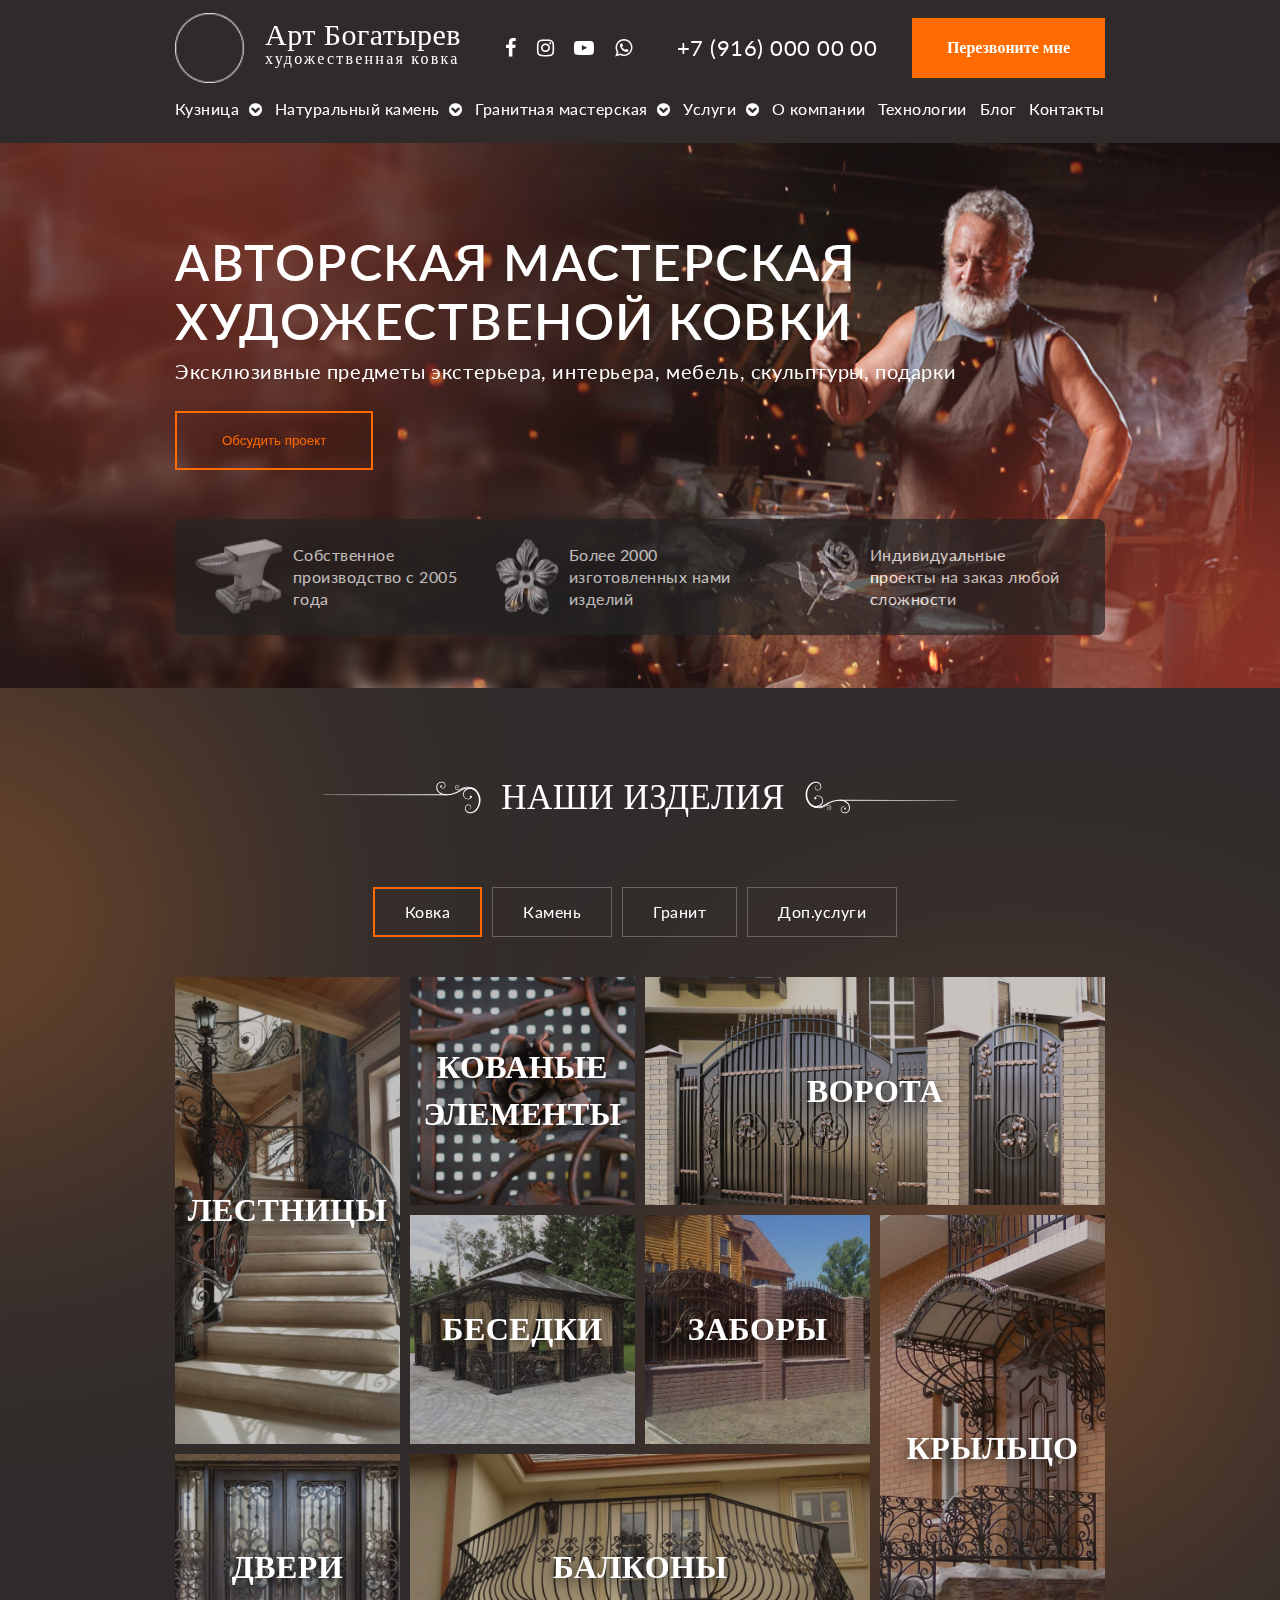
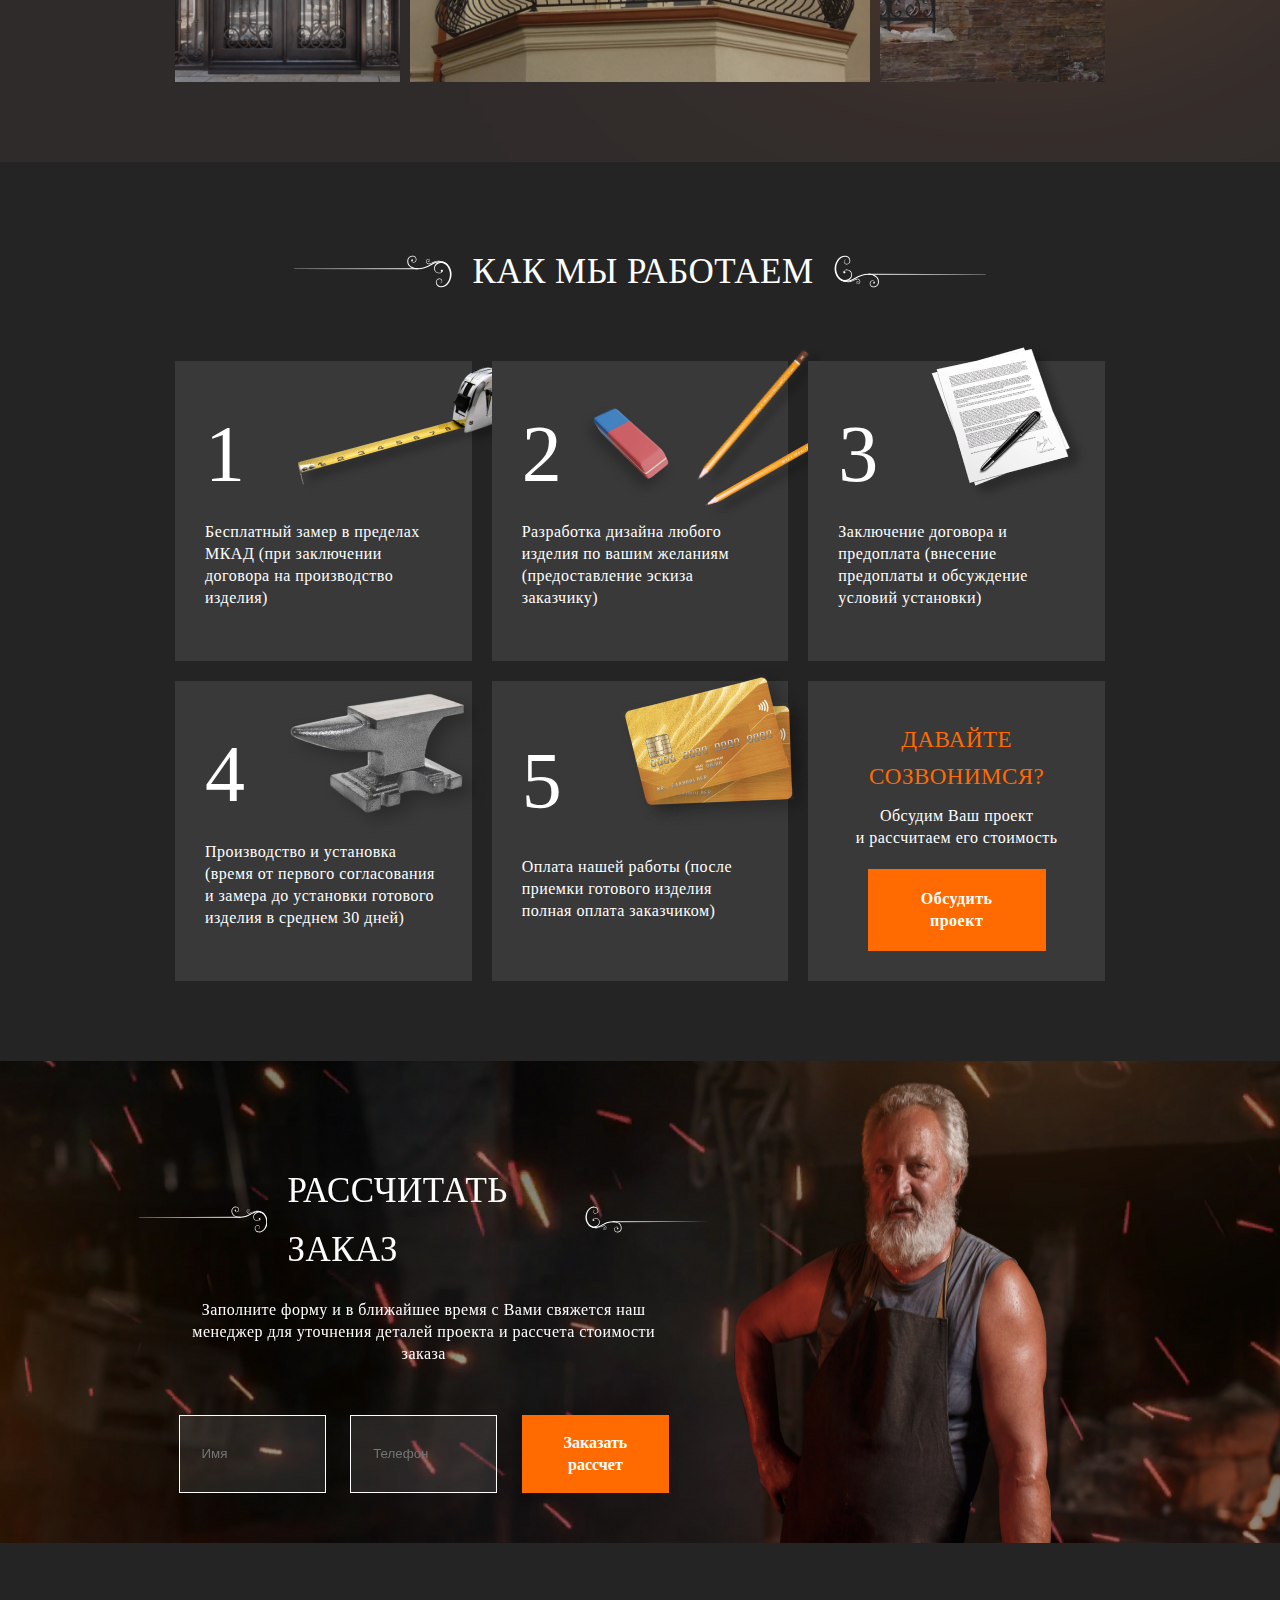
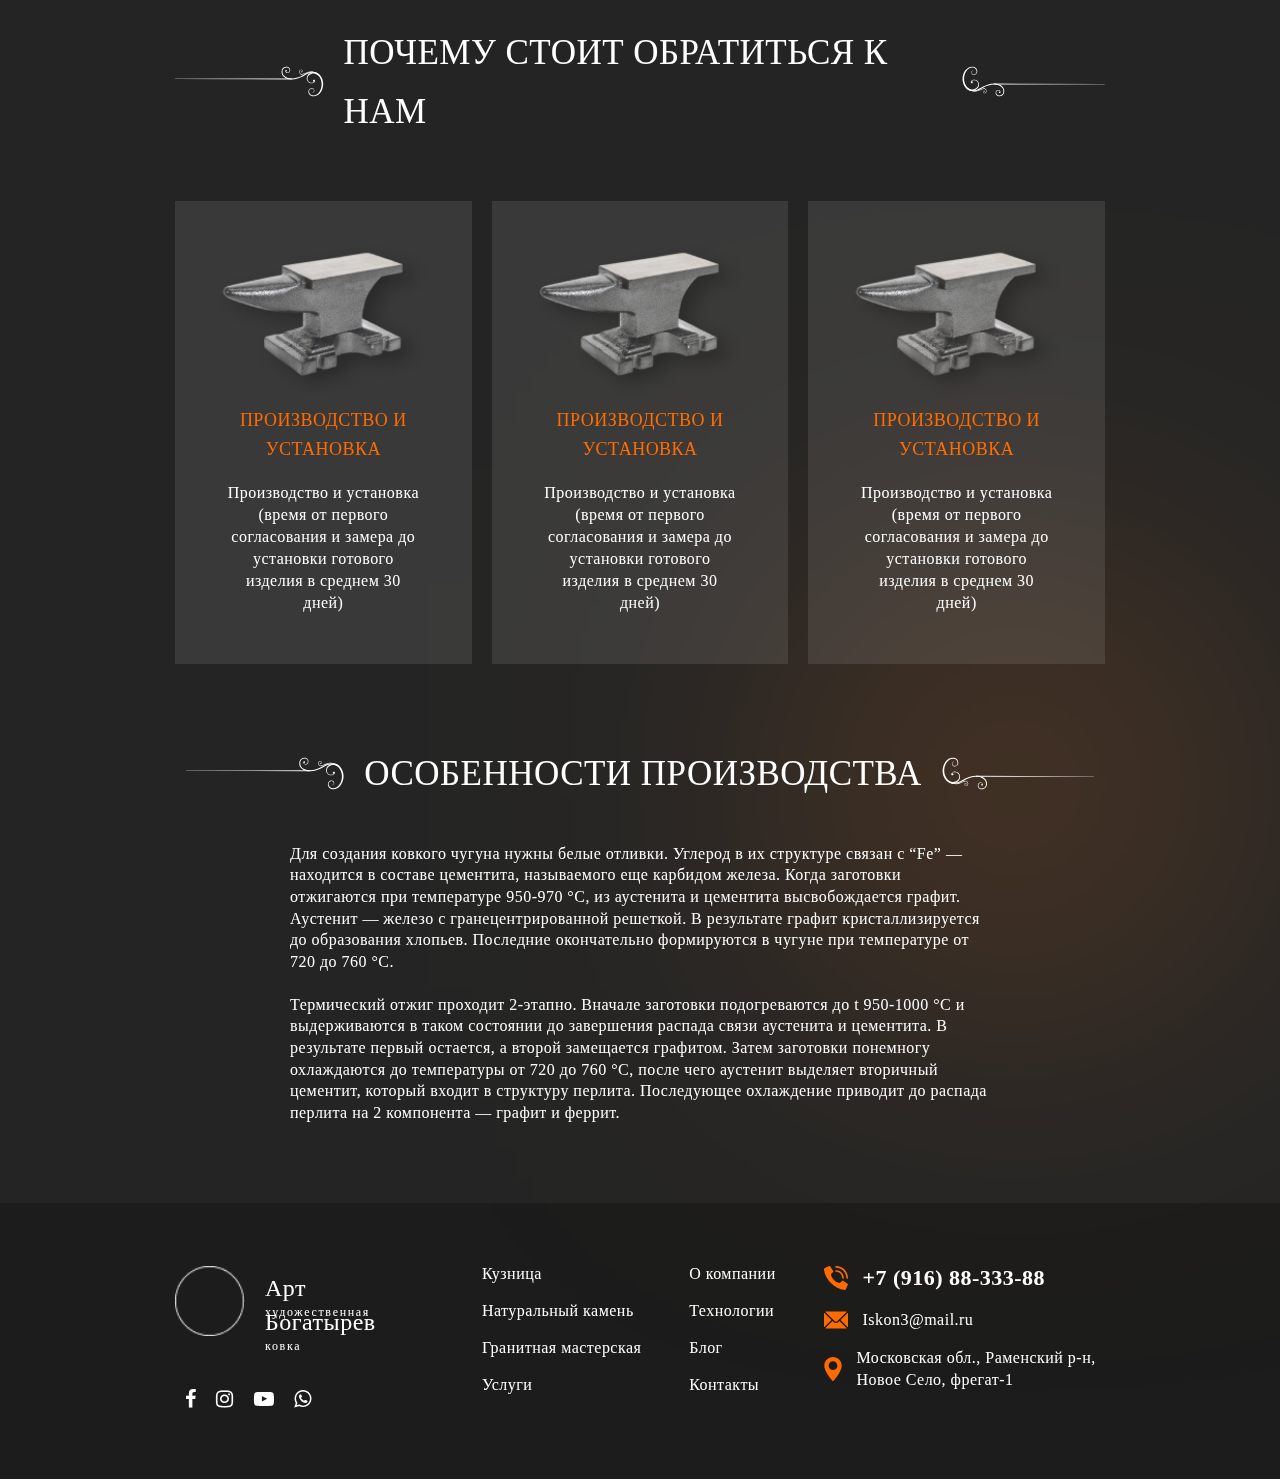
<file: index.html>
<!DOCTYPE html>
<html lang="RU_ru">
  <head>
    <meta charset="UTF-8" />
    <meta http-equiv="X-UA-Compatible" content="IE=edge" />
    <meta name="viewport" content="width=device-width, initial-scale=1.0" />
    <title>Ковка</title>
    <meta name="description" content="Художественная ковка на заказ">
    <!-- font-assistant -->

    <link rel="preconnect" href="https://fonts.googleapis.com">
    <link rel="preconnect" href="https://fonts.gstatic.com" crossorigin>
    <link href="https://fonts.googleapis.com/css2?family=Comfortaa&family=Lato&display=swap" rel="stylesheet">
    <!-- STYLES -->
    <link rel="stylesheet" href="fonts/font-awesome-4.7.0/css/font-awesome.css">
    <link rel="stylesheet" href="css/style.css" />
  </head>

  <body>
    <header class="header">
      <div class="container">
        <div class="header__wrapper d-flex">
          <!-- content -->
          <div class="header-item d-flex">
            <a href="#" class="header-item__logo d-flex">
               <img src="img/Ellipse 1.png" alt="логотип">
               <h1>Арт Богатырев <br>
                  <span>художественная ковка</span>
               </h1>
            </a>
            <div class="social-flex-wrap">
              <a href="#"><i class="fa fa-facebook" aria-hidden="true"></i></a>
              <a href="#"><i class="fa fa-instagram" aria-hidden="true"></i></a>
              <a href="#"><i class="fa fa-youtube-play" aria-hidden="true"></i></a>
              <a href="#"><i class="fa fa-whatsapp" aria-hidden="true"></i></a>
            </div>
            <a class="headr-tel" href="#">+7 (916) 000 00 00</a>
            <button class="btn-call-back">Перезвоните мне</button>
          </div>
          <div class="header-item d-flex">
            <nav class="header-item__nav">
               <input type="checkbox" class="menu-checkbox" id="menu-checkbox">
               <label for="menu-checkbox" class="menu-checkbox-label" >
                  <i class="fa fa-bars" aria-hidden="true"></i>
                  <span>MENU</span>
               </label>
              <ul class="header-item-nav__list d-flex">
               <input type="checkbox" class="menu-checkbox" id="menu-checkbox">
               <label for="menu-checkbox" class="menu-checkbox-label-clos" >
                  <i class="fa fa-times" aria-hidden="true"></i>
               </label>
                  <li>
                     <a href="#">Кузница
                        <i class="fa fa-chevron-circle-down" aria-hidden="true"></i>
                     </a>
                     <ol>
                        <li><a href="#">item1</a></li>
                        <li><a href="#">item2</a></li>
                        <li><a href="#">item3</a></li>
                        <li><a href="#">item4</a></li>
                        <li><a href="#">item5</a></li>
                        <li><a href="#">item6</a></li>
                     </ol>
                  </li>
                  <li>
                     <a href="#">Натуральный камень
                        <i class="fa fa-chevron-circle-down" aria-hidden="true"></i>
                     </a>
                     <ol>
                        <li><a href="#">item1</a></li>
                        <li><a href="#">item2</a></li>
                        <li><a href="#">item3</a></li>
                        <li><a href="#">item4</a></li>
                        <li><a href="#">item5</a></li>
                        <li><a href="#">item6</a></li>
                     </ol>
                  </li>
                  <li>
                     <a href="#">Гранитная мастерская
                        <i class="fa fa-chevron-circle-down" aria-hidden="true"></i>
                     </a>
                     <ol>
                        <li><a href="#">item1</a></li>
                        <li><a href="#">item2</a></li>
                        <li><a href="#">item3</a></li>
                        <li><a href="#">item4</a></li>
                        <li><a href="#">item5</a></li>
                        <li><a href="#">item6</a></li>
                     </ol>
                  </li>
                  <li>
                     <a href="#services">Услуги
                        <i class="fa fa-chevron-circle-down" aria-hidden="true"></i>
                     </a>
                     <ol>
                        <li><a href="#">item1</a></li>
                        <li><a href="#">item2</a></li>
                        <li><a href="#">item3</a></li>
                        <li><a href="#">item4</a></li>
                        <li><a href="#">item5</a></li>
                        <li><a href="#">item6</a></li>
                     </ol>
                  </li>
                  <li><a href="#about">О компании</a>
                  </li>               
                  <li><a href="#">Технологии</a></li>
                  <li><a href="#">Блог</a></li>
                  <li><a href="#contacts">Контакты</a></li>
              </ul>
            </nav>
          </div>
          <!-- /content -->
        </div>
      </div>
    </header>

    <section class="top-banner" id="about">
      <div class="container">
        <div class="top-banner__wrapper">
          <h1 class="top-banner-title">Авторская мастерская<br>художественой ковки</h1>
          <p class="tagline-title">Эксклюзивные предметы экстерьера, интерьера, мебель, скульптуры, подарки </p>
          <button class="top-banner-btn">Обсудить проект</button>
          <div class="banner-adv-flex-box">
            <div class="adv-item">
              <img src="img/ANV11-removebg-preview 1.png">
              <p class="adv-item-title">Собственное производство с 2005 года</p>
            </div>
            <div class="adv-item">
              <img src="img/125620_0-removebg-preview 1.png">
              <p class="adv-item-title">Более 2000 изготовленных нами изделий</p>
            </div>
            <div class="adv-item">
              <img src="img/c14e8a38c89c6a857ed8f850cfwu--tsvety-i-floristika-kovanaya-roza-s-podstavkoj-removebg-preview 1.png">
              <p class="adv-item-title">Индивидуальные проекты на заказ любой сложности</p>
            </div>
          </div>
        </div>          
      </div>
    </section>

    <section class="services" id="services">
      <div class="container">
         <div class="services-title-head">
            <svg width="158" height="33" viewBox="0 0 158 33" fill="none" xmlns="http://www.w3.org/2000/svg">
               <path d="M148.727 16.3674C148.346 17.0781 147.712 17.6873 146.95 18.0173C146.188 18.3473 145.325 18.4488 144.513 18.3219C143.701 18.2204 142.889 17.9158 142.203 17.4335C141.518 16.9512 140.934 16.2912 140.579 15.5297C140.401 15.1489 140.274 14.7428 140.172 14.3112C140.096 13.9051 140.045 13.4735 140.071 13.042C140.096 12.2043 140.299 11.3413 140.68 10.5797C141.467 9.03128 142.863 7.88897 144.437 7.27975C146.011 6.64514 147.788 6.49282 149.463 6.87359C151.164 7.22897 152.712 8.16821 153.88 9.38666C155.073 10.6305 155.911 12.1028 156.495 13.6512C156.774 14.4381 157.002 15.2251 157.18 16.012C157.281 16.4181 157.332 16.7989 157.408 17.205C157.485 17.6112 157.51 18.0427 157.535 18.4489C157.637 20.1242 157.434 21.7742 157.002 23.3481C156.571 24.9219 155.911 26.4449 154.971 27.8157C154.058 29.1864 152.839 30.4049 151.367 31.2172C149.895 32.0549 148.168 32.4103 146.518 32.258C145.655 32.1818 144.818 31.8772 144.082 31.4203C143.371 30.938 142.762 30.278 142.381 29.4911C142 28.7295 141.822 27.8665 141.873 27.0034C141.899 26.5719 142 26.1403 142.152 25.7342C142.33 25.328 142.559 24.9726 142.863 24.6426C143.472 24.008 144.285 23.6273 145.148 23.5511C145.351 23.5258 145.579 23.5258 145.782 23.5511C145.884 23.5511 145.985 23.5765 146.112 23.6019C146.214 23.6273 146.315 23.6526 146.417 23.678C146.823 23.8303 147.204 24.0588 147.508 24.3634C148.118 24.998 148.346 25.9119 148.118 26.7496C147.991 27.1557 147.762 27.5365 147.432 27.8157C147.102 28.0949 146.671 28.2219 146.239 28.2219C146.163 28.2219 146.112 28.1711 146.112 28.0949C146.112 28.0188 146.163 27.968 146.239 27.968C146.595 27.968 146.95 27.8157 147.229 27.5872C147.508 27.3588 147.686 27.0288 147.762 26.6734C147.915 25.9626 147.686 25.2011 147.153 24.7188C146.899 24.465 146.595 24.2873 146.239 24.1857C145.909 24.0842 145.529 24.0842 145.173 24.135C144.462 24.2365 143.802 24.5919 143.32 25.0996C142.838 25.6327 142.584 26.318 142.584 27.0288C142.559 27.7395 142.736 28.4757 143.092 29.0849C143.422 29.7195 143.955 30.2272 144.539 30.608C145.148 30.9888 145.833 31.1918 146.518 31.2426C147.991 31.3441 149.463 30.9634 150.707 30.2018C151.951 29.4403 152.992 28.3488 153.778 27.0796C154.591 25.8357 155.149 24.4142 155.505 22.9673C155.86 21.5204 156.012 19.9973 155.885 18.525C155.86 18.1696 155.809 17.7889 155.758 17.4335C155.682 17.0527 155.606 16.6973 155.53 16.3166C155.352 15.5804 155.149 14.8697 154.87 14.1843C154.337 12.7882 153.601 11.4935 152.585 10.4782C152.332 10.2243 152.078 9.97048 151.798 9.76741C151.519 9.53895 151.24 9.3359 150.935 9.15821C150.631 8.98051 150.326 8.8282 149.996 8.6759C149.666 8.52359 149.336 8.42205 149.006 8.32052C147.635 7.93975 146.138 7.96512 144.767 8.42204C143.396 8.87896 142.178 9.79279 141.467 11.0366C141.112 11.6458 140.909 12.3566 140.858 13.0674C140.807 13.7781 140.909 14.5397 141.188 15.1997C141.721 16.545 143.041 17.535 144.513 17.7889C145.249 17.9158 146.011 17.8904 146.722 17.6112C147.407 17.3573 148.016 16.8496 148.397 16.1896C148.448 16.1135 148.524 16.0881 148.6 16.1389C148.727 16.2151 148.752 16.2912 148.727 16.3674Z" fill="white"/>
               <path d="M152.712 10.0466C152.636 9.94504 152.535 9.81812 152.408 9.69119C152.306 9.56427 152.179 9.46272 152.052 9.36118C151.824 9.13272 151.57 8.92968 151.291 8.75198C150.758 8.37122 150.174 8.0666 149.565 7.83815C148.955 7.60969 148.321 7.45737 147.661 7.35584C147.001 7.27968 146.341 7.2543 145.681 7.27969C145.021 7.30507 144.361 7.43199 143.701 7.55892C143.041 7.71122 142.406 7.88892 141.772 8.11737C140.502 8.57429 139.284 9.15813 138.091 9.81812L136.289 10.8589C135.984 11.0366 135.654 11.1889 135.349 11.3666C135.045 11.5443 134.715 11.6965 134.385 11.8235C133.09 12.4327 131.77 12.9404 130.399 13.3212C127.683 14.1081 124.79 14.4635 121.921 14.1335C120.5 13.9558 119.078 13.575 117.758 12.9658C117.098 12.6358 116.463 12.2804 115.905 11.7981C115.347 11.3158 114.813 10.7827 114.407 10.1735C113.57 8.92967 113.189 7.38123 113.29 5.93432L113.316 5.65509L113.367 5.37586L113.443 4.84277C113.493 4.66508 113.519 4.462 113.57 4.28431C113.646 4.10662 113.697 3.92895 113.773 3.75126C114.077 3.06588 114.534 2.43126 115.118 1.94895C116.26 0.933579 117.86 0.52745 119.332 0.781294C120.093 0.908216 120.804 1.28895 121.337 1.82202C121.616 2.10125 121.845 2.40587 122.023 2.73586C122.2 3.06586 122.327 3.44666 122.403 3.80204C122.48 4.18281 122.48 4.56356 122.454 4.94433C122.403 5.32509 122.302 5.70584 122.124 6.03584C121.769 6.72122 121.109 7.25428 120.373 7.45736C119.992 7.55889 119.611 7.58428 119.23 7.53351C118.85 7.48274 118.469 7.33044 118.164 7.10198C117.53 6.61967 117.225 5.78201 117.403 5.02048C117.428 4.89356 117.53 4.84277 117.657 4.84277C117.758 4.86815 117.834 4.96971 117.834 5.09663C117.733 5.70585 117.987 6.36585 118.469 6.72123C118.723 6.89892 119.002 7.00047 119.306 7.05124C119.611 7.07662 119.941 7.05124 120.22 6.97509C120.804 6.7974 121.337 6.36584 121.591 5.80739C121.87 5.27432 121.896 4.58894 121.769 3.97971C121.693 3.6751 121.591 3.37047 121.439 3.09124C121.287 2.81201 121.083 2.58357 120.855 2.35511C120.398 1.92358 119.814 1.64437 119.205 1.54283C117.936 1.33976 116.59 1.72049 115.677 2.58356C115.194 3.0151 114.839 3.5228 114.585 4.10664C114.509 4.25895 114.483 4.41123 114.433 4.56354C114.382 4.71585 114.357 4.86817 114.331 5.02048L114.28 5.50279L114.255 5.75661V6.01047C114.179 7.30507 114.534 8.59968 115.27 9.66582C116.007 10.732 117.073 11.5189 118.266 12.1027C119.459 12.6612 120.779 12.9912 122.099 13.1435C124.764 13.4227 127.506 13.0673 130.12 12.2804C131.415 11.8996 132.684 11.392 133.928 10.8081C134.233 10.6558 134.537 10.5289 134.842 10.3512C135.146 10.1989 135.451 10.0466 135.756 9.8689L137.558 8.82813C138.802 8.14276 140.071 7.50813 141.442 7.02583C142.127 6.79737 142.812 6.5943 143.523 6.442C144.234 6.31508 144.945 6.18815 145.681 6.16277C148.575 5.98508 151.697 7.07661 153.499 9.53889C153.652 9.74197 153.601 10.0466 153.398 10.1989C153.195 10.3512 152.89 10.3004 152.738 10.0974L152.712 10.0466Z" fill="white"/>
               <path d="M133.979 6.3912C134.131 6.61966 134.41 6.77199 134.689 6.77199C134.969 6.77199 135.223 6.59429 135.375 6.36583C135.527 6.13737 135.603 5.85815 135.578 5.57892C135.553 5.29969 135.426 5.04583 135.248 4.84275C134.893 4.41122 134.283 4.23355 133.776 4.38585C133.522 4.46201 133.293 4.61432 133.09 4.79201C132.887 4.99509 132.735 5.22352 132.633 5.47736C132.43 5.98505 132.405 6.59427 132.608 7.10196C132.633 7.17811 132.659 7.2289 132.684 7.27967C132.709 7.33044 132.76 7.40657 132.786 7.45734C132.862 7.58426 132.963 7.6858 133.039 7.81272C133.116 7.93964 133.243 8.01582 133.319 8.11736C133.42 8.21889 133.547 8.29502 133.649 8.37118C134.106 8.65041 134.664 8.7012 135.248 8.59967C135.806 8.49813 136.39 8.26967 136.949 8.04121C138.066 7.5589 139.183 7.00044 140.35 6.56891C141.518 6.16276 142.762 5.83276 144.031 5.80737C144.666 5.7566 145.3 5.83274 145.909 5.90889C146.214 5.95966 146.544 6.01045 146.849 6.0866C147.153 6.18814 147.458 6.23891 147.762 6.36583C148.955 6.77198 150.072 7.35582 151.088 8.06658C151.189 8.14273 151.215 8.26964 151.139 8.37118C151.062 8.47272 150.935 8.49811 150.834 8.42196C149.819 7.76196 148.727 7.20352 147.585 6.84814C147.305 6.7466 147.001 6.69584 146.722 6.61969C146.417 6.54354 146.138 6.51813 145.833 6.44198C145.249 6.36583 144.64 6.31506 144.031 6.36583C142.838 6.4166 141.67 6.72122 140.528 7.12737C139.386 7.53352 138.294 8.06657 137.152 8.57426C136.568 8.80272 135.984 9.05659 135.349 9.15813C135.197 9.18351 135.019 9.20887 134.867 9.20887H134.613L134.359 9.1835C134.182 9.1835 134.029 9.10734 133.852 9.05657C133.699 9.0058 133.547 8.90427 133.395 8.82812C133.268 8.72658 133.116 8.62503 132.989 8.49811C132.887 8.37119 132.76 8.26966 132.659 8.11736C132.557 7.99044 132.456 7.8635 132.379 7.7112C132.329 7.63505 132.303 7.5589 132.253 7.48275C132.227 7.4066 132.176 7.33045 132.151 7.2543C131.923 6.61969 131.923 5.88351 132.202 5.27428C132.329 4.96967 132.532 4.69046 132.786 4.462C133.039 4.23354 133.344 4.03048 133.674 3.95432C134.004 3.87817 134.359 3.90353 134.689 4.00506C135.019 4.13199 135.299 4.3097 135.527 4.58893C135.756 4.84278 135.883 5.17276 135.908 5.52814C135.933 5.85814 135.806 6.21351 135.603 6.46735C135.502 6.59427 135.375 6.69582 135.223 6.79736C135.07 6.87351 134.893 6.92429 134.715 6.92429C134.359 6.92429 134.055 6.72122 133.877 6.41661C133.852 6.39123 133.877 6.34043 133.903 6.31505C133.928 6.34043 133.953 6.34043 133.979 6.3912Z" fill="white"/>
               <path d="M123.927 14.2857L0.12693 13.905C0.0507765 13.905 0 13.8542 0 13.7781C0 13.7019 0.0507765 13.6511 0.12693 13.6511L123.927 13.2704C124.206 13.2704 124.434 13.4988 124.46 13.7781C124.46 14.0319 124.231 14.2857 123.927 14.2857C123.952 14.2857 123.952 14.2857 123.927 14.2857Z" fill="white"/>
               <path d="M119.053 5.14734C119.053 5.60426 118.697 5.95962 118.24 5.95962C117.783 5.95962 117.428 5.60426 117.428 5.14734C117.428 4.69042 117.783 4.33502 118.24 4.33502C118.697 4.33502 119.053 4.71581 119.053 5.14734Z" fill="white"/>
               <path d="M134.842 6.16273C134.842 6.46734 134.613 6.69582 134.309 6.69582C134.004 6.69582 133.776 6.46734 133.776 6.16273C133.776 5.85812 134.004 5.62964 134.309 5.62964C134.588 5.62964 134.842 5.8835 134.842 6.16273Z" fill="white"/>
               <path d="M147.839 16.875C148.441 16.875 148.93 16.3862 148.93 15.7834C148.93 15.1806 148.441 14.6919 147.839 14.6919C147.236 14.6919 146.747 15.1806 146.747 15.7834C146.747 16.3862 147.236 16.875 147.839 16.875Z" fill="white"/>
               </svg>
            <h2 class="services-title-head-title">Наши изделия</h2>
            <svg width="152" height="33" viewBox="0 0 152 33" fill="none" xmlns="http://www.w3.org/2000/svg">
               <path d="M9.72523 16.7928C10.106 16.1328 10.7152 15.6505 11.4006 15.3713C12.086 15.1174 12.8729 15.0667 13.609 15.1936C15.0813 15.4475 16.3759 16.4628 16.9344 17.7828C17.2136 18.4428 17.2898 19.179 17.2644 19.9151C17.2136 20.6259 17.0105 21.3366 16.6552 21.9458C15.9444 23.1897 14.7005 24.1035 13.3552 24.5604C11.9844 25.0174 10.4867 25.0427 9.11599 24.662C8.78599 24.5604 8.43062 24.4589 8.126 24.3066C7.79601 24.1543 7.49141 24.002 7.18679 23.8243C6.88218 23.6466 6.60296 23.4435 6.32373 23.215C6.04451 22.9866 5.79063 22.7581 5.53679 22.5043C4.5468 21.4635 3.78528 20.1689 3.25221 18.7982C2.97298 18.1128 2.76992 17.3767 2.59223 16.6659C2.51608 16.3105 2.43989 15.9298 2.36374 15.549C2.31297 15.1936 2.26223 14.8128 2.23685 14.4574C2.10993 12.9851 2.26222 11.4875 2.6176 10.0152C2.97298 8.56827 3.5568 7.14675 4.34372 5.90292C5.13063 4.65908 6.17141 3.54218 7.41524 2.78065C8.65908 2.01912 10.1314 1.63835 11.6036 1.73988C12.3144 1.76527 12.9998 1.99373 13.5837 2.37449C14.1675 2.75526 14.7006 3.26296 15.0306 3.89757C15.3859 4.5068 15.5636 5.24294 15.5382 5.9537C15.5382 6.66446 15.2844 7.34982 14.8021 7.8829C14.3452 8.41597 13.6598 8.77136 12.9491 8.84752C12.5937 8.89828 12.2129 8.89827 11.8829 8.79674C11.5529 8.6952 11.2229 8.51749 10.969 8.26365C10.4614 7.78134 10.2075 6.99446 10.3598 6.30908C10.436 5.9537 10.639 5.6237 10.8929 5.39524C11.1721 5.16678 11.5021 5.01445 11.8829 5.01445C11.959 5.01445 12.0098 4.96371 12.0098 4.88756C12.0098 4.81141 11.959 4.76063 11.8829 4.76063C11.4513 4.76063 11.0198 4.88756 10.6898 5.16679C10.3598 5.44602 10.1314 5.82678 10.0045 6.23293C9.776 7.07061 10.0298 7.98442 10.6137 8.61903C10.9183 8.94902 11.2991 9.17749 11.7052 9.30441C11.8067 9.3298 11.9083 9.35518 12.0098 9.38057C12.1113 9.40595 12.2383 9.43134 12.3398 9.43134C12.5429 9.45673 12.7714 9.45673 12.9744 9.43134C13.8375 9.35519 14.6498 8.97445 15.259 8.33984C15.5636 8.03522 15.8175 7.65444 15.9698 7.24829C16.1475 6.84214 16.249 6.4106 16.249 5.97907C16.2998 5.116 16.1221 4.25294 15.7413 3.49141C15.3605 2.72988 14.7767 2.04448 14.0406 1.56218C13.3298 1.07987 12.4667 0.775293 11.6036 0.724525C9.95366 0.57222 8.20217 0.92757 6.75526 1.76525C5.28297 2.60294 4.08991 3.79603 3.15069 5.16679C2.23685 6.53755 1.55147 8.06059 1.11993 9.63442C0.688398 11.2083 0.485306 12.8836 0.586843 14.5336C0.612228 14.9397 0.663004 15.3713 0.713773 15.7774C0.789926 16.1836 0.86607 16.5897 0.942223 16.9705C1.11991 17.7574 1.34838 18.5697 1.62761 19.3312C2.21145 20.8797 3.04913 22.3774 4.2422 23.5958C5.40988 24.8143 6.98372 25.7535 8.65909 26.1089C10.3345 26.4897 12.1114 26.3373 13.6852 25.7027C15.259 25.0681 16.6805 23.9258 17.4421 22.4028C17.8228 21.6412 18.0259 20.7782 18.0513 19.9405C18.0513 19.5089 18.0259 19.1028 17.9497 18.6713C17.8736 18.2651 17.7467 17.8336 17.5436 17.4528C17.1629 16.6913 16.6044 16.0313 15.919 15.549C15.2336 15.0667 14.4213 14.7621 13.609 14.6605C12.7967 14.559 11.9337 14.6351 11.1721 14.9651C10.4106 15.2951 9.77599 15.879 9.39522 16.6151C9.36984 16.6913 9.39523 16.7674 9.446 16.8182C9.59831 16.869 9.69985 16.8436 9.72523 16.7928Z" fill="white"/>
               <path d="M4.72442 23.469C6.5521 25.9566 9.649 27.0228 12.5428 26.8451C13.279 26.8197 13.9897 26.6928 14.7005 26.5658C15.4112 26.4135 16.0966 26.2359 16.782 25.982C18.1274 25.4997 19.422 24.8905 20.6658 24.1797L22.4681 23.1389C22.7727 22.9613 23.0773 22.809 23.3819 22.6567C23.6865 22.5044 23.9911 22.352 24.2957 22.1997C25.5396 21.6159 26.7834 21.1082 28.1034 20.7274C30.6926 19.9405 33.4341 19.5851 36.1249 19.8644C37.4702 20.0167 38.7649 20.3467 39.9579 20.9051C41.151 21.4636 42.2171 22.2759 42.9533 23.342C43.6894 24.3828 44.0448 25.6774 43.9686 26.9974V27.2512L43.9433 27.5051L43.8925 27.9874C43.8671 28.1397 43.8163 28.292 43.791 28.4443C43.7402 28.5966 43.6894 28.7489 43.6387 28.9012C43.3848 29.485 43.0294 30.0181 42.5471 30.4243C41.6079 31.2874 40.2625 31.6681 39.0187 31.465C38.4095 31.3635 37.8256 31.0843 37.3687 30.6527C37.1403 30.4497 36.9372 30.1958 36.7849 29.9166C36.6326 29.6374 36.531 29.3581 36.4549 29.0281C36.328 28.4189 36.3533 27.7335 36.6326 27.2005C36.9118 26.642 37.4195 26.2104 38.0033 26.0328C38.3079 25.9312 38.6126 25.9058 38.9172 25.9566C39.2218 25.982 39.501 26.0835 39.7549 26.2866C40.2372 26.642 40.5164 27.302 40.3895 27.9112C40.3641 28.0381 40.4402 28.1397 40.5671 28.1651C40.6687 28.1905 40.7956 28.1143 40.821 27.9874C40.9733 27.2258 40.6687 26.3882 40.0595 25.9059C39.7548 25.652 39.3741 25.4997 38.9933 25.4743C38.6126 25.4236 38.2318 25.449 37.851 25.5505C37.1149 25.7536 36.4549 26.2612 36.0995 26.972C35.9218 27.302 35.8203 27.7081 35.7695 28.0635C35.7441 28.4443 35.7441 28.825 35.8203 29.2058C35.8964 29.5866 36.0233 29.942 36.201 30.272C36.3787 30.602 36.6072 30.9066 36.8864 31.1858C37.4195 31.7189 38.1556 32.0996 38.8918 32.2266C40.3641 32.5058 41.9633 32.0743 43.1056 31.0589C43.664 30.5766 44.1463 29.942 44.4509 29.2566C44.5271 29.0789 44.5779 28.9012 44.654 28.7235C44.7048 28.5458 44.7556 28.3428 44.781 28.1651L44.8571 27.632L44.9079 27.3528L44.9333 27.0735C45.0348 25.6012 44.654 24.0528 43.8163 22.8343C43.4102 22.1997 42.8771 21.6667 42.3187 21.2097C41.7602 20.7274 41.1002 20.372 40.4656 20.042C39.1456 19.4074 37.7241 19.0521 36.3026 18.8744C33.4342 18.5444 30.5657 18.8998 27.8242 19.6867C26.4534 20.0674 25.1335 20.6005 23.8389 21.1844C23.5089 21.3367 23.2042 21.489 22.8742 21.6413C22.5696 21.819 22.2396 21.9713 21.935 22.149L20.1327 23.1897C18.9397 23.8497 17.7212 24.4336 16.452 24.8905C15.8174 25.1189 15.1828 25.2966 14.5228 25.4489C13.8628 25.5759 13.2028 25.7028 12.5428 25.7282C11.8828 25.7535 11.2228 25.7535 10.5628 25.652C9.90284 25.5505 9.26823 25.3982 8.65901 25.1697C8.04978 24.9412 7.46592 24.6366 6.93285 24.2559C6.67901 24.0782 6.39977 23.8751 6.17131 23.6467C6.04439 23.5451 5.94285 23.4182 5.81593 23.3167C5.7144 23.2151 5.58749 23.0628 5.51133 22.9613L5.48596 22.9105C5.33366 22.7074 5.02902 22.6567 4.82594 22.809C4.59748 22.9867 4.57212 23.2659 4.72442 23.469Z" fill="white"/>
               <path d="M24.3211 26.5657C24.1688 26.2865 23.8388 26.0834 23.4835 26.058C23.3058 26.058 23.1281 26.0834 22.9758 26.185C22.8235 26.2611 22.6965 26.388 22.595 26.5149C22.3919 26.7688 22.265 27.1242 22.2904 27.4542C22.2904 27.7842 22.4427 28.1395 22.6711 28.3934C22.8742 28.6472 23.1788 28.8503 23.5088 28.9772C23.8388 29.0787 24.1942 29.1041 24.5242 29.028C24.8542 28.9518 25.1588 28.7488 25.4127 28.5203C25.6665 28.2919 25.8696 28.0126 25.9965 27.708C26.2757 27.0988 26.3011 26.3626 26.0473 25.728C26.0219 25.6519 25.9711 25.5757 25.9457 25.4996C25.9204 25.4234 25.8696 25.3473 25.8188 25.2711C25.7173 25.1442 25.6411 24.9919 25.5396 24.865C25.438 24.738 25.3111 24.6111 25.2096 24.4842C25.0826 24.3572 24.9558 24.2811 24.8035 24.1542C24.6511 24.078 24.4988 23.9765 24.3465 23.9257C24.1688 23.875 24.0165 23.8242 23.8388 23.7988L23.585 23.7734H23.3312C23.1535 23.7734 23.0012 23.7988 22.8488 23.8242C22.2142 23.9257 21.605 24.1796 21.0465 24.408C19.9042 24.8903 18.8127 25.4234 17.6704 25.8549C16.5281 26.2611 15.3605 26.5657 14.1674 26.6165C13.5582 26.6673 12.9743 26.6165 12.3651 26.5403C12.0605 26.4896 11.7813 26.4388 11.4767 26.3626C11.1974 26.2865 10.8928 26.2357 10.6136 26.1342C9.47126 25.7534 8.37974 25.195 7.36436 24.5604C7.26283 24.4842 7.11053 24.535 7.05976 24.6365C6.98361 24.738 7.03439 24.865 7.11054 24.9411C8.12592 25.6519 9.24282 26.2357 10.4359 26.6419C10.7405 26.7434 11.0451 26.8195 11.3497 26.9211C11.6543 26.9972 11.9589 27.048 12.2889 27.0988C12.9235 27.1749 13.5582 27.2257 14.1674 27.2003C15.4366 27.1495 16.6804 26.8449 17.8481 26.4388C19.0158 26.0072 20.1327 25.4488 21.2496 24.9665C21.8081 24.738 22.3665 24.5096 22.9504 24.408C23.5088 24.3065 24.0927 24.3573 24.5496 24.6365C24.6511 24.7127 24.7781 24.7888 24.8796 24.8903C24.9811 24.9919 25.0827 25.0934 25.1588 25.195C25.235 25.3219 25.3365 25.4234 25.4127 25.5503C25.438 25.6011 25.4888 25.6772 25.5142 25.728C25.5396 25.7788 25.565 25.855 25.5904 25.9057C25.7934 26.4134 25.7934 27.0226 25.565 27.5303C25.4634 27.7842 25.3111 28.0126 25.1081 28.2157C24.905 28.4187 24.6765 28.5711 24.4227 28.6218C23.915 28.7741 23.3057 28.5965 22.9504 28.1649C22.7473 27.9619 22.6458 27.708 22.6204 27.4288C22.595 27.1495 22.6712 26.8703 22.8235 26.6419C22.9758 26.4134 23.2296 26.2357 23.5088 26.2357C23.7881 26.2357 24.0673 26.3626 24.2196 26.6165C24.245 26.6419 24.2704 26.6672 24.3211 26.6419C24.3465 26.6165 24.3465 26.5911 24.3211 26.5657Z" fill="white"/>
               <path d="M34.2719 19.7628L151.751 19.382C151.827 19.382 151.878 19.3312 151.878 19.255C151.878 19.1789 151.827 19.1281 151.751 19.1281L34.2719 18.7474C33.9926 18.7474 33.7642 18.9758 33.7388 19.255C33.7388 19.5343 33.9672 19.7628 34.2719 19.7628C34.2465 19.7628 34.2719 19.7628 34.2719 19.7628Z" fill="white"/>
               <path d="M39.1457 27.8604C39.1457 27.4035 39.5011 27.0481 39.958 27.0481C40.4149 27.0481 40.7703 27.4035 40.7703 27.8604C40.7703 28.3173 40.4149 28.6727 39.958 28.6727C39.5011 28.6727 39.1457 28.2919 39.1457 27.8604Z" fill="white"/>
               <path d="M23.3567 26.845C23.3567 26.5404 23.5852 26.3119 23.8898 26.3119C24.1944 26.3119 24.4228 26.5404 24.4228 26.845C24.4228 27.1496 24.1944 27.3781 23.8898 27.3781C23.6106 27.3781 23.3567 27.1243 23.3567 26.845Z" fill="white"/>
               <path d="M10.3599 16.1328C10.9628 16.1328 11.4514 16.6215 11.4514 17.2243C11.4514 17.8272 10.9628 18.3159 10.3599 18.3159C9.75709 18.3159 9.26837 17.8272 9.26837 17.2243C9.26837 16.6215 9.75709 16.1328 10.3599 16.1328Z" fill="white"/>
               </svg>
         </div>
         <div class="services__wrapper">
            <div class="services-background-1"></div>
            <div class="services-background-2"></div>
            <div class="wrap">
               <ul class="tabsmenu">
                  <li class="active">Ковка</li>
                  <li>Камень</li>
                  <li>Гранит</li>
                  <li>Доп.услуги</li>
               </ul>
            <div class="tab-cont">
               <div class="tab-cont-box-1">
                  <!--ковка-->
                  <a class="tab-cont-item-1" href="#">
                     <img src="img/tab-cont-lesn.png" alt="лестницы">
                     <div>
                        <h3>Лестницы</h3>
                     </div>
                     
                  </a>
                  <a class="tab-cont-item-2" href="#">
                     <img src="img/tab-cont-covEl.png" alt="кованые элементы">
                     <div>
                        <h3>Кованые
                        элементы</h3>
                     </div>
                  </a>
                  <a class="tab-cont-item-3" href="#">
                     <img src="img/tab-cont-vorot.png" alt="ворота">
                     <div>
                        <h3>Ворота</h3>
                     </div>
                  </a>
                  <a class="tab-cont-item-4" href="#">
                     <img src="img/tab-cont-besed.png" alt="беседки">
                     <div>
                        <h3>Беседки</h3>
                     </div>
                  </a>
                  <a class="tab-cont-item-5" href="#">
                     <img src="img/tab-cont-zabor.png" alt="заборы">
                     <div>
                        <h3>Заборы</h3>
                     </div>
                  </a>
                  <a class="tab-cont-item-6" href="#">
                     <img src="img/tab-cont-krilco.png" alt="крыльцо">
                     <div>
                        <h3>Крыльцо</h3>
                     </div>
                  </a>
                  <a class="tab-cont-item-7" href="#">
                     <img src="img/tab-cont-dveri.png" alt="двери">
                     <div>
                        <h3>Двери</h3>
                     </div>
                  </a>
                  <a class="tab-cont-item-8" href="#">
                     <img src="img/tab-cont-balkon.png" alt="балконы">
                     <div>
                        <h3>Балконы</h3>
                     </div>
                  </a>
               </div>
               <div class="tab-cont-box-2" hidden>
                  <!--камень-->
                  <a class="tab-cont-item-1" href="#">
                     <img src="img/tab-cont-lesn.png" alt="лестницы">
                     <div>
                        <h3>камень</h3>
                     </div>
                     
                  </a>
                  <a class="tab-cont-item-2" href="#">
                     <img src="img/tab-cont-covEl.png" alt="кованые элементы">
                     <div>
                        <h3>камень</h3>
                     </div>
                  </a>
                  <a class="tab-cont-item-3" href="#">
                     <img src="img/tab-cont-vorot.png" alt="ворота">
                     <div>
                        <h3>камень</h3>
                     </div>
                  </a>
                  <a class="tab-cont-item-4" href="#">
                     <img src="img/tab-cont-besed.png" alt="беседки">
                     <div>
                        <h3>камень</h3>
                     </div>
                  </a>
                  <a class="tab-cont-item-5" href="#">
                     <img src="img/tab-cont-zabor.png" alt="заборы">
                     <div>
                        <h3>камень</h3>
                     </div>
                  </a>
                  <a class="tab-cont-item-6" href="#">
                     <img src="img/tab-cont-krilco.png" alt="крыльцо">
                     <div>
                        <h3>камень</h3>
                     </div>
                  </a>
                  <a class="tab-cont-item-7" href="#">
                     <img src="img/tab-cont-dveri.png" alt="двери">
                     <div>
                        <h3>камень</h3>
                     </div>
                  </a>
                  <a class="tab-cont-item-8" href="#">
                     <img src="img/tab-cont-balkon.png" alt="балконы">
                     <div>
                        <h3>камень</h3>
                     </div>
                  </a>
               </div>
               <div class="tab-cont-box-3" hidden>
                  <!--гранит-->
                  <a class="tab-cont-item-1" href="#">
                     <img src="img/tab-cont-lesn.png" alt="лестницы">
                     <div>
                        <h3>гранит</h3>
                     </div>
                     
                  </a>
                  <a class="tab-cont-item-2" href="#">
                     <img src="img/tab-cont-covEl.png" alt="кованые элементы">
                     <div>
                        <h3>гранит</h3>
                     </div>
                  </a>
                  <a class="tab-cont-item-3" href="#">
                     <img src="img/tab-cont-vorot.png" alt="ворота">
                     <div>
                        <h3>гранит</h3>
                     </div>
                  </a>
                  <a class="tab-cont-item-4" href="#">
                     <img src="img/tab-cont-besed.png" alt="беседки">
                     <div>
                        <h3>гранит</h3>
                     </div>
                  </a>
                  <a class="tab-cont-item-5" href="#">
                     <img src="img/tab-cont-zabor.png" alt="заборы">
                     <div>
                        <h3>гранит</h3>
                     </div>
                  </a>
                  <a class="tab-cont-item-6" href="#">
                     <img src="img/tab-cont-krilco.png" alt="крыльцо">
                     <div>
                        <h3>гранит</h3>
                     </div>
                  </a>
                  <a class="tab-cont-item-7" href="#">
                     <img src="img/tab-cont-dveri.png" alt="двери">
                     <div>
                        <h3>гранит</h3>
                     </div>
                  </a>
                  <a class="tab-cont-item-8" href="#">
                     <img src="img/tab-cont-balkon.png" alt="балконы">
                     <div>
                        <h3>гранит</h3>
                     </div>
                  </a>
               </div>
               <div class="tab-cont-box-4" hidden>
                  <!--доп.услуги-->
                  <a class="tab-cont-item-1" href="#">
                     <img src="img/tab-cont-lesn.png" alt="лестницы">
                     <div>
                        <h3>доп.услуги</h3>
                     </div>
                     
                  </a>
                  <a class="tab-cont-item-2" href="#">
                     <img src="img/tab-cont-covEl.png" alt="кованые элементы">
                     <div>
                        <h3>доп.услуги</h3>
                     </div>
                  </a>
                  <a class="tab-cont-item-3" href="#">
                     <img src="img/tab-cont-vorot.png" alt="ворота">
                     <div>
                        <h3>доп.услуги</h3>
                     </div>
                  </a>
                  <a class="tab-cont-item-4" href="#">
                     <img src="img/tab-cont-besed.png" alt="беседки">
                     <div>
                        <h3>доп.услуги</h3>
                     </div>
                  </a>
                  <a class="tab-cont-item-5" href="#">
                     <img src="img/tab-cont-zabor.png" alt="заборы">
                     <div>
                        <h3>доп.услуги</h3>
                     </div>
                  </a>
                  <a class="tab-cont-item-6" href="#">
                     <img src="img/tab-cont-krilco.png" alt="крыльцо">
                     <div>
                        <h3>доп.услуги</h3>
                     </div>
                  </a>
                  <a class="tab-cont-item-7" href="#">
                     <img src="img/tab-cont-dveri.png" alt="двери">
                     <div>
                        <h3>доп.услуги</h3>
                     </div>
                  </a>
                  <a class="tab-cont-item-8" href="#">
                     <img src="img/tab-cont-balkon.png" alt="балконы">
                     <div>
                        <h3>доп.услуги</h3>
                     </div>
                  </a>
               </div>
            </div>            
            </div>
         </div>
      </div>
    </section>
    <section class="time-work" id="time-work">
      <div class="container">
         <div class="time-work-title-head">
            <svg width="158" height="33" viewBox="0 0 158 33" fill="none" xmlns="http://www.w3.org/2000/svg">
               <path d="M148.727 16.3674C148.346 17.0781 147.712 17.6873 146.95 18.0173C146.188 18.3473 145.325 18.4488 144.513 18.3219C143.701 18.2204 142.889 17.9158 142.203 17.4335C141.518 16.9512 140.934 16.2912 140.579 15.5297C140.401 15.1489 140.274 14.7428 140.172 14.3112C140.096 13.9051 140.045 13.4735 140.071 13.042C140.096 12.2043 140.299 11.3413 140.68 10.5797C141.467 9.03128 142.863 7.88897 144.437 7.27975C146.011 6.64514 147.788 6.49282 149.463 6.87359C151.164 7.22897 152.712 8.16821 153.88 9.38666C155.073 10.6305 155.911 12.1028 156.495 13.6512C156.774 14.4381 157.002 15.2251 157.18 16.012C157.281 16.4181 157.332 16.7989 157.408 17.205C157.485 17.6112 157.51 18.0427 157.535 18.4489C157.637 20.1242 157.434 21.7742 157.002 23.3481C156.571 24.9219 155.911 26.4449 154.971 27.8157C154.058 29.1864 152.839 30.4049 151.367 31.2172C149.895 32.0549 148.168 32.4103 146.518 32.258C145.655 32.1818 144.818 31.8772 144.082 31.4203C143.371 30.938 142.762 30.278 142.381 29.4911C142 28.7295 141.822 27.8665 141.873 27.0034C141.899 26.5719 142 26.1403 142.152 25.7342C142.33 25.328 142.559 24.9726 142.863 24.6426C143.472 24.008 144.285 23.6273 145.148 23.5511C145.351 23.5258 145.579 23.5258 145.782 23.5511C145.884 23.5511 145.985 23.5765 146.112 23.6019C146.214 23.6273 146.315 23.6526 146.417 23.678C146.823 23.8303 147.204 24.0588 147.508 24.3634C148.118 24.998 148.346 25.9119 148.118 26.7496C147.991 27.1557 147.762 27.5365 147.432 27.8157C147.102 28.0949 146.671 28.2219 146.239 28.2219C146.163 28.2219 146.112 28.1711 146.112 28.0949C146.112 28.0188 146.163 27.968 146.239 27.968C146.595 27.968 146.95 27.8157 147.229 27.5872C147.508 27.3588 147.686 27.0288 147.762 26.6734C147.915 25.9626 147.686 25.2011 147.153 24.7188C146.899 24.465 146.595 24.2873 146.239 24.1857C145.909 24.0842 145.529 24.0842 145.173 24.135C144.462 24.2365 143.802 24.5919 143.32 25.0996C142.838 25.6327 142.584 26.318 142.584 27.0288C142.559 27.7395 142.736 28.4757 143.092 29.0849C143.422 29.7195 143.955 30.2272 144.539 30.608C145.148 30.9888 145.833 31.1918 146.518 31.2426C147.991 31.3441 149.463 30.9634 150.707 30.2018C151.951 29.4403 152.992 28.3488 153.778 27.0796C154.591 25.8357 155.149 24.4142 155.505 22.9673C155.86 21.5204 156.012 19.9973 155.885 18.525C155.86 18.1696 155.809 17.7889 155.758 17.4335C155.682 17.0527 155.606 16.6973 155.53 16.3166C155.352 15.5804 155.149 14.8697 154.87 14.1843C154.337 12.7882 153.601 11.4935 152.585 10.4782C152.332 10.2243 152.078 9.97048 151.798 9.76741C151.519 9.53895 151.24 9.3359 150.935 9.15821C150.631 8.98051 150.326 8.8282 149.996 8.6759C149.666 8.52359 149.336 8.42205 149.006 8.32052C147.635 7.93975 146.138 7.96512 144.767 8.42204C143.396 8.87896 142.178 9.79279 141.467 11.0366C141.112 11.6458 140.909 12.3566 140.858 13.0674C140.807 13.7781 140.909 14.5397 141.188 15.1997C141.721 16.545 143.041 17.535 144.513 17.7889C145.249 17.9158 146.011 17.8904 146.722 17.6112C147.407 17.3573 148.016 16.8496 148.397 16.1896C148.448 16.1135 148.524 16.0881 148.6 16.1389C148.727 16.2151 148.752 16.2912 148.727 16.3674Z" fill="white"/>
               <path d="M152.712 10.0466C152.636 9.94504 152.535 9.81812 152.408 9.69119C152.306 9.56427 152.179 9.46272 152.052 9.36118C151.824 9.13272 151.57 8.92968 151.291 8.75198C150.758 8.37122 150.174 8.0666 149.565 7.83815C148.955 7.60969 148.321 7.45737 147.661 7.35584C147.001 7.27968 146.341 7.2543 145.681 7.27969C145.021 7.30507 144.361 7.43199 143.701 7.55892C143.041 7.71122 142.406 7.88892 141.772 8.11737C140.502 8.57429 139.284 9.15813 138.091 9.81812L136.289 10.8589C135.984 11.0366 135.654 11.1889 135.349 11.3666C135.045 11.5443 134.715 11.6965 134.385 11.8235C133.09 12.4327 131.77 12.9404 130.399 13.3212C127.683 14.1081 124.79 14.4635 121.921 14.1335C120.5 13.9558 119.078 13.575 117.758 12.9658C117.098 12.6358 116.463 12.2804 115.905 11.7981C115.347 11.3158 114.813 10.7827 114.407 10.1735C113.57 8.92967 113.189 7.38123 113.29 5.93432L113.316 5.65509L113.367 5.37586L113.443 4.84277C113.493 4.66508 113.519 4.462 113.57 4.28431C113.646 4.10662 113.697 3.92895 113.773 3.75126C114.077 3.06588 114.534 2.43126 115.118 1.94895C116.26 0.933579 117.86 0.52745 119.332 0.781294C120.093 0.908216 120.804 1.28895 121.337 1.82202C121.616 2.10125 121.845 2.40587 122.023 2.73586C122.2 3.06586 122.327 3.44666 122.403 3.80204C122.48 4.18281 122.48 4.56356 122.454 4.94433C122.403 5.32509 122.302 5.70584 122.124 6.03584C121.769 6.72122 121.109 7.25428 120.373 7.45736C119.992 7.55889 119.611 7.58428 119.23 7.53351C118.85 7.48274 118.469 7.33044 118.164 7.10198C117.53 6.61967 117.225 5.78201 117.403 5.02048C117.428 4.89356 117.53 4.84277 117.657 4.84277C117.758 4.86815 117.834 4.96971 117.834 5.09663C117.733 5.70585 117.987 6.36585 118.469 6.72123C118.723 6.89892 119.002 7.00047 119.306 7.05124C119.611 7.07662 119.941 7.05124 120.22 6.97509C120.804 6.7974 121.337 6.36584 121.591 5.80739C121.87 5.27432 121.896 4.58894 121.769 3.97971C121.693 3.6751 121.591 3.37047 121.439 3.09124C121.287 2.81201 121.083 2.58357 120.855 2.35511C120.398 1.92358 119.814 1.64437 119.205 1.54283C117.936 1.33976 116.59 1.72049 115.677 2.58356C115.194 3.0151 114.839 3.5228 114.585 4.10664C114.509 4.25895 114.483 4.41123 114.433 4.56354C114.382 4.71585 114.357 4.86817 114.331 5.02048L114.28 5.50279L114.255 5.75661V6.01047C114.179 7.30507 114.534 8.59968 115.27 9.66582C116.007 10.732 117.073 11.5189 118.266 12.1027C119.459 12.6612 120.779 12.9912 122.099 13.1435C124.764 13.4227 127.506 13.0673 130.12 12.2804C131.415 11.8996 132.684 11.392 133.928 10.8081C134.233 10.6558 134.537 10.5289 134.842 10.3512C135.146 10.1989 135.451 10.0466 135.756 9.8689L137.558 8.82813C138.802 8.14276 140.071 7.50813 141.442 7.02583C142.127 6.79737 142.812 6.5943 143.523 6.442C144.234 6.31508 144.945 6.18815 145.681 6.16277C148.575 5.98508 151.697 7.07661 153.499 9.53889C153.652 9.74197 153.601 10.0466 153.398 10.1989C153.195 10.3512 152.89 10.3004 152.738 10.0974L152.712 10.0466Z" fill="white"/>
               <path d="M133.979 6.3912C134.131 6.61966 134.41 6.77199 134.689 6.77199C134.969 6.77199 135.223 6.59429 135.375 6.36583C135.527 6.13737 135.603 5.85815 135.578 5.57892C135.553 5.29969 135.426 5.04583 135.248 4.84275C134.893 4.41122 134.283 4.23355 133.776 4.38585C133.522 4.46201 133.293 4.61432 133.09 4.79201C132.887 4.99509 132.735 5.22352 132.633 5.47736C132.43 5.98505 132.405 6.59427 132.608 7.10196C132.633 7.17811 132.659 7.2289 132.684 7.27967C132.709 7.33044 132.76 7.40657 132.786 7.45734C132.862 7.58426 132.963 7.6858 133.039 7.81272C133.116 7.93964 133.243 8.01582 133.319 8.11736C133.42 8.21889 133.547 8.29502 133.649 8.37118C134.106 8.65041 134.664 8.7012 135.248 8.59967C135.806 8.49813 136.39 8.26967 136.949 8.04121C138.066 7.5589 139.183 7.00044 140.35 6.56891C141.518 6.16276 142.762 5.83276 144.031 5.80737C144.666 5.7566 145.3 5.83274 145.909 5.90889C146.214 5.95966 146.544 6.01045 146.849 6.0866C147.153 6.18814 147.458 6.23891 147.762 6.36583C148.955 6.77198 150.072 7.35582 151.088 8.06658C151.189 8.14273 151.215 8.26964 151.139 8.37118C151.062 8.47272 150.935 8.49811 150.834 8.42196C149.819 7.76196 148.727 7.20352 147.585 6.84814C147.305 6.7466 147.001 6.69584 146.722 6.61969C146.417 6.54354 146.138 6.51813 145.833 6.44198C145.249 6.36583 144.64 6.31506 144.031 6.36583C142.838 6.4166 141.67 6.72122 140.528 7.12737C139.386 7.53352 138.294 8.06657 137.152 8.57426C136.568 8.80272 135.984 9.05659 135.349 9.15813C135.197 9.18351 135.019 9.20887 134.867 9.20887H134.613L134.359 9.1835C134.182 9.1835 134.029 9.10734 133.852 9.05657C133.699 9.0058 133.547 8.90427 133.395 8.82812C133.268 8.72658 133.116 8.62503 132.989 8.49811C132.887 8.37119 132.76 8.26966 132.659 8.11736C132.557 7.99044 132.456 7.8635 132.379 7.7112C132.329 7.63505 132.303 7.5589 132.253 7.48275C132.227 7.4066 132.176 7.33045 132.151 7.2543C131.923 6.61969 131.923 5.88351 132.202 5.27428C132.329 4.96967 132.532 4.69046 132.786 4.462C133.039 4.23354 133.344 4.03048 133.674 3.95432C134.004 3.87817 134.359 3.90353 134.689 4.00506C135.019 4.13199 135.299 4.3097 135.527 4.58893C135.756 4.84278 135.883 5.17276 135.908 5.52814C135.933 5.85814 135.806 6.21351 135.603 6.46735C135.502 6.59427 135.375 6.69582 135.223 6.79736C135.07 6.87351 134.893 6.92429 134.715 6.92429C134.359 6.92429 134.055 6.72122 133.877 6.41661C133.852 6.39123 133.877 6.34043 133.903 6.31505C133.928 6.34043 133.953 6.34043 133.979 6.3912Z" fill="white"/>
               <path d="M123.927 14.2857L0.12693 13.905C0.0507765 13.905 0 13.8542 0 13.7781C0 13.7019 0.0507765 13.6511 0.12693 13.6511L123.927 13.2704C124.206 13.2704 124.434 13.4988 124.46 13.7781C124.46 14.0319 124.231 14.2857 123.927 14.2857C123.952 14.2857 123.952 14.2857 123.927 14.2857Z" fill="white"/>
               <path d="M119.053 5.14734C119.053 5.60426 118.697 5.95962 118.24 5.95962C117.783 5.95962 117.428 5.60426 117.428 5.14734C117.428 4.69042 117.783 4.33502 118.24 4.33502C118.697 4.33502 119.053 4.71581 119.053 5.14734Z" fill="white"/>
               <path d="M134.842 6.16273C134.842 6.46734 134.613 6.69582 134.309 6.69582C134.004 6.69582 133.776 6.46734 133.776 6.16273C133.776 5.85812 134.004 5.62964 134.309 5.62964C134.588 5.62964 134.842 5.8835 134.842 6.16273Z" fill="white"/>
               <path d="M147.839 16.875C148.441 16.875 148.93 16.3862 148.93 15.7834C148.93 15.1806 148.441 14.6919 147.839 14.6919C147.236 14.6919 146.747 15.1806 146.747 15.7834C146.747 16.3862 147.236 16.875 147.839 16.875Z" fill="white"/>
               </svg>
            <h2 class="services-title-head-title">как мы работаем</h2>
            <svg width="152" height="33" viewBox="0 0 152 33" fill="none" xmlns="http://www.w3.org/2000/svg">
               <path d="M9.72523 16.7928C10.106 16.1328 10.7152 15.6505 11.4006 15.3713C12.086 15.1174 12.8729 15.0667 13.609 15.1936C15.0813 15.4475 16.3759 16.4628 16.9344 17.7828C17.2136 18.4428 17.2898 19.179 17.2644 19.9151C17.2136 20.6259 17.0105 21.3366 16.6552 21.9458C15.9444 23.1897 14.7005 24.1035 13.3552 24.5604C11.9844 25.0174 10.4867 25.0427 9.11599 24.662C8.78599 24.5604 8.43062 24.4589 8.126 24.3066C7.79601 24.1543 7.49141 24.002 7.18679 23.8243C6.88218 23.6466 6.60296 23.4435 6.32373 23.215C6.04451 22.9866 5.79063 22.7581 5.53679 22.5043C4.5468 21.4635 3.78528 20.1689 3.25221 18.7982C2.97298 18.1128 2.76992 17.3767 2.59223 16.6659C2.51608 16.3105 2.43989 15.9298 2.36374 15.549C2.31297 15.1936 2.26223 14.8128 2.23685 14.4574C2.10993 12.9851 2.26222 11.4875 2.6176 10.0152C2.97298 8.56827 3.5568 7.14675 4.34372 5.90292C5.13063 4.65908 6.17141 3.54218 7.41524 2.78065C8.65908 2.01912 10.1314 1.63835 11.6036 1.73988C12.3144 1.76527 12.9998 1.99373 13.5837 2.37449C14.1675 2.75526 14.7006 3.26296 15.0306 3.89757C15.3859 4.5068 15.5636 5.24294 15.5382 5.9537C15.5382 6.66446 15.2844 7.34982 14.8021 7.8829C14.3452 8.41597 13.6598 8.77136 12.9491 8.84752C12.5937 8.89828 12.2129 8.89827 11.8829 8.79674C11.5529 8.6952 11.2229 8.51749 10.969 8.26365C10.4614 7.78134 10.2075 6.99446 10.3598 6.30908C10.436 5.9537 10.639 5.6237 10.8929 5.39524C11.1721 5.16678 11.5021 5.01445 11.8829 5.01445C11.959 5.01445 12.0098 4.96371 12.0098 4.88756C12.0098 4.81141 11.959 4.76063 11.8829 4.76063C11.4513 4.76063 11.0198 4.88756 10.6898 5.16679C10.3598 5.44602 10.1314 5.82678 10.0045 6.23293C9.776 7.07061 10.0298 7.98442 10.6137 8.61903C10.9183 8.94902 11.2991 9.17749 11.7052 9.30441C11.8067 9.3298 11.9083 9.35518 12.0098 9.38057C12.1113 9.40595 12.2383 9.43134 12.3398 9.43134C12.5429 9.45673 12.7714 9.45673 12.9744 9.43134C13.8375 9.35519 14.6498 8.97445 15.259 8.33984C15.5636 8.03522 15.8175 7.65444 15.9698 7.24829C16.1475 6.84214 16.249 6.4106 16.249 5.97907C16.2998 5.116 16.1221 4.25294 15.7413 3.49141C15.3605 2.72988 14.7767 2.04448 14.0406 1.56218C13.3298 1.07987 12.4667 0.775293 11.6036 0.724525C9.95366 0.57222 8.20217 0.92757 6.75526 1.76525C5.28297 2.60294 4.08991 3.79603 3.15069 5.16679C2.23685 6.53755 1.55147 8.06059 1.11993 9.63442C0.688398 11.2083 0.485306 12.8836 0.586843 14.5336C0.612228 14.9397 0.663004 15.3713 0.713773 15.7774C0.789926 16.1836 0.86607 16.5897 0.942223 16.9705C1.11991 17.7574 1.34838 18.5697 1.62761 19.3312C2.21145 20.8797 3.04913 22.3774 4.2422 23.5958C5.40988 24.8143 6.98372 25.7535 8.65909 26.1089C10.3345 26.4897 12.1114 26.3373 13.6852 25.7027C15.259 25.0681 16.6805 23.9258 17.4421 22.4028C17.8228 21.6412 18.0259 20.7782 18.0513 19.9405C18.0513 19.5089 18.0259 19.1028 17.9497 18.6713C17.8736 18.2651 17.7467 17.8336 17.5436 17.4528C17.1629 16.6913 16.6044 16.0313 15.919 15.549C15.2336 15.0667 14.4213 14.7621 13.609 14.6605C12.7967 14.559 11.9337 14.6351 11.1721 14.9651C10.4106 15.2951 9.77599 15.879 9.39522 16.6151C9.36984 16.6913 9.39523 16.7674 9.446 16.8182C9.59831 16.869 9.69985 16.8436 9.72523 16.7928Z" fill="white"/>
               <path d="M4.72442 23.469C6.5521 25.9566 9.649 27.0228 12.5428 26.8451C13.279 26.8197 13.9897 26.6928 14.7005 26.5658C15.4112 26.4135 16.0966 26.2359 16.782 25.982C18.1274 25.4997 19.422 24.8905 20.6658 24.1797L22.4681 23.1389C22.7727 22.9613 23.0773 22.809 23.3819 22.6567C23.6865 22.5044 23.9911 22.352 24.2957 22.1997C25.5396 21.6159 26.7834 21.1082 28.1034 20.7274C30.6926 19.9405 33.4341 19.5851 36.1249 19.8644C37.4702 20.0167 38.7649 20.3467 39.9579 20.9051C41.151 21.4636 42.2171 22.2759 42.9533 23.342C43.6894 24.3828 44.0448 25.6774 43.9686 26.9974V27.2512L43.9433 27.5051L43.8925 27.9874C43.8671 28.1397 43.8163 28.292 43.791 28.4443C43.7402 28.5966 43.6894 28.7489 43.6387 28.9012C43.3848 29.485 43.0294 30.0181 42.5471 30.4243C41.6079 31.2874 40.2625 31.6681 39.0187 31.465C38.4095 31.3635 37.8256 31.0843 37.3687 30.6527C37.1403 30.4497 36.9372 30.1958 36.7849 29.9166C36.6326 29.6374 36.531 29.3581 36.4549 29.0281C36.328 28.4189 36.3533 27.7335 36.6326 27.2005C36.9118 26.642 37.4195 26.2104 38.0033 26.0328C38.3079 25.9312 38.6126 25.9058 38.9172 25.9566C39.2218 25.982 39.501 26.0835 39.7549 26.2866C40.2372 26.642 40.5164 27.302 40.3895 27.9112C40.3641 28.0381 40.4402 28.1397 40.5671 28.1651C40.6687 28.1905 40.7956 28.1143 40.821 27.9874C40.9733 27.2258 40.6687 26.3882 40.0595 25.9059C39.7548 25.652 39.3741 25.4997 38.9933 25.4743C38.6126 25.4236 38.2318 25.449 37.851 25.5505C37.1149 25.7536 36.4549 26.2612 36.0995 26.972C35.9218 27.302 35.8203 27.7081 35.7695 28.0635C35.7441 28.4443 35.7441 28.825 35.8203 29.2058C35.8964 29.5866 36.0233 29.942 36.201 30.272C36.3787 30.602 36.6072 30.9066 36.8864 31.1858C37.4195 31.7189 38.1556 32.0996 38.8918 32.2266C40.3641 32.5058 41.9633 32.0743 43.1056 31.0589C43.664 30.5766 44.1463 29.942 44.4509 29.2566C44.5271 29.0789 44.5779 28.9012 44.654 28.7235C44.7048 28.5458 44.7556 28.3428 44.781 28.1651L44.8571 27.632L44.9079 27.3528L44.9333 27.0735C45.0348 25.6012 44.654 24.0528 43.8163 22.8343C43.4102 22.1997 42.8771 21.6667 42.3187 21.2097C41.7602 20.7274 41.1002 20.372 40.4656 20.042C39.1456 19.4074 37.7241 19.0521 36.3026 18.8744C33.4342 18.5444 30.5657 18.8998 27.8242 19.6867C26.4534 20.0674 25.1335 20.6005 23.8389 21.1844C23.5089 21.3367 23.2042 21.489 22.8742 21.6413C22.5696 21.819 22.2396 21.9713 21.935 22.149L20.1327 23.1897C18.9397 23.8497 17.7212 24.4336 16.452 24.8905C15.8174 25.1189 15.1828 25.2966 14.5228 25.4489C13.8628 25.5759 13.2028 25.7028 12.5428 25.7282C11.8828 25.7535 11.2228 25.7535 10.5628 25.652C9.90284 25.5505 9.26823 25.3982 8.65901 25.1697C8.04978 24.9412 7.46592 24.6366 6.93285 24.2559C6.67901 24.0782 6.39977 23.8751 6.17131 23.6467C6.04439 23.5451 5.94285 23.4182 5.81593 23.3167C5.7144 23.2151 5.58749 23.0628 5.51133 22.9613L5.48596 22.9105C5.33366 22.7074 5.02902 22.6567 4.82594 22.809C4.59748 22.9867 4.57212 23.2659 4.72442 23.469Z" fill="white"/>
               <path d="M24.3211 26.5657C24.1688 26.2865 23.8388 26.0834 23.4835 26.058C23.3058 26.058 23.1281 26.0834 22.9758 26.185C22.8235 26.2611 22.6965 26.388 22.595 26.5149C22.3919 26.7688 22.265 27.1242 22.2904 27.4542C22.2904 27.7842 22.4427 28.1395 22.6711 28.3934C22.8742 28.6472 23.1788 28.8503 23.5088 28.9772C23.8388 29.0787 24.1942 29.1041 24.5242 29.028C24.8542 28.9518 25.1588 28.7488 25.4127 28.5203C25.6665 28.2919 25.8696 28.0126 25.9965 27.708C26.2757 27.0988 26.3011 26.3626 26.0473 25.728C26.0219 25.6519 25.9711 25.5757 25.9457 25.4996C25.9204 25.4234 25.8696 25.3473 25.8188 25.2711C25.7173 25.1442 25.6411 24.9919 25.5396 24.865C25.438 24.738 25.3111 24.6111 25.2096 24.4842C25.0826 24.3572 24.9558 24.2811 24.8035 24.1542C24.6511 24.078 24.4988 23.9765 24.3465 23.9257C24.1688 23.875 24.0165 23.8242 23.8388 23.7988L23.585 23.7734H23.3312C23.1535 23.7734 23.0012 23.7988 22.8488 23.8242C22.2142 23.9257 21.605 24.1796 21.0465 24.408C19.9042 24.8903 18.8127 25.4234 17.6704 25.8549C16.5281 26.2611 15.3605 26.5657 14.1674 26.6165C13.5582 26.6673 12.9743 26.6165 12.3651 26.5403C12.0605 26.4896 11.7813 26.4388 11.4767 26.3626C11.1974 26.2865 10.8928 26.2357 10.6136 26.1342C9.47126 25.7534 8.37974 25.195 7.36436 24.5604C7.26283 24.4842 7.11053 24.535 7.05976 24.6365C6.98361 24.738 7.03439 24.865 7.11054 24.9411C8.12592 25.6519 9.24282 26.2357 10.4359 26.6419C10.7405 26.7434 11.0451 26.8195 11.3497 26.9211C11.6543 26.9972 11.9589 27.048 12.2889 27.0988C12.9235 27.1749 13.5582 27.2257 14.1674 27.2003C15.4366 27.1495 16.6804 26.8449 17.8481 26.4388C19.0158 26.0072 20.1327 25.4488 21.2496 24.9665C21.8081 24.738 22.3665 24.5096 22.9504 24.408C23.5088 24.3065 24.0927 24.3573 24.5496 24.6365C24.6511 24.7127 24.7781 24.7888 24.8796 24.8903C24.9811 24.9919 25.0827 25.0934 25.1588 25.195C25.235 25.3219 25.3365 25.4234 25.4127 25.5503C25.438 25.6011 25.4888 25.6772 25.5142 25.728C25.5396 25.7788 25.565 25.855 25.5904 25.9057C25.7934 26.4134 25.7934 27.0226 25.565 27.5303C25.4634 27.7842 25.3111 28.0126 25.1081 28.2157C24.905 28.4187 24.6765 28.5711 24.4227 28.6218C23.915 28.7741 23.3057 28.5965 22.9504 28.1649C22.7473 27.9619 22.6458 27.708 22.6204 27.4288C22.595 27.1495 22.6712 26.8703 22.8235 26.6419C22.9758 26.4134 23.2296 26.2357 23.5088 26.2357C23.7881 26.2357 24.0673 26.3626 24.2196 26.6165C24.245 26.6419 24.2704 26.6672 24.3211 26.6419C24.3465 26.6165 24.3465 26.5911 24.3211 26.5657Z" fill="white"/>
               <path d="M34.2719 19.7628L151.751 19.382C151.827 19.382 151.878 19.3312 151.878 19.255C151.878 19.1789 151.827 19.1281 151.751 19.1281L34.2719 18.7474C33.9926 18.7474 33.7642 18.9758 33.7388 19.255C33.7388 19.5343 33.9672 19.7628 34.2719 19.7628C34.2465 19.7628 34.2719 19.7628 34.2719 19.7628Z" fill="white"/>
               <path d="M39.1457 27.8604C39.1457 27.4035 39.5011 27.0481 39.958 27.0481C40.4149 27.0481 40.7703 27.4035 40.7703 27.8604C40.7703 28.3173 40.4149 28.6727 39.958 28.6727C39.5011 28.6727 39.1457 28.2919 39.1457 27.8604Z" fill="white"/>
               <path d="M23.3567 26.845C23.3567 26.5404 23.5852 26.3119 23.8898 26.3119C24.1944 26.3119 24.4228 26.5404 24.4228 26.845C24.4228 27.1496 24.1944 27.3781 23.8898 27.3781C23.6106 27.3781 23.3567 27.1243 23.3567 26.845Z" fill="white"/>
               <path d="M10.3599 16.1328C10.9628 16.1328 11.4514 16.6215 11.4514 17.2243C11.4514 17.8272 10.9628 18.3159 10.3599 18.3159C9.75709 18.3159 9.26837 17.8272 9.26837 17.2243C9.26837 16.6215 9.75709 16.1328 10.3599 16.1328Z" fill="white"/>
               </svg>
         </div>
         <div class="time-work-content">
            <figure>
               <p>1</p>
               <img src="img/ruletka-removebg-preview 1.png" alt="рулетка">
               <figcaption>Бесплатный замер в пределах МКАД (при заключении договора на производство изделия)</figcaption>
            </figure>
            <figure>
               <p>2</p>
               <img class="figura-las" src="img/lastik-removebg-preview 1.png" alt="">
               <img class="figura-pen1" src="img/pen.png" alt="карандаш">
               <img class="figura-pen2" src="img/pen.png" alt="карандаш">
               <figcaption>Разработка дизайна любого изделия по вашим желаниям (предоставление эскиза заказчику)</figcaption>
            </figure>
            <figure>
               <p>3</p>
               <img src="img/kisspng-contract-translation-natural-person-juridical-pers-5af6d0d37e2b68 1.png" alt="блокнот">
               <figcaption>Заключение договора и предоплата (внесение предоплаты и обсуждение условий установки)</figcaption>
            </figure>
            <figure>
               <p>4</p>
               <img class="figura-nakov" src="img/nakovalny.png" alt="Наковальня">
               <figcaption>Производство и установка (время от первого согласования и замера до установки готового изделия в среднем 30 дней)</figcaption>
            </figure>
            <figure>
               <p>5</p>
               <img src="img/gold-debet-card-sber-2.png" alt="золотая карточка">
               <img src="img/gold-debet-card-sber-3.png" alt="золотая карточка">
               <figcaption>Оплата нашей работы (после приемки готового изделия полная оплата заказчиком)</figcaption>
            </figure>
            <div class="time-work-content-box">
               <h4>давайте созвонимся?</h4>
               <h5>Обсудим Ваш проект <br> и рассчитаем его стоимость</h5>
               <a href="#" class="time-work-content-btn">Обсудить проект</a>
            </div>
         </div>
      </div>
    </section>
    <section class="calc-order">
      <div class="container">
         <div class="calc-order-background-1"></div>
         <div class="calc-order-background-2"></div>
         <div class="calc-order__box">
            <img src="img/blacksmith-craftsman-in-apron-works-in-blacksmith-s-shop__3_-removebg-preview 1.png" alt="кузнец">
            <div class="calc-order__box-content">
               <div class="calc-order__box-titl services-title-head">
                  <svg width="158" height="33" viewBox="0 0 158 33" fill="none" xmlns="http://www.w3.org/2000/svg">
               <path d="M148.727 16.3674C148.346 17.0781 147.712 17.6873 146.95 18.0173C146.188 18.3473 145.325 18.4488 144.513 18.3219C143.701 18.2204 142.889 17.9158 142.203 17.4335C141.518 16.9512 140.934 16.2912 140.579 15.5297C140.401 15.1489 140.274 14.7428 140.172 14.3112C140.096 13.9051 140.045 13.4735 140.071 13.042C140.096 12.2043 140.299 11.3413 140.68 10.5797C141.467 9.03128 142.863 7.88897 144.437 7.27975C146.011 6.64514 147.788 6.49282 149.463 6.87359C151.164 7.22897 152.712 8.16821 153.88 9.38666C155.073 10.6305 155.911 12.1028 156.495 13.6512C156.774 14.4381 157.002 15.2251 157.18 16.012C157.281 16.4181 157.332 16.7989 157.408 17.205C157.485 17.6112 157.51 18.0427 157.535 18.4489C157.637 20.1242 157.434 21.7742 157.002 23.3481C156.571 24.9219 155.911 26.4449 154.971 27.8157C154.058 29.1864 152.839 30.4049 151.367 31.2172C149.895 32.0549 148.168 32.4103 146.518 32.258C145.655 32.1818 144.818 31.8772 144.082 31.4203C143.371 30.938 142.762 30.278 142.381 29.4911C142 28.7295 141.822 27.8665 141.873 27.0034C141.899 26.5719 142 26.1403 142.152 25.7342C142.33 25.328 142.559 24.9726 142.863 24.6426C143.472 24.008 144.285 23.6273 145.148 23.5511C145.351 23.5258 145.579 23.5258 145.782 23.5511C145.884 23.5511 145.985 23.5765 146.112 23.6019C146.214 23.6273 146.315 23.6526 146.417 23.678C146.823 23.8303 147.204 24.0588 147.508 24.3634C148.118 24.998 148.346 25.9119 148.118 26.7496C147.991 27.1557 147.762 27.5365 147.432 27.8157C147.102 28.0949 146.671 28.2219 146.239 28.2219C146.163 28.2219 146.112 28.1711 146.112 28.0949C146.112 28.0188 146.163 27.968 146.239 27.968C146.595 27.968 146.95 27.8157 147.229 27.5872C147.508 27.3588 147.686 27.0288 147.762 26.6734C147.915 25.9626 147.686 25.2011 147.153 24.7188C146.899 24.465 146.595 24.2873 146.239 24.1857C145.909 24.0842 145.529 24.0842 145.173 24.135C144.462 24.2365 143.802 24.5919 143.32 25.0996C142.838 25.6327 142.584 26.318 142.584 27.0288C142.559 27.7395 142.736 28.4757 143.092 29.0849C143.422 29.7195 143.955 30.2272 144.539 30.608C145.148 30.9888 145.833 31.1918 146.518 31.2426C147.991 31.3441 149.463 30.9634 150.707 30.2018C151.951 29.4403 152.992 28.3488 153.778 27.0796C154.591 25.8357 155.149 24.4142 155.505 22.9673C155.86 21.5204 156.012 19.9973 155.885 18.525C155.86 18.1696 155.809 17.7889 155.758 17.4335C155.682 17.0527 155.606 16.6973 155.53 16.3166C155.352 15.5804 155.149 14.8697 154.87 14.1843C154.337 12.7882 153.601 11.4935 152.585 10.4782C152.332 10.2243 152.078 9.97048 151.798 9.76741C151.519 9.53895 151.24 9.3359 150.935 9.15821C150.631 8.98051 150.326 8.8282 149.996 8.6759C149.666 8.52359 149.336 8.42205 149.006 8.32052C147.635 7.93975 146.138 7.96512 144.767 8.42204C143.396 8.87896 142.178 9.79279 141.467 11.0366C141.112 11.6458 140.909 12.3566 140.858 13.0674C140.807 13.7781 140.909 14.5397 141.188 15.1997C141.721 16.545 143.041 17.535 144.513 17.7889C145.249 17.9158 146.011 17.8904 146.722 17.6112C147.407 17.3573 148.016 16.8496 148.397 16.1896C148.448 16.1135 148.524 16.0881 148.6 16.1389C148.727 16.2151 148.752 16.2912 148.727 16.3674Z" fill="white"/>
               <path d="M152.712 10.0466C152.636 9.94504 152.535 9.81812 152.408 9.69119C152.306 9.56427 152.179 9.46272 152.052 9.36118C151.824 9.13272 151.57 8.92968 151.291 8.75198C150.758 8.37122 150.174 8.0666 149.565 7.83815C148.955 7.60969 148.321 7.45737 147.661 7.35584C147.001 7.27968 146.341 7.2543 145.681 7.27969C145.021 7.30507 144.361 7.43199 143.701 7.55892C143.041 7.71122 142.406 7.88892 141.772 8.11737C140.502 8.57429 139.284 9.15813 138.091 9.81812L136.289 10.8589C135.984 11.0366 135.654 11.1889 135.349 11.3666C135.045 11.5443 134.715 11.6965 134.385 11.8235C133.09 12.4327 131.77 12.9404 130.399 13.3212C127.683 14.1081 124.79 14.4635 121.921 14.1335C120.5 13.9558 119.078 13.575 117.758 12.9658C117.098 12.6358 116.463 12.2804 115.905 11.7981C115.347 11.3158 114.813 10.7827 114.407 10.1735C113.57 8.92967 113.189 7.38123 113.29 5.93432L113.316 5.65509L113.367 5.37586L113.443 4.84277C113.493 4.66508 113.519 4.462 113.57 4.28431C113.646 4.10662 113.697 3.92895 113.773 3.75126C114.077 3.06588 114.534 2.43126 115.118 1.94895C116.26 0.933579 117.86 0.52745 119.332 0.781294C120.093 0.908216 120.804 1.28895 121.337 1.82202C121.616 2.10125 121.845 2.40587 122.023 2.73586C122.2 3.06586 122.327 3.44666 122.403 3.80204C122.48 4.18281 122.48 4.56356 122.454 4.94433C122.403 5.32509 122.302 5.70584 122.124 6.03584C121.769 6.72122 121.109 7.25428 120.373 7.45736C119.992 7.55889 119.611 7.58428 119.23 7.53351C118.85 7.48274 118.469 7.33044 118.164 7.10198C117.53 6.61967 117.225 5.78201 117.403 5.02048C117.428 4.89356 117.53 4.84277 117.657 4.84277C117.758 4.86815 117.834 4.96971 117.834 5.09663C117.733 5.70585 117.987 6.36585 118.469 6.72123C118.723 6.89892 119.002 7.00047 119.306 7.05124C119.611 7.07662 119.941 7.05124 120.22 6.97509C120.804 6.7974 121.337 6.36584 121.591 5.80739C121.87 5.27432 121.896 4.58894 121.769 3.97971C121.693 3.6751 121.591 3.37047 121.439 3.09124C121.287 2.81201 121.083 2.58357 120.855 2.35511C120.398 1.92358 119.814 1.64437 119.205 1.54283C117.936 1.33976 116.59 1.72049 115.677 2.58356C115.194 3.0151 114.839 3.5228 114.585 4.10664C114.509 4.25895 114.483 4.41123 114.433 4.56354C114.382 4.71585 114.357 4.86817 114.331 5.02048L114.28 5.50279L114.255 5.75661V6.01047C114.179 7.30507 114.534 8.59968 115.27 9.66582C116.007 10.732 117.073 11.5189 118.266 12.1027C119.459 12.6612 120.779 12.9912 122.099 13.1435C124.764 13.4227 127.506 13.0673 130.12 12.2804C131.415 11.8996 132.684 11.392 133.928 10.8081C134.233 10.6558 134.537 10.5289 134.842 10.3512C135.146 10.1989 135.451 10.0466 135.756 9.8689L137.558 8.82813C138.802 8.14276 140.071 7.50813 141.442 7.02583C142.127 6.79737 142.812 6.5943 143.523 6.442C144.234 6.31508 144.945 6.18815 145.681 6.16277C148.575 5.98508 151.697 7.07661 153.499 9.53889C153.652 9.74197 153.601 10.0466 153.398 10.1989C153.195 10.3512 152.89 10.3004 152.738 10.0974L152.712 10.0466Z" fill="white"/>
               <path d="M133.979 6.3912C134.131 6.61966 134.41 6.77199 134.689 6.77199C134.969 6.77199 135.223 6.59429 135.375 6.36583C135.527 6.13737 135.603 5.85815 135.578 5.57892C135.553 5.29969 135.426 5.04583 135.248 4.84275C134.893 4.41122 134.283 4.23355 133.776 4.38585C133.522 4.46201 133.293 4.61432 133.09 4.79201C132.887 4.99509 132.735 5.22352 132.633 5.47736C132.43 5.98505 132.405 6.59427 132.608 7.10196C132.633 7.17811 132.659 7.2289 132.684 7.27967C132.709 7.33044 132.76 7.40657 132.786 7.45734C132.862 7.58426 132.963 7.6858 133.039 7.81272C133.116 7.93964 133.243 8.01582 133.319 8.11736C133.42 8.21889 133.547 8.29502 133.649 8.37118C134.106 8.65041 134.664 8.7012 135.248 8.59967C135.806 8.49813 136.39 8.26967 136.949 8.04121C138.066 7.5589 139.183 7.00044 140.35 6.56891C141.518 6.16276 142.762 5.83276 144.031 5.80737C144.666 5.7566 145.3 5.83274 145.909 5.90889C146.214 5.95966 146.544 6.01045 146.849 6.0866C147.153 6.18814 147.458 6.23891 147.762 6.36583C148.955 6.77198 150.072 7.35582 151.088 8.06658C151.189 8.14273 151.215 8.26964 151.139 8.37118C151.062 8.47272 150.935 8.49811 150.834 8.42196C149.819 7.76196 148.727 7.20352 147.585 6.84814C147.305 6.7466 147.001 6.69584 146.722 6.61969C146.417 6.54354 146.138 6.51813 145.833 6.44198C145.249 6.36583 144.64 6.31506 144.031 6.36583C142.838 6.4166 141.67 6.72122 140.528 7.12737C139.386 7.53352 138.294 8.06657 137.152 8.57426C136.568 8.80272 135.984 9.05659 135.349 9.15813C135.197 9.18351 135.019 9.20887 134.867 9.20887H134.613L134.359 9.1835C134.182 9.1835 134.029 9.10734 133.852 9.05657C133.699 9.0058 133.547 8.90427 133.395 8.82812C133.268 8.72658 133.116 8.62503 132.989 8.49811C132.887 8.37119 132.76 8.26966 132.659 8.11736C132.557 7.99044 132.456 7.8635 132.379 7.7112C132.329 7.63505 132.303 7.5589 132.253 7.48275C132.227 7.4066 132.176 7.33045 132.151 7.2543C131.923 6.61969 131.923 5.88351 132.202 5.27428C132.329 4.96967 132.532 4.69046 132.786 4.462C133.039 4.23354 133.344 4.03048 133.674 3.95432C134.004 3.87817 134.359 3.90353 134.689 4.00506C135.019 4.13199 135.299 4.3097 135.527 4.58893C135.756 4.84278 135.883 5.17276 135.908 5.52814C135.933 5.85814 135.806 6.21351 135.603 6.46735C135.502 6.59427 135.375 6.69582 135.223 6.79736C135.07 6.87351 134.893 6.92429 134.715 6.92429C134.359 6.92429 134.055 6.72122 133.877 6.41661C133.852 6.39123 133.877 6.34043 133.903 6.31505C133.928 6.34043 133.953 6.34043 133.979 6.3912Z" fill="white"/>
               <path d="M123.927 14.2857L0.12693 13.905C0.0507765 13.905 0 13.8542 0 13.7781C0 13.7019 0.0507765 13.6511 0.12693 13.6511L123.927 13.2704C124.206 13.2704 124.434 13.4988 124.46 13.7781C124.46 14.0319 124.231 14.2857 123.927 14.2857C123.952 14.2857 123.952 14.2857 123.927 14.2857Z" fill="white"/>
               <path d="M119.053 5.14734C119.053 5.60426 118.697 5.95962 118.24 5.95962C117.783 5.95962 117.428 5.60426 117.428 5.14734C117.428 4.69042 117.783 4.33502 118.24 4.33502C118.697 4.33502 119.053 4.71581 119.053 5.14734Z" fill="white"/>
               <path d="M134.842 6.16273C134.842 6.46734 134.613 6.69582 134.309 6.69582C134.004 6.69582 133.776 6.46734 133.776 6.16273C133.776 5.85812 134.004 5.62964 134.309 5.62964C134.588 5.62964 134.842 5.8835 134.842 6.16273Z" fill="white"/>
               <path d="M147.839 16.875C148.441 16.875 148.93 16.3862 148.93 15.7834C148.93 15.1806 148.441 14.6919 147.839 14.6919C147.236 14.6919 146.747 15.1806 146.747 15.7834C146.747 16.3862 147.236 16.875 147.839 16.875Z" fill="white"/>
                  </svg>
                  <h2 class="calc-order__head-title services-title-head-title">рассчитать заказ</h2>
                  <svg width="152" height="33" viewBox="0 0 152 33" fill="none" xmlns="http://www.w3.org/2000/svg">
               <path d="M9.72523 16.7928C10.106 16.1328 10.7152 15.6505 11.4006 15.3713C12.086 15.1174 12.8729 15.0667 13.609 15.1936C15.0813 15.4475 16.3759 16.4628 16.9344 17.7828C17.2136 18.4428 17.2898 19.179 17.2644 19.9151C17.2136 20.6259 17.0105 21.3366 16.6552 21.9458C15.9444 23.1897 14.7005 24.1035 13.3552 24.5604C11.9844 25.0174 10.4867 25.0427 9.11599 24.662C8.78599 24.5604 8.43062 24.4589 8.126 24.3066C7.79601 24.1543 7.49141 24.002 7.18679 23.8243C6.88218 23.6466 6.60296 23.4435 6.32373 23.215C6.04451 22.9866 5.79063 22.7581 5.53679 22.5043C4.5468 21.4635 3.78528 20.1689 3.25221 18.7982C2.97298 18.1128 2.76992 17.3767 2.59223 16.6659C2.51608 16.3105 2.43989 15.9298 2.36374 15.549C2.31297 15.1936 2.26223 14.8128 2.23685 14.4574C2.10993 12.9851 2.26222 11.4875 2.6176 10.0152C2.97298 8.56827 3.5568 7.14675 4.34372 5.90292C5.13063 4.65908 6.17141 3.54218 7.41524 2.78065C8.65908 2.01912 10.1314 1.63835 11.6036 1.73988C12.3144 1.76527 12.9998 1.99373 13.5837 2.37449C14.1675 2.75526 14.7006 3.26296 15.0306 3.89757C15.3859 4.5068 15.5636 5.24294 15.5382 5.9537C15.5382 6.66446 15.2844 7.34982 14.8021 7.8829C14.3452 8.41597 13.6598 8.77136 12.9491 8.84752C12.5937 8.89828 12.2129 8.89827 11.8829 8.79674C11.5529 8.6952 11.2229 8.51749 10.969 8.26365C10.4614 7.78134 10.2075 6.99446 10.3598 6.30908C10.436 5.9537 10.639 5.6237 10.8929 5.39524C11.1721 5.16678 11.5021 5.01445 11.8829 5.01445C11.959 5.01445 12.0098 4.96371 12.0098 4.88756C12.0098 4.81141 11.959 4.76063 11.8829 4.76063C11.4513 4.76063 11.0198 4.88756 10.6898 5.16679C10.3598 5.44602 10.1314 5.82678 10.0045 6.23293C9.776 7.07061 10.0298 7.98442 10.6137 8.61903C10.9183 8.94902 11.2991 9.17749 11.7052 9.30441C11.8067 9.3298 11.9083 9.35518 12.0098 9.38057C12.1113 9.40595 12.2383 9.43134 12.3398 9.43134C12.5429 9.45673 12.7714 9.45673 12.9744 9.43134C13.8375 9.35519 14.6498 8.97445 15.259 8.33984C15.5636 8.03522 15.8175 7.65444 15.9698 7.24829C16.1475 6.84214 16.249 6.4106 16.249 5.97907C16.2998 5.116 16.1221 4.25294 15.7413 3.49141C15.3605 2.72988 14.7767 2.04448 14.0406 1.56218C13.3298 1.07987 12.4667 0.775293 11.6036 0.724525C9.95366 0.57222 8.20217 0.92757 6.75526 1.76525C5.28297 2.60294 4.08991 3.79603 3.15069 5.16679C2.23685 6.53755 1.55147 8.06059 1.11993 9.63442C0.688398 11.2083 0.485306 12.8836 0.586843 14.5336C0.612228 14.9397 0.663004 15.3713 0.713773 15.7774C0.789926 16.1836 0.86607 16.5897 0.942223 16.9705C1.11991 17.7574 1.34838 18.5697 1.62761 19.3312C2.21145 20.8797 3.04913 22.3774 4.2422 23.5958C5.40988 24.8143 6.98372 25.7535 8.65909 26.1089C10.3345 26.4897 12.1114 26.3373 13.6852 25.7027C15.259 25.0681 16.6805 23.9258 17.4421 22.4028C17.8228 21.6412 18.0259 20.7782 18.0513 19.9405C18.0513 19.5089 18.0259 19.1028 17.9497 18.6713C17.8736 18.2651 17.7467 17.8336 17.5436 17.4528C17.1629 16.6913 16.6044 16.0313 15.919 15.549C15.2336 15.0667 14.4213 14.7621 13.609 14.6605C12.7967 14.559 11.9337 14.6351 11.1721 14.9651C10.4106 15.2951 9.77599 15.879 9.39522 16.6151C9.36984 16.6913 9.39523 16.7674 9.446 16.8182C9.59831 16.869 9.69985 16.8436 9.72523 16.7928Z" fill="white"/>
               <path d="M4.72442 23.469C6.5521 25.9566 9.649 27.0228 12.5428 26.8451C13.279 26.8197 13.9897 26.6928 14.7005 26.5658C15.4112 26.4135 16.0966 26.2359 16.782 25.982C18.1274 25.4997 19.422 24.8905 20.6658 24.1797L22.4681 23.1389C22.7727 22.9613 23.0773 22.809 23.3819 22.6567C23.6865 22.5044 23.9911 22.352 24.2957 22.1997C25.5396 21.6159 26.7834 21.1082 28.1034 20.7274C30.6926 19.9405 33.4341 19.5851 36.1249 19.8644C37.4702 20.0167 38.7649 20.3467 39.9579 20.9051C41.151 21.4636 42.2171 22.2759 42.9533 23.342C43.6894 24.3828 44.0448 25.6774 43.9686 26.9974V27.2512L43.9433 27.5051L43.8925 27.9874C43.8671 28.1397 43.8163 28.292 43.791 28.4443C43.7402 28.5966 43.6894 28.7489 43.6387 28.9012C43.3848 29.485 43.0294 30.0181 42.5471 30.4243C41.6079 31.2874 40.2625 31.6681 39.0187 31.465C38.4095 31.3635 37.8256 31.0843 37.3687 30.6527C37.1403 30.4497 36.9372 30.1958 36.7849 29.9166C36.6326 29.6374 36.531 29.3581 36.4549 29.0281C36.328 28.4189 36.3533 27.7335 36.6326 27.2005C36.9118 26.642 37.4195 26.2104 38.0033 26.0328C38.3079 25.9312 38.6126 25.9058 38.9172 25.9566C39.2218 25.982 39.501 26.0835 39.7549 26.2866C40.2372 26.642 40.5164 27.302 40.3895 27.9112C40.3641 28.0381 40.4402 28.1397 40.5671 28.1651C40.6687 28.1905 40.7956 28.1143 40.821 27.9874C40.9733 27.2258 40.6687 26.3882 40.0595 25.9059C39.7548 25.652 39.3741 25.4997 38.9933 25.4743C38.6126 25.4236 38.2318 25.449 37.851 25.5505C37.1149 25.7536 36.4549 26.2612 36.0995 26.972C35.9218 27.302 35.8203 27.7081 35.7695 28.0635C35.7441 28.4443 35.7441 28.825 35.8203 29.2058C35.8964 29.5866 36.0233 29.942 36.201 30.272C36.3787 30.602 36.6072 30.9066 36.8864 31.1858C37.4195 31.7189 38.1556 32.0996 38.8918 32.2266C40.3641 32.5058 41.9633 32.0743 43.1056 31.0589C43.664 30.5766 44.1463 29.942 44.4509 29.2566C44.5271 29.0789 44.5779 28.9012 44.654 28.7235C44.7048 28.5458 44.7556 28.3428 44.781 28.1651L44.8571 27.632L44.9079 27.3528L44.9333 27.0735C45.0348 25.6012 44.654 24.0528 43.8163 22.8343C43.4102 22.1997 42.8771 21.6667 42.3187 21.2097C41.7602 20.7274 41.1002 20.372 40.4656 20.042C39.1456 19.4074 37.7241 19.0521 36.3026 18.8744C33.4342 18.5444 30.5657 18.8998 27.8242 19.6867C26.4534 20.0674 25.1335 20.6005 23.8389 21.1844C23.5089 21.3367 23.2042 21.489 22.8742 21.6413C22.5696 21.819 22.2396 21.9713 21.935 22.149L20.1327 23.1897C18.9397 23.8497 17.7212 24.4336 16.452 24.8905C15.8174 25.1189 15.1828 25.2966 14.5228 25.4489C13.8628 25.5759 13.2028 25.7028 12.5428 25.7282C11.8828 25.7535 11.2228 25.7535 10.5628 25.652C9.90284 25.5505 9.26823 25.3982 8.65901 25.1697C8.04978 24.9412 7.46592 24.6366 6.93285 24.2559C6.67901 24.0782 6.39977 23.8751 6.17131 23.6467C6.04439 23.5451 5.94285 23.4182 5.81593 23.3167C5.7144 23.2151 5.58749 23.0628 5.51133 22.9613L5.48596 22.9105C5.33366 22.7074 5.02902 22.6567 4.82594 22.809C4.59748 22.9867 4.57212 23.2659 4.72442 23.469Z" fill="white"/>
               <path d="M24.3211 26.5657C24.1688 26.2865 23.8388 26.0834 23.4835 26.058C23.3058 26.058 23.1281 26.0834 22.9758 26.185C22.8235 26.2611 22.6965 26.388 22.595 26.5149C22.3919 26.7688 22.265 27.1242 22.2904 27.4542C22.2904 27.7842 22.4427 28.1395 22.6711 28.3934C22.8742 28.6472 23.1788 28.8503 23.5088 28.9772C23.8388 29.0787 24.1942 29.1041 24.5242 29.028C24.8542 28.9518 25.1588 28.7488 25.4127 28.5203C25.6665 28.2919 25.8696 28.0126 25.9965 27.708C26.2757 27.0988 26.3011 26.3626 26.0473 25.728C26.0219 25.6519 25.9711 25.5757 25.9457 25.4996C25.9204 25.4234 25.8696 25.3473 25.8188 25.2711C25.7173 25.1442 25.6411 24.9919 25.5396 24.865C25.438 24.738 25.3111 24.6111 25.2096 24.4842C25.0826 24.3572 24.9558 24.2811 24.8035 24.1542C24.6511 24.078 24.4988 23.9765 24.3465 23.9257C24.1688 23.875 24.0165 23.8242 23.8388 23.7988L23.585 23.7734H23.3312C23.1535 23.7734 23.0012 23.7988 22.8488 23.8242C22.2142 23.9257 21.605 24.1796 21.0465 24.408C19.9042 24.8903 18.8127 25.4234 17.6704 25.8549C16.5281 26.2611 15.3605 26.5657 14.1674 26.6165C13.5582 26.6673 12.9743 26.6165 12.3651 26.5403C12.0605 26.4896 11.7813 26.4388 11.4767 26.3626C11.1974 26.2865 10.8928 26.2357 10.6136 26.1342C9.47126 25.7534 8.37974 25.195 7.36436 24.5604C7.26283 24.4842 7.11053 24.535 7.05976 24.6365C6.98361 24.738 7.03439 24.865 7.11054 24.9411C8.12592 25.6519 9.24282 26.2357 10.4359 26.6419C10.7405 26.7434 11.0451 26.8195 11.3497 26.9211C11.6543 26.9972 11.9589 27.048 12.2889 27.0988C12.9235 27.1749 13.5582 27.2257 14.1674 27.2003C15.4366 27.1495 16.6804 26.8449 17.8481 26.4388C19.0158 26.0072 20.1327 25.4488 21.2496 24.9665C21.8081 24.738 22.3665 24.5096 22.9504 24.408C23.5088 24.3065 24.0927 24.3573 24.5496 24.6365C24.6511 24.7127 24.7781 24.7888 24.8796 24.8903C24.9811 24.9919 25.0827 25.0934 25.1588 25.195C25.235 25.3219 25.3365 25.4234 25.4127 25.5503C25.438 25.6011 25.4888 25.6772 25.5142 25.728C25.5396 25.7788 25.565 25.855 25.5904 25.9057C25.7934 26.4134 25.7934 27.0226 25.565 27.5303C25.4634 27.7842 25.3111 28.0126 25.1081 28.2157C24.905 28.4187 24.6765 28.5711 24.4227 28.6218C23.915 28.7741 23.3057 28.5965 22.9504 28.1649C22.7473 27.9619 22.6458 27.708 22.6204 27.4288C22.595 27.1495 22.6712 26.8703 22.8235 26.6419C22.9758 26.4134 23.2296 26.2357 23.5088 26.2357C23.7881 26.2357 24.0673 26.3626 24.2196 26.6165C24.245 26.6419 24.2704 26.6672 24.3211 26.6419C24.3465 26.6165 24.3465 26.5911 24.3211 26.5657Z" fill="white"/>
               <path d="M34.2719 19.7628L151.751 19.382C151.827 19.382 151.878 19.3312 151.878 19.255C151.878 19.1789 151.827 19.1281 151.751 19.1281L34.2719 18.7474C33.9926 18.7474 33.7642 18.9758 33.7388 19.255C33.7388 19.5343 33.9672 19.7628 34.2719 19.7628C34.2465 19.7628 34.2719 19.7628 34.2719 19.7628Z" fill="white"/>
               <path d="M39.1457 27.8604C39.1457 27.4035 39.5011 27.0481 39.958 27.0481C40.4149 27.0481 40.7703 27.4035 40.7703 27.8604C40.7703 28.3173 40.4149 28.6727 39.958 28.6727C39.5011 28.6727 39.1457 28.2919 39.1457 27.8604Z" fill="white"/>
               <path d="M23.3567 26.845C23.3567 26.5404 23.5852 26.3119 23.8898 26.3119C24.1944 26.3119 24.4228 26.5404 24.4228 26.845C24.4228 27.1496 24.1944 27.3781 23.8898 27.3781C23.6106 27.3781 23.3567 27.1243 23.3567 26.845Z" fill="white"/>
               <path d="M10.3599 16.1328C10.9628 16.1328 11.4514 16.6215 11.4514 17.2243C11.4514 17.8272 10.9628 18.3159 10.3599 18.3159C9.75709 18.3159 9.26837 17.8272 9.26837 17.2243C9.26837 16.6215 9.75709 16.1328 10.3599 16.1328Z" fill="white"/>
                  </svg>
               </div>
               <p>Заполните форму и в ближайшее время с Вами свяжется наш менеджер для уточнения деталей проекта и рассчета стоимости заказа</p>
               <form action="#">
                  <input type="text" placeholder="Имя">
                  <input type="tel" placeholder="Телефон">
                  <button>Заказать рассчет</button>
               </form>
            </div>
         </div>
      </div>
    </section>
    <section class="down-content">
      <div class="container">
         <div class="down-content-background-1"></div>
         <div class="down-content-figure-box">
               <div>
                  <div class="services-title-head">
                     <svg width="158" height="33" viewBox="0 0 158 33" fill="none" xmlns="http://www.w3.org/2000/svg">
                        <path d="M148.727 16.3674C148.346 17.0781 147.712 17.6873 146.95 18.0173C146.188 18.3473 145.325 18.4488 144.513 18.3219C143.701 18.2204 142.889 17.9158 142.203 17.4335C141.518 16.9512 140.934 16.2912 140.579 15.5297C140.401 15.1489 140.274 14.7428 140.172 14.3112C140.096 13.9051 140.045 13.4735 140.071 13.042C140.096 12.2043 140.299 11.3413 140.68 10.5797C141.467 9.03128 142.863 7.88897 144.437 7.27975C146.011 6.64514 147.788 6.49282 149.463 6.87359C151.164 7.22897 152.712 8.16821 153.88 9.38666C155.073 10.6305 155.911 12.1028 156.495 13.6512C156.774 14.4381 157.002 15.2251 157.18 16.012C157.281 16.4181 157.332 16.7989 157.408 17.205C157.485 17.6112 157.51 18.0427 157.535 18.4489C157.637 20.1242 157.434 21.7742 157.002 23.3481C156.571 24.9219 155.911 26.4449 154.971 27.8157C154.058 29.1864 152.839 30.4049 151.367 31.2172C149.895 32.0549 148.168 32.4103 146.518 32.258C145.655 32.1818 144.818 31.8772 144.082 31.4203C143.371 30.938 142.762 30.278 142.381 29.4911C142 28.7295 141.822 27.8665 141.873 27.0034C141.899 26.5719 142 26.1403 142.152 25.7342C142.33 25.328 142.559 24.9726 142.863 24.6426C143.472 24.008 144.285 23.6273 145.148 23.5511C145.351 23.5258 145.579 23.5258 145.782 23.5511C145.884 23.5511 145.985 23.5765 146.112 23.6019C146.214 23.6273 146.315 23.6526 146.417 23.678C146.823 23.8303 147.204 24.0588 147.508 24.3634C148.118 24.998 148.346 25.9119 148.118 26.7496C147.991 27.1557 147.762 27.5365 147.432 27.8157C147.102 28.0949 146.671 28.2219 146.239 28.2219C146.163 28.2219 146.112 28.1711 146.112 28.0949C146.112 28.0188 146.163 27.968 146.239 27.968C146.595 27.968 146.95 27.8157 147.229 27.5872C147.508 27.3588 147.686 27.0288 147.762 26.6734C147.915 25.9626 147.686 25.2011 147.153 24.7188C146.899 24.465 146.595 24.2873 146.239 24.1857C145.909 24.0842 145.529 24.0842 145.173 24.135C144.462 24.2365 143.802 24.5919 143.32 25.0996C142.838 25.6327 142.584 26.318 142.584 27.0288C142.559 27.7395 142.736 28.4757 143.092 29.0849C143.422 29.7195 143.955 30.2272 144.539 30.608C145.148 30.9888 145.833 31.1918 146.518 31.2426C147.991 31.3441 149.463 30.9634 150.707 30.2018C151.951 29.4403 152.992 28.3488 153.778 27.0796C154.591 25.8357 155.149 24.4142 155.505 22.9673C155.86 21.5204 156.012 19.9973 155.885 18.525C155.86 18.1696 155.809 17.7889 155.758 17.4335C155.682 17.0527 155.606 16.6973 155.53 16.3166C155.352 15.5804 155.149 14.8697 154.87 14.1843C154.337 12.7882 153.601 11.4935 152.585 10.4782C152.332 10.2243 152.078 9.97048 151.798 9.76741C151.519 9.53895 151.24 9.3359 150.935 9.15821C150.631 8.98051 150.326 8.8282 149.996 8.6759C149.666 8.52359 149.336 8.42205 149.006 8.32052C147.635 7.93975 146.138 7.96512 144.767 8.42204C143.396 8.87896 142.178 9.79279 141.467 11.0366C141.112 11.6458 140.909 12.3566 140.858 13.0674C140.807 13.7781 140.909 14.5397 141.188 15.1997C141.721 16.545 143.041 17.535 144.513 17.7889C145.249 17.9158 146.011 17.8904 146.722 17.6112C147.407 17.3573 148.016 16.8496 148.397 16.1896C148.448 16.1135 148.524 16.0881 148.6 16.1389C148.727 16.2151 148.752 16.2912 148.727 16.3674Z" fill="white"/>
                        <path d="M152.712 10.0466C152.636 9.94504 152.535 9.81812 152.408 9.69119C152.306 9.56427 152.179 9.46272 152.052 9.36118C151.824 9.13272 151.57 8.92968 151.291 8.75198C150.758 8.37122 150.174 8.0666 149.565 7.83815C148.955 7.60969 148.321 7.45737 147.661 7.35584C147.001 7.27968 146.341 7.2543 145.681 7.27969C145.021 7.30507 144.361 7.43199 143.701 7.55892C143.041 7.71122 142.406 7.88892 141.772 8.11737C140.502 8.57429 139.284 9.15813 138.091 9.81812L136.289 10.8589C135.984 11.0366 135.654 11.1889 135.349 11.3666C135.045 11.5443 134.715 11.6965 134.385 11.8235C133.09 12.4327 131.77 12.9404 130.399 13.3212C127.683 14.1081 124.79 14.4635 121.921 14.1335C120.5 13.9558 119.078 13.575 117.758 12.9658C117.098 12.6358 116.463 12.2804 115.905 11.7981C115.347 11.3158 114.813 10.7827 114.407 10.1735C113.57 8.92967 113.189 7.38123 113.29 5.93432L113.316 5.65509L113.367 5.37586L113.443 4.84277C113.493 4.66508 113.519 4.462 113.57 4.28431C113.646 4.10662 113.697 3.92895 113.773 3.75126C114.077 3.06588 114.534 2.43126 115.118 1.94895C116.26 0.933579 117.86 0.52745 119.332 0.781294C120.093 0.908216 120.804 1.28895 121.337 1.82202C121.616 2.10125 121.845 2.40587 122.023 2.73586C122.2 3.06586 122.327 3.44666 122.403 3.80204C122.48 4.18281 122.48 4.56356 122.454 4.94433C122.403 5.32509 122.302 5.70584 122.124 6.03584C121.769 6.72122 121.109 7.25428 120.373 7.45736C119.992 7.55889 119.611 7.58428 119.23 7.53351C118.85 7.48274 118.469 7.33044 118.164 7.10198C117.53 6.61967 117.225 5.78201 117.403 5.02048C117.428 4.89356 117.53 4.84277 117.657 4.84277C117.758 4.86815 117.834 4.96971 117.834 5.09663C117.733 5.70585 117.987 6.36585 118.469 6.72123C118.723 6.89892 119.002 7.00047 119.306 7.05124C119.611 7.07662 119.941 7.05124 120.22 6.97509C120.804 6.7974 121.337 6.36584 121.591 5.80739C121.87 5.27432 121.896 4.58894 121.769 3.97971C121.693 3.6751 121.591 3.37047 121.439 3.09124C121.287 2.81201 121.083 2.58357 120.855 2.35511C120.398 1.92358 119.814 1.64437 119.205 1.54283C117.936 1.33976 116.59 1.72049 115.677 2.58356C115.194 3.0151 114.839 3.5228 114.585 4.10664C114.509 4.25895 114.483 4.41123 114.433 4.56354C114.382 4.71585 114.357 4.86817 114.331 5.02048L114.28 5.50279L114.255 5.75661V6.01047C114.179 7.30507 114.534 8.59968 115.27 9.66582C116.007 10.732 117.073 11.5189 118.266 12.1027C119.459 12.6612 120.779 12.9912 122.099 13.1435C124.764 13.4227 127.506 13.0673 130.12 12.2804C131.415 11.8996 132.684 11.392 133.928 10.8081C134.233 10.6558 134.537 10.5289 134.842 10.3512C135.146 10.1989 135.451 10.0466 135.756 9.8689L137.558 8.82813C138.802 8.14276 140.071 7.50813 141.442 7.02583C142.127 6.79737 142.812 6.5943 143.523 6.442C144.234 6.31508 144.945 6.18815 145.681 6.16277C148.575 5.98508 151.697 7.07661 153.499 9.53889C153.652 9.74197 153.601 10.0466 153.398 10.1989C153.195 10.3512 152.89 10.3004 152.738 10.0974L152.712 10.0466Z" fill="white"/>
                        <path d="M133.979 6.3912C134.131 6.61966 134.41 6.77199 134.689 6.77199C134.969 6.77199 135.223 6.59429 135.375 6.36583C135.527 6.13737 135.603 5.85815 135.578 5.57892C135.553 5.29969 135.426 5.04583 135.248 4.84275C134.893 4.41122 134.283 4.23355 133.776 4.38585C133.522 4.46201 133.293 4.61432 133.09 4.79201C132.887 4.99509 132.735 5.22352 132.633 5.47736C132.43 5.98505 132.405 6.59427 132.608 7.10196C132.633 7.17811 132.659 7.2289 132.684 7.27967C132.709 7.33044 132.76 7.40657 132.786 7.45734C132.862 7.58426 132.963 7.6858 133.039 7.81272C133.116 7.93964 133.243 8.01582 133.319 8.11736C133.42 8.21889 133.547 8.29502 133.649 8.37118C134.106 8.65041 134.664 8.7012 135.248 8.59967C135.806 8.49813 136.39 8.26967 136.949 8.04121C138.066 7.5589 139.183 7.00044 140.35 6.56891C141.518 6.16276 142.762 5.83276 144.031 5.80737C144.666 5.7566 145.3 5.83274 145.909 5.90889C146.214 5.95966 146.544 6.01045 146.849 6.0866C147.153 6.18814 147.458 6.23891 147.762 6.36583C148.955 6.77198 150.072 7.35582 151.088 8.06658C151.189 8.14273 151.215 8.26964 151.139 8.37118C151.062 8.47272 150.935 8.49811 150.834 8.42196C149.819 7.76196 148.727 7.20352 147.585 6.84814C147.305 6.7466 147.001 6.69584 146.722 6.61969C146.417 6.54354 146.138 6.51813 145.833 6.44198C145.249 6.36583 144.64 6.31506 144.031 6.36583C142.838 6.4166 141.67 6.72122 140.528 7.12737C139.386 7.53352 138.294 8.06657 137.152 8.57426C136.568 8.80272 135.984 9.05659 135.349 9.15813C135.197 9.18351 135.019 9.20887 134.867 9.20887H134.613L134.359 9.1835C134.182 9.1835 134.029 9.10734 133.852 9.05657C133.699 9.0058 133.547 8.90427 133.395 8.82812C133.268 8.72658 133.116 8.62503 132.989 8.49811C132.887 8.37119 132.76 8.26966 132.659 8.11736C132.557 7.99044 132.456 7.8635 132.379 7.7112C132.329 7.63505 132.303 7.5589 132.253 7.48275C132.227 7.4066 132.176 7.33045 132.151 7.2543C131.923 6.61969 131.923 5.88351 132.202 5.27428C132.329 4.96967 132.532 4.69046 132.786 4.462C133.039 4.23354 133.344 4.03048 133.674 3.95432C134.004 3.87817 134.359 3.90353 134.689 4.00506C135.019 4.13199 135.299 4.3097 135.527 4.58893C135.756 4.84278 135.883 5.17276 135.908 5.52814C135.933 5.85814 135.806 6.21351 135.603 6.46735C135.502 6.59427 135.375 6.69582 135.223 6.79736C135.07 6.87351 134.893 6.92429 134.715 6.92429C134.359 6.92429 134.055 6.72122 133.877 6.41661C133.852 6.39123 133.877 6.34043 133.903 6.31505C133.928 6.34043 133.953 6.34043 133.979 6.3912Z" fill="white"/>
                        <path d="M123.927 14.2857L0.12693 13.905C0.0507765 13.905 0 13.8542 0 13.7781C0 13.7019 0.0507765 13.6511 0.12693 13.6511L123.927 13.2704C124.206 13.2704 124.434 13.4988 124.46 13.7781C124.46 14.0319 124.231 14.2857 123.927 14.2857C123.952 14.2857 123.952 14.2857 123.927 14.2857Z" fill="white"/>
                        <path d="M119.053 5.14734C119.053 5.60426 118.697 5.95962 118.24 5.95962C117.783 5.95962 117.428 5.60426 117.428 5.14734C117.428 4.69042 117.783 4.33502 118.24 4.33502C118.697 4.33502 119.053 4.71581 119.053 5.14734Z" fill="white"/>
                        <path d="M134.842 6.16273C134.842 6.46734 134.613 6.69582 134.309 6.69582C134.004 6.69582 133.776 6.46734 133.776 6.16273C133.776 5.85812 134.004 5.62964 134.309 5.62964C134.588 5.62964 134.842 5.8835 134.842 6.16273Z" fill="white"/>
                        <path d="M147.839 16.875C148.441 16.875 148.93 16.3862 148.93 15.7834C148.93 15.1806 148.441 14.6919 147.839 14.6919C147.236 14.6919 146.747 15.1806 146.747 15.7834C146.747 16.3862 147.236 16.875 147.839 16.875Z" fill="white"/>
                        </svg>
                     <h2 class="services-title-head-title">Почему стоит обратиться к нам</h2>
                     <svg width="152" height="33" viewBox="0 0 152 33" fill="none" xmlns="http://www.w3.org/2000/svg">
                        <path d="M9.72523 16.7928C10.106 16.1328 10.7152 15.6505 11.4006 15.3713C12.086 15.1174 12.8729 15.0667 13.609 15.1936C15.0813 15.4475 16.3759 16.4628 16.9344 17.7828C17.2136 18.4428 17.2898 19.179 17.2644 19.9151C17.2136 20.6259 17.0105 21.3366 16.6552 21.9458C15.9444 23.1897 14.7005 24.1035 13.3552 24.5604C11.9844 25.0174 10.4867 25.0427 9.11599 24.662C8.78599 24.5604 8.43062 24.4589 8.126 24.3066C7.79601 24.1543 7.49141 24.002 7.18679 23.8243C6.88218 23.6466 6.60296 23.4435 6.32373 23.215C6.04451 22.9866 5.79063 22.7581 5.53679 22.5043C4.5468 21.4635 3.78528 20.1689 3.25221 18.7982C2.97298 18.1128 2.76992 17.3767 2.59223 16.6659C2.51608 16.3105 2.43989 15.9298 2.36374 15.549C2.31297 15.1936 2.26223 14.8128 2.23685 14.4574C2.10993 12.9851 2.26222 11.4875 2.6176 10.0152C2.97298 8.56827 3.5568 7.14675 4.34372 5.90292C5.13063 4.65908 6.17141 3.54218 7.41524 2.78065C8.65908 2.01912 10.1314 1.63835 11.6036 1.73988C12.3144 1.76527 12.9998 1.99373 13.5837 2.37449C14.1675 2.75526 14.7006 3.26296 15.0306 3.89757C15.3859 4.5068 15.5636 5.24294 15.5382 5.9537C15.5382 6.66446 15.2844 7.34982 14.8021 7.8829C14.3452 8.41597 13.6598 8.77136 12.9491 8.84752C12.5937 8.89828 12.2129 8.89827 11.8829 8.79674C11.5529 8.6952 11.2229 8.51749 10.969 8.26365C10.4614 7.78134 10.2075 6.99446 10.3598 6.30908C10.436 5.9537 10.639 5.6237 10.8929 5.39524C11.1721 5.16678 11.5021 5.01445 11.8829 5.01445C11.959 5.01445 12.0098 4.96371 12.0098 4.88756C12.0098 4.81141 11.959 4.76063 11.8829 4.76063C11.4513 4.76063 11.0198 4.88756 10.6898 5.16679C10.3598 5.44602 10.1314 5.82678 10.0045 6.23293C9.776 7.07061 10.0298 7.98442 10.6137 8.61903C10.9183 8.94902 11.2991 9.17749 11.7052 9.30441C11.8067 9.3298 11.9083 9.35518 12.0098 9.38057C12.1113 9.40595 12.2383 9.43134 12.3398 9.43134C12.5429 9.45673 12.7714 9.45673 12.9744 9.43134C13.8375 9.35519 14.6498 8.97445 15.259 8.33984C15.5636 8.03522 15.8175 7.65444 15.9698 7.24829C16.1475 6.84214 16.249 6.4106 16.249 5.97907C16.2998 5.116 16.1221 4.25294 15.7413 3.49141C15.3605 2.72988 14.7767 2.04448 14.0406 1.56218C13.3298 1.07987 12.4667 0.775293 11.6036 0.724525C9.95366 0.57222 8.20217 0.92757 6.75526 1.76525C5.28297 2.60294 4.08991 3.79603 3.15069 5.16679C2.23685 6.53755 1.55147 8.06059 1.11993 9.63442C0.688398 11.2083 0.485306 12.8836 0.586843 14.5336C0.612228 14.9397 0.663004 15.3713 0.713773 15.7774C0.789926 16.1836 0.86607 16.5897 0.942223 16.9705C1.11991 17.7574 1.34838 18.5697 1.62761 19.3312C2.21145 20.8797 3.04913 22.3774 4.2422 23.5958C5.40988 24.8143 6.98372 25.7535 8.65909 26.1089C10.3345 26.4897 12.1114 26.3373 13.6852 25.7027C15.259 25.0681 16.6805 23.9258 17.4421 22.4028C17.8228 21.6412 18.0259 20.7782 18.0513 19.9405C18.0513 19.5089 18.0259 19.1028 17.9497 18.6713C17.8736 18.2651 17.7467 17.8336 17.5436 17.4528C17.1629 16.6913 16.6044 16.0313 15.919 15.549C15.2336 15.0667 14.4213 14.7621 13.609 14.6605C12.7967 14.559 11.9337 14.6351 11.1721 14.9651C10.4106 15.2951 9.77599 15.879 9.39522 16.6151C9.36984 16.6913 9.39523 16.7674 9.446 16.8182C9.59831 16.869 9.69985 16.8436 9.72523 16.7928Z" fill="white"/>
                        <path d="M4.72442 23.469C6.5521 25.9566 9.649 27.0228 12.5428 26.8451C13.279 26.8197 13.9897 26.6928 14.7005 26.5658C15.4112 26.4135 16.0966 26.2359 16.782 25.982C18.1274 25.4997 19.422 24.8905 20.6658 24.1797L22.4681 23.1389C22.7727 22.9613 23.0773 22.809 23.3819 22.6567C23.6865 22.5044 23.9911 22.352 24.2957 22.1997C25.5396 21.6159 26.7834 21.1082 28.1034 20.7274C30.6926 19.9405 33.4341 19.5851 36.1249 19.8644C37.4702 20.0167 38.7649 20.3467 39.9579 20.9051C41.151 21.4636 42.2171 22.2759 42.9533 23.342C43.6894 24.3828 44.0448 25.6774 43.9686 26.9974V27.2512L43.9433 27.5051L43.8925 27.9874C43.8671 28.1397 43.8163 28.292 43.791 28.4443C43.7402 28.5966 43.6894 28.7489 43.6387 28.9012C43.3848 29.485 43.0294 30.0181 42.5471 30.4243C41.6079 31.2874 40.2625 31.6681 39.0187 31.465C38.4095 31.3635 37.8256 31.0843 37.3687 30.6527C37.1403 30.4497 36.9372 30.1958 36.7849 29.9166C36.6326 29.6374 36.531 29.3581 36.4549 29.0281C36.328 28.4189 36.3533 27.7335 36.6326 27.2005C36.9118 26.642 37.4195 26.2104 38.0033 26.0328C38.3079 25.9312 38.6126 25.9058 38.9172 25.9566C39.2218 25.982 39.501 26.0835 39.7549 26.2866C40.2372 26.642 40.5164 27.302 40.3895 27.9112C40.3641 28.0381 40.4402 28.1397 40.5671 28.1651C40.6687 28.1905 40.7956 28.1143 40.821 27.9874C40.9733 27.2258 40.6687 26.3882 40.0595 25.9059C39.7548 25.652 39.3741 25.4997 38.9933 25.4743C38.6126 25.4236 38.2318 25.449 37.851 25.5505C37.1149 25.7536 36.4549 26.2612 36.0995 26.972C35.9218 27.302 35.8203 27.7081 35.7695 28.0635C35.7441 28.4443 35.7441 28.825 35.8203 29.2058C35.8964 29.5866 36.0233 29.942 36.201 30.272C36.3787 30.602 36.6072 30.9066 36.8864 31.1858C37.4195 31.7189 38.1556 32.0996 38.8918 32.2266C40.3641 32.5058 41.9633 32.0743 43.1056 31.0589C43.664 30.5766 44.1463 29.942 44.4509 29.2566C44.5271 29.0789 44.5779 28.9012 44.654 28.7235C44.7048 28.5458 44.7556 28.3428 44.781 28.1651L44.8571 27.632L44.9079 27.3528L44.9333 27.0735C45.0348 25.6012 44.654 24.0528 43.8163 22.8343C43.4102 22.1997 42.8771 21.6667 42.3187 21.2097C41.7602 20.7274 41.1002 20.372 40.4656 20.042C39.1456 19.4074 37.7241 19.0521 36.3026 18.8744C33.4342 18.5444 30.5657 18.8998 27.8242 19.6867C26.4534 20.0674 25.1335 20.6005 23.8389 21.1844C23.5089 21.3367 23.2042 21.489 22.8742 21.6413C22.5696 21.819 22.2396 21.9713 21.935 22.149L20.1327 23.1897C18.9397 23.8497 17.7212 24.4336 16.452 24.8905C15.8174 25.1189 15.1828 25.2966 14.5228 25.4489C13.8628 25.5759 13.2028 25.7028 12.5428 25.7282C11.8828 25.7535 11.2228 25.7535 10.5628 25.652C9.90284 25.5505 9.26823 25.3982 8.65901 25.1697C8.04978 24.9412 7.46592 24.6366 6.93285 24.2559C6.67901 24.0782 6.39977 23.8751 6.17131 23.6467C6.04439 23.5451 5.94285 23.4182 5.81593 23.3167C5.7144 23.2151 5.58749 23.0628 5.51133 22.9613L5.48596 22.9105C5.33366 22.7074 5.02902 22.6567 4.82594 22.809C4.59748 22.9867 4.57212 23.2659 4.72442 23.469Z" fill="white"/>
                        <path d="M24.3211 26.5657C24.1688 26.2865 23.8388 26.0834 23.4835 26.058C23.3058 26.058 23.1281 26.0834 22.9758 26.185C22.8235 26.2611 22.6965 26.388 22.595 26.5149C22.3919 26.7688 22.265 27.1242 22.2904 27.4542C22.2904 27.7842 22.4427 28.1395 22.6711 28.3934C22.8742 28.6472 23.1788 28.8503 23.5088 28.9772C23.8388 29.0787 24.1942 29.1041 24.5242 29.028C24.8542 28.9518 25.1588 28.7488 25.4127 28.5203C25.6665 28.2919 25.8696 28.0126 25.9965 27.708C26.2757 27.0988 26.3011 26.3626 26.0473 25.728C26.0219 25.6519 25.9711 25.5757 25.9457 25.4996C25.9204 25.4234 25.8696 25.3473 25.8188 25.2711C25.7173 25.1442 25.6411 24.9919 25.5396 24.865C25.438 24.738 25.3111 24.6111 25.2096 24.4842C25.0826 24.3572 24.9558 24.2811 24.8035 24.1542C24.6511 24.078 24.4988 23.9765 24.3465 23.9257C24.1688 23.875 24.0165 23.8242 23.8388 23.7988L23.585 23.7734H23.3312C23.1535 23.7734 23.0012 23.7988 22.8488 23.8242C22.2142 23.9257 21.605 24.1796 21.0465 24.408C19.9042 24.8903 18.8127 25.4234 17.6704 25.8549C16.5281 26.2611 15.3605 26.5657 14.1674 26.6165C13.5582 26.6673 12.9743 26.6165 12.3651 26.5403C12.0605 26.4896 11.7813 26.4388 11.4767 26.3626C11.1974 26.2865 10.8928 26.2357 10.6136 26.1342C9.47126 25.7534 8.37974 25.195 7.36436 24.5604C7.26283 24.4842 7.11053 24.535 7.05976 24.6365C6.98361 24.738 7.03439 24.865 7.11054 24.9411C8.12592 25.6519 9.24282 26.2357 10.4359 26.6419C10.7405 26.7434 11.0451 26.8195 11.3497 26.9211C11.6543 26.9972 11.9589 27.048 12.2889 27.0988C12.9235 27.1749 13.5582 27.2257 14.1674 27.2003C15.4366 27.1495 16.6804 26.8449 17.8481 26.4388C19.0158 26.0072 20.1327 25.4488 21.2496 24.9665C21.8081 24.738 22.3665 24.5096 22.9504 24.408C23.5088 24.3065 24.0927 24.3573 24.5496 24.6365C24.6511 24.7127 24.7781 24.7888 24.8796 24.8903C24.9811 24.9919 25.0827 25.0934 25.1588 25.195C25.235 25.3219 25.3365 25.4234 25.4127 25.5503C25.438 25.6011 25.4888 25.6772 25.5142 25.728C25.5396 25.7788 25.565 25.855 25.5904 25.9057C25.7934 26.4134 25.7934 27.0226 25.565 27.5303C25.4634 27.7842 25.3111 28.0126 25.1081 28.2157C24.905 28.4187 24.6765 28.5711 24.4227 28.6218C23.915 28.7741 23.3057 28.5965 22.9504 28.1649C22.7473 27.9619 22.6458 27.708 22.6204 27.4288C22.595 27.1495 22.6712 26.8703 22.8235 26.6419C22.9758 26.4134 23.2296 26.2357 23.5088 26.2357C23.7881 26.2357 24.0673 26.3626 24.2196 26.6165C24.245 26.6419 24.2704 26.6672 24.3211 26.6419C24.3465 26.6165 24.3465 26.5911 24.3211 26.5657Z" fill="white"/>
                        <path d="M34.2719 19.7628L151.751 19.382C151.827 19.382 151.878 19.3312 151.878 19.255C151.878 19.1789 151.827 19.1281 151.751 19.1281L34.2719 18.7474C33.9926 18.7474 33.7642 18.9758 33.7388 19.255C33.7388 19.5343 33.9672 19.7628 34.2719 19.7628C34.2465 19.7628 34.2719 19.7628 34.2719 19.7628Z" fill="white"/>
                        <path d="M39.1457 27.8604C39.1457 27.4035 39.5011 27.0481 39.958 27.0481C40.4149 27.0481 40.7703 27.4035 40.7703 27.8604C40.7703 28.3173 40.4149 28.6727 39.958 28.6727C39.5011 28.6727 39.1457 28.2919 39.1457 27.8604Z" fill="white"/>
                        <path d="M23.3567 26.845C23.3567 26.5404 23.5852 26.3119 23.8898 26.3119C24.1944 26.3119 24.4228 26.5404 24.4228 26.845C24.4228 27.1496 24.1944 27.3781 23.8898 27.3781C23.6106 27.3781 23.3567 27.1243 23.3567 26.845Z" fill="white"/>
                        <path d="M10.3599 16.1328C10.9628 16.1328 11.4514 16.6215 11.4514 17.2243C11.4514 17.8272 10.9628 18.3159 10.3599 18.3159C9.75709 18.3159 9.26837 17.8272 9.26837 17.2243C9.26837 16.6215 9.75709 16.1328 10.3599 16.1328Z" fill="white"/>
                        </svg>
                  </div>
               </div>
               <div class="figure-box-items">
                  <figure>
                     <img src="img/nakovalny.png" alt="">
                     <h4>Производство и установка </h4>
                     <p>Производство и установка (время от первого согласования и замера до установки готового изделия в среднем 30 дней)</p>
                 </figure>
                 <figure>
                     <img src="img/nakovalny.png" alt="">
                     <h4>Производство и установка </h4>
                     <p>Производство и установка (время от первого согласования и замера до установки готового изделия в среднем 30 дней)</p>
                 </figure>
                 <figure>
                     <img src="img/nakovalny.png" alt="">
                     <h4>Производство и установка </h4>
                     <p>Производство и установка (время от первого согласования и замера до установки готового изделия в среднем 30 дней)</p>
                 </figure>
               </div>
         </div>
         <div class="down-content-features">
            <div class="down-title-head services-title-head">
               <svg width="158" height="33" viewBox="0 0 158 33" fill="none" xmlns="http://www.w3.org/2000/svg">
                        <path d="M148.727 16.3674C148.346 17.0781 147.712 17.6873 146.95 18.0173C146.188 18.3473 145.325 18.4488 144.513 18.3219C143.701 18.2204 142.889 17.9158 142.203 17.4335C141.518 16.9512 140.934 16.2912 140.579 15.5297C140.401 15.1489 140.274 14.7428 140.172 14.3112C140.096 13.9051 140.045 13.4735 140.071 13.042C140.096 12.2043 140.299 11.3413 140.68 10.5797C141.467 9.03128 142.863 7.88897 144.437 7.27975C146.011 6.64514 147.788 6.49282 149.463 6.87359C151.164 7.22897 152.712 8.16821 153.88 9.38666C155.073 10.6305 155.911 12.1028 156.495 13.6512C156.774 14.4381 157.002 15.2251 157.18 16.012C157.281 16.4181 157.332 16.7989 157.408 17.205C157.485 17.6112 157.51 18.0427 157.535 18.4489C157.637 20.1242 157.434 21.7742 157.002 23.3481C156.571 24.9219 155.911 26.4449 154.971 27.8157C154.058 29.1864 152.839 30.4049 151.367 31.2172C149.895 32.0549 148.168 32.4103 146.518 32.258C145.655 32.1818 144.818 31.8772 144.082 31.4203C143.371 30.938 142.762 30.278 142.381 29.4911C142 28.7295 141.822 27.8665 141.873 27.0034C141.899 26.5719 142 26.1403 142.152 25.7342C142.33 25.328 142.559 24.9726 142.863 24.6426C143.472 24.008 144.285 23.6273 145.148 23.5511C145.351 23.5258 145.579 23.5258 145.782 23.5511C145.884 23.5511 145.985 23.5765 146.112 23.6019C146.214 23.6273 146.315 23.6526 146.417 23.678C146.823 23.8303 147.204 24.0588 147.508 24.3634C148.118 24.998 148.346 25.9119 148.118 26.7496C147.991 27.1557 147.762 27.5365 147.432 27.8157C147.102 28.0949 146.671 28.2219 146.239 28.2219C146.163 28.2219 146.112 28.1711 146.112 28.0949C146.112 28.0188 146.163 27.968 146.239 27.968C146.595 27.968 146.95 27.8157 147.229 27.5872C147.508 27.3588 147.686 27.0288 147.762 26.6734C147.915 25.9626 147.686 25.2011 147.153 24.7188C146.899 24.465 146.595 24.2873 146.239 24.1857C145.909 24.0842 145.529 24.0842 145.173 24.135C144.462 24.2365 143.802 24.5919 143.32 25.0996C142.838 25.6327 142.584 26.318 142.584 27.0288C142.559 27.7395 142.736 28.4757 143.092 29.0849C143.422 29.7195 143.955 30.2272 144.539 30.608C145.148 30.9888 145.833 31.1918 146.518 31.2426C147.991 31.3441 149.463 30.9634 150.707 30.2018C151.951 29.4403 152.992 28.3488 153.778 27.0796C154.591 25.8357 155.149 24.4142 155.505 22.9673C155.86 21.5204 156.012 19.9973 155.885 18.525C155.86 18.1696 155.809 17.7889 155.758 17.4335C155.682 17.0527 155.606 16.6973 155.53 16.3166C155.352 15.5804 155.149 14.8697 154.87 14.1843C154.337 12.7882 153.601 11.4935 152.585 10.4782C152.332 10.2243 152.078 9.97048 151.798 9.76741C151.519 9.53895 151.24 9.3359 150.935 9.15821C150.631 8.98051 150.326 8.8282 149.996 8.6759C149.666 8.52359 149.336 8.42205 149.006 8.32052C147.635 7.93975 146.138 7.96512 144.767 8.42204C143.396 8.87896 142.178 9.79279 141.467 11.0366C141.112 11.6458 140.909 12.3566 140.858 13.0674C140.807 13.7781 140.909 14.5397 141.188 15.1997C141.721 16.545 143.041 17.535 144.513 17.7889C145.249 17.9158 146.011 17.8904 146.722 17.6112C147.407 17.3573 148.016 16.8496 148.397 16.1896C148.448 16.1135 148.524 16.0881 148.6 16.1389C148.727 16.2151 148.752 16.2912 148.727 16.3674Z" fill="white"/>
                        <path d="M152.712 10.0466C152.636 9.94504 152.535 9.81812 152.408 9.69119C152.306 9.56427 152.179 9.46272 152.052 9.36118C151.824 9.13272 151.57 8.92968 151.291 8.75198C150.758 8.37122 150.174 8.0666 149.565 7.83815C148.955 7.60969 148.321 7.45737 147.661 7.35584C147.001 7.27968 146.341 7.2543 145.681 7.27969C145.021 7.30507 144.361 7.43199 143.701 7.55892C143.041 7.71122 142.406 7.88892 141.772 8.11737C140.502 8.57429 139.284 9.15813 138.091 9.81812L136.289 10.8589C135.984 11.0366 135.654 11.1889 135.349 11.3666C135.045 11.5443 134.715 11.6965 134.385 11.8235C133.09 12.4327 131.77 12.9404 130.399 13.3212C127.683 14.1081 124.79 14.4635 121.921 14.1335C120.5 13.9558 119.078 13.575 117.758 12.9658C117.098 12.6358 116.463 12.2804 115.905 11.7981C115.347 11.3158 114.813 10.7827 114.407 10.1735C113.57 8.92967 113.189 7.38123 113.29 5.93432L113.316 5.65509L113.367 5.37586L113.443 4.84277C113.493 4.66508 113.519 4.462 113.57 4.28431C113.646 4.10662 113.697 3.92895 113.773 3.75126C114.077 3.06588 114.534 2.43126 115.118 1.94895C116.26 0.933579 117.86 0.52745 119.332 0.781294C120.093 0.908216 120.804 1.28895 121.337 1.82202C121.616 2.10125 121.845 2.40587 122.023 2.73586C122.2 3.06586 122.327 3.44666 122.403 3.80204C122.48 4.18281 122.48 4.56356 122.454 4.94433C122.403 5.32509 122.302 5.70584 122.124 6.03584C121.769 6.72122 121.109 7.25428 120.373 7.45736C119.992 7.55889 119.611 7.58428 119.23 7.53351C118.85 7.48274 118.469 7.33044 118.164 7.10198C117.53 6.61967 117.225 5.78201 117.403 5.02048C117.428 4.89356 117.53 4.84277 117.657 4.84277C117.758 4.86815 117.834 4.96971 117.834 5.09663C117.733 5.70585 117.987 6.36585 118.469 6.72123C118.723 6.89892 119.002 7.00047 119.306 7.05124C119.611 7.07662 119.941 7.05124 120.22 6.97509C120.804 6.7974 121.337 6.36584 121.591 5.80739C121.87 5.27432 121.896 4.58894 121.769 3.97971C121.693 3.6751 121.591 3.37047 121.439 3.09124C121.287 2.81201 121.083 2.58357 120.855 2.35511C120.398 1.92358 119.814 1.64437 119.205 1.54283C117.936 1.33976 116.59 1.72049 115.677 2.58356C115.194 3.0151 114.839 3.5228 114.585 4.10664C114.509 4.25895 114.483 4.41123 114.433 4.56354C114.382 4.71585 114.357 4.86817 114.331 5.02048L114.28 5.50279L114.255 5.75661V6.01047C114.179 7.30507 114.534 8.59968 115.27 9.66582C116.007 10.732 117.073 11.5189 118.266 12.1027C119.459 12.6612 120.779 12.9912 122.099 13.1435C124.764 13.4227 127.506 13.0673 130.12 12.2804C131.415 11.8996 132.684 11.392 133.928 10.8081C134.233 10.6558 134.537 10.5289 134.842 10.3512C135.146 10.1989 135.451 10.0466 135.756 9.8689L137.558 8.82813C138.802 8.14276 140.071 7.50813 141.442 7.02583C142.127 6.79737 142.812 6.5943 143.523 6.442C144.234 6.31508 144.945 6.18815 145.681 6.16277C148.575 5.98508 151.697 7.07661 153.499 9.53889C153.652 9.74197 153.601 10.0466 153.398 10.1989C153.195 10.3512 152.89 10.3004 152.738 10.0974L152.712 10.0466Z" fill="white"/>
                        <path d="M133.979 6.3912C134.131 6.61966 134.41 6.77199 134.689 6.77199C134.969 6.77199 135.223 6.59429 135.375 6.36583C135.527 6.13737 135.603 5.85815 135.578 5.57892C135.553 5.29969 135.426 5.04583 135.248 4.84275C134.893 4.41122 134.283 4.23355 133.776 4.38585C133.522 4.46201 133.293 4.61432 133.09 4.79201C132.887 4.99509 132.735 5.22352 132.633 5.47736C132.43 5.98505 132.405 6.59427 132.608 7.10196C132.633 7.17811 132.659 7.2289 132.684 7.27967C132.709 7.33044 132.76 7.40657 132.786 7.45734C132.862 7.58426 132.963 7.6858 133.039 7.81272C133.116 7.93964 133.243 8.01582 133.319 8.11736C133.42 8.21889 133.547 8.29502 133.649 8.37118C134.106 8.65041 134.664 8.7012 135.248 8.59967C135.806 8.49813 136.39 8.26967 136.949 8.04121C138.066 7.5589 139.183 7.00044 140.35 6.56891C141.518 6.16276 142.762 5.83276 144.031 5.80737C144.666 5.7566 145.3 5.83274 145.909 5.90889C146.214 5.95966 146.544 6.01045 146.849 6.0866C147.153 6.18814 147.458 6.23891 147.762 6.36583C148.955 6.77198 150.072 7.35582 151.088 8.06658C151.189 8.14273 151.215 8.26964 151.139 8.37118C151.062 8.47272 150.935 8.49811 150.834 8.42196C149.819 7.76196 148.727 7.20352 147.585 6.84814C147.305 6.7466 147.001 6.69584 146.722 6.61969C146.417 6.54354 146.138 6.51813 145.833 6.44198C145.249 6.36583 144.64 6.31506 144.031 6.36583C142.838 6.4166 141.67 6.72122 140.528 7.12737C139.386 7.53352 138.294 8.06657 137.152 8.57426C136.568 8.80272 135.984 9.05659 135.349 9.15813C135.197 9.18351 135.019 9.20887 134.867 9.20887H134.613L134.359 9.1835C134.182 9.1835 134.029 9.10734 133.852 9.05657C133.699 9.0058 133.547 8.90427 133.395 8.82812C133.268 8.72658 133.116 8.62503 132.989 8.49811C132.887 8.37119 132.76 8.26966 132.659 8.11736C132.557 7.99044 132.456 7.8635 132.379 7.7112C132.329 7.63505 132.303 7.5589 132.253 7.48275C132.227 7.4066 132.176 7.33045 132.151 7.2543C131.923 6.61969 131.923 5.88351 132.202 5.27428C132.329 4.96967 132.532 4.69046 132.786 4.462C133.039 4.23354 133.344 4.03048 133.674 3.95432C134.004 3.87817 134.359 3.90353 134.689 4.00506C135.019 4.13199 135.299 4.3097 135.527 4.58893C135.756 4.84278 135.883 5.17276 135.908 5.52814C135.933 5.85814 135.806 6.21351 135.603 6.46735C135.502 6.59427 135.375 6.69582 135.223 6.79736C135.07 6.87351 134.893 6.92429 134.715 6.92429C134.359 6.92429 134.055 6.72122 133.877 6.41661C133.852 6.39123 133.877 6.34043 133.903 6.31505C133.928 6.34043 133.953 6.34043 133.979 6.3912Z" fill="white"/>
                        <path d="M123.927 14.2857L0.12693 13.905C0.0507765 13.905 0 13.8542 0 13.7781C0 13.7019 0.0507765 13.6511 0.12693 13.6511L123.927 13.2704C124.206 13.2704 124.434 13.4988 124.46 13.7781C124.46 14.0319 124.231 14.2857 123.927 14.2857C123.952 14.2857 123.952 14.2857 123.927 14.2857Z" fill="white"/>
                        <path d="M119.053 5.14734C119.053 5.60426 118.697 5.95962 118.24 5.95962C117.783 5.95962 117.428 5.60426 117.428 5.14734C117.428 4.69042 117.783 4.33502 118.24 4.33502C118.697 4.33502 119.053 4.71581 119.053 5.14734Z" fill="white"/>
                        <path d="M134.842 6.16273C134.842 6.46734 134.613 6.69582 134.309 6.69582C134.004 6.69582 133.776 6.46734 133.776 6.16273C133.776 5.85812 134.004 5.62964 134.309 5.62964C134.588 5.62964 134.842 5.8835 134.842 6.16273Z" fill="white"/>
                        <path d="M147.839 16.875C148.441 16.875 148.93 16.3862 148.93 15.7834C148.93 15.1806 148.441 14.6919 147.839 14.6919C147.236 14.6919 146.747 15.1806 146.747 15.7834C146.747 16.3862 147.236 16.875 147.839 16.875Z" fill="white"/>
               </svg>
               <h2 class="services-title-head-title">особенности производства</h2>
               <svg width="152" height="33" viewBox="0 0 152 33" fill="none" xmlns="http://www.w3.org/2000/svg">
                        <path d="M9.72523 16.7928C10.106 16.1328 10.7152 15.6505 11.4006 15.3713C12.086 15.1174 12.8729 15.0667 13.609 15.1936C15.0813 15.4475 16.3759 16.4628 16.9344 17.7828C17.2136 18.4428 17.2898 19.179 17.2644 19.9151C17.2136 20.6259 17.0105 21.3366 16.6552 21.9458C15.9444 23.1897 14.7005 24.1035 13.3552 24.5604C11.9844 25.0174 10.4867 25.0427 9.11599 24.662C8.78599 24.5604 8.43062 24.4589 8.126 24.3066C7.79601 24.1543 7.49141 24.002 7.18679 23.8243C6.88218 23.6466 6.60296 23.4435 6.32373 23.215C6.04451 22.9866 5.79063 22.7581 5.53679 22.5043C4.5468 21.4635 3.78528 20.1689 3.25221 18.7982C2.97298 18.1128 2.76992 17.3767 2.59223 16.6659C2.51608 16.3105 2.43989 15.9298 2.36374 15.549C2.31297 15.1936 2.26223 14.8128 2.23685 14.4574C2.10993 12.9851 2.26222 11.4875 2.6176 10.0152C2.97298 8.56827 3.5568 7.14675 4.34372 5.90292C5.13063 4.65908 6.17141 3.54218 7.41524 2.78065C8.65908 2.01912 10.1314 1.63835 11.6036 1.73988C12.3144 1.76527 12.9998 1.99373 13.5837 2.37449C14.1675 2.75526 14.7006 3.26296 15.0306 3.89757C15.3859 4.5068 15.5636 5.24294 15.5382 5.9537C15.5382 6.66446 15.2844 7.34982 14.8021 7.8829C14.3452 8.41597 13.6598 8.77136 12.9491 8.84752C12.5937 8.89828 12.2129 8.89827 11.8829 8.79674C11.5529 8.6952 11.2229 8.51749 10.969 8.26365C10.4614 7.78134 10.2075 6.99446 10.3598 6.30908C10.436 5.9537 10.639 5.6237 10.8929 5.39524C11.1721 5.16678 11.5021 5.01445 11.8829 5.01445C11.959 5.01445 12.0098 4.96371 12.0098 4.88756C12.0098 4.81141 11.959 4.76063 11.8829 4.76063C11.4513 4.76063 11.0198 4.88756 10.6898 5.16679C10.3598 5.44602 10.1314 5.82678 10.0045 6.23293C9.776 7.07061 10.0298 7.98442 10.6137 8.61903C10.9183 8.94902 11.2991 9.17749 11.7052 9.30441C11.8067 9.3298 11.9083 9.35518 12.0098 9.38057C12.1113 9.40595 12.2383 9.43134 12.3398 9.43134C12.5429 9.45673 12.7714 9.45673 12.9744 9.43134C13.8375 9.35519 14.6498 8.97445 15.259 8.33984C15.5636 8.03522 15.8175 7.65444 15.9698 7.24829C16.1475 6.84214 16.249 6.4106 16.249 5.97907C16.2998 5.116 16.1221 4.25294 15.7413 3.49141C15.3605 2.72988 14.7767 2.04448 14.0406 1.56218C13.3298 1.07987 12.4667 0.775293 11.6036 0.724525C9.95366 0.57222 8.20217 0.92757 6.75526 1.76525C5.28297 2.60294 4.08991 3.79603 3.15069 5.16679C2.23685 6.53755 1.55147 8.06059 1.11993 9.63442C0.688398 11.2083 0.485306 12.8836 0.586843 14.5336C0.612228 14.9397 0.663004 15.3713 0.713773 15.7774C0.789926 16.1836 0.86607 16.5897 0.942223 16.9705C1.11991 17.7574 1.34838 18.5697 1.62761 19.3312C2.21145 20.8797 3.04913 22.3774 4.2422 23.5958C5.40988 24.8143 6.98372 25.7535 8.65909 26.1089C10.3345 26.4897 12.1114 26.3373 13.6852 25.7027C15.259 25.0681 16.6805 23.9258 17.4421 22.4028C17.8228 21.6412 18.0259 20.7782 18.0513 19.9405C18.0513 19.5089 18.0259 19.1028 17.9497 18.6713C17.8736 18.2651 17.7467 17.8336 17.5436 17.4528C17.1629 16.6913 16.6044 16.0313 15.919 15.549C15.2336 15.0667 14.4213 14.7621 13.609 14.6605C12.7967 14.559 11.9337 14.6351 11.1721 14.9651C10.4106 15.2951 9.77599 15.879 9.39522 16.6151C9.36984 16.6913 9.39523 16.7674 9.446 16.8182C9.59831 16.869 9.69985 16.8436 9.72523 16.7928Z" fill="white"/>
                        <path d="M4.72442 23.469C6.5521 25.9566 9.649 27.0228 12.5428 26.8451C13.279 26.8197 13.9897 26.6928 14.7005 26.5658C15.4112 26.4135 16.0966 26.2359 16.782 25.982C18.1274 25.4997 19.422 24.8905 20.6658 24.1797L22.4681 23.1389C22.7727 22.9613 23.0773 22.809 23.3819 22.6567C23.6865 22.5044 23.9911 22.352 24.2957 22.1997C25.5396 21.6159 26.7834 21.1082 28.1034 20.7274C30.6926 19.9405 33.4341 19.5851 36.1249 19.8644C37.4702 20.0167 38.7649 20.3467 39.9579 20.9051C41.151 21.4636 42.2171 22.2759 42.9533 23.342C43.6894 24.3828 44.0448 25.6774 43.9686 26.9974V27.2512L43.9433 27.5051L43.8925 27.9874C43.8671 28.1397 43.8163 28.292 43.791 28.4443C43.7402 28.5966 43.6894 28.7489 43.6387 28.9012C43.3848 29.485 43.0294 30.0181 42.5471 30.4243C41.6079 31.2874 40.2625 31.6681 39.0187 31.465C38.4095 31.3635 37.8256 31.0843 37.3687 30.6527C37.1403 30.4497 36.9372 30.1958 36.7849 29.9166C36.6326 29.6374 36.531 29.3581 36.4549 29.0281C36.328 28.4189 36.3533 27.7335 36.6326 27.2005C36.9118 26.642 37.4195 26.2104 38.0033 26.0328C38.3079 25.9312 38.6126 25.9058 38.9172 25.9566C39.2218 25.982 39.501 26.0835 39.7549 26.2866C40.2372 26.642 40.5164 27.302 40.3895 27.9112C40.3641 28.0381 40.4402 28.1397 40.5671 28.1651C40.6687 28.1905 40.7956 28.1143 40.821 27.9874C40.9733 27.2258 40.6687 26.3882 40.0595 25.9059C39.7548 25.652 39.3741 25.4997 38.9933 25.4743C38.6126 25.4236 38.2318 25.449 37.851 25.5505C37.1149 25.7536 36.4549 26.2612 36.0995 26.972C35.9218 27.302 35.8203 27.7081 35.7695 28.0635C35.7441 28.4443 35.7441 28.825 35.8203 29.2058C35.8964 29.5866 36.0233 29.942 36.201 30.272C36.3787 30.602 36.6072 30.9066 36.8864 31.1858C37.4195 31.7189 38.1556 32.0996 38.8918 32.2266C40.3641 32.5058 41.9633 32.0743 43.1056 31.0589C43.664 30.5766 44.1463 29.942 44.4509 29.2566C44.5271 29.0789 44.5779 28.9012 44.654 28.7235C44.7048 28.5458 44.7556 28.3428 44.781 28.1651L44.8571 27.632L44.9079 27.3528L44.9333 27.0735C45.0348 25.6012 44.654 24.0528 43.8163 22.8343C43.4102 22.1997 42.8771 21.6667 42.3187 21.2097C41.7602 20.7274 41.1002 20.372 40.4656 20.042C39.1456 19.4074 37.7241 19.0521 36.3026 18.8744C33.4342 18.5444 30.5657 18.8998 27.8242 19.6867C26.4534 20.0674 25.1335 20.6005 23.8389 21.1844C23.5089 21.3367 23.2042 21.489 22.8742 21.6413C22.5696 21.819 22.2396 21.9713 21.935 22.149L20.1327 23.1897C18.9397 23.8497 17.7212 24.4336 16.452 24.8905C15.8174 25.1189 15.1828 25.2966 14.5228 25.4489C13.8628 25.5759 13.2028 25.7028 12.5428 25.7282C11.8828 25.7535 11.2228 25.7535 10.5628 25.652C9.90284 25.5505 9.26823 25.3982 8.65901 25.1697C8.04978 24.9412 7.46592 24.6366 6.93285 24.2559C6.67901 24.0782 6.39977 23.8751 6.17131 23.6467C6.04439 23.5451 5.94285 23.4182 5.81593 23.3167C5.7144 23.2151 5.58749 23.0628 5.51133 22.9613L5.48596 22.9105C5.33366 22.7074 5.02902 22.6567 4.82594 22.809C4.59748 22.9867 4.57212 23.2659 4.72442 23.469Z" fill="white"/>
                        <path d="M24.3211 26.5657C24.1688 26.2865 23.8388 26.0834 23.4835 26.058C23.3058 26.058 23.1281 26.0834 22.9758 26.185C22.8235 26.2611 22.6965 26.388 22.595 26.5149C22.3919 26.7688 22.265 27.1242 22.2904 27.4542C22.2904 27.7842 22.4427 28.1395 22.6711 28.3934C22.8742 28.6472 23.1788 28.8503 23.5088 28.9772C23.8388 29.0787 24.1942 29.1041 24.5242 29.028C24.8542 28.9518 25.1588 28.7488 25.4127 28.5203C25.6665 28.2919 25.8696 28.0126 25.9965 27.708C26.2757 27.0988 26.3011 26.3626 26.0473 25.728C26.0219 25.6519 25.9711 25.5757 25.9457 25.4996C25.9204 25.4234 25.8696 25.3473 25.8188 25.2711C25.7173 25.1442 25.6411 24.9919 25.5396 24.865C25.438 24.738 25.3111 24.6111 25.2096 24.4842C25.0826 24.3572 24.9558 24.2811 24.8035 24.1542C24.6511 24.078 24.4988 23.9765 24.3465 23.9257C24.1688 23.875 24.0165 23.8242 23.8388 23.7988L23.585 23.7734H23.3312C23.1535 23.7734 23.0012 23.7988 22.8488 23.8242C22.2142 23.9257 21.605 24.1796 21.0465 24.408C19.9042 24.8903 18.8127 25.4234 17.6704 25.8549C16.5281 26.2611 15.3605 26.5657 14.1674 26.6165C13.5582 26.6673 12.9743 26.6165 12.3651 26.5403C12.0605 26.4896 11.7813 26.4388 11.4767 26.3626C11.1974 26.2865 10.8928 26.2357 10.6136 26.1342C9.47126 25.7534 8.37974 25.195 7.36436 24.5604C7.26283 24.4842 7.11053 24.535 7.05976 24.6365C6.98361 24.738 7.03439 24.865 7.11054 24.9411C8.12592 25.6519 9.24282 26.2357 10.4359 26.6419C10.7405 26.7434 11.0451 26.8195 11.3497 26.9211C11.6543 26.9972 11.9589 27.048 12.2889 27.0988C12.9235 27.1749 13.5582 27.2257 14.1674 27.2003C15.4366 27.1495 16.6804 26.8449 17.8481 26.4388C19.0158 26.0072 20.1327 25.4488 21.2496 24.9665C21.8081 24.738 22.3665 24.5096 22.9504 24.408C23.5088 24.3065 24.0927 24.3573 24.5496 24.6365C24.6511 24.7127 24.7781 24.7888 24.8796 24.8903C24.9811 24.9919 25.0827 25.0934 25.1588 25.195C25.235 25.3219 25.3365 25.4234 25.4127 25.5503C25.438 25.6011 25.4888 25.6772 25.5142 25.728C25.5396 25.7788 25.565 25.855 25.5904 25.9057C25.7934 26.4134 25.7934 27.0226 25.565 27.5303C25.4634 27.7842 25.3111 28.0126 25.1081 28.2157C24.905 28.4187 24.6765 28.5711 24.4227 28.6218C23.915 28.7741 23.3057 28.5965 22.9504 28.1649C22.7473 27.9619 22.6458 27.708 22.6204 27.4288C22.595 27.1495 22.6712 26.8703 22.8235 26.6419C22.9758 26.4134 23.2296 26.2357 23.5088 26.2357C23.7881 26.2357 24.0673 26.3626 24.2196 26.6165C24.245 26.6419 24.2704 26.6672 24.3211 26.6419C24.3465 26.6165 24.3465 26.5911 24.3211 26.5657Z" fill="white"/>
                        <path d="M34.2719 19.7628L151.751 19.382C151.827 19.382 151.878 19.3312 151.878 19.255C151.878 19.1789 151.827 19.1281 151.751 19.1281L34.2719 18.7474C33.9926 18.7474 33.7642 18.9758 33.7388 19.255C33.7388 19.5343 33.9672 19.7628 34.2719 19.7628C34.2465 19.7628 34.2719 19.7628 34.2719 19.7628Z" fill="white"/>
                        <path d="M39.1457 27.8604C39.1457 27.4035 39.5011 27.0481 39.958 27.0481C40.4149 27.0481 40.7703 27.4035 40.7703 27.8604C40.7703 28.3173 40.4149 28.6727 39.958 28.6727C39.5011 28.6727 39.1457 28.2919 39.1457 27.8604Z" fill="white"/>
                        <path d="M23.3567 26.845C23.3567 26.5404 23.5852 26.3119 23.8898 26.3119C24.1944 26.3119 24.4228 26.5404 24.4228 26.845C24.4228 27.1496 24.1944 27.3781 23.8898 27.3781C23.6106 27.3781 23.3567 27.1243 23.3567 26.845Z" fill="white"/>
                        <path d="M10.3599 16.1328C10.9628 16.1328 11.4514 16.6215 11.4514 17.2243C11.4514 17.8272 10.9628 18.3159 10.3599 18.3159C9.75709 18.3159 9.26837 17.8272 9.26837 17.2243C9.26837 16.6215 9.75709 16.1328 10.3599 16.1328Z" fill="white"/>
               </svg> 
            </div>
            <p>Для создания ковкого чугуна нужны белые отливки. Углерод в их структуре связан с “Fe” — находится в составе цементита, называемого еще карбидом железа. Когда заготовки отжигаются при температуре 950-970 °C, из аустенита и цементита высвобождается графит. Аустенит — железо с гранецентрированной решеткой. В результате графит кристаллизируется до образования хлопьев. Последние окончательно формируются в чугуне при температуре от 720 до 760 °C.
               <br>
               <br>
               Термический отжиг проходит 2-этапно. Вначале заготовки подогреваются до t 950-1000 °C и выдерживаются в таком состоянии до завершения распада связи аустенита и цементита. В результате первый остается, а второй замещается графитом. Затем заготовки понемногу охлаждаются до температуры от 720 до 760 °C, после чего аустенит выделяет вторичный цементит, который входит в структуру перлита. Последующее охлаждение приводит до распада перлита на 2 компонента — графит и феррит.
            </p>
         </div>
      </div>
    </section>
   <footer class="footer">
      <div class="container footer-flex">
         <div class="footer-left-content">
            <a href="#" class="header-item__logo footer-logo">
               <img src="img/Ellipse 1.png" alt="логотип">
               <h1>Арт Богатырев <br>
                  <span>художественная ковка</span>
               </h1>
            </a>
            <div class="social-flex-wrap">
               <a href="#"><i class="fa fa-facebook" aria-hidden="true"></i></a>
               <a href="#"><i class="fa fa-instagram" aria-hidden="true"></i></a>
               <a href="#"><i class="fa fa-youtube-play" aria-hidden="true"></i></a>
               <a href="#"><i class="fa fa-whatsapp" aria-hidden="true"></i></a>
             </div>
         </div>
         <div class="footer-right-cont">
            <ul>
               <li><a href="#">Кузница</a></li>
               <li><a href="#">Натуральный камень</a></li>
               <li><a href="#">Гранитная мастерская</a></li>
               <li><a href="#">Услуги</a></li>
            </ul>
            <ul>
               <li><a href="#">О компании</a></li>
               <li><a href="#">Технологии</a></li>
               <li><a href="#">Блог</a></li>
               <li><a href="#">Контакты</a></li>
            </ul>
            <ol>
               <li>
                  <svg width="24" height="24" viewBox="0 0 24 24" fill="none" xmlns="http://www.w3.org/2000/svg">
                     <path d="M9.93807 14.062C7.64731 11.7712 7.13007 9.48049 7.01338 8.5627C6.98077 8.30892 7.0681 8.05443 7.24966 7.87414L9.10345 6.02118C9.37614 5.74865 9.42454 5.32393 9.22014 4.99704L6.26855 0.413871C6.04242 0.0519049 5.57811 -0.0787322 5.19641 0.112216L0.45807 2.3438C0.149405 2.49579 -0.032148 2.82374 0.00289757 3.16601C0.251173 5.52463 1.27945 11.3227 6.97738 17.021C12.6753 22.7194 18.4726 23.7472 20.8324 23.9955C21.1747 24.0306 21.5026 23.849 21.6546 23.5403L23.8862 18.802C24.0764 18.4211 23.9467 17.9581 23.5862 17.7315L19.003 14.7808C18.6763 14.5762 18.2516 14.6242 17.9789 14.8966L16.1259 16.7504C15.9456 16.932 15.6912 17.0193 15.4374 16.9867C14.5196 16.87 12.2288 16.3528 9.93807 14.062V14.062Z" fill="#FF6B00"/>
                     <path d="M19.0344 12.8276C18.5774 12.8276 18.2068 12.4571 18.2068 12C18.203 8.57364 15.4263 5.79699 11.9999 5.79311C11.5429 5.79311 11.1724 5.42259 11.1724 4.96553C11.1724 4.50846 11.5429 4.13794 11.9999 4.13794C16.3401 4.14273 19.8572 7.65989 19.862 12C19.862 12.4571 19.4915 12.8276 19.0344 12.8276Z" fill="#FF6B00"/>
                     <path d="M23.1724 12.8276C22.7153 12.8276 22.3448 12.4571 22.3448 12C22.3384 6.28936 17.7106 1.66156 12 1.65517C11.5429 1.65517 11.1724 1.28465 11.1724 0.827586C11.1724 0.370523 11.5429 0 12 0C18.6244 0.0072976 23.9927 5.37561 24 12C24 12.2195 23.9128 12.43 23.7576 12.5852C23.6024 12.7404 23.3919 12.8276 23.1724 12.8276Z" fill="#FF6B00"/>
                     </svg>
                  +7 (916) 88-333-88
               </li>
               <li>
                  <svg width="24" height="24" viewBox="0 0 24 24" fill="none" xmlns="http://www.w3.org/2000/svg">
                     <path d="M23.7885 4.76807L16.5098 11.9999L23.7885 19.2317C23.92 18.9567 23.9999 18.6527 23.9999 18.328V5.67177C23.9999 5.34707 23.92 5.04308 23.7885 4.76807Z" fill="#FF6B00"/>
                     <path d="M21.8904 3.5625H2.10915C1.78444 3.5625 1.48046 3.64233 1.20544 3.77391L10.5084 13.03C11.331 13.8526 12.6686 13.8526 13.4911 13.03L22.7941 3.77391C22.5191 3.64233 22.2151 3.5625 21.8904 3.5625Z" fill="#FF6B00"/>
                     <path d="M0.211406 4.76807C0.0798281 5.04308 0 5.34707 0 5.67177V18.328C0 18.6527 0.0798281 18.9568 0.211406 19.2317L7.49011 11.9999L0.211406 4.76807Z" fill="#FF6B00"/>
                     <path d="M15.5154 12.9941L14.4854 14.0241C13.1148 15.3947 10.8847 15.3947 9.51409 14.0241L8.48415 12.9941L1.20544 20.226C1.48046 20.3575 1.78444 20.4374 2.10915 20.4374H21.8904C22.2151 20.4374 22.5191 20.3575 22.7941 20.226L15.5154 12.9941Z" fill="#FF6B00"/>
                     </svg>
                  Iskon3@mail.ru</li>
               <li>
                  <svg width="18" height="24" viewBox="0 0 18 24" fill="none" xmlns="http://www.w3.org/2000/svg">
                     <path d="M9 0C4.20726 0 0.308105 3.89916 0.308105 8.69184C0.308105 14.6397 8.0865 23.3715 8.41767 23.7404C8.72873 24.0868 9.27182 24.0862 9.58232 23.7404C9.9135 23.3715 17.6919 14.6397 17.6919 8.69184C17.6918 3.89916 13.7927 0 9 0ZM9 13.065C6.58865 13.065 4.62693 11.1032 4.62693 8.69184C4.62693 6.2805 6.5887 4.31878 9 4.31878C11.4113 4.31878 13.373 6.28055 13.373 8.69189C13.373 11.1032 11.4113 13.065 9 13.065Z" fill="#FF6B00"/>
                     </svg>
                  Московская обл., Раменский р-н,<br> Новое Село, фрегат-1</li>
            </ol>
         </div>
      </div>
   </footer>
    <script src="js/tabsmenu.function.js"></script>
    </body>
  </html>
</file>
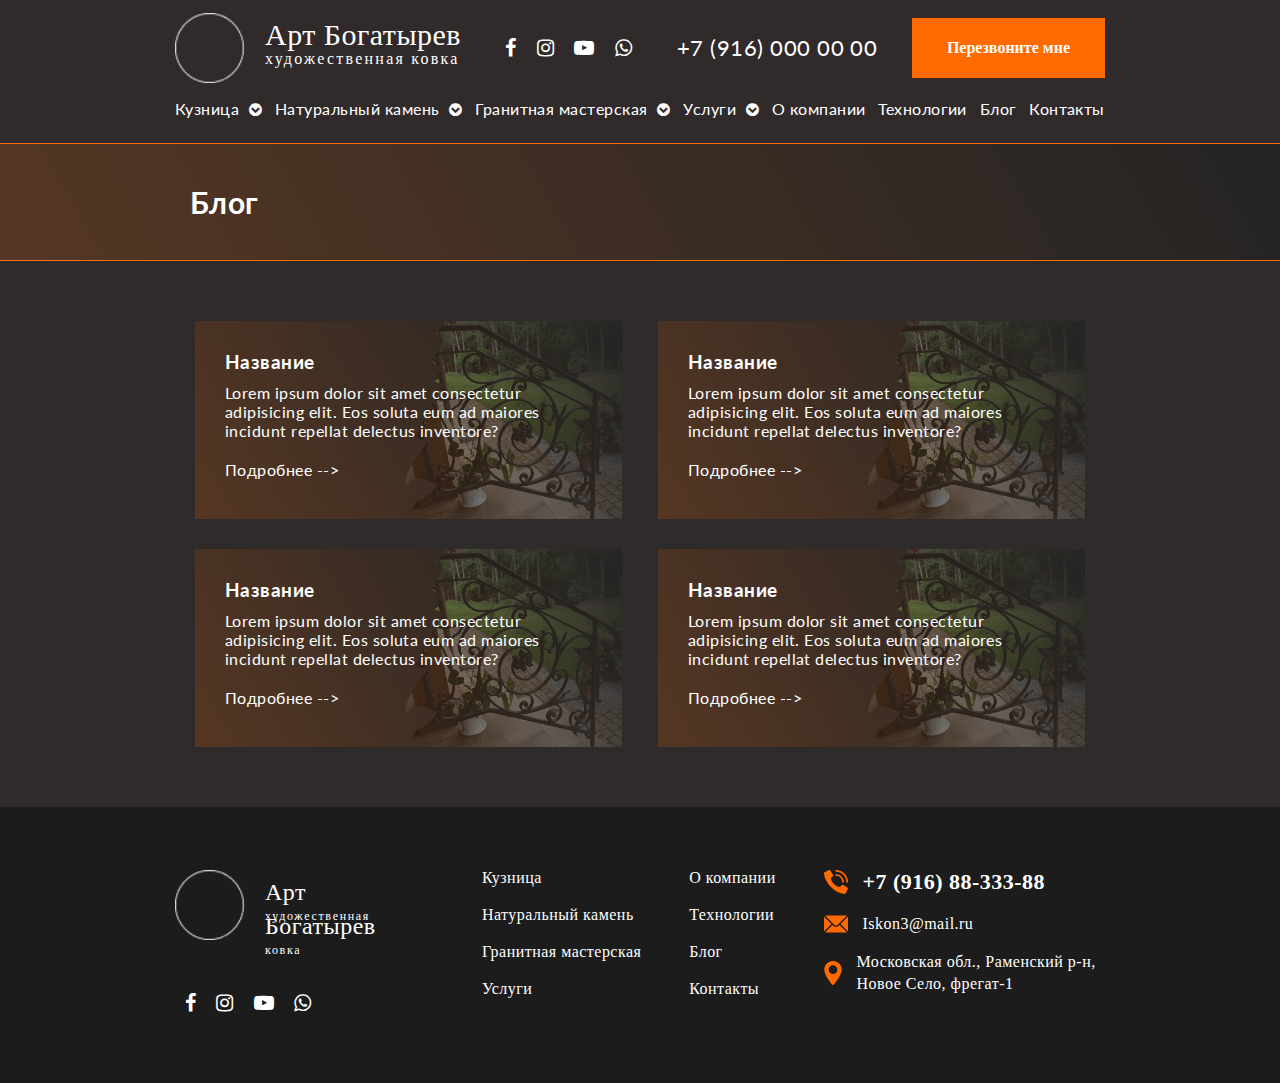
<file: blog-padge.html>
<!DOCTYPE html>
<html lang="en">
<head>
   <meta charset="UTF-8">
   <meta http-equiv="X-UA-Compatible" content="IE=edge">
   <meta name="viewport" content="width=device-width, initial-scale=1.0">
   <title>Ковка</title>
   <meta name="description" content="Художественная ковка на заказ">
    <!-- font-assistant -->

    <link rel="preconnect" href="https://fonts.googleapis.com">
    <link rel="preconnect" href="https://fonts.gstatic.com" crossorigin>
    <link href="https://fonts.googleapis.com/css2?family=Comfortaa&family=Lato&display=swap" rel="stylesheet">
    <!-- STYLES -->
    <link rel="stylesheet" href="fonts/font-awesome-4.7.0/css/font-awesome.css">
    <link rel="stylesheet" href="css/style.css" />
</head>
<body>
   <header class="header">
      <div class="container">
        <div class="header__wrapper d-flex">
          <!-- content -->
          <div class="header-item d-flex">
            <a href="#" class="header-item__logo d-flex">
               <img src="img/Ellipse 1.png" alt="логотип">
               <h1>Арт Богатырев <br>
                  <span>художественная ковка</span>
               </h1>
            </a>
            <div class="social-flex-wrap">
              <a href="#"><i class="fa fa-facebook" aria-hidden="true"></i></a>
              <a href="#"><i class="fa fa-instagram" aria-hidden="true"></i></a>
              <a href="#"><i class="fa fa-youtube-play" aria-hidden="true"></i></a>
              <a href="#"><i class="fa fa-whatsapp" aria-hidden="true"></i></a>
            </div>
            <a class="headr-tel" href="#">+7 (916) 000 00 00</a>
            <button class="btn-call-back">Перезвоните мне</button>
          </div>
          <div class="header-item d-flex">
            <nav class="header-item__nav">
               <input type="checkbox" class="menu-checkbox" id="menu-checkbox">
               <label for="menu-checkbox" class="menu-checkbox-label" >
                  <i class="fa fa-bars" aria-hidden="true"></i>
                  <span>MENU</span>
               </label>
              <ul class="header-item-nav__list d-flex">
               <input type="checkbox" class="menu-checkbox" id="menu-checkbox">
               <label for="menu-checkbox" class="menu-checkbox-label-clos" >
                  <i class="fa fa-times" aria-hidden="true"></i>
               </label>
                  <li>
                     <a href="#">Кузница
                        <i class="fa fa-chevron-circle-down" aria-hidden="true"></i>
                     </a>
                     <ol>
                        <li><a href="#">item1</a></li>
                        <li><a href="#">item2</a></li>
                        <li><a href="#">item3</a></li>
                        <li><a href="#">item4</a></li>
                        <li><a href="#">item5</a></li>
                        <li><a href="#">item6</a></li>
                     </ol>
                  </li>
                  <li>
                     <a href="#">Натуральный камень
                        <i class="fa fa-chevron-circle-down" aria-hidden="true"></i>
                     </a>
                     <ol>
                        <li><a href="#">item1</a></li>
                        <li><a href="#">item2</a></li>
                        <li><a href="#">item3</a></li>
                        <li><a href="#">item4</a></li>
                        <li><a href="#">item5</a></li>
                        <li><a href="#">item6</a></li>
                     </ol>
                  </li>
                  <li>
                     <a href="#">Гранитная мастерская
                        <i class="fa fa-chevron-circle-down" aria-hidden="true"></i>
                     </a>
                     <ol>
                        <li><a href="#">item1</a></li>
                        <li><a href="#">item2</a></li>
                        <li><a href="#">item3</a></li>
                        <li><a href="#">item4</a></li>
                        <li><a href="#">item5</a></li>
                        <li><a href="#">item6</a></li>
                     </ol>
                  </li>
                  <li>
                     <a href="#services">Услуги
                        <i class="fa fa-chevron-circle-down" aria-hidden="true"></i>
                     </a>
                     <ol>
                        <li><a href="#">item1</a></li>
                        <li><a href="#">item2</a></li>
                        <li><a href="#">item3</a></li>
                        <li><a href="#">item4</a></li>
                        <li><a href="#">item5</a></li>
                        <li><a href="#">item6</a></li>
                     </ol>
                  </li>
                  <li><a href="#about">О компании</a>
                  </li>               
                  <li><a href="#">Технологии</a></li>
                  <li><a href="#">Блог</a></li>
                  <li><a href="#contacts">Контакты</a></li>
              </ul>
            </nav>
          </div>
          <!-- /content -->
        </div>
      </div>
   </header>
   <section class="item-top-banner">
      <div class="container">
         <div class="item-baner-title">
            <h2>Блог</h2>
         </div>
      </div>
   </section>
   <section class="blog-cont">
      <div class="container">
         <div class="blog-box">
            <a class="blog-box-item" href="#">
               <img src="img/blog-item-1.png" alt="крыльцо">
               <h3>Название</h3>
               <p>Lorem ipsum dolor sit amet consectetur adipisicing elit. Eos soluta eum ad maiores incidunt repellat delectus inventore?
               </p>
               <p>
                  Подробнее -->
               </p>
            </a>
            <a class="blog-box-item" href="#">
               <img src="img/blog-item-1.png" alt="крыльцо">
               <h3>Название</h3>
               <p>Lorem ipsum dolor sit amet consectetur adipisicing elit. Eos soluta eum ad maiores incidunt repellat delectus inventore?
               </p>
               <p>
                  Подробнее -->
               </p>
            </a>
            <a class="blog-box-item" href="#">
               <img src="img/blog-item-1.png" alt="крыльцо">
               <h3>Название</h3>
               <p>Lorem ipsum dolor sit amet consectetur adipisicing elit. Eos soluta eum ad maiores incidunt repellat delectus inventore?
               </p>
               <p>
                  Подробнее -->
               </p>
            </a>
            <a class="blog-box-item" href="#">
               <img src="img/blog-item-1.png" alt="крыльцо">
               <h3>Название</h3>
               <p>Lorem ipsum dolor sit amet consectetur adipisicing elit. Eos soluta eum ad maiores incidunt repellat delectus inventore?
               </p>
               <p>
                  Подробнее -->
               </p>
            </a>
         </div>
      </div>
   </section>
   <footer class="footer">
      <div class="container footer-flex">
         <div class="footer-left-content">
            <a href="#" class="header-item__logo footer-logo">
               <img src="img/Ellipse 1.png" alt="логотип">
               <h1>Арт Богатырев <br>
                  <span>художественная ковка</span>
               </h1>
            </a>
            <div class="social-flex-wrap">
               <a href="#"><i class="fa fa-facebook" aria-hidden="true"></i></a>
               <a href="#"><i class="fa fa-instagram" aria-hidden="true"></i></a>
               <a href="#"><i class="fa fa-youtube-play" aria-hidden="true"></i></a>
               <a href="#"><i class="fa fa-whatsapp" aria-hidden="true"></i></a>
             </div>
         </div>
         <div class="footer-right-cont">
            <ul>
               <li><a href="#">Кузница</a></li>
               <li><a href="#">Натуральный камень</a></li>
               <li><a href="#">Гранитная мастерская</a></li>
               <li><a href="#">Услуги</a></li>
            </ul>
            <ul>
               <li><a href="#">О компании</a></li>
               <li><a href="#">Технологии</a></li>
               <li><a href="#">Блог</a></li>
               <li><a href="#">Контакты</a></li>
            </ul>
            <ol>
               <li>
                  <svg width="24" height="24" viewBox="0 0 24 24" fill="none" xmlns="http://www.w3.org/2000/svg">
                     <path d="M9.93807 14.062C7.64731 11.7712 7.13007 9.48049 7.01338 8.5627C6.98077 8.30892 7.0681 8.05443 7.24966 7.87414L9.10345 6.02118C9.37614 5.74865 9.42454 5.32393 9.22014 4.99704L6.26855 0.413871C6.04242 0.0519049 5.57811 -0.0787322 5.19641 0.112216L0.45807 2.3438C0.149405 2.49579 -0.032148 2.82374 0.00289757 3.16601C0.251173 5.52463 1.27945 11.3227 6.97738 17.021C12.6753 22.7194 18.4726 23.7472 20.8324 23.9955C21.1747 24.0306 21.5026 23.849 21.6546 23.5403L23.8862 18.802C24.0764 18.4211 23.9467 17.9581 23.5862 17.7315L19.003 14.7808C18.6763 14.5762 18.2516 14.6242 17.9789 14.8966L16.1259 16.7504C15.9456 16.932 15.6912 17.0193 15.4374 16.9867C14.5196 16.87 12.2288 16.3528 9.93807 14.062V14.062Z" fill="#FF6B00"/>
                     <path d="M19.0344 12.8276C18.5774 12.8276 18.2068 12.4571 18.2068 12C18.203 8.57364 15.4263 5.79699 11.9999 5.79311C11.5429 5.79311 11.1724 5.42259 11.1724 4.96553C11.1724 4.50846 11.5429 4.13794 11.9999 4.13794C16.3401 4.14273 19.8572 7.65989 19.862 12C19.862 12.4571 19.4915 12.8276 19.0344 12.8276Z" fill="#FF6B00"/>
                     <path d="M23.1724 12.8276C22.7153 12.8276 22.3448 12.4571 22.3448 12C22.3384 6.28936 17.7106 1.66156 12 1.65517C11.5429 1.65517 11.1724 1.28465 11.1724 0.827586C11.1724 0.370523 11.5429 0 12 0C18.6244 0.0072976 23.9927 5.37561 24 12C24 12.2195 23.9128 12.43 23.7576 12.5852C23.6024 12.7404 23.3919 12.8276 23.1724 12.8276Z" fill="#FF6B00"/>
                     </svg>
                  +7 (916) 88-333-88
               </li>
               <li>
                  <svg width="24" height="24" viewBox="0 0 24 24" fill="none" xmlns="http://www.w3.org/2000/svg">
                     <path d="M23.7885 4.76807L16.5098 11.9999L23.7885 19.2317C23.92 18.9567 23.9999 18.6527 23.9999 18.328V5.67177C23.9999 5.34707 23.92 5.04308 23.7885 4.76807Z" fill="#FF6B00"/>
                     <path d="M21.8904 3.5625H2.10915C1.78444 3.5625 1.48046 3.64233 1.20544 3.77391L10.5084 13.03C11.331 13.8526 12.6686 13.8526 13.4911 13.03L22.7941 3.77391C22.5191 3.64233 22.2151 3.5625 21.8904 3.5625Z" fill="#FF6B00"/>
                     <path d="M0.211406 4.76807C0.0798281 5.04308 0 5.34707 0 5.67177V18.328C0 18.6527 0.0798281 18.9568 0.211406 19.2317L7.49011 11.9999L0.211406 4.76807Z" fill="#FF6B00"/>
                     <path d="M15.5154 12.9941L14.4854 14.0241C13.1148 15.3947 10.8847 15.3947 9.51409 14.0241L8.48415 12.9941L1.20544 20.226C1.48046 20.3575 1.78444 20.4374 2.10915 20.4374H21.8904C22.2151 20.4374 22.5191 20.3575 22.7941 20.226L15.5154 12.9941Z" fill="#FF6B00"/>
                     </svg>
                  Iskon3@mail.ru</li>
               <li>
                  <svg width="18" height="24" viewBox="0 0 18 24" fill="none" xmlns="http://www.w3.org/2000/svg">
                     <path d="M9 0C4.20726 0 0.308105 3.89916 0.308105 8.69184C0.308105 14.6397 8.0865 23.3715 8.41767 23.7404C8.72873 24.0868 9.27182 24.0862 9.58232 23.7404C9.9135 23.3715 17.6919 14.6397 17.6919 8.69184C17.6918 3.89916 13.7927 0 9 0ZM9 13.065C6.58865 13.065 4.62693 11.1032 4.62693 8.69184C4.62693 6.2805 6.5887 4.31878 9 4.31878C11.4113 4.31878 13.373 6.28055 13.373 8.69189C13.373 11.1032 11.4113 13.065 9 13.065Z" fill="#FF6B00"/>
                     </svg>
                  Московская обл., Раменский р-н,<br> Новое Село, фрегат-1</li>
            </ol>
         </div>
      </div>
   </footer>
</body>
</html>
</file>
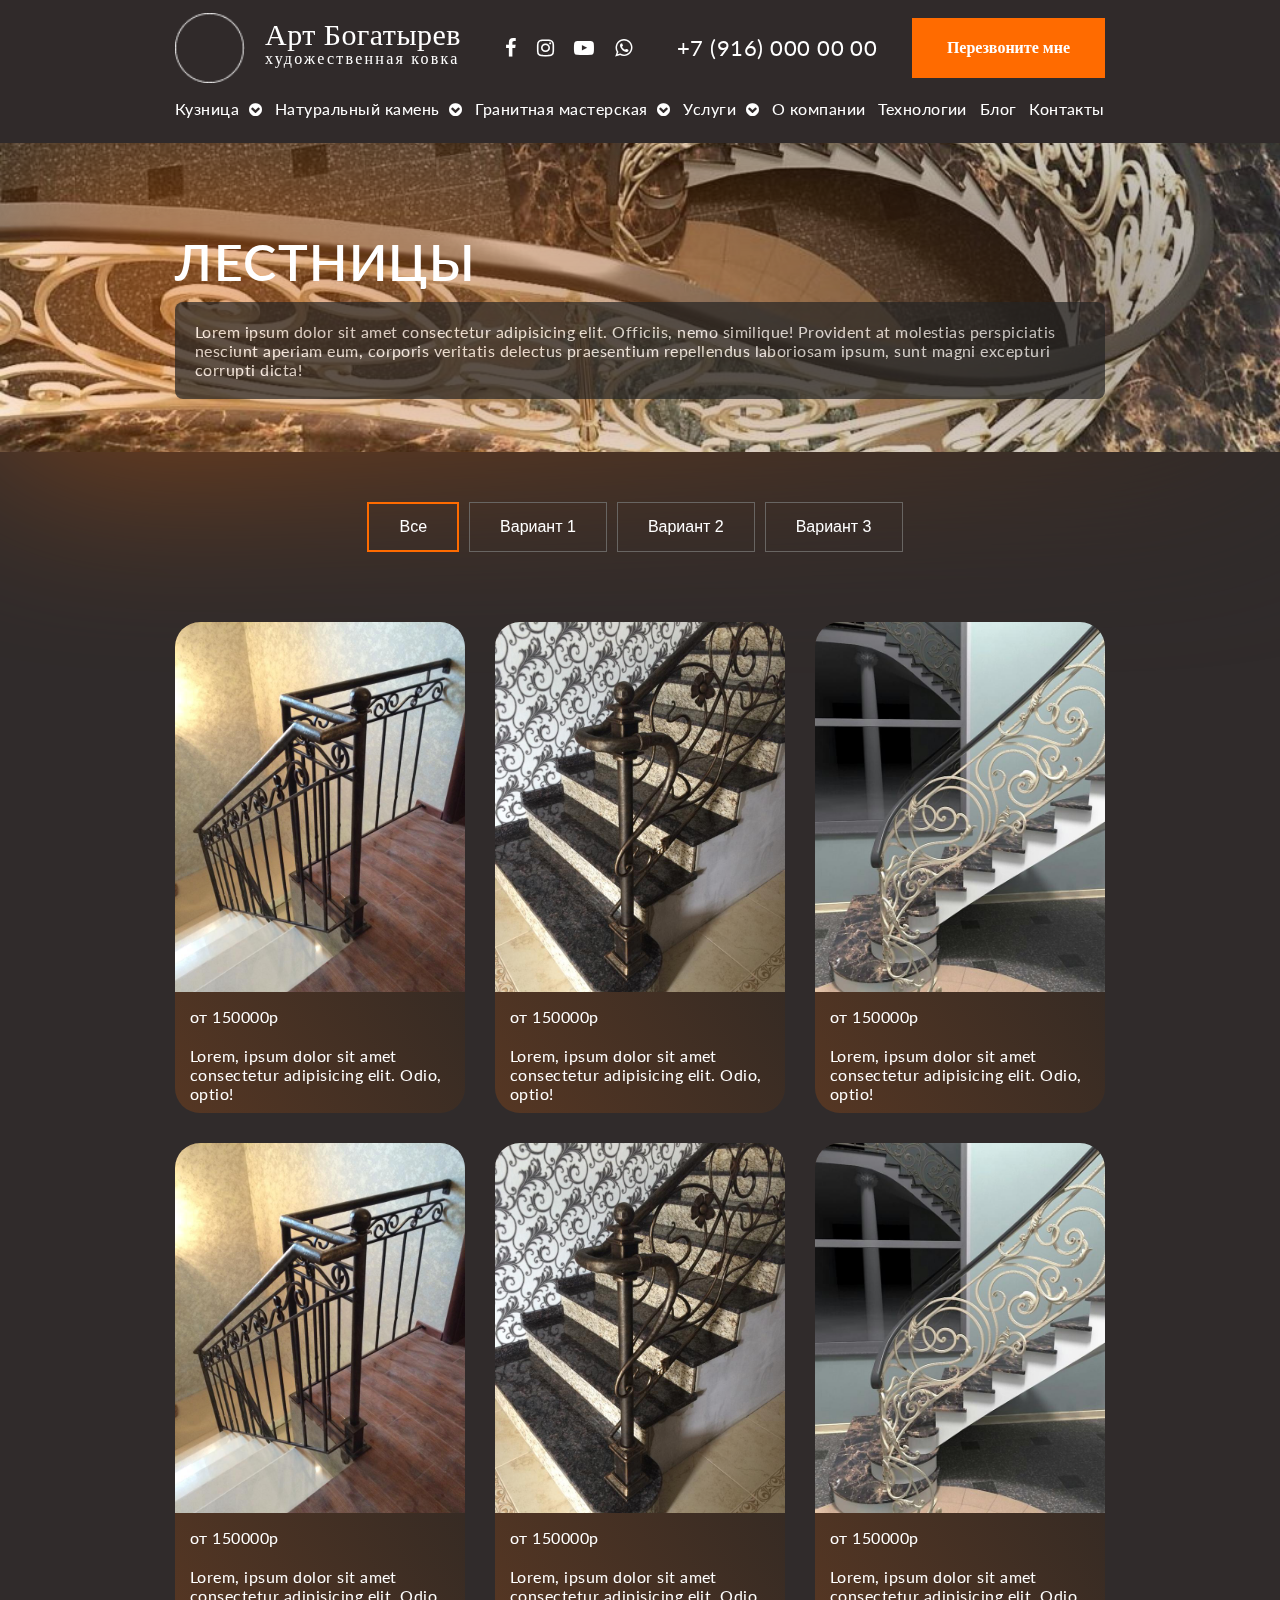
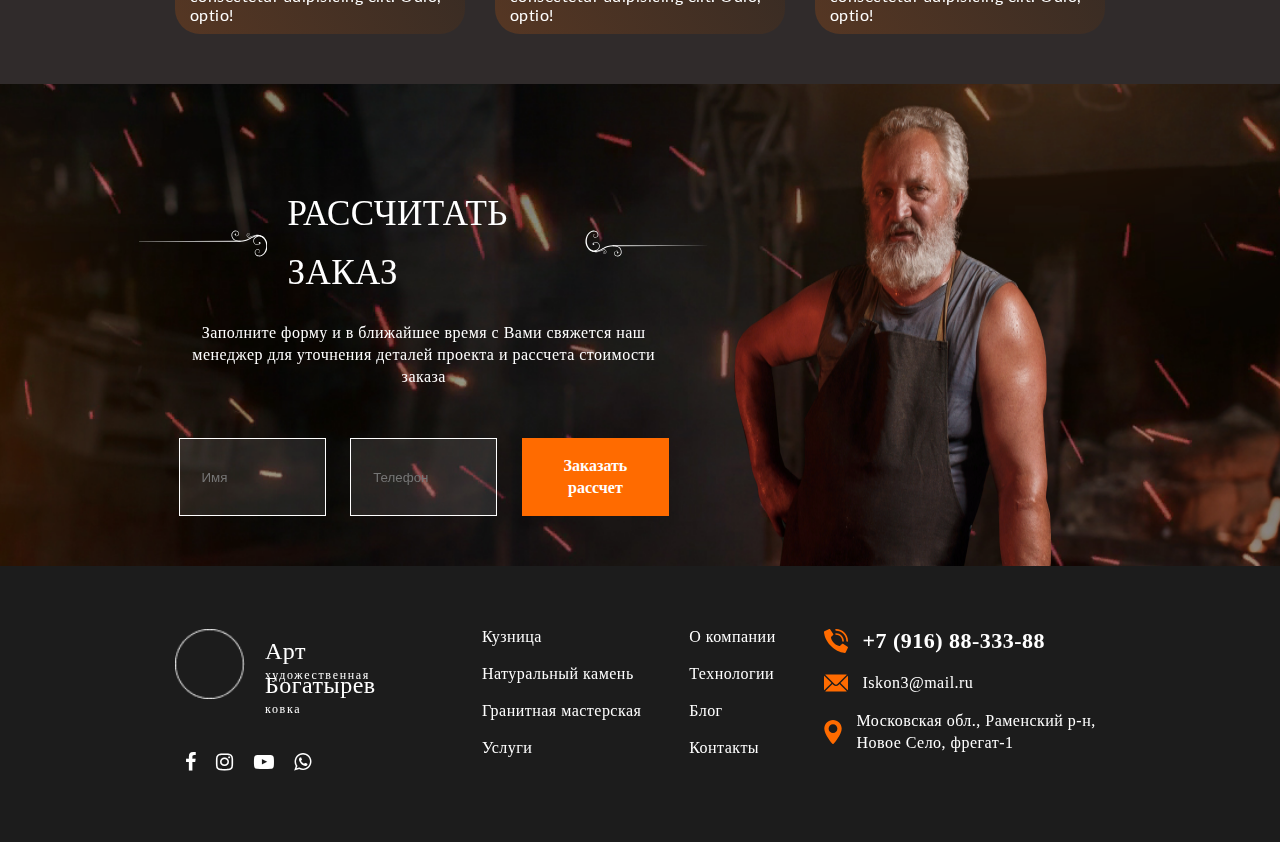
<file: catalog-padge.html>
<!DOCTYPE html>
<html lang="en">
<head>
   <meta charset="UTF-8">
   <meta http-equiv="X-UA-Compatible" content="IE=edge">
   <meta name="viewport" content="width=device-width, initial-scale=1.0">
   <title>Ковка</title>
   <meta name="description" content="Художественная ковка на заказ">
    <!-- font-assistant -->

    <link rel="preconnect" href="https://fonts.googleapis.com">
    <link rel="preconnect" href="https://fonts.gstatic.com" crossorigin>
    <link href="https://fonts.googleapis.com/css2?family=Comfortaa&family=Lato&display=swap" rel="stylesheet">
    <!-- STYLES -->
    <link rel="stylesheet" href="fonts/font-awesome-4.7.0/css/font-awesome.css">
    <link rel="stylesheet" href="css/style.css" />
</head>
<body>
   <header class="header">
      <div class="container">
        <div class="header__wrapper d-flex">
          <!-- content -->
          <div class="header-item d-flex">
            <a href="#" class="header-item__logo d-flex">
               <img src="img/Ellipse 1.png" alt="логотип">
               <h1>Арт Богатырев <br>
                  <span>художественная ковка</span>
               </h1>
            </a>
            <div class="social-flex-wrap">
              <a href="#"><i class="fa fa-facebook" aria-hidden="true"></i></a>
              <a href="#"><i class="fa fa-instagram" aria-hidden="true"></i></a>
              <a href="#"><i class="fa fa-youtube-play" aria-hidden="true"></i></a>
              <a href="#"><i class="fa fa-whatsapp" aria-hidden="true"></i></a>
            </div>
            <a class="headr-tel" href="#">+7 (916) 000 00 00</a>
            <button class="btn-call-back">Перезвоните мне</button>
          </div>
          <div class="header-item d-flex">
            <nav class="header-item__nav">
               <input type="checkbox" class="menu-checkbox" id="menu-checkbox">
               <label for="menu-checkbox" class="menu-checkbox-label" >
                  <i class="fa fa-bars" aria-hidden="true"></i>
                  <span>MENU</span>
               </label>
              <ul class="header-item-nav__list d-flex">
               <input type="checkbox" class="menu-checkbox" id="menu-checkbox">
               <label for="menu-checkbox" class="menu-checkbox-label-clos" >
                  <i class="fa fa-times" aria-hidden="true"></i>
               </label>
                  <li>
                     <a href="#">Кузница
                        <i class="fa fa-chevron-circle-down" aria-hidden="true"></i>
                     </a>
                     <ol>
                        <li><a href="#">item1</a></li>
                        <li><a href="#">item2</a></li>
                        <li><a href="#">item3</a></li>
                        <li><a href="#">item4</a></li>
                        <li><a href="#">item5</a></li>
                        <li><a href="#">item6</a></li>
                     </ol>
                  </li>
                  <li>
                     <a href="#">Натуральный камень
                        <i class="fa fa-chevron-circle-down" aria-hidden="true"></i>
                     </a>
                     <ol>
                        <li><a href="#">item1</a></li>
                        <li><a href="#">item2</a></li>
                        <li><a href="#">item3</a></li>
                        <li><a href="#">item4</a></li>
                        <li><a href="#">item5</a></li>
                        <li><a href="#">item6</a></li>
                     </ol>
                  </li>
                  <li>
                     <a href="#">Гранитная мастерская
                        <i class="fa fa-chevron-circle-down" aria-hidden="true"></i>
                     </a>
                     <ol>
                        <li><a href="#">item1</a></li>
                        <li><a href="#">item2</a></li>
                        <li><a href="#">item3</a></li>
                        <li><a href="#">item4</a></li>
                        <li><a href="#">item5</a></li>
                        <li><a href="#">item6</a></li>
                     </ol>
                  </li>
                  <li>
                     <a href="#services">Услуги
                        <i class="fa fa-chevron-circle-down" aria-hidden="true"></i>
                     </a>
                     <ol>
                        <li><a href="#">item1</a></li>
                        <li><a href="#">item2</a></li>
                        <li><a href="#">item3</a></li>
                        <li><a href="#">item4</a></li>
                        <li><a href="#">item5</a></li>
                        <li><a href="#">item6</a></li>
                     </ol>
                  </li>
                  <li><a href="#about">О компании</a>
                  </li>               
                  <li><a href="#">Технологии</a></li>
                  <li><a href="#">Блог</a></li>
                  <li><a href="#contacts">Контакты</a></li>
              </ul>
            </nav>
          </div>
          <!-- /content -->
        </div>
      </div>
   </header>
   <section class="catalog-top-banner">
      <div class="back-gradient">
      </div>
      <div class="container">
         <div class="top-banner__wrapper">
            <h1 class="top-banner-title">Лестницы</h1>
            <div class="banner-adv-servic">
               <p>Lorem ipsum dolor sit amet consectetur adipisicing elit. Officiis, nemo similique! Provident at molestias perspiciatis nesciunt aperiam eum, corporis veritatis delectus praesentium repellendus laboriosam ipsum, sunt magni excepturi corrupti dicta!</p>
            </div>
          </div> 
         </div>
   </section>
   <section class="catalog-padge-content">
      <div class="container">
         <div class="catalog-box-button">
            <button class="btn-item active">Все</button>
            <button class="btn-item">Вариант 1</button>
            <button class="btn-item">Вариант 2</button>
            <button class="btn-item">Вариант 3</button>
         </div>
         <div class="catalog-box">
            
            <a class="catalog-box-item" href="#">
               <div class="fadein">
                  <img src="img/lesnicy-1/lesnica-1.jpeg" alt="лесница">
                  <img src="img/lesnicy-1/lesnica-2.jpeg" alt="лесница">
                  <img src="img/lesnicy-1/lesnica-3.jpeg" alt="лесница">
                  <img src="img/lesnicy-1/lesnica-4.jpeg" alt="лесница">
               </div>
               <p>от 150000p</p>
               <p>Lorem, ipsum dolor sit amet consectetur adipisicing elit. Odio, optio!</p>
            </a>
            <a class="catalog-box-item" href="#">
               <div class="fadein">
                  <img src="img/lesnicy-2/lesnica-1.jpeg" alt="лесница">
                  <img src="img/lesnicy-2/lesnica-2.jpeg" alt="лесница">
                  <img src="img/lesnicy-2/lesnica-3.jpeg" alt="лесница">
                  <img src="img/lesnicy-2/lesnica-4.jpeg" alt="лесница">
               </div>
               <p>от 150000p</p>
               <p>Lorem, ipsum dolor sit amet consectetur adipisicing elit. Odio, optio!</p>
            </a>
            <a class="catalog-box-item" href="#">
               <div class="fadein">
                  <img src="img/lesnicy-3/lesnica-1.jpeg" alt="лесница">
                  <img src="img/lesnicy-3/lesnica-2.jpeg" alt="лесница">
                  <img src="img/lesnicy-3/lesnica-3.jpeg" alt="лесница">
                  <img src="img/lesnicy-3/lesnica-4.jpeg" alt="лесница">
               </div>
               <p>от 150000p</p>
               <p>Lorem, ipsum dolor sit amet consectetur adipisicing elit. Odio, optio!</p>
            </a>
            <a class="catalog-box-item" href="#">
               <div class="fadein">
                  <img src="img/lesnicy-1/lesnica-1.jpeg" alt="лесница">
                  <img src="img/lesnicy-1/lesnica-2.jpeg" alt="лесница">
                  <img src="img/lesnicy-1/lesnica-3.jpeg" alt="лесница">
                  <img src="img/lesnicy-1/lesnica-4.jpeg" alt="лесница">
               </div>
               <p>от 150000p</p>
               <p>Lorem, ipsum dolor sit amet consectetur adipisicing elit. Odio, optio!</p>
            </a>
            <a class="catalog-box-item" href="#">
               <div class="fadein">
                  <img src="img/lesnicy-2/lesnica-1.jpeg" alt="лесница">
                  <img src="img/lesnicy-2/lesnica-2.jpeg" alt="лесница">
                  <img src="img/lesnicy-2/lesnica-3.jpeg" alt="лесница">
                  <img src="img/lesnicy-2/lesnica-4.jpeg" alt="лесница">
               </div>
               <p>от 150000p</p>
               <p>Lorem, ipsum dolor sit amet consectetur adipisicing elit. Odio, optio!</p>
            </a>
            <a class="catalog-box-item" href="#">
               <div class="fadein">
                  <img src="img/lesnicy-3/lesnica-1.jpeg" alt="лесница">
                  <img src="img/lesnicy-3/lesnica-2.jpeg" alt="лесница">
                  <img src="img/lesnicy-3/lesnica-3.jpeg" alt="лесница">
                  <img src="img/lesnicy-3/lesnica-4.jpeg" alt="лесница">
               </div>
               <p>от 150000p</p>
               <p>Lorem, ipsum dolor sit amet consectetur adipisicing elit. Odio, optio!</p>
            </a>
         </div>
      </div>
   </section>
   <section class="calc-order">
      <div class="container">
         <div class="calc-order-background-1"></div>
         <div class="calc-order-background-2"></div>
         <div class="calc-order__box">
            <img src="img/blacksmith-craftsman-in-apron-works-in-blacksmith-s-shop__3_-removebg-preview 1.png" alt="кузнец">
            <div class="calc-order__box-content">
               <div class="calc-order__box-titl services-title-head">
                  <svg width="158" height="33" viewBox="0 0 158 33" fill="none" xmlns="http://www.w3.org/2000/svg">
               <path d="M148.727 16.3674C148.346 17.0781 147.712 17.6873 146.95 18.0173C146.188 18.3473 145.325 18.4488 144.513 18.3219C143.701 18.2204 142.889 17.9158 142.203 17.4335C141.518 16.9512 140.934 16.2912 140.579 15.5297C140.401 15.1489 140.274 14.7428 140.172 14.3112C140.096 13.9051 140.045 13.4735 140.071 13.042C140.096 12.2043 140.299 11.3413 140.68 10.5797C141.467 9.03128 142.863 7.88897 144.437 7.27975C146.011 6.64514 147.788 6.49282 149.463 6.87359C151.164 7.22897 152.712 8.16821 153.88 9.38666C155.073 10.6305 155.911 12.1028 156.495 13.6512C156.774 14.4381 157.002 15.2251 157.18 16.012C157.281 16.4181 157.332 16.7989 157.408 17.205C157.485 17.6112 157.51 18.0427 157.535 18.4489C157.637 20.1242 157.434 21.7742 157.002 23.3481C156.571 24.9219 155.911 26.4449 154.971 27.8157C154.058 29.1864 152.839 30.4049 151.367 31.2172C149.895 32.0549 148.168 32.4103 146.518 32.258C145.655 32.1818 144.818 31.8772 144.082 31.4203C143.371 30.938 142.762 30.278 142.381 29.4911C142 28.7295 141.822 27.8665 141.873 27.0034C141.899 26.5719 142 26.1403 142.152 25.7342C142.33 25.328 142.559 24.9726 142.863 24.6426C143.472 24.008 144.285 23.6273 145.148 23.5511C145.351 23.5258 145.579 23.5258 145.782 23.5511C145.884 23.5511 145.985 23.5765 146.112 23.6019C146.214 23.6273 146.315 23.6526 146.417 23.678C146.823 23.8303 147.204 24.0588 147.508 24.3634C148.118 24.998 148.346 25.9119 148.118 26.7496C147.991 27.1557 147.762 27.5365 147.432 27.8157C147.102 28.0949 146.671 28.2219 146.239 28.2219C146.163 28.2219 146.112 28.1711 146.112 28.0949C146.112 28.0188 146.163 27.968 146.239 27.968C146.595 27.968 146.95 27.8157 147.229 27.5872C147.508 27.3588 147.686 27.0288 147.762 26.6734C147.915 25.9626 147.686 25.2011 147.153 24.7188C146.899 24.465 146.595 24.2873 146.239 24.1857C145.909 24.0842 145.529 24.0842 145.173 24.135C144.462 24.2365 143.802 24.5919 143.32 25.0996C142.838 25.6327 142.584 26.318 142.584 27.0288C142.559 27.7395 142.736 28.4757 143.092 29.0849C143.422 29.7195 143.955 30.2272 144.539 30.608C145.148 30.9888 145.833 31.1918 146.518 31.2426C147.991 31.3441 149.463 30.9634 150.707 30.2018C151.951 29.4403 152.992 28.3488 153.778 27.0796C154.591 25.8357 155.149 24.4142 155.505 22.9673C155.86 21.5204 156.012 19.9973 155.885 18.525C155.86 18.1696 155.809 17.7889 155.758 17.4335C155.682 17.0527 155.606 16.6973 155.53 16.3166C155.352 15.5804 155.149 14.8697 154.87 14.1843C154.337 12.7882 153.601 11.4935 152.585 10.4782C152.332 10.2243 152.078 9.97048 151.798 9.76741C151.519 9.53895 151.24 9.3359 150.935 9.15821C150.631 8.98051 150.326 8.8282 149.996 8.6759C149.666 8.52359 149.336 8.42205 149.006 8.32052C147.635 7.93975 146.138 7.96512 144.767 8.42204C143.396 8.87896 142.178 9.79279 141.467 11.0366C141.112 11.6458 140.909 12.3566 140.858 13.0674C140.807 13.7781 140.909 14.5397 141.188 15.1997C141.721 16.545 143.041 17.535 144.513 17.7889C145.249 17.9158 146.011 17.8904 146.722 17.6112C147.407 17.3573 148.016 16.8496 148.397 16.1896C148.448 16.1135 148.524 16.0881 148.6 16.1389C148.727 16.2151 148.752 16.2912 148.727 16.3674Z" fill="white"/>
               <path d="M152.712 10.0466C152.636 9.94504 152.535 9.81812 152.408 9.69119C152.306 9.56427 152.179 9.46272 152.052 9.36118C151.824 9.13272 151.57 8.92968 151.291 8.75198C150.758 8.37122 150.174 8.0666 149.565 7.83815C148.955 7.60969 148.321 7.45737 147.661 7.35584C147.001 7.27968 146.341 7.2543 145.681 7.27969C145.021 7.30507 144.361 7.43199 143.701 7.55892C143.041 7.71122 142.406 7.88892 141.772 8.11737C140.502 8.57429 139.284 9.15813 138.091 9.81812L136.289 10.8589C135.984 11.0366 135.654 11.1889 135.349 11.3666C135.045 11.5443 134.715 11.6965 134.385 11.8235C133.09 12.4327 131.77 12.9404 130.399 13.3212C127.683 14.1081 124.79 14.4635 121.921 14.1335C120.5 13.9558 119.078 13.575 117.758 12.9658C117.098 12.6358 116.463 12.2804 115.905 11.7981C115.347 11.3158 114.813 10.7827 114.407 10.1735C113.57 8.92967 113.189 7.38123 113.29 5.93432L113.316 5.65509L113.367 5.37586L113.443 4.84277C113.493 4.66508 113.519 4.462 113.57 4.28431C113.646 4.10662 113.697 3.92895 113.773 3.75126C114.077 3.06588 114.534 2.43126 115.118 1.94895C116.26 0.933579 117.86 0.52745 119.332 0.781294C120.093 0.908216 120.804 1.28895 121.337 1.82202C121.616 2.10125 121.845 2.40587 122.023 2.73586C122.2 3.06586 122.327 3.44666 122.403 3.80204C122.48 4.18281 122.48 4.56356 122.454 4.94433C122.403 5.32509 122.302 5.70584 122.124 6.03584C121.769 6.72122 121.109 7.25428 120.373 7.45736C119.992 7.55889 119.611 7.58428 119.23 7.53351C118.85 7.48274 118.469 7.33044 118.164 7.10198C117.53 6.61967 117.225 5.78201 117.403 5.02048C117.428 4.89356 117.53 4.84277 117.657 4.84277C117.758 4.86815 117.834 4.96971 117.834 5.09663C117.733 5.70585 117.987 6.36585 118.469 6.72123C118.723 6.89892 119.002 7.00047 119.306 7.05124C119.611 7.07662 119.941 7.05124 120.22 6.97509C120.804 6.7974 121.337 6.36584 121.591 5.80739C121.87 5.27432 121.896 4.58894 121.769 3.97971C121.693 3.6751 121.591 3.37047 121.439 3.09124C121.287 2.81201 121.083 2.58357 120.855 2.35511C120.398 1.92358 119.814 1.64437 119.205 1.54283C117.936 1.33976 116.59 1.72049 115.677 2.58356C115.194 3.0151 114.839 3.5228 114.585 4.10664C114.509 4.25895 114.483 4.41123 114.433 4.56354C114.382 4.71585 114.357 4.86817 114.331 5.02048L114.28 5.50279L114.255 5.75661V6.01047C114.179 7.30507 114.534 8.59968 115.27 9.66582C116.007 10.732 117.073 11.5189 118.266 12.1027C119.459 12.6612 120.779 12.9912 122.099 13.1435C124.764 13.4227 127.506 13.0673 130.12 12.2804C131.415 11.8996 132.684 11.392 133.928 10.8081C134.233 10.6558 134.537 10.5289 134.842 10.3512C135.146 10.1989 135.451 10.0466 135.756 9.8689L137.558 8.82813C138.802 8.14276 140.071 7.50813 141.442 7.02583C142.127 6.79737 142.812 6.5943 143.523 6.442C144.234 6.31508 144.945 6.18815 145.681 6.16277C148.575 5.98508 151.697 7.07661 153.499 9.53889C153.652 9.74197 153.601 10.0466 153.398 10.1989C153.195 10.3512 152.89 10.3004 152.738 10.0974L152.712 10.0466Z" fill="white"/>
               <path d="M133.979 6.3912C134.131 6.61966 134.41 6.77199 134.689 6.77199C134.969 6.77199 135.223 6.59429 135.375 6.36583C135.527 6.13737 135.603 5.85815 135.578 5.57892C135.553 5.29969 135.426 5.04583 135.248 4.84275C134.893 4.41122 134.283 4.23355 133.776 4.38585C133.522 4.46201 133.293 4.61432 133.09 4.79201C132.887 4.99509 132.735 5.22352 132.633 5.47736C132.43 5.98505 132.405 6.59427 132.608 7.10196C132.633 7.17811 132.659 7.2289 132.684 7.27967C132.709 7.33044 132.76 7.40657 132.786 7.45734C132.862 7.58426 132.963 7.6858 133.039 7.81272C133.116 7.93964 133.243 8.01582 133.319 8.11736C133.42 8.21889 133.547 8.29502 133.649 8.37118C134.106 8.65041 134.664 8.7012 135.248 8.59967C135.806 8.49813 136.39 8.26967 136.949 8.04121C138.066 7.5589 139.183 7.00044 140.35 6.56891C141.518 6.16276 142.762 5.83276 144.031 5.80737C144.666 5.7566 145.3 5.83274 145.909 5.90889C146.214 5.95966 146.544 6.01045 146.849 6.0866C147.153 6.18814 147.458 6.23891 147.762 6.36583C148.955 6.77198 150.072 7.35582 151.088 8.06658C151.189 8.14273 151.215 8.26964 151.139 8.37118C151.062 8.47272 150.935 8.49811 150.834 8.42196C149.819 7.76196 148.727 7.20352 147.585 6.84814C147.305 6.7466 147.001 6.69584 146.722 6.61969C146.417 6.54354 146.138 6.51813 145.833 6.44198C145.249 6.36583 144.64 6.31506 144.031 6.36583C142.838 6.4166 141.67 6.72122 140.528 7.12737C139.386 7.53352 138.294 8.06657 137.152 8.57426C136.568 8.80272 135.984 9.05659 135.349 9.15813C135.197 9.18351 135.019 9.20887 134.867 9.20887H134.613L134.359 9.1835C134.182 9.1835 134.029 9.10734 133.852 9.05657C133.699 9.0058 133.547 8.90427 133.395 8.82812C133.268 8.72658 133.116 8.62503 132.989 8.49811C132.887 8.37119 132.76 8.26966 132.659 8.11736C132.557 7.99044 132.456 7.8635 132.379 7.7112C132.329 7.63505 132.303 7.5589 132.253 7.48275C132.227 7.4066 132.176 7.33045 132.151 7.2543C131.923 6.61969 131.923 5.88351 132.202 5.27428C132.329 4.96967 132.532 4.69046 132.786 4.462C133.039 4.23354 133.344 4.03048 133.674 3.95432C134.004 3.87817 134.359 3.90353 134.689 4.00506C135.019 4.13199 135.299 4.3097 135.527 4.58893C135.756 4.84278 135.883 5.17276 135.908 5.52814C135.933 5.85814 135.806 6.21351 135.603 6.46735C135.502 6.59427 135.375 6.69582 135.223 6.79736C135.07 6.87351 134.893 6.92429 134.715 6.92429C134.359 6.92429 134.055 6.72122 133.877 6.41661C133.852 6.39123 133.877 6.34043 133.903 6.31505C133.928 6.34043 133.953 6.34043 133.979 6.3912Z" fill="white"/>
               <path d="M123.927 14.2857L0.12693 13.905C0.0507765 13.905 0 13.8542 0 13.7781C0 13.7019 0.0507765 13.6511 0.12693 13.6511L123.927 13.2704C124.206 13.2704 124.434 13.4988 124.46 13.7781C124.46 14.0319 124.231 14.2857 123.927 14.2857C123.952 14.2857 123.952 14.2857 123.927 14.2857Z" fill="white"/>
               <path d="M119.053 5.14734C119.053 5.60426 118.697 5.95962 118.24 5.95962C117.783 5.95962 117.428 5.60426 117.428 5.14734C117.428 4.69042 117.783 4.33502 118.24 4.33502C118.697 4.33502 119.053 4.71581 119.053 5.14734Z" fill="white"/>
               <path d="M134.842 6.16273C134.842 6.46734 134.613 6.69582 134.309 6.69582C134.004 6.69582 133.776 6.46734 133.776 6.16273C133.776 5.85812 134.004 5.62964 134.309 5.62964C134.588 5.62964 134.842 5.8835 134.842 6.16273Z" fill="white"/>
               <path d="M147.839 16.875C148.441 16.875 148.93 16.3862 148.93 15.7834C148.93 15.1806 148.441 14.6919 147.839 14.6919C147.236 14.6919 146.747 15.1806 146.747 15.7834C146.747 16.3862 147.236 16.875 147.839 16.875Z" fill="white"/>
                  </svg>
                  <h2 class="calc-order__head-title services-title-head-title">рассчитать заказ</h2>
                  <svg width="152" height="33" viewBox="0 0 152 33" fill="none" xmlns="http://www.w3.org/2000/svg">
               <path d="M9.72523 16.7928C10.106 16.1328 10.7152 15.6505 11.4006 15.3713C12.086 15.1174 12.8729 15.0667 13.609 15.1936C15.0813 15.4475 16.3759 16.4628 16.9344 17.7828C17.2136 18.4428 17.2898 19.179 17.2644 19.9151C17.2136 20.6259 17.0105 21.3366 16.6552 21.9458C15.9444 23.1897 14.7005 24.1035 13.3552 24.5604C11.9844 25.0174 10.4867 25.0427 9.11599 24.662C8.78599 24.5604 8.43062 24.4589 8.126 24.3066C7.79601 24.1543 7.49141 24.002 7.18679 23.8243C6.88218 23.6466 6.60296 23.4435 6.32373 23.215C6.04451 22.9866 5.79063 22.7581 5.53679 22.5043C4.5468 21.4635 3.78528 20.1689 3.25221 18.7982C2.97298 18.1128 2.76992 17.3767 2.59223 16.6659C2.51608 16.3105 2.43989 15.9298 2.36374 15.549C2.31297 15.1936 2.26223 14.8128 2.23685 14.4574C2.10993 12.9851 2.26222 11.4875 2.6176 10.0152C2.97298 8.56827 3.5568 7.14675 4.34372 5.90292C5.13063 4.65908 6.17141 3.54218 7.41524 2.78065C8.65908 2.01912 10.1314 1.63835 11.6036 1.73988C12.3144 1.76527 12.9998 1.99373 13.5837 2.37449C14.1675 2.75526 14.7006 3.26296 15.0306 3.89757C15.3859 4.5068 15.5636 5.24294 15.5382 5.9537C15.5382 6.66446 15.2844 7.34982 14.8021 7.8829C14.3452 8.41597 13.6598 8.77136 12.9491 8.84752C12.5937 8.89828 12.2129 8.89827 11.8829 8.79674C11.5529 8.6952 11.2229 8.51749 10.969 8.26365C10.4614 7.78134 10.2075 6.99446 10.3598 6.30908C10.436 5.9537 10.639 5.6237 10.8929 5.39524C11.1721 5.16678 11.5021 5.01445 11.8829 5.01445C11.959 5.01445 12.0098 4.96371 12.0098 4.88756C12.0098 4.81141 11.959 4.76063 11.8829 4.76063C11.4513 4.76063 11.0198 4.88756 10.6898 5.16679C10.3598 5.44602 10.1314 5.82678 10.0045 6.23293C9.776 7.07061 10.0298 7.98442 10.6137 8.61903C10.9183 8.94902 11.2991 9.17749 11.7052 9.30441C11.8067 9.3298 11.9083 9.35518 12.0098 9.38057C12.1113 9.40595 12.2383 9.43134 12.3398 9.43134C12.5429 9.45673 12.7714 9.45673 12.9744 9.43134C13.8375 9.35519 14.6498 8.97445 15.259 8.33984C15.5636 8.03522 15.8175 7.65444 15.9698 7.24829C16.1475 6.84214 16.249 6.4106 16.249 5.97907C16.2998 5.116 16.1221 4.25294 15.7413 3.49141C15.3605 2.72988 14.7767 2.04448 14.0406 1.56218C13.3298 1.07987 12.4667 0.775293 11.6036 0.724525C9.95366 0.57222 8.20217 0.92757 6.75526 1.76525C5.28297 2.60294 4.08991 3.79603 3.15069 5.16679C2.23685 6.53755 1.55147 8.06059 1.11993 9.63442C0.688398 11.2083 0.485306 12.8836 0.586843 14.5336C0.612228 14.9397 0.663004 15.3713 0.713773 15.7774C0.789926 16.1836 0.86607 16.5897 0.942223 16.9705C1.11991 17.7574 1.34838 18.5697 1.62761 19.3312C2.21145 20.8797 3.04913 22.3774 4.2422 23.5958C5.40988 24.8143 6.98372 25.7535 8.65909 26.1089C10.3345 26.4897 12.1114 26.3373 13.6852 25.7027C15.259 25.0681 16.6805 23.9258 17.4421 22.4028C17.8228 21.6412 18.0259 20.7782 18.0513 19.9405C18.0513 19.5089 18.0259 19.1028 17.9497 18.6713C17.8736 18.2651 17.7467 17.8336 17.5436 17.4528C17.1629 16.6913 16.6044 16.0313 15.919 15.549C15.2336 15.0667 14.4213 14.7621 13.609 14.6605C12.7967 14.559 11.9337 14.6351 11.1721 14.9651C10.4106 15.2951 9.77599 15.879 9.39522 16.6151C9.36984 16.6913 9.39523 16.7674 9.446 16.8182C9.59831 16.869 9.69985 16.8436 9.72523 16.7928Z" fill="white"/>
               <path d="M4.72442 23.469C6.5521 25.9566 9.649 27.0228 12.5428 26.8451C13.279 26.8197 13.9897 26.6928 14.7005 26.5658C15.4112 26.4135 16.0966 26.2359 16.782 25.982C18.1274 25.4997 19.422 24.8905 20.6658 24.1797L22.4681 23.1389C22.7727 22.9613 23.0773 22.809 23.3819 22.6567C23.6865 22.5044 23.9911 22.352 24.2957 22.1997C25.5396 21.6159 26.7834 21.1082 28.1034 20.7274C30.6926 19.9405 33.4341 19.5851 36.1249 19.8644C37.4702 20.0167 38.7649 20.3467 39.9579 20.9051C41.151 21.4636 42.2171 22.2759 42.9533 23.342C43.6894 24.3828 44.0448 25.6774 43.9686 26.9974V27.2512L43.9433 27.5051L43.8925 27.9874C43.8671 28.1397 43.8163 28.292 43.791 28.4443C43.7402 28.5966 43.6894 28.7489 43.6387 28.9012C43.3848 29.485 43.0294 30.0181 42.5471 30.4243C41.6079 31.2874 40.2625 31.6681 39.0187 31.465C38.4095 31.3635 37.8256 31.0843 37.3687 30.6527C37.1403 30.4497 36.9372 30.1958 36.7849 29.9166C36.6326 29.6374 36.531 29.3581 36.4549 29.0281C36.328 28.4189 36.3533 27.7335 36.6326 27.2005C36.9118 26.642 37.4195 26.2104 38.0033 26.0328C38.3079 25.9312 38.6126 25.9058 38.9172 25.9566C39.2218 25.982 39.501 26.0835 39.7549 26.2866C40.2372 26.642 40.5164 27.302 40.3895 27.9112C40.3641 28.0381 40.4402 28.1397 40.5671 28.1651C40.6687 28.1905 40.7956 28.1143 40.821 27.9874C40.9733 27.2258 40.6687 26.3882 40.0595 25.9059C39.7548 25.652 39.3741 25.4997 38.9933 25.4743C38.6126 25.4236 38.2318 25.449 37.851 25.5505C37.1149 25.7536 36.4549 26.2612 36.0995 26.972C35.9218 27.302 35.8203 27.7081 35.7695 28.0635C35.7441 28.4443 35.7441 28.825 35.8203 29.2058C35.8964 29.5866 36.0233 29.942 36.201 30.272C36.3787 30.602 36.6072 30.9066 36.8864 31.1858C37.4195 31.7189 38.1556 32.0996 38.8918 32.2266C40.3641 32.5058 41.9633 32.0743 43.1056 31.0589C43.664 30.5766 44.1463 29.942 44.4509 29.2566C44.5271 29.0789 44.5779 28.9012 44.654 28.7235C44.7048 28.5458 44.7556 28.3428 44.781 28.1651L44.8571 27.632L44.9079 27.3528L44.9333 27.0735C45.0348 25.6012 44.654 24.0528 43.8163 22.8343C43.4102 22.1997 42.8771 21.6667 42.3187 21.2097C41.7602 20.7274 41.1002 20.372 40.4656 20.042C39.1456 19.4074 37.7241 19.0521 36.3026 18.8744C33.4342 18.5444 30.5657 18.8998 27.8242 19.6867C26.4534 20.0674 25.1335 20.6005 23.8389 21.1844C23.5089 21.3367 23.2042 21.489 22.8742 21.6413C22.5696 21.819 22.2396 21.9713 21.935 22.149L20.1327 23.1897C18.9397 23.8497 17.7212 24.4336 16.452 24.8905C15.8174 25.1189 15.1828 25.2966 14.5228 25.4489C13.8628 25.5759 13.2028 25.7028 12.5428 25.7282C11.8828 25.7535 11.2228 25.7535 10.5628 25.652C9.90284 25.5505 9.26823 25.3982 8.65901 25.1697C8.04978 24.9412 7.46592 24.6366 6.93285 24.2559C6.67901 24.0782 6.39977 23.8751 6.17131 23.6467C6.04439 23.5451 5.94285 23.4182 5.81593 23.3167C5.7144 23.2151 5.58749 23.0628 5.51133 22.9613L5.48596 22.9105C5.33366 22.7074 5.02902 22.6567 4.82594 22.809C4.59748 22.9867 4.57212 23.2659 4.72442 23.469Z" fill="white"/>
               <path d="M24.3211 26.5657C24.1688 26.2865 23.8388 26.0834 23.4835 26.058C23.3058 26.058 23.1281 26.0834 22.9758 26.185C22.8235 26.2611 22.6965 26.388 22.595 26.5149C22.3919 26.7688 22.265 27.1242 22.2904 27.4542C22.2904 27.7842 22.4427 28.1395 22.6711 28.3934C22.8742 28.6472 23.1788 28.8503 23.5088 28.9772C23.8388 29.0787 24.1942 29.1041 24.5242 29.028C24.8542 28.9518 25.1588 28.7488 25.4127 28.5203C25.6665 28.2919 25.8696 28.0126 25.9965 27.708C26.2757 27.0988 26.3011 26.3626 26.0473 25.728C26.0219 25.6519 25.9711 25.5757 25.9457 25.4996C25.9204 25.4234 25.8696 25.3473 25.8188 25.2711C25.7173 25.1442 25.6411 24.9919 25.5396 24.865C25.438 24.738 25.3111 24.6111 25.2096 24.4842C25.0826 24.3572 24.9558 24.2811 24.8035 24.1542C24.6511 24.078 24.4988 23.9765 24.3465 23.9257C24.1688 23.875 24.0165 23.8242 23.8388 23.7988L23.585 23.7734H23.3312C23.1535 23.7734 23.0012 23.7988 22.8488 23.8242C22.2142 23.9257 21.605 24.1796 21.0465 24.408C19.9042 24.8903 18.8127 25.4234 17.6704 25.8549C16.5281 26.2611 15.3605 26.5657 14.1674 26.6165C13.5582 26.6673 12.9743 26.6165 12.3651 26.5403C12.0605 26.4896 11.7813 26.4388 11.4767 26.3626C11.1974 26.2865 10.8928 26.2357 10.6136 26.1342C9.47126 25.7534 8.37974 25.195 7.36436 24.5604C7.26283 24.4842 7.11053 24.535 7.05976 24.6365C6.98361 24.738 7.03439 24.865 7.11054 24.9411C8.12592 25.6519 9.24282 26.2357 10.4359 26.6419C10.7405 26.7434 11.0451 26.8195 11.3497 26.9211C11.6543 26.9972 11.9589 27.048 12.2889 27.0988C12.9235 27.1749 13.5582 27.2257 14.1674 27.2003C15.4366 27.1495 16.6804 26.8449 17.8481 26.4388C19.0158 26.0072 20.1327 25.4488 21.2496 24.9665C21.8081 24.738 22.3665 24.5096 22.9504 24.408C23.5088 24.3065 24.0927 24.3573 24.5496 24.6365C24.6511 24.7127 24.7781 24.7888 24.8796 24.8903C24.9811 24.9919 25.0827 25.0934 25.1588 25.195C25.235 25.3219 25.3365 25.4234 25.4127 25.5503C25.438 25.6011 25.4888 25.6772 25.5142 25.728C25.5396 25.7788 25.565 25.855 25.5904 25.9057C25.7934 26.4134 25.7934 27.0226 25.565 27.5303C25.4634 27.7842 25.3111 28.0126 25.1081 28.2157C24.905 28.4187 24.6765 28.5711 24.4227 28.6218C23.915 28.7741 23.3057 28.5965 22.9504 28.1649C22.7473 27.9619 22.6458 27.708 22.6204 27.4288C22.595 27.1495 22.6712 26.8703 22.8235 26.6419C22.9758 26.4134 23.2296 26.2357 23.5088 26.2357C23.7881 26.2357 24.0673 26.3626 24.2196 26.6165C24.245 26.6419 24.2704 26.6672 24.3211 26.6419C24.3465 26.6165 24.3465 26.5911 24.3211 26.5657Z" fill="white"/>
               <path d="M34.2719 19.7628L151.751 19.382C151.827 19.382 151.878 19.3312 151.878 19.255C151.878 19.1789 151.827 19.1281 151.751 19.1281L34.2719 18.7474C33.9926 18.7474 33.7642 18.9758 33.7388 19.255C33.7388 19.5343 33.9672 19.7628 34.2719 19.7628C34.2465 19.7628 34.2719 19.7628 34.2719 19.7628Z" fill="white"/>
               <path d="M39.1457 27.8604C39.1457 27.4035 39.5011 27.0481 39.958 27.0481C40.4149 27.0481 40.7703 27.4035 40.7703 27.8604C40.7703 28.3173 40.4149 28.6727 39.958 28.6727C39.5011 28.6727 39.1457 28.2919 39.1457 27.8604Z" fill="white"/>
               <path d="M23.3567 26.845C23.3567 26.5404 23.5852 26.3119 23.8898 26.3119C24.1944 26.3119 24.4228 26.5404 24.4228 26.845C24.4228 27.1496 24.1944 27.3781 23.8898 27.3781C23.6106 27.3781 23.3567 27.1243 23.3567 26.845Z" fill="white"/>
               <path d="M10.3599 16.1328C10.9628 16.1328 11.4514 16.6215 11.4514 17.2243C11.4514 17.8272 10.9628 18.3159 10.3599 18.3159C9.75709 18.3159 9.26837 17.8272 9.26837 17.2243C9.26837 16.6215 9.75709 16.1328 10.3599 16.1328Z" fill="white"/>
                  </svg>
               </div>
               <p>Заполните форму и в ближайшее время с Вами свяжется наш менеджер для уточнения деталей проекта и рассчета стоимости заказа</p>
               <form action="#">
                  <input type="text" placeholder="Имя">
                  <input type="tel" placeholder="Телефон">
                  <button>Заказать рассчет</button>
               </form>
            </div>
         </div>
      </div>
    </section>
   <footer class="footer">
      <div class="container footer-flex">
         <div class="footer-left-content">
            <a href="#" class="header-item__logo footer-logo">
               <img src="img/Ellipse 1.png" alt="логотип">
               <h1>Арт Богатырев <br>
                  <span>художественная ковка</span>
               </h1>
            </a>
            <div class="social-flex-wrap">
               <a href="#"><i class="fa fa-facebook" aria-hidden="true"></i></a>
               <a href="#"><i class="fa fa-instagram" aria-hidden="true"></i></a>
               <a href="#"><i class="fa fa-youtube-play" aria-hidden="true"></i></a>
               <a href="#"><i class="fa fa-whatsapp" aria-hidden="true"></i></a>
             </div>
         </div>
         <div class="footer-right-cont">
            <ul>
               <li><a href="#">Кузница</a></li>
               <li><a href="#">Натуральный камень</a></li>
               <li><a href="#">Гранитная мастерская</a></li>
               <li><a href="#">Услуги</a></li>
            </ul>
            <ul>
               <li><a href="#">О компании</a></li>
               <li><a href="#">Технологии</a></li>
               <li><a href="#">Блог</a></li>
               <li><a href="#">Контакты</a></li>
            </ul>
            <ol>
               <li>
                  <svg width="24" height="24" viewBox="0 0 24 24" fill="none" xmlns="http://www.w3.org/2000/svg">
                     <path d="M9.93807 14.062C7.64731 11.7712 7.13007 9.48049 7.01338 8.5627C6.98077 8.30892 7.0681 8.05443 7.24966 7.87414L9.10345 6.02118C9.37614 5.74865 9.42454 5.32393 9.22014 4.99704L6.26855 0.413871C6.04242 0.0519049 5.57811 -0.0787322 5.19641 0.112216L0.45807 2.3438C0.149405 2.49579 -0.032148 2.82374 0.00289757 3.16601C0.251173 5.52463 1.27945 11.3227 6.97738 17.021C12.6753 22.7194 18.4726 23.7472 20.8324 23.9955C21.1747 24.0306 21.5026 23.849 21.6546 23.5403L23.8862 18.802C24.0764 18.4211 23.9467 17.9581 23.5862 17.7315L19.003 14.7808C18.6763 14.5762 18.2516 14.6242 17.9789 14.8966L16.1259 16.7504C15.9456 16.932 15.6912 17.0193 15.4374 16.9867C14.5196 16.87 12.2288 16.3528 9.93807 14.062V14.062Z" fill="#FF6B00"/>
                     <path d="M19.0344 12.8276C18.5774 12.8276 18.2068 12.4571 18.2068 12C18.203 8.57364 15.4263 5.79699 11.9999 5.79311C11.5429 5.79311 11.1724 5.42259 11.1724 4.96553C11.1724 4.50846 11.5429 4.13794 11.9999 4.13794C16.3401 4.14273 19.8572 7.65989 19.862 12C19.862 12.4571 19.4915 12.8276 19.0344 12.8276Z" fill="#FF6B00"/>
                     <path d="M23.1724 12.8276C22.7153 12.8276 22.3448 12.4571 22.3448 12C22.3384 6.28936 17.7106 1.66156 12 1.65517C11.5429 1.65517 11.1724 1.28465 11.1724 0.827586C11.1724 0.370523 11.5429 0 12 0C18.6244 0.0072976 23.9927 5.37561 24 12C24 12.2195 23.9128 12.43 23.7576 12.5852C23.6024 12.7404 23.3919 12.8276 23.1724 12.8276Z" fill="#FF6B00"/>
                     </svg>
                  +7 (916) 88-333-88
               </li>
               <li>
                  <svg width="24" height="24" viewBox="0 0 24 24" fill="none" xmlns="http://www.w3.org/2000/svg">
                     <path d="M23.7885 4.76807L16.5098 11.9999L23.7885 19.2317C23.92 18.9567 23.9999 18.6527 23.9999 18.328V5.67177C23.9999 5.34707 23.92 5.04308 23.7885 4.76807Z" fill="#FF6B00"/>
                     <path d="M21.8904 3.5625H2.10915C1.78444 3.5625 1.48046 3.64233 1.20544 3.77391L10.5084 13.03C11.331 13.8526 12.6686 13.8526 13.4911 13.03L22.7941 3.77391C22.5191 3.64233 22.2151 3.5625 21.8904 3.5625Z" fill="#FF6B00"/>
                     <path d="M0.211406 4.76807C0.0798281 5.04308 0 5.34707 0 5.67177V18.328C0 18.6527 0.0798281 18.9568 0.211406 19.2317L7.49011 11.9999L0.211406 4.76807Z" fill="#FF6B00"/>
                     <path d="M15.5154 12.9941L14.4854 14.0241C13.1148 15.3947 10.8847 15.3947 9.51409 14.0241L8.48415 12.9941L1.20544 20.226C1.48046 20.3575 1.78444 20.4374 2.10915 20.4374H21.8904C22.2151 20.4374 22.5191 20.3575 22.7941 20.226L15.5154 12.9941Z" fill="#FF6B00"/>
                     </svg>
                  Iskon3@mail.ru</li>
               <li>
                  <svg width="18" height="24" viewBox="0 0 18 24" fill="none" xmlns="http://www.w3.org/2000/svg">
                     <path d="M9 0C4.20726 0 0.308105 3.89916 0.308105 8.69184C0.308105 14.6397 8.0865 23.3715 8.41767 23.7404C8.72873 24.0868 9.27182 24.0862 9.58232 23.7404C9.9135 23.3715 17.6919 14.6397 17.6919 8.69184C17.6918 3.89916 13.7927 0 9 0ZM9 13.065C6.58865 13.065 4.62693 11.1032 4.62693 8.69184C4.62693 6.2805 6.5887 4.31878 9 4.31878C11.4113 4.31878 13.373 6.28055 13.373 8.69189C13.373 11.1032 11.4113 13.065 9 13.065Z" fill="#FF6B00"/>
                     </svg>
                  Московская обл., Раменский р-н,<br> Новое Село, фрегат-1</li>
            </ol>
         </div>
      </div>
   </footer>
</body>
</html>
</file>
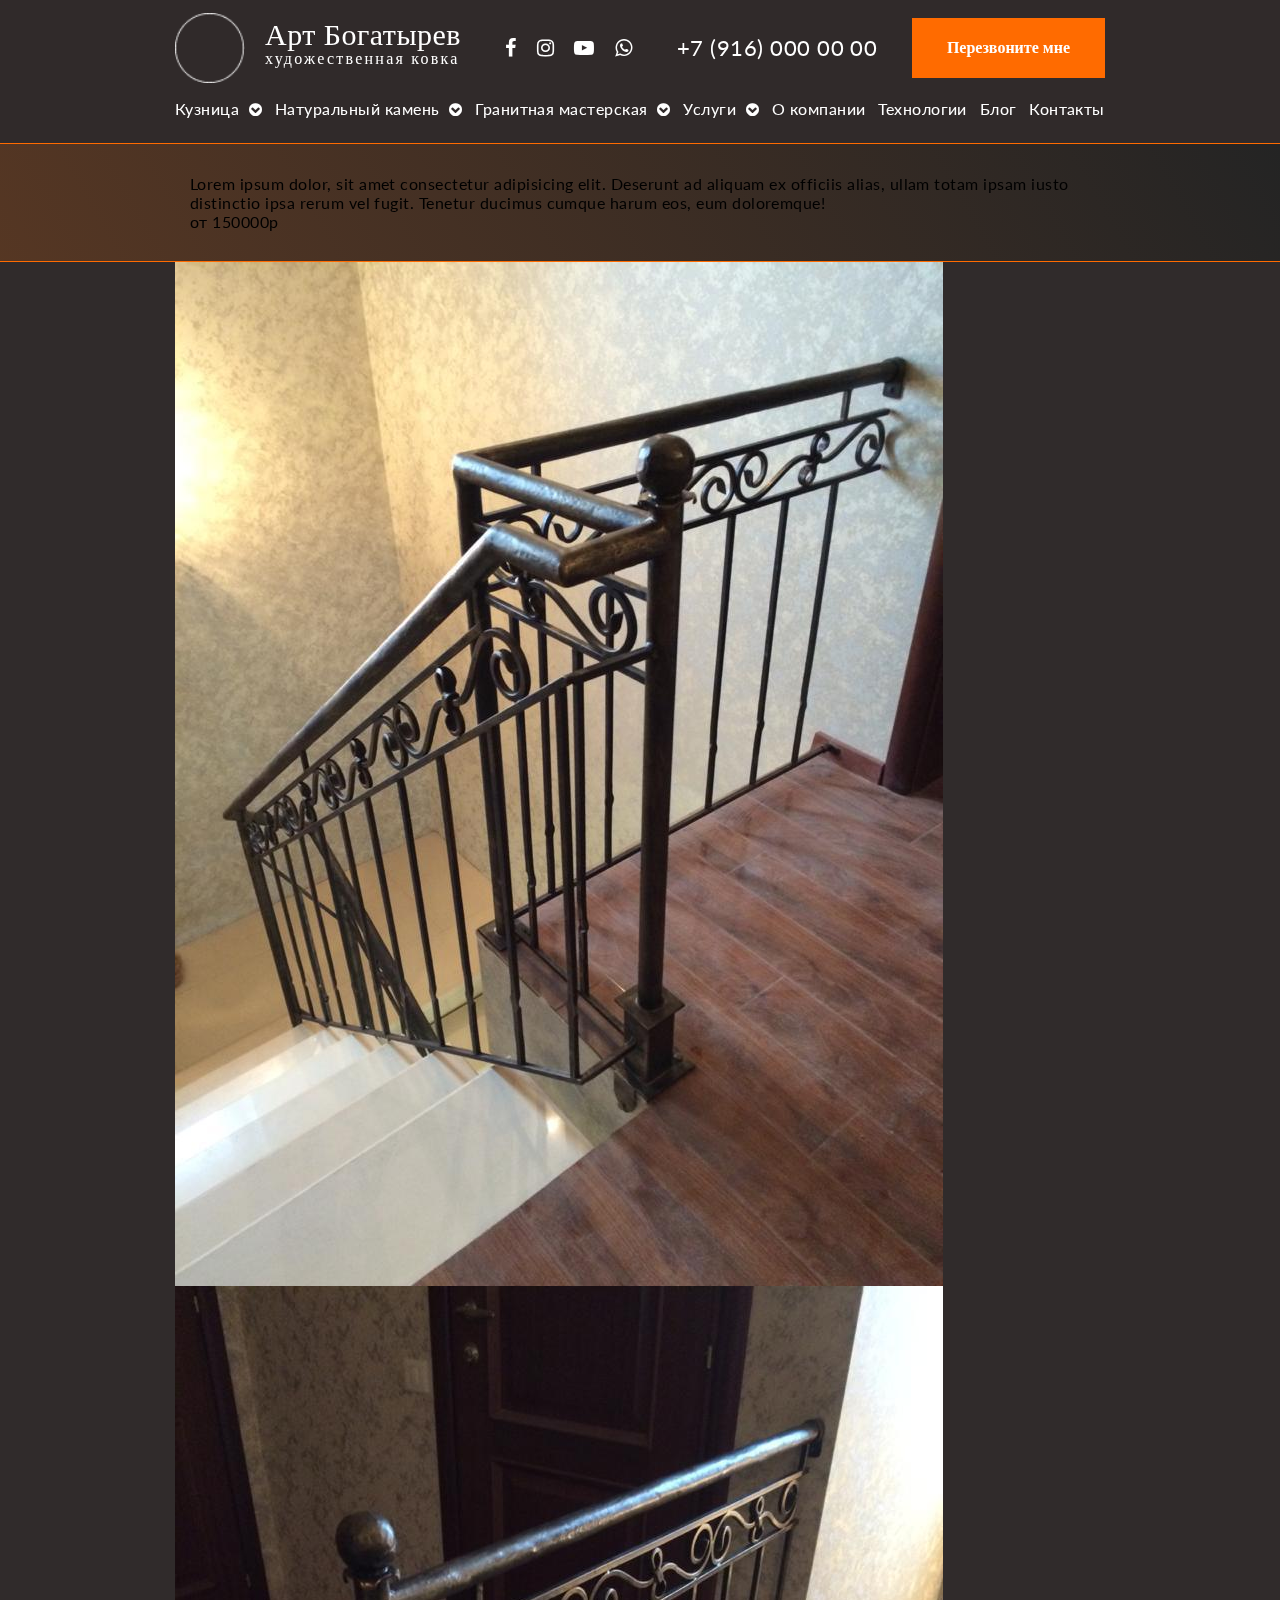
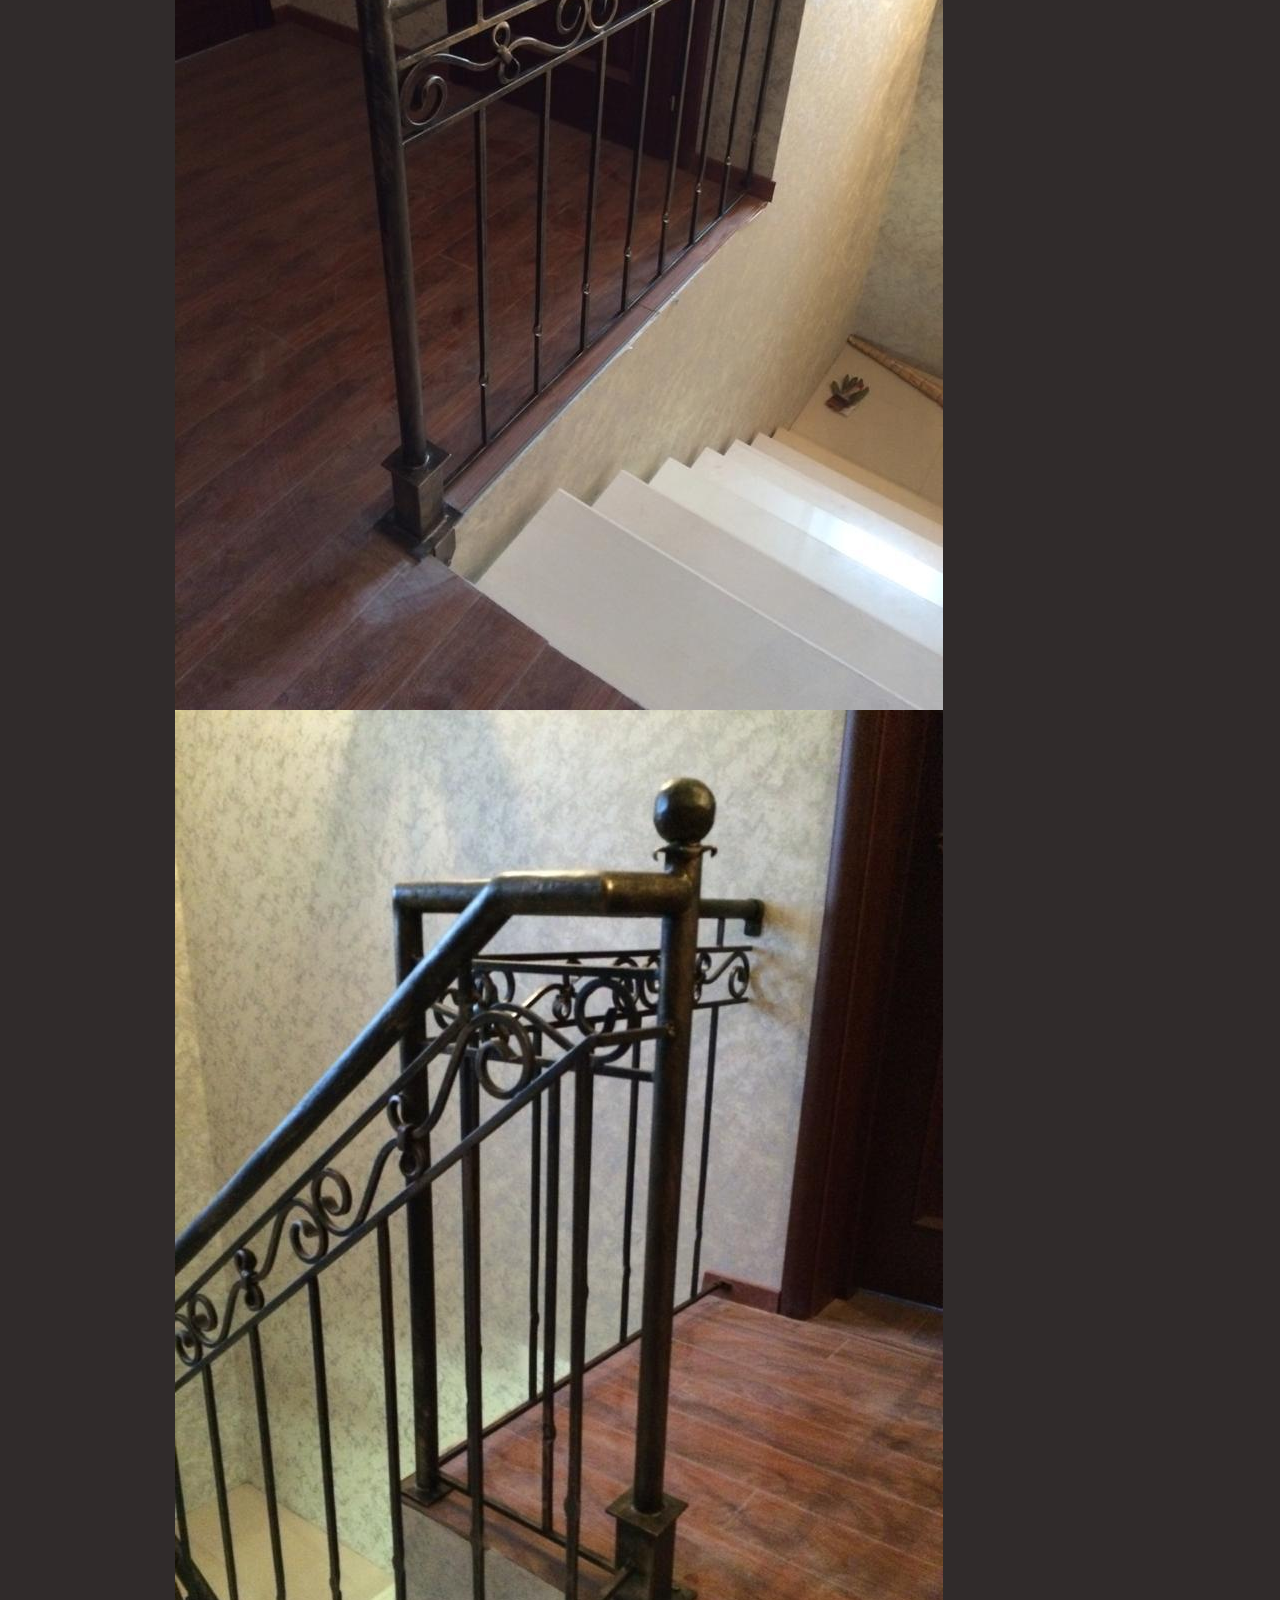
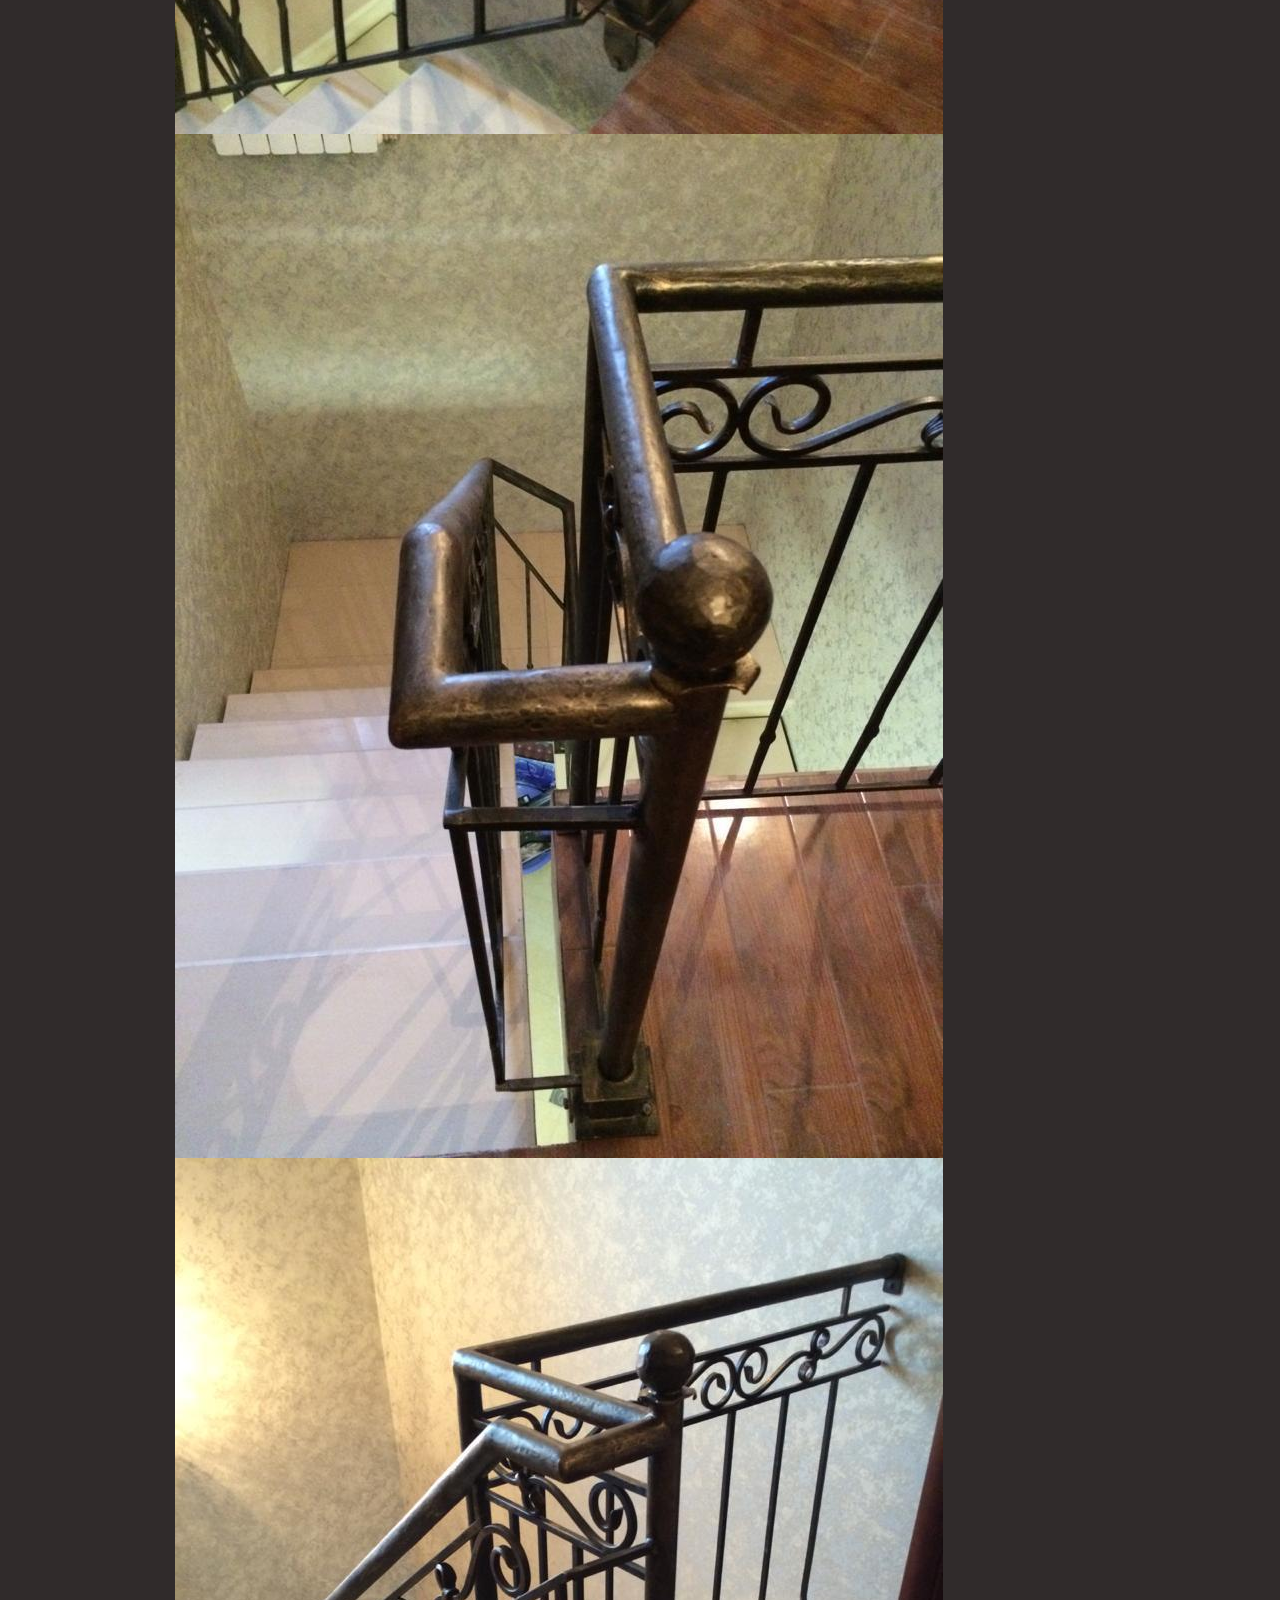
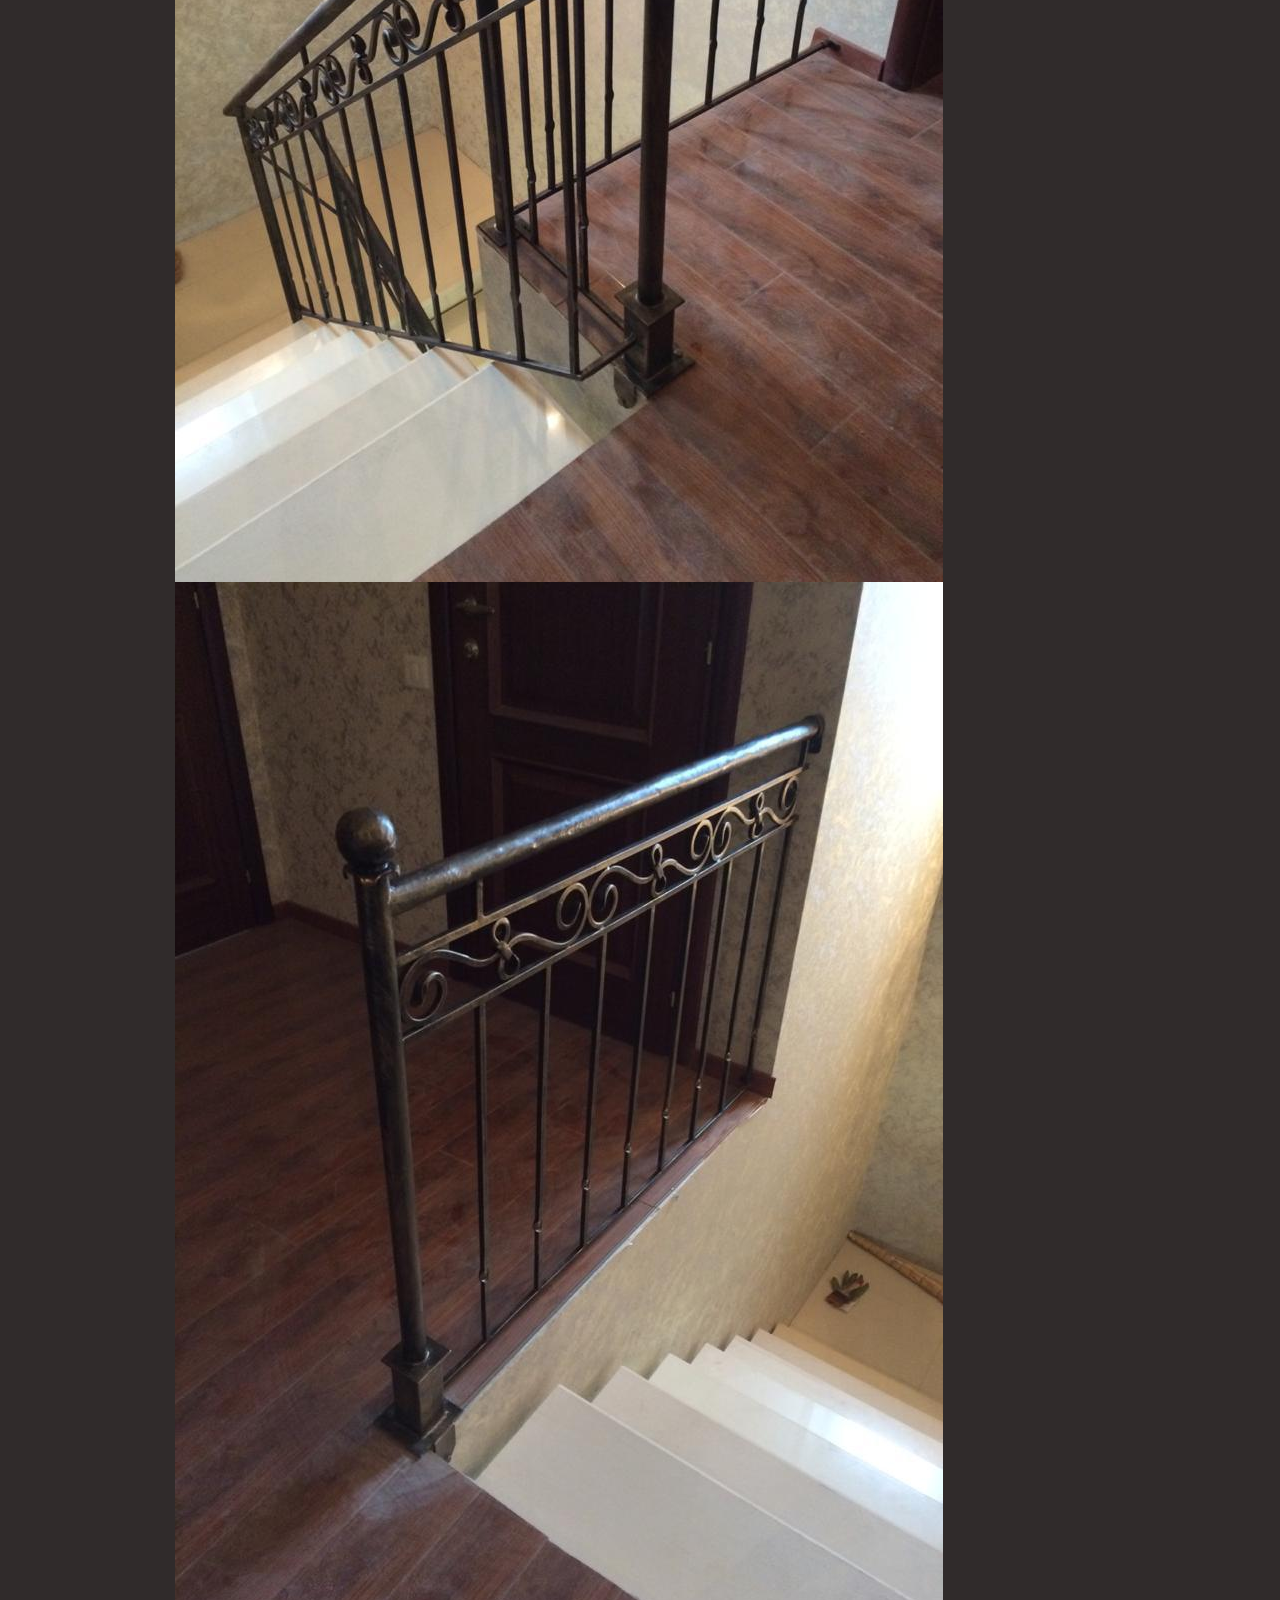
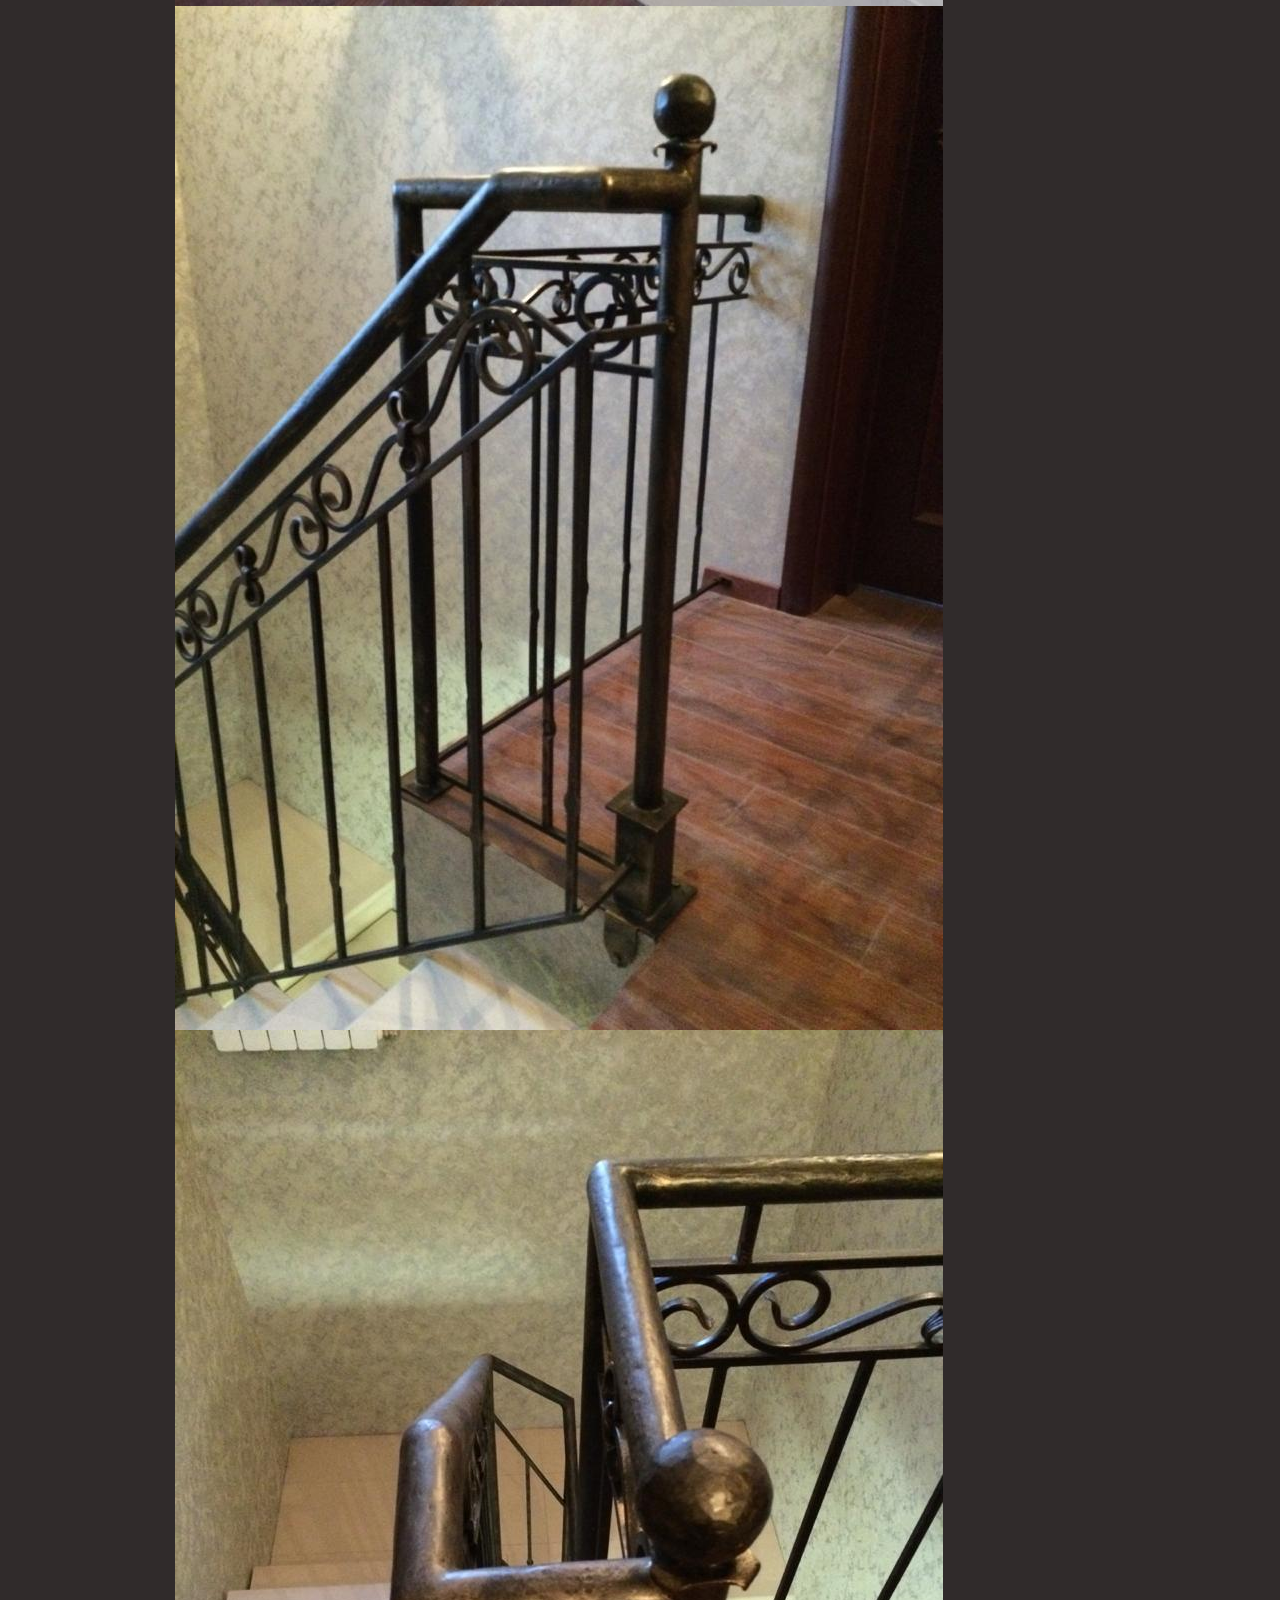
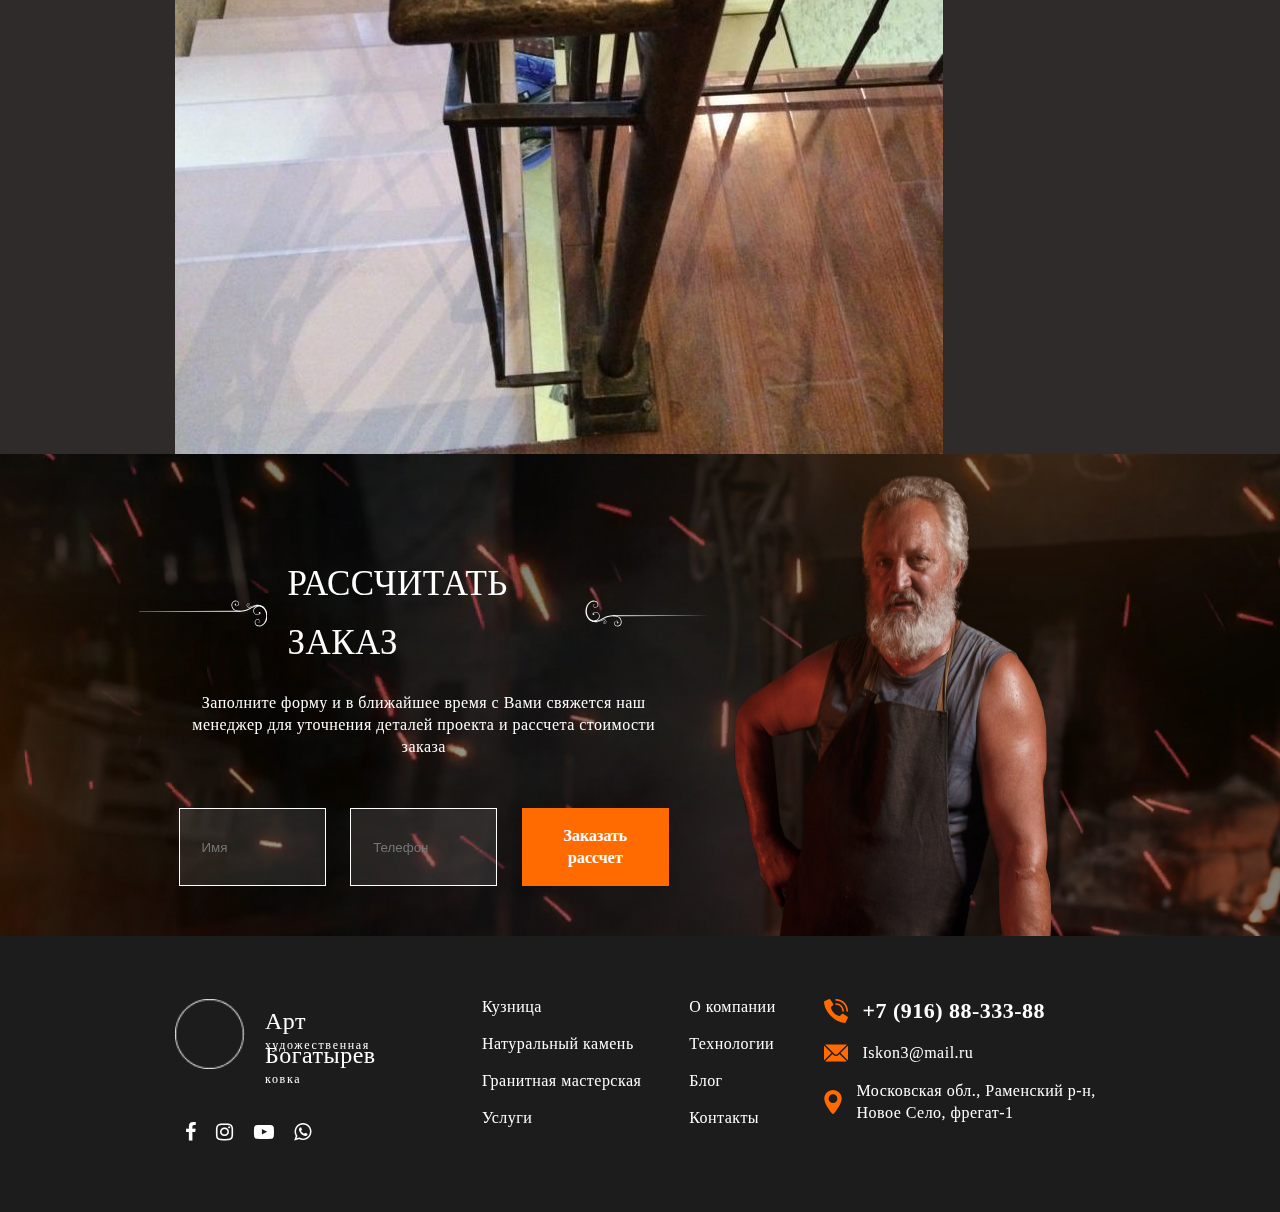
<file: item-padge.html>
<!DOCTYPE html>
<html lang="en">
<head>
   <meta charset="UTF-8">
   <meta http-equiv="X-UA-Compatible" content="IE=edge">
   <meta name="viewport" content="width=device-width, initial-scale=1.0">
   <title>Ковка</title>
   <meta name="description" content="Художественная ковка на заказ">
    <!-- font-assistant -->

    <link rel="preconnect" href="https://fonts.googleapis.com">
    <link rel="preconnect" href="https://fonts.gstatic.com" crossorigin>
    <link href="https://fonts.googleapis.com/css2?family=Comfortaa&family=Lato&display=swap" rel="stylesheet">
    <!-- STYLES -->
    <link rel="stylesheet" href="fonts/font-awesome-4.7.0/css/font-awesome.css">
    <link rel="stylesheet" href="css/style.css" />
</head>
<body>
   <header class="header">
      <div class="container">
        <div class="header__wrapper d-flex">
          <!-- content -->
          <div class="header-item d-flex">
            <a href="#" class="header-item__logo d-flex">
               <img src="img/Ellipse 1.png" alt="логотип">
               <h1>Арт Богатырев <br>
                  <span>художественная ковка</span>
               </h1>
            </a>
            <div class="social-flex-wrap">
              <a href="#"><i class="fa fa-facebook" aria-hidden="true"></i></a>
              <a href="#"><i class="fa fa-instagram" aria-hidden="true"></i></a>
              <a href="#"><i class="fa fa-youtube-play" aria-hidden="true"></i></a>
              <a href="#"><i class="fa fa-whatsapp" aria-hidden="true"></i></a>
            </div>
            <a class="headr-tel" href="#">+7 (916) 000 00 00</a>
            <button class="btn-call-back">Перезвоните мне</button>
          </div>
          <div class="header-item d-flex">
            <nav class="header-item__nav">
               <input type="checkbox" class="menu-checkbox" id="menu-checkbox">
               <label for="menu-checkbox" class="menu-checkbox-label" >
                  <i class="fa fa-bars" aria-hidden="true"></i>
                  <span>MENU</span>
               </label>
              <ul class="header-item-nav__list d-flex">
               <input type="checkbox" class="menu-checkbox" id="menu-checkbox">
               <label for="menu-checkbox" class="menu-checkbox-label-clos" >
                  <i class="fa fa-times" aria-hidden="true"></i>
               </label>
                  <li>
                     <a href="#">Кузница
                        <i class="fa fa-chevron-circle-down" aria-hidden="true"></i>
                     </a>
                     <ol>
                        <li><a href="#">item1</a></li>
                        <li><a href="#">item2</a></li>
                        <li><a href="#">item3</a></li>
                        <li><a href="#">item4</a></li>
                        <li><a href="#">item5</a></li>
                        <li><a href="#">item6</a></li>
                     </ol>
                  </li>
                  <li>
                     <a href="#">Натуральный камень
                        <i class="fa fa-chevron-circle-down" aria-hidden="true"></i>
                     </a>
                     <ol>
                        <li><a href="#">item1</a></li>
                        <li><a href="#">item2</a></li>
                        <li><a href="#">item3</a></li>
                        <li><a href="#">item4</a></li>
                        <li><a href="#">item5</a></li>
                        <li><a href="#">item6</a></li>
                     </ol>
                  </li>
                  <li>
                     <a href="#">Гранитная мастерская
                        <i class="fa fa-chevron-circle-down" aria-hidden="true"></i>
                     </a>
                     <ol>
                        <li><a href="#">item1</a></li>
                        <li><a href="#">item2</a></li>
                        <li><a href="#">item3</a></li>
                        <li><a href="#">item4</a></li>
                        <li><a href="#">item5</a></li>
                        <li><a href="#">item6</a></li>
                     </ol>
                  </li>
                  <li>
                     <a href="#services">Услуги
                        <i class="fa fa-chevron-circle-down" aria-hidden="true"></i>
                     </a>
                     <ol>
                        <li><a href="#">item1</a></li>
                        <li><a href="#">item2</a></li>
                        <li><a href="#">item3</a></li>
                        <li><a href="#">item4</a></li>
                        <li><a href="#">item5</a></li>
                        <li><a href="#">item6</a></li>
                     </ol>
                  </li>
                  <li><a href="#about">О компании</a>
                  </li>               
                  <li><a href="#">Технологии</a></li>
                  <li><a href="#">Блог</a></li>
                  <li><a href="#contacts">Контакты</a></li>
              </ul>
            </nav>
          </div>
          <!-- /content -->
        </div>
      </div>
   </header>
   <section class="item-top-banner">
      <div class="container">
         <div class="item-baner-title">
            <p>Lorem ipsum dolor, sit amet consectetur adipisicing elit. Deserunt ad aliquam ex officiis alias, ullam totam ipsam iusto distinctio ipsa rerum vel fugit. Tenetur ducimus cumque harum eos, eum doloremque!</p>
         <p>от 150000р</p>
         </div>
      </div>
   </section>
   <section class="item-padge-content">
      <div class="container">
         <div class="gallery">
            <img src="img/lesnicy-1/lesnica-1.jpeg" alt="лесница" />
            <img src="img/lesnicy-1/lesnica-2.jpeg" alt="лесница" />
            <img src="img/lesnicy-1/lesnica-3.jpeg" alt="лесница" />
            <img src="img/lesnicy-1/lesnica-4.jpeg" alt="лесница" />
            <img src="img/lesnicy-1/lesnica-1.jpeg" alt="лесница" />
            <img src="img/lesnicy-1/lesnica-2.jpeg" alt="лесница" />
            <img src="img/lesnicy-1/lesnica-3.jpeg" alt="лесница" />
            <img src="img/lesnicy-1/lesnica-4.jpeg" alt="лесница" />
         </div>
      </div>
   </section>
   <section class="calc-order">
      <div class="container">
         <div class="calc-order-background-1"></div>
         <div class="calc-order-background-2"></div>
         <div class="calc-order__box">
            <img src="img/blacksmith-craftsman-in-apron-works-in-blacksmith-s-shop__3_-removebg-preview 1.png" alt="кузнец">
            <div class="calc-order__box-content">
               <div class="calc-order__box-titl services-title-head">
                  <svg width="158" height="33" viewBox="0 0 158 33" fill="none" xmlns="http://www.w3.org/2000/svg">
               <path d="M148.727 16.3674C148.346 17.0781 147.712 17.6873 146.95 18.0173C146.188 18.3473 145.325 18.4488 144.513 18.3219C143.701 18.2204 142.889 17.9158 142.203 17.4335C141.518 16.9512 140.934 16.2912 140.579 15.5297C140.401 15.1489 140.274 14.7428 140.172 14.3112C140.096 13.9051 140.045 13.4735 140.071 13.042C140.096 12.2043 140.299 11.3413 140.68 10.5797C141.467 9.03128 142.863 7.88897 144.437 7.27975C146.011 6.64514 147.788 6.49282 149.463 6.87359C151.164 7.22897 152.712 8.16821 153.88 9.38666C155.073 10.6305 155.911 12.1028 156.495 13.6512C156.774 14.4381 157.002 15.2251 157.18 16.012C157.281 16.4181 157.332 16.7989 157.408 17.205C157.485 17.6112 157.51 18.0427 157.535 18.4489C157.637 20.1242 157.434 21.7742 157.002 23.3481C156.571 24.9219 155.911 26.4449 154.971 27.8157C154.058 29.1864 152.839 30.4049 151.367 31.2172C149.895 32.0549 148.168 32.4103 146.518 32.258C145.655 32.1818 144.818 31.8772 144.082 31.4203C143.371 30.938 142.762 30.278 142.381 29.4911C142 28.7295 141.822 27.8665 141.873 27.0034C141.899 26.5719 142 26.1403 142.152 25.7342C142.33 25.328 142.559 24.9726 142.863 24.6426C143.472 24.008 144.285 23.6273 145.148 23.5511C145.351 23.5258 145.579 23.5258 145.782 23.5511C145.884 23.5511 145.985 23.5765 146.112 23.6019C146.214 23.6273 146.315 23.6526 146.417 23.678C146.823 23.8303 147.204 24.0588 147.508 24.3634C148.118 24.998 148.346 25.9119 148.118 26.7496C147.991 27.1557 147.762 27.5365 147.432 27.8157C147.102 28.0949 146.671 28.2219 146.239 28.2219C146.163 28.2219 146.112 28.1711 146.112 28.0949C146.112 28.0188 146.163 27.968 146.239 27.968C146.595 27.968 146.95 27.8157 147.229 27.5872C147.508 27.3588 147.686 27.0288 147.762 26.6734C147.915 25.9626 147.686 25.2011 147.153 24.7188C146.899 24.465 146.595 24.2873 146.239 24.1857C145.909 24.0842 145.529 24.0842 145.173 24.135C144.462 24.2365 143.802 24.5919 143.32 25.0996C142.838 25.6327 142.584 26.318 142.584 27.0288C142.559 27.7395 142.736 28.4757 143.092 29.0849C143.422 29.7195 143.955 30.2272 144.539 30.608C145.148 30.9888 145.833 31.1918 146.518 31.2426C147.991 31.3441 149.463 30.9634 150.707 30.2018C151.951 29.4403 152.992 28.3488 153.778 27.0796C154.591 25.8357 155.149 24.4142 155.505 22.9673C155.86 21.5204 156.012 19.9973 155.885 18.525C155.86 18.1696 155.809 17.7889 155.758 17.4335C155.682 17.0527 155.606 16.6973 155.53 16.3166C155.352 15.5804 155.149 14.8697 154.87 14.1843C154.337 12.7882 153.601 11.4935 152.585 10.4782C152.332 10.2243 152.078 9.97048 151.798 9.76741C151.519 9.53895 151.24 9.3359 150.935 9.15821C150.631 8.98051 150.326 8.8282 149.996 8.6759C149.666 8.52359 149.336 8.42205 149.006 8.32052C147.635 7.93975 146.138 7.96512 144.767 8.42204C143.396 8.87896 142.178 9.79279 141.467 11.0366C141.112 11.6458 140.909 12.3566 140.858 13.0674C140.807 13.7781 140.909 14.5397 141.188 15.1997C141.721 16.545 143.041 17.535 144.513 17.7889C145.249 17.9158 146.011 17.8904 146.722 17.6112C147.407 17.3573 148.016 16.8496 148.397 16.1896C148.448 16.1135 148.524 16.0881 148.6 16.1389C148.727 16.2151 148.752 16.2912 148.727 16.3674Z" fill="white"/>
               <path d="M152.712 10.0466C152.636 9.94504 152.535 9.81812 152.408 9.69119C152.306 9.56427 152.179 9.46272 152.052 9.36118C151.824 9.13272 151.57 8.92968 151.291 8.75198C150.758 8.37122 150.174 8.0666 149.565 7.83815C148.955 7.60969 148.321 7.45737 147.661 7.35584C147.001 7.27968 146.341 7.2543 145.681 7.27969C145.021 7.30507 144.361 7.43199 143.701 7.55892C143.041 7.71122 142.406 7.88892 141.772 8.11737C140.502 8.57429 139.284 9.15813 138.091 9.81812L136.289 10.8589C135.984 11.0366 135.654 11.1889 135.349 11.3666C135.045 11.5443 134.715 11.6965 134.385 11.8235C133.09 12.4327 131.77 12.9404 130.399 13.3212C127.683 14.1081 124.79 14.4635 121.921 14.1335C120.5 13.9558 119.078 13.575 117.758 12.9658C117.098 12.6358 116.463 12.2804 115.905 11.7981C115.347 11.3158 114.813 10.7827 114.407 10.1735C113.57 8.92967 113.189 7.38123 113.29 5.93432L113.316 5.65509L113.367 5.37586L113.443 4.84277C113.493 4.66508 113.519 4.462 113.57 4.28431C113.646 4.10662 113.697 3.92895 113.773 3.75126C114.077 3.06588 114.534 2.43126 115.118 1.94895C116.26 0.933579 117.86 0.52745 119.332 0.781294C120.093 0.908216 120.804 1.28895 121.337 1.82202C121.616 2.10125 121.845 2.40587 122.023 2.73586C122.2 3.06586 122.327 3.44666 122.403 3.80204C122.48 4.18281 122.48 4.56356 122.454 4.94433C122.403 5.32509 122.302 5.70584 122.124 6.03584C121.769 6.72122 121.109 7.25428 120.373 7.45736C119.992 7.55889 119.611 7.58428 119.23 7.53351C118.85 7.48274 118.469 7.33044 118.164 7.10198C117.53 6.61967 117.225 5.78201 117.403 5.02048C117.428 4.89356 117.53 4.84277 117.657 4.84277C117.758 4.86815 117.834 4.96971 117.834 5.09663C117.733 5.70585 117.987 6.36585 118.469 6.72123C118.723 6.89892 119.002 7.00047 119.306 7.05124C119.611 7.07662 119.941 7.05124 120.22 6.97509C120.804 6.7974 121.337 6.36584 121.591 5.80739C121.87 5.27432 121.896 4.58894 121.769 3.97971C121.693 3.6751 121.591 3.37047 121.439 3.09124C121.287 2.81201 121.083 2.58357 120.855 2.35511C120.398 1.92358 119.814 1.64437 119.205 1.54283C117.936 1.33976 116.59 1.72049 115.677 2.58356C115.194 3.0151 114.839 3.5228 114.585 4.10664C114.509 4.25895 114.483 4.41123 114.433 4.56354C114.382 4.71585 114.357 4.86817 114.331 5.02048L114.28 5.50279L114.255 5.75661V6.01047C114.179 7.30507 114.534 8.59968 115.27 9.66582C116.007 10.732 117.073 11.5189 118.266 12.1027C119.459 12.6612 120.779 12.9912 122.099 13.1435C124.764 13.4227 127.506 13.0673 130.12 12.2804C131.415 11.8996 132.684 11.392 133.928 10.8081C134.233 10.6558 134.537 10.5289 134.842 10.3512C135.146 10.1989 135.451 10.0466 135.756 9.8689L137.558 8.82813C138.802 8.14276 140.071 7.50813 141.442 7.02583C142.127 6.79737 142.812 6.5943 143.523 6.442C144.234 6.31508 144.945 6.18815 145.681 6.16277C148.575 5.98508 151.697 7.07661 153.499 9.53889C153.652 9.74197 153.601 10.0466 153.398 10.1989C153.195 10.3512 152.89 10.3004 152.738 10.0974L152.712 10.0466Z" fill="white"/>
               <path d="M133.979 6.3912C134.131 6.61966 134.41 6.77199 134.689 6.77199C134.969 6.77199 135.223 6.59429 135.375 6.36583C135.527 6.13737 135.603 5.85815 135.578 5.57892C135.553 5.29969 135.426 5.04583 135.248 4.84275C134.893 4.41122 134.283 4.23355 133.776 4.38585C133.522 4.46201 133.293 4.61432 133.09 4.79201C132.887 4.99509 132.735 5.22352 132.633 5.47736C132.43 5.98505 132.405 6.59427 132.608 7.10196C132.633 7.17811 132.659 7.2289 132.684 7.27967C132.709 7.33044 132.76 7.40657 132.786 7.45734C132.862 7.58426 132.963 7.6858 133.039 7.81272C133.116 7.93964 133.243 8.01582 133.319 8.11736C133.42 8.21889 133.547 8.29502 133.649 8.37118C134.106 8.65041 134.664 8.7012 135.248 8.59967C135.806 8.49813 136.39 8.26967 136.949 8.04121C138.066 7.5589 139.183 7.00044 140.35 6.56891C141.518 6.16276 142.762 5.83276 144.031 5.80737C144.666 5.7566 145.3 5.83274 145.909 5.90889C146.214 5.95966 146.544 6.01045 146.849 6.0866C147.153 6.18814 147.458 6.23891 147.762 6.36583C148.955 6.77198 150.072 7.35582 151.088 8.06658C151.189 8.14273 151.215 8.26964 151.139 8.37118C151.062 8.47272 150.935 8.49811 150.834 8.42196C149.819 7.76196 148.727 7.20352 147.585 6.84814C147.305 6.7466 147.001 6.69584 146.722 6.61969C146.417 6.54354 146.138 6.51813 145.833 6.44198C145.249 6.36583 144.64 6.31506 144.031 6.36583C142.838 6.4166 141.67 6.72122 140.528 7.12737C139.386 7.53352 138.294 8.06657 137.152 8.57426C136.568 8.80272 135.984 9.05659 135.349 9.15813C135.197 9.18351 135.019 9.20887 134.867 9.20887H134.613L134.359 9.1835C134.182 9.1835 134.029 9.10734 133.852 9.05657C133.699 9.0058 133.547 8.90427 133.395 8.82812C133.268 8.72658 133.116 8.62503 132.989 8.49811C132.887 8.37119 132.76 8.26966 132.659 8.11736C132.557 7.99044 132.456 7.8635 132.379 7.7112C132.329 7.63505 132.303 7.5589 132.253 7.48275C132.227 7.4066 132.176 7.33045 132.151 7.2543C131.923 6.61969 131.923 5.88351 132.202 5.27428C132.329 4.96967 132.532 4.69046 132.786 4.462C133.039 4.23354 133.344 4.03048 133.674 3.95432C134.004 3.87817 134.359 3.90353 134.689 4.00506C135.019 4.13199 135.299 4.3097 135.527 4.58893C135.756 4.84278 135.883 5.17276 135.908 5.52814C135.933 5.85814 135.806 6.21351 135.603 6.46735C135.502 6.59427 135.375 6.69582 135.223 6.79736C135.07 6.87351 134.893 6.92429 134.715 6.92429C134.359 6.92429 134.055 6.72122 133.877 6.41661C133.852 6.39123 133.877 6.34043 133.903 6.31505C133.928 6.34043 133.953 6.34043 133.979 6.3912Z" fill="white"/>
               <path d="M123.927 14.2857L0.12693 13.905C0.0507765 13.905 0 13.8542 0 13.7781C0 13.7019 0.0507765 13.6511 0.12693 13.6511L123.927 13.2704C124.206 13.2704 124.434 13.4988 124.46 13.7781C124.46 14.0319 124.231 14.2857 123.927 14.2857C123.952 14.2857 123.952 14.2857 123.927 14.2857Z" fill="white"/>
               <path d="M119.053 5.14734C119.053 5.60426 118.697 5.95962 118.24 5.95962C117.783 5.95962 117.428 5.60426 117.428 5.14734C117.428 4.69042 117.783 4.33502 118.24 4.33502C118.697 4.33502 119.053 4.71581 119.053 5.14734Z" fill="white"/>
               <path d="M134.842 6.16273C134.842 6.46734 134.613 6.69582 134.309 6.69582C134.004 6.69582 133.776 6.46734 133.776 6.16273C133.776 5.85812 134.004 5.62964 134.309 5.62964C134.588 5.62964 134.842 5.8835 134.842 6.16273Z" fill="white"/>
               <path d="M147.839 16.875C148.441 16.875 148.93 16.3862 148.93 15.7834C148.93 15.1806 148.441 14.6919 147.839 14.6919C147.236 14.6919 146.747 15.1806 146.747 15.7834C146.747 16.3862 147.236 16.875 147.839 16.875Z" fill="white"/>
                  </svg>
                  <h2 class="calc-order__head-title services-title-head-title">рассчитать заказ</h2>
                  <svg width="152" height="33" viewBox="0 0 152 33" fill="none" xmlns="http://www.w3.org/2000/svg">
               <path d="M9.72523 16.7928C10.106 16.1328 10.7152 15.6505 11.4006 15.3713C12.086 15.1174 12.8729 15.0667 13.609 15.1936C15.0813 15.4475 16.3759 16.4628 16.9344 17.7828C17.2136 18.4428 17.2898 19.179 17.2644 19.9151C17.2136 20.6259 17.0105 21.3366 16.6552 21.9458C15.9444 23.1897 14.7005 24.1035 13.3552 24.5604C11.9844 25.0174 10.4867 25.0427 9.11599 24.662C8.78599 24.5604 8.43062 24.4589 8.126 24.3066C7.79601 24.1543 7.49141 24.002 7.18679 23.8243C6.88218 23.6466 6.60296 23.4435 6.32373 23.215C6.04451 22.9866 5.79063 22.7581 5.53679 22.5043C4.5468 21.4635 3.78528 20.1689 3.25221 18.7982C2.97298 18.1128 2.76992 17.3767 2.59223 16.6659C2.51608 16.3105 2.43989 15.9298 2.36374 15.549C2.31297 15.1936 2.26223 14.8128 2.23685 14.4574C2.10993 12.9851 2.26222 11.4875 2.6176 10.0152C2.97298 8.56827 3.5568 7.14675 4.34372 5.90292C5.13063 4.65908 6.17141 3.54218 7.41524 2.78065C8.65908 2.01912 10.1314 1.63835 11.6036 1.73988C12.3144 1.76527 12.9998 1.99373 13.5837 2.37449C14.1675 2.75526 14.7006 3.26296 15.0306 3.89757C15.3859 4.5068 15.5636 5.24294 15.5382 5.9537C15.5382 6.66446 15.2844 7.34982 14.8021 7.8829C14.3452 8.41597 13.6598 8.77136 12.9491 8.84752C12.5937 8.89828 12.2129 8.89827 11.8829 8.79674C11.5529 8.6952 11.2229 8.51749 10.969 8.26365C10.4614 7.78134 10.2075 6.99446 10.3598 6.30908C10.436 5.9537 10.639 5.6237 10.8929 5.39524C11.1721 5.16678 11.5021 5.01445 11.8829 5.01445C11.959 5.01445 12.0098 4.96371 12.0098 4.88756C12.0098 4.81141 11.959 4.76063 11.8829 4.76063C11.4513 4.76063 11.0198 4.88756 10.6898 5.16679C10.3598 5.44602 10.1314 5.82678 10.0045 6.23293C9.776 7.07061 10.0298 7.98442 10.6137 8.61903C10.9183 8.94902 11.2991 9.17749 11.7052 9.30441C11.8067 9.3298 11.9083 9.35518 12.0098 9.38057C12.1113 9.40595 12.2383 9.43134 12.3398 9.43134C12.5429 9.45673 12.7714 9.45673 12.9744 9.43134C13.8375 9.35519 14.6498 8.97445 15.259 8.33984C15.5636 8.03522 15.8175 7.65444 15.9698 7.24829C16.1475 6.84214 16.249 6.4106 16.249 5.97907C16.2998 5.116 16.1221 4.25294 15.7413 3.49141C15.3605 2.72988 14.7767 2.04448 14.0406 1.56218C13.3298 1.07987 12.4667 0.775293 11.6036 0.724525C9.95366 0.57222 8.20217 0.92757 6.75526 1.76525C5.28297 2.60294 4.08991 3.79603 3.15069 5.16679C2.23685 6.53755 1.55147 8.06059 1.11993 9.63442C0.688398 11.2083 0.485306 12.8836 0.586843 14.5336C0.612228 14.9397 0.663004 15.3713 0.713773 15.7774C0.789926 16.1836 0.86607 16.5897 0.942223 16.9705C1.11991 17.7574 1.34838 18.5697 1.62761 19.3312C2.21145 20.8797 3.04913 22.3774 4.2422 23.5958C5.40988 24.8143 6.98372 25.7535 8.65909 26.1089C10.3345 26.4897 12.1114 26.3373 13.6852 25.7027C15.259 25.0681 16.6805 23.9258 17.4421 22.4028C17.8228 21.6412 18.0259 20.7782 18.0513 19.9405C18.0513 19.5089 18.0259 19.1028 17.9497 18.6713C17.8736 18.2651 17.7467 17.8336 17.5436 17.4528C17.1629 16.6913 16.6044 16.0313 15.919 15.549C15.2336 15.0667 14.4213 14.7621 13.609 14.6605C12.7967 14.559 11.9337 14.6351 11.1721 14.9651C10.4106 15.2951 9.77599 15.879 9.39522 16.6151C9.36984 16.6913 9.39523 16.7674 9.446 16.8182C9.59831 16.869 9.69985 16.8436 9.72523 16.7928Z" fill="white"/>
               <path d="M4.72442 23.469C6.5521 25.9566 9.649 27.0228 12.5428 26.8451C13.279 26.8197 13.9897 26.6928 14.7005 26.5658C15.4112 26.4135 16.0966 26.2359 16.782 25.982C18.1274 25.4997 19.422 24.8905 20.6658 24.1797L22.4681 23.1389C22.7727 22.9613 23.0773 22.809 23.3819 22.6567C23.6865 22.5044 23.9911 22.352 24.2957 22.1997C25.5396 21.6159 26.7834 21.1082 28.1034 20.7274C30.6926 19.9405 33.4341 19.5851 36.1249 19.8644C37.4702 20.0167 38.7649 20.3467 39.9579 20.9051C41.151 21.4636 42.2171 22.2759 42.9533 23.342C43.6894 24.3828 44.0448 25.6774 43.9686 26.9974V27.2512L43.9433 27.5051L43.8925 27.9874C43.8671 28.1397 43.8163 28.292 43.791 28.4443C43.7402 28.5966 43.6894 28.7489 43.6387 28.9012C43.3848 29.485 43.0294 30.0181 42.5471 30.4243C41.6079 31.2874 40.2625 31.6681 39.0187 31.465C38.4095 31.3635 37.8256 31.0843 37.3687 30.6527C37.1403 30.4497 36.9372 30.1958 36.7849 29.9166C36.6326 29.6374 36.531 29.3581 36.4549 29.0281C36.328 28.4189 36.3533 27.7335 36.6326 27.2005C36.9118 26.642 37.4195 26.2104 38.0033 26.0328C38.3079 25.9312 38.6126 25.9058 38.9172 25.9566C39.2218 25.982 39.501 26.0835 39.7549 26.2866C40.2372 26.642 40.5164 27.302 40.3895 27.9112C40.3641 28.0381 40.4402 28.1397 40.5671 28.1651C40.6687 28.1905 40.7956 28.1143 40.821 27.9874C40.9733 27.2258 40.6687 26.3882 40.0595 25.9059C39.7548 25.652 39.3741 25.4997 38.9933 25.4743C38.6126 25.4236 38.2318 25.449 37.851 25.5505C37.1149 25.7536 36.4549 26.2612 36.0995 26.972C35.9218 27.302 35.8203 27.7081 35.7695 28.0635C35.7441 28.4443 35.7441 28.825 35.8203 29.2058C35.8964 29.5866 36.0233 29.942 36.201 30.272C36.3787 30.602 36.6072 30.9066 36.8864 31.1858C37.4195 31.7189 38.1556 32.0996 38.8918 32.2266C40.3641 32.5058 41.9633 32.0743 43.1056 31.0589C43.664 30.5766 44.1463 29.942 44.4509 29.2566C44.5271 29.0789 44.5779 28.9012 44.654 28.7235C44.7048 28.5458 44.7556 28.3428 44.781 28.1651L44.8571 27.632L44.9079 27.3528L44.9333 27.0735C45.0348 25.6012 44.654 24.0528 43.8163 22.8343C43.4102 22.1997 42.8771 21.6667 42.3187 21.2097C41.7602 20.7274 41.1002 20.372 40.4656 20.042C39.1456 19.4074 37.7241 19.0521 36.3026 18.8744C33.4342 18.5444 30.5657 18.8998 27.8242 19.6867C26.4534 20.0674 25.1335 20.6005 23.8389 21.1844C23.5089 21.3367 23.2042 21.489 22.8742 21.6413C22.5696 21.819 22.2396 21.9713 21.935 22.149L20.1327 23.1897C18.9397 23.8497 17.7212 24.4336 16.452 24.8905C15.8174 25.1189 15.1828 25.2966 14.5228 25.4489C13.8628 25.5759 13.2028 25.7028 12.5428 25.7282C11.8828 25.7535 11.2228 25.7535 10.5628 25.652C9.90284 25.5505 9.26823 25.3982 8.65901 25.1697C8.04978 24.9412 7.46592 24.6366 6.93285 24.2559C6.67901 24.0782 6.39977 23.8751 6.17131 23.6467C6.04439 23.5451 5.94285 23.4182 5.81593 23.3167C5.7144 23.2151 5.58749 23.0628 5.51133 22.9613L5.48596 22.9105C5.33366 22.7074 5.02902 22.6567 4.82594 22.809C4.59748 22.9867 4.57212 23.2659 4.72442 23.469Z" fill="white"/>
               <path d="M24.3211 26.5657C24.1688 26.2865 23.8388 26.0834 23.4835 26.058C23.3058 26.058 23.1281 26.0834 22.9758 26.185C22.8235 26.2611 22.6965 26.388 22.595 26.5149C22.3919 26.7688 22.265 27.1242 22.2904 27.4542C22.2904 27.7842 22.4427 28.1395 22.6711 28.3934C22.8742 28.6472 23.1788 28.8503 23.5088 28.9772C23.8388 29.0787 24.1942 29.1041 24.5242 29.028C24.8542 28.9518 25.1588 28.7488 25.4127 28.5203C25.6665 28.2919 25.8696 28.0126 25.9965 27.708C26.2757 27.0988 26.3011 26.3626 26.0473 25.728C26.0219 25.6519 25.9711 25.5757 25.9457 25.4996C25.9204 25.4234 25.8696 25.3473 25.8188 25.2711C25.7173 25.1442 25.6411 24.9919 25.5396 24.865C25.438 24.738 25.3111 24.6111 25.2096 24.4842C25.0826 24.3572 24.9558 24.2811 24.8035 24.1542C24.6511 24.078 24.4988 23.9765 24.3465 23.9257C24.1688 23.875 24.0165 23.8242 23.8388 23.7988L23.585 23.7734H23.3312C23.1535 23.7734 23.0012 23.7988 22.8488 23.8242C22.2142 23.9257 21.605 24.1796 21.0465 24.408C19.9042 24.8903 18.8127 25.4234 17.6704 25.8549C16.5281 26.2611 15.3605 26.5657 14.1674 26.6165C13.5582 26.6673 12.9743 26.6165 12.3651 26.5403C12.0605 26.4896 11.7813 26.4388 11.4767 26.3626C11.1974 26.2865 10.8928 26.2357 10.6136 26.1342C9.47126 25.7534 8.37974 25.195 7.36436 24.5604C7.26283 24.4842 7.11053 24.535 7.05976 24.6365C6.98361 24.738 7.03439 24.865 7.11054 24.9411C8.12592 25.6519 9.24282 26.2357 10.4359 26.6419C10.7405 26.7434 11.0451 26.8195 11.3497 26.9211C11.6543 26.9972 11.9589 27.048 12.2889 27.0988C12.9235 27.1749 13.5582 27.2257 14.1674 27.2003C15.4366 27.1495 16.6804 26.8449 17.8481 26.4388C19.0158 26.0072 20.1327 25.4488 21.2496 24.9665C21.8081 24.738 22.3665 24.5096 22.9504 24.408C23.5088 24.3065 24.0927 24.3573 24.5496 24.6365C24.6511 24.7127 24.7781 24.7888 24.8796 24.8903C24.9811 24.9919 25.0827 25.0934 25.1588 25.195C25.235 25.3219 25.3365 25.4234 25.4127 25.5503C25.438 25.6011 25.4888 25.6772 25.5142 25.728C25.5396 25.7788 25.565 25.855 25.5904 25.9057C25.7934 26.4134 25.7934 27.0226 25.565 27.5303C25.4634 27.7842 25.3111 28.0126 25.1081 28.2157C24.905 28.4187 24.6765 28.5711 24.4227 28.6218C23.915 28.7741 23.3057 28.5965 22.9504 28.1649C22.7473 27.9619 22.6458 27.708 22.6204 27.4288C22.595 27.1495 22.6712 26.8703 22.8235 26.6419C22.9758 26.4134 23.2296 26.2357 23.5088 26.2357C23.7881 26.2357 24.0673 26.3626 24.2196 26.6165C24.245 26.6419 24.2704 26.6672 24.3211 26.6419C24.3465 26.6165 24.3465 26.5911 24.3211 26.5657Z" fill="white"/>
               <path d="M34.2719 19.7628L151.751 19.382C151.827 19.382 151.878 19.3312 151.878 19.255C151.878 19.1789 151.827 19.1281 151.751 19.1281L34.2719 18.7474C33.9926 18.7474 33.7642 18.9758 33.7388 19.255C33.7388 19.5343 33.9672 19.7628 34.2719 19.7628C34.2465 19.7628 34.2719 19.7628 34.2719 19.7628Z" fill="white"/>
               <path d="M39.1457 27.8604C39.1457 27.4035 39.5011 27.0481 39.958 27.0481C40.4149 27.0481 40.7703 27.4035 40.7703 27.8604C40.7703 28.3173 40.4149 28.6727 39.958 28.6727C39.5011 28.6727 39.1457 28.2919 39.1457 27.8604Z" fill="white"/>
               <path d="M23.3567 26.845C23.3567 26.5404 23.5852 26.3119 23.8898 26.3119C24.1944 26.3119 24.4228 26.5404 24.4228 26.845C24.4228 27.1496 24.1944 27.3781 23.8898 27.3781C23.6106 27.3781 23.3567 27.1243 23.3567 26.845Z" fill="white"/>
               <path d="M10.3599 16.1328C10.9628 16.1328 11.4514 16.6215 11.4514 17.2243C11.4514 17.8272 10.9628 18.3159 10.3599 18.3159C9.75709 18.3159 9.26837 17.8272 9.26837 17.2243C9.26837 16.6215 9.75709 16.1328 10.3599 16.1328Z" fill="white"/>
                  </svg>
               </div>
               <p>Заполните форму и в ближайшее время с Вами свяжется наш менеджер для уточнения деталей проекта и рассчета стоимости заказа</p>
               <form action="#">
                  <input type="text" placeholder="Имя">
                  <input type="tel" placeholder="Телефон">
                  <button>Заказать рассчет</button>
               </form>
            </div>
         </div>
      </div>
   </section>
   <footer class="footer">
      <div class="container footer-flex">
         <div class="footer-left-content">
            <a href="#" class="header-item__logo footer-logo">
               <img src="img/Ellipse 1.png" alt="логотип">
               <h1>Арт Богатырев <br>
                  <span>художественная ковка</span>
               </h1>
            </a>
            <div class="social-flex-wrap">
               <a href="#"><i class="fa fa-facebook" aria-hidden="true"></i></a>
               <a href="#"><i class="fa fa-instagram" aria-hidden="true"></i></a>
               <a href="#"><i class="fa fa-youtube-play" aria-hidden="true"></i></a>
               <a href="#"><i class="fa fa-whatsapp" aria-hidden="true"></i></a>
             </div>
         </div>
         <div class="footer-right-cont">
            <ul>
               <li><a href="#">Кузница</a></li>
               <li><a href="#">Натуральный камень</a></li>
               <li><a href="#">Гранитная мастерская</a></li>
               <li><a href="#">Услуги</a></li>
            </ul>
            <ul>
               <li><a href="#">О компании</a></li>
               <li><a href="#">Технологии</a></li>
               <li><a href="#">Блог</a></li>
               <li><a href="#">Контакты</a></li>
            </ul>
            <ol>
               <li>
                  <svg width="24" height="24" viewBox="0 0 24 24" fill="none" xmlns="http://www.w3.org/2000/svg">
                     <path d="M9.93807 14.062C7.64731 11.7712 7.13007 9.48049 7.01338 8.5627C6.98077 8.30892 7.0681 8.05443 7.24966 7.87414L9.10345 6.02118C9.37614 5.74865 9.42454 5.32393 9.22014 4.99704L6.26855 0.413871C6.04242 0.0519049 5.57811 -0.0787322 5.19641 0.112216L0.45807 2.3438C0.149405 2.49579 -0.032148 2.82374 0.00289757 3.16601C0.251173 5.52463 1.27945 11.3227 6.97738 17.021C12.6753 22.7194 18.4726 23.7472 20.8324 23.9955C21.1747 24.0306 21.5026 23.849 21.6546 23.5403L23.8862 18.802C24.0764 18.4211 23.9467 17.9581 23.5862 17.7315L19.003 14.7808C18.6763 14.5762 18.2516 14.6242 17.9789 14.8966L16.1259 16.7504C15.9456 16.932 15.6912 17.0193 15.4374 16.9867C14.5196 16.87 12.2288 16.3528 9.93807 14.062V14.062Z" fill="#FF6B00"/>
                     <path d="M19.0344 12.8276C18.5774 12.8276 18.2068 12.4571 18.2068 12C18.203 8.57364 15.4263 5.79699 11.9999 5.79311C11.5429 5.79311 11.1724 5.42259 11.1724 4.96553C11.1724 4.50846 11.5429 4.13794 11.9999 4.13794C16.3401 4.14273 19.8572 7.65989 19.862 12C19.862 12.4571 19.4915 12.8276 19.0344 12.8276Z" fill="#FF6B00"/>
                     <path d="M23.1724 12.8276C22.7153 12.8276 22.3448 12.4571 22.3448 12C22.3384 6.28936 17.7106 1.66156 12 1.65517C11.5429 1.65517 11.1724 1.28465 11.1724 0.827586C11.1724 0.370523 11.5429 0 12 0C18.6244 0.0072976 23.9927 5.37561 24 12C24 12.2195 23.9128 12.43 23.7576 12.5852C23.6024 12.7404 23.3919 12.8276 23.1724 12.8276Z" fill="#FF6B00"/>
                     </svg>
                  +7 (916) 88-333-88
               </li>
               <li>
                  <svg width="24" height="24" viewBox="0 0 24 24" fill="none" xmlns="http://www.w3.org/2000/svg">
                     <path d="M23.7885 4.76807L16.5098 11.9999L23.7885 19.2317C23.92 18.9567 23.9999 18.6527 23.9999 18.328V5.67177C23.9999 5.34707 23.92 5.04308 23.7885 4.76807Z" fill="#FF6B00"/>
                     <path d="M21.8904 3.5625H2.10915C1.78444 3.5625 1.48046 3.64233 1.20544 3.77391L10.5084 13.03C11.331 13.8526 12.6686 13.8526 13.4911 13.03L22.7941 3.77391C22.5191 3.64233 22.2151 3.5625 21.8904 3.5625Z" fill="#FF6B00"/>
                     <path d="M0.211406 4.76807C0.0798281 5.04308 0 5.34707 0 5.67177V18.328C0 18.6527 0.0798281 18.9568 0.211406 19.2317L7.49011 11.9999L0.211406 4.76807Z" fill="#FF6B00"/>
                     <path d="M15.5154 12.9941L14.4854 14.0241C13.1148 15.3947 10.8847 15.3947 9.51409 14.0241L8.48415 12.9941L1.20544 20.226C1.48046 20.3575 1.78444 20.4374 2.10915 20.4374H21.8904C22.2151 20.4374 22.5191 20.3575 22.7941 20.226L15.5154 12.9941Z" fill="#FF6B00"/>
                     </svg>
                  Iskon3@mail.ru</li>
               <li>
                  <svg width="18" height="24" viewBox="0 0 18 24" fill="none" xmlns="http://www.w3.org/2000/svg">
                     <path d="M9 0C4.20726 0 0.308105 3.89916 0.308105 8.69184C0.308105 14.6397 8.0865 23.3715 8.41767 23.7404C8.72873 24.0868 9.27182 24.0862 9.58232 23.7404C9.9135 23.3715 17.6919 14.6397 17.6919 8.69184C17.6918 3.89916 13.7927 0 9 0ZM9 13.065C6.58865 13.065 4.62693 11.1032 4.62693 8.69184C4.62693 6.2805 6.5887 4.31878 9 4.31878C11.4113 4.31878 13.373 6.28055 13.373 8.69189C13.373 11.1032 11.4113 13.065 9 13.065Z" fill="#FF6B00"/>
                     </svg>
                  Московская обл., Раменский р-н,<br> Новое Село, фрегат-1</li>
            </ol>
         </div>
      </div>
   </footer>
</body>
</html>
</file>
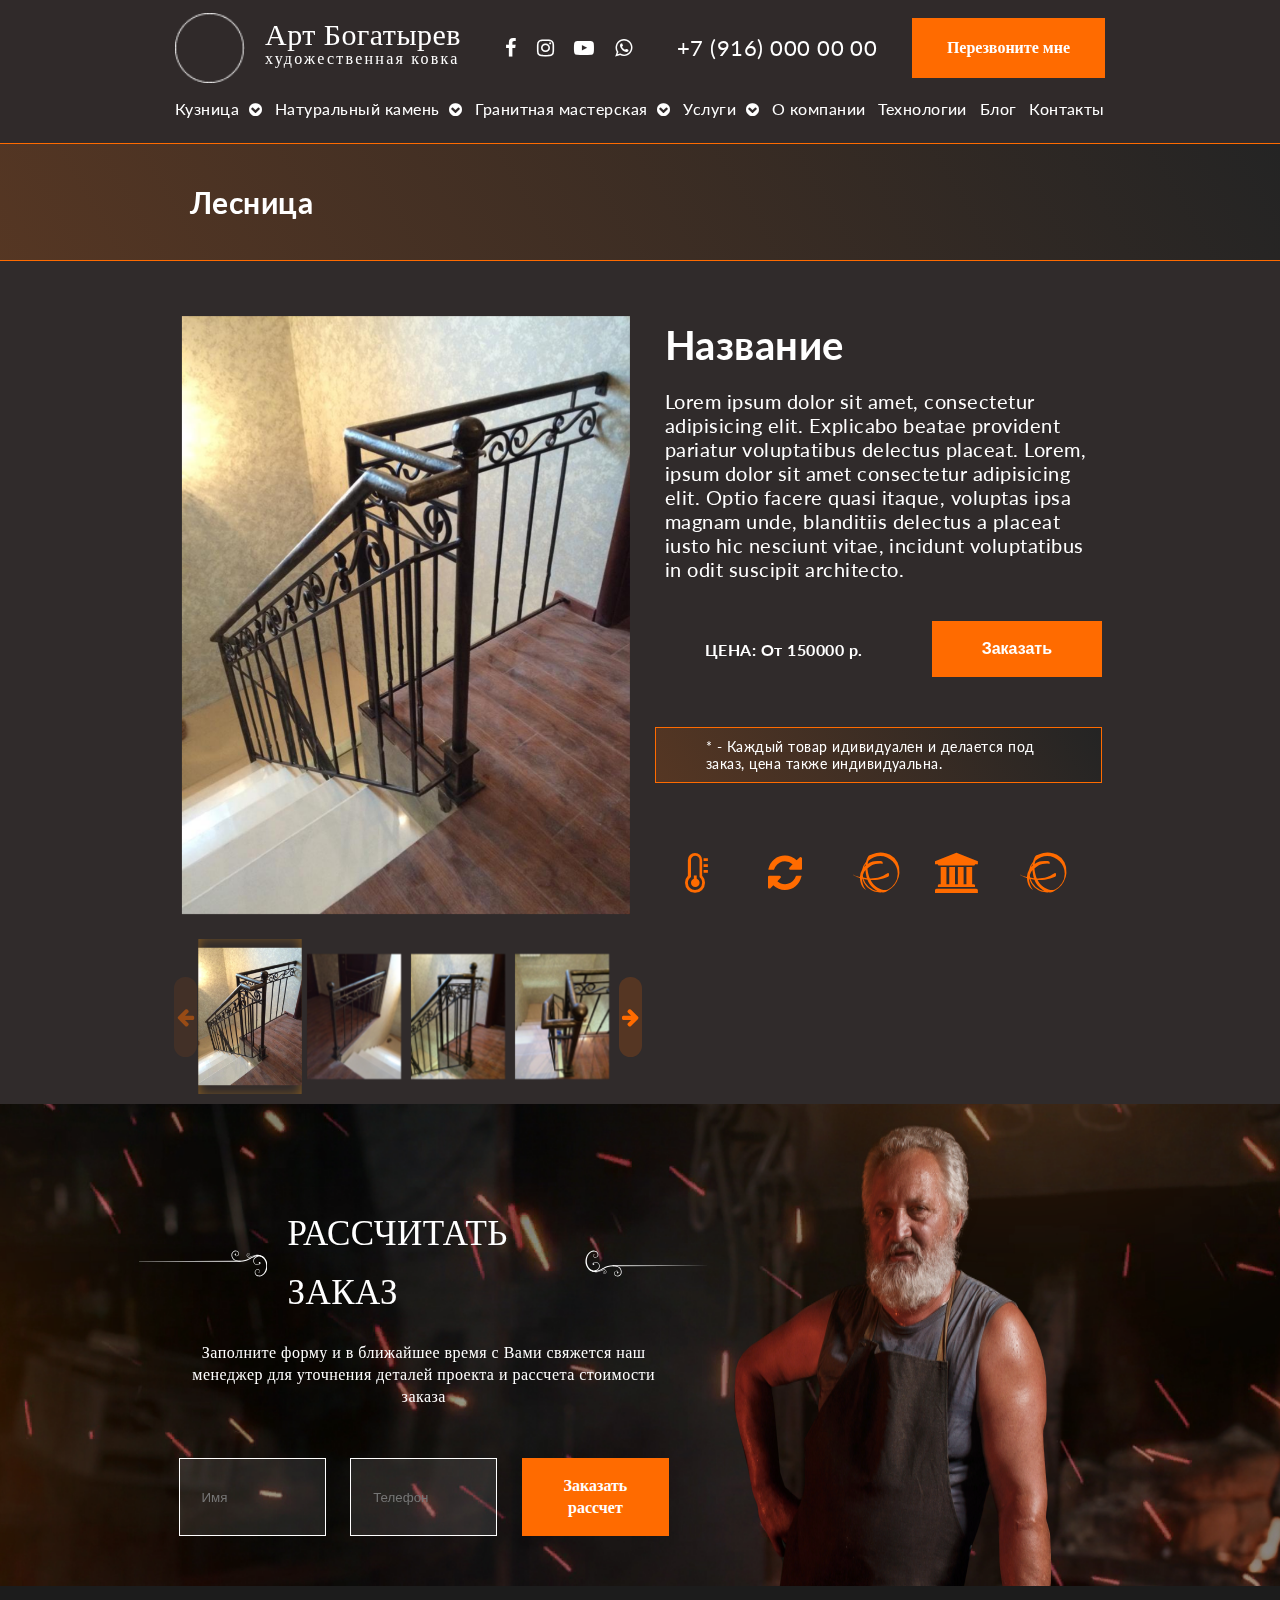
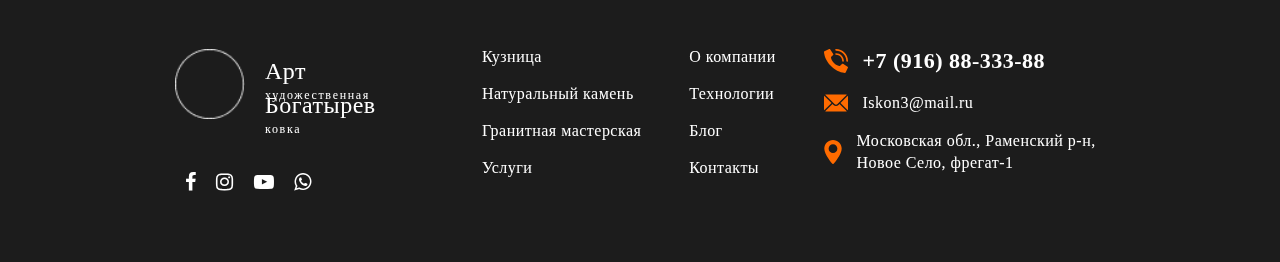
<file: item-padge2.html>
<!DOCTYPE html>
<html lang="en">
<head>
   <meta charset="UTF-8">
   <meta http-equiv="X-UA-Compatible" content="IE=edge">
   <meta name="viewport" content="width=device-width, initial-scale=1.0">
   <title>Ковка</title>
   <meta name="description" content="Художественная ковка на заказ">
    <!-- font-assistant -->

    <link rel="preconnect" href="https://fonts.googleapis.com">
    <link rel="preconnect" href="https://fonts.gstatic.com" crossorigin>
    <link href="https://fonts.googleapis.com/css2?family=Comfortaa&family=Lato&display=swap" rel="stylesheet">
    <!-- STYLES -->
    <link rel="stylesheet" href="css/owl.carousel.min.css">
    <link rel="stylesheet" href="css/owl.theme.default.css">
    <link rel="stylesheet" href="fonts/font-awesome-4.7.0/css/font-awesome.css">
    <link rel="stylesheet" href="css/style.css" />
</head>
<body>
   <header class="header">
      <div class="container">
        <div class="header__wrapper d-flex">
          <!-- content -->
          <div class="header-item d-flex">
            <a href="#" class="header-item__logo d-flex">
               <img src="img/Ellipse 1.png" alt="логотип">
               <h1>Арт Богатырев <br>
                  <span>художественная ковка</span>
               </h1>
            </a>
            <div class="social-flex-wrap">
              <a href="#"><i class="fa fa-facebook" aria-hidden="true"></i></a>
              <a href="#"><i class="fa fa-instagram" aria-hidden="true"></i></a>
              <a href="#"><i class="fa fa-youtube-play" aria-hidden="true"></i></a>
              <a href="#"><i class="fa fa-whatsapp" aria-hidden="true"></i></a>
            </div>
            <a class="headr-tel" href="#">+7 (916) 000 00 00</a>
            <button class="btn-call-back">Перезвоните мне</button>
          </div>
          <div class="header-item d-flex">
            <nav class="header-item__nav">
               <input type="checkbox" class="menu-checkbox" id="menu-checkbox">
               <label for="menu-checkbox" class="menu-checkbox-label" >
                  <i class="fa fa-bars" aria-hidden="true"></i>
                  <span>MENU</span>
               </label>
              <ul class="header-item-nav__list d-flex">
               <input type="checkbox" class="menu-checkbox" id="menu-checkbox">
               <label for="menu-checkbox" class="menu-checkbox-label-clos" >
                  <i class="fa fa-times" aria-hidden="true"></i>
               </label>
                  <li>
                     <a href="#">Кузница
                        <i class="fa fa-chevron-circle-down" aria-hidden="true"></i>
                     </a>
                     <ol>
                        <li><a href="#">item1</a></li>
                        <li><a href="#">item2</a></li>
                        <li><a href="#">item3</a></li>
                        <li><a href="#">item4</a></li>
                        <li><a href="#">item5</a></li>
                        <li><a href="#">item6</a></li>
                     </ol>
                  </li>
                  <li>
                     <a href="#">Натуральный камень
                        <i class="fa fa-chevron-circle-down" aria-hidden="true"></i>
                     </a>
                     <ol>
                        <li><a href="#">item1</a></li>
                        <li><a href="#">item2</a></li>
                        <li><a href="#">item3</a></li>
                        <li><a href="#">item4</a></li>
                        <li><a href="#">item5</a></li>
                        <li><a href="#">item6</a></li>
                     </ol>
                  </li>
                  <li>
                     <a href="#">Гранитная мастерская
                        <i class="fa fa-chevron-circle-down" aria-hidden="true"></i>
                     </a>
                     <ol>
                        <li><a href="#">item1</a></li>
                        <li><a href="#">item2</a></li>
                        <li><a href="#">item3</a></li>
                        <li><a href="#">item4</a></li>
                        <li><a href="#">item5</a></li>
                        <li><a href="#">item6</a></li>
                     </ol>
                  </li>
                  <li>
                     <a href="#services">Услуги
                        <i class="fa fa-chevron-circle-down" aria-hidden="true"></i>
                     </a>
                     <ol>
                        <li><a href="#">item1</a></li>
                        <li><a href="#">item2</a></li>
                        <li><a href="#">item3</a></li>
                        <li><a href="#">item4</a></li>
                        <li><a href="#">item5</a></li>
                        <li><a href="#">item6</a></li>
                     </ol>
                  </li>
                  <li><a href="#about">О компании</a>
                  </li>               
                  <li><a href="#">Технологии</a></li>
                  <li><a href="#">Блог</a></li>
                  <li><a href="#contacts">Контакты</a></li>
              </ul>
            </nav>
          </div>
          <!-- /content -->
        </div>
      </div>
   </header>
   <section class="item-top-banner">
      <div class="container">
         <div class="item-baner-title">
            <h2>Лесница</h2>
         </div>
      </div>
   </section>
   <section class="item-padge-content">
      <div class="container">
         <div class="cont-item">
            <div class="cont-item-left">
               <div id="sync1" class="owl-carousel owl-theme">
               <div class="item">
               <img class="minimized" src="img/lesnicy-1/lesnica-1.jpeg" alt="лесница">
               </div>
               <div class="item">
               <img class="minimized" src="img/lesnicy-1/lesnica-2.jpeg" alt="лесница">
               </div>
               <div class="item">
               <img class="minimized" src="img/lesnicy-1/lesnica-3.jpeg" alt="лесница">
               </div>
               <div class="item">
               <img class="minimized" src="img/lesnicy-1/lesnica-4.jpeg" alt="лесница">
               </div>
               <div class="item">
               <img class="minimized" src="img/lesnicy-1/lesnica-5.jpeg" alt="лесница">
               </div>
               </div>
               <div id="sync2" class="owl-carousel owl-theme">
               <div class="item">
               <img src="img/lesnicy-1/lesnica-1.jpeg" alt="лесница">
               </div>
               <div class="item">
               <img src="img/lesnicy-1/lesnica-2.jpeg" alt="лесница">
               </div>
               <div class="item">
               <img src="img/lesnicy-1/lesnica-3.jpeg" alt="лесница">
               </div>
               <div class="item">
               <img src="img/lesnicy-1/lesnica-4.jpeg" alt="лесница">
               </div>
               <div class="item">
               <img src="img/lesnicy-1/lesnica-5.jpeg" alt="лесница">
               </div>
               </div>
            </div>
            <div class="cont-item-right">
               <h2>Название</h2>
               <p>Lorem ipsum dolor sit amet, consectetur adipisicing elit. Explicabo beatae provident pariatur voluptatibus delectus placeat. Lorem, ipsum dolor sit amet consectetur adipisicing elit. Optio facere quasi itaque, voluptas ipsa magnam unde, blanditiis delectus a placeat iusto hic nesciunt vitae, incidunt voluptatibus in odit suscipit architecto.</p>
               <div class="cont-item-right-bottom">
                  <h4>ЦЕНА: От 150000 р.</h4>
                  <button data-modal="modal_1">Заказать</button>
               </div>
               <div class="cont-item-right-bottom-title">
                  <p>* - Каждый товар идивидуален и делается под заказ, цена также индивидуальна.</p>
               </div>
               <div class="icon-box">
                  <i class="fa fa-thermometer-quarter" aria-hidden="true"></i>
                  <i class="fa fa-refresh" aria-hidden="true"></i>
                  <i class="fa fa-ravelry" aria-hidden="true"></i>
                  <i class="fa fa-university" aria-hidden="true"></i>
                  <i class="fa fa-ravelry" aria-hidden="true"></i>
               </div>
            </div>
            <div class="overlay" data-close=""></div>
            <div id="modal_1" class="dlg-modal dlg-modal-fade">
               <span class="closer" data-close=""></span>
               <h3>Всплывающее окно 1</h3>
            </div>
            
         </div>
      </div>
   </section>
   <section class="calc-order">
      <div class="container">
         <div class="calc-order-background-1"></div>
         <div class="calc-order-background-2"></div>
         <div class="calc-order__box">
            <img src="img/blacksmith-craftsman-in-apron-works-in-blacksmith-s-shop__3_-removebg-preview 1.png" alt="кузнец">
            <div class="calc-order__box-content">
               <div class="calc-order__box-titl services-title-head">
                  <svg width="158" height="33" viewBox="0 0 158 33" fill="none" xmlns="http://www.w3.org/2000/svg">
               <path d="M148.727 16.3674C148.346 17.0781 147.712 17.6873 146.95 18.0173C146.188 18.3473 145.325 18.4488 144.513 18.3219C143.701 18.2204 142.889 17.9158 142.203 17.4335C141.518 16.9512 140.934 16.2912 140.579 15.5297C140.401 15.1489 140.274 14.7428 140.172 14.3112C140.096 13.9051 140.045 13.4735 140.071 13.042C140.096 12.2043 140.299 11.3413 140.68 10.5797C141.467 9.03128 142.863 7.88897 144.437 7.27975C146.011 6.64514 147.788 6.49282 149.463 6.87359C151.164 7.22897 152.712 8.16821 153.88 9.38666C155.073 10.6305 155.911 12.1028 156.495 13.6512C156.774 14.4381 157.002 15.2251 157.18 16.012C157.281 16.4181 157.332 16.7989 157.408 17.205C157.485 17.6112 157.51 18.0427 157.535 18.4489C157.637 20.1242 157.434 21.7742 157.002 23.3481C156.571 24.9219 155.911 26.4449 154.971 27.8157C154.058 29.1864 152.839 30.4049 151.367 31.2172C149.895 32.0549 148.168 32.4103 146.518 32.258C145.655 32.1818 144.818 31.8772 144.082 31.4203C143.371 30.938 142.762 30.278 142.381 29.4911C142 28.7295 141.822 27.8665 141.873 27.0034C141.899 26.5719 142 26.1403 142.152 25.7342C142.33 25.328 142.559 24.9726 142.863 24.6426C143.472 24.008 144.285 23.6273 145.148 23.5511C145.351 23.5258 145.579 23.5258 145.782 23.5511C145.884 23.5511 145.985 23.5765 146.112 23.6019C146.214 23.6273 146.315 23.6526 146.417 23.678C146.823 23.8303 147.204 24.0588 147.508 24.3634C148.118 24.998 148.346 25.9119 148.118 26.7496C147.991 27.1557 147.762 27.5365 147.432 27.8157C147.102 28.0949 146.671 28.2219 146.239 28.2219C146.163 28.2219 146.112 28.1711 146.112 28.0949C146.112 28.0188 146.163 27.968 146.239 27.968C146.595 27.968 146.95 27.8157 147.229 27.5872C147.508 27.3588 147.686 27.0288 147.762 26.6734C147.915 25.9626 147.686 25.2011 147.153 24.7188C146.899 24.465 146.595 24.2873 146.239 24.1857C145.909 24.0842 145.529 24.0842 145.173 24.135C144.462 24.2365 143.802 24.5919 143.32 25.0996C142.838 25.6327 142.584 26.318 142.584 27.0288C142.559 27.7395 142.736 28.4757 143.092 29.0849C143.422 29.7195 143.955 30.2272 144.539 30.608C145.148 30.9888 145.833 31.1918 146.518 31.2426C147.991 31.3441 149.463 30.9634 150.707 30.2018C151.951 29.4403 152.992 28.3488 153.778 27.0796C154.591 25.8357 155.149 24.4142 155.505 22.9673C155.86 21.5204 156.012 19.9973 155.885 18.525C155.86 18.1696 155.809 17.7889 155.758 17.4335C155.682 17.0527 155.606 16.6973 155.53 16.3166C155.352 15.5804 155.149 14.8697 154.87 14.1843C154.337 12.7882 153.601 11.4935 152.585 10.4782C152.332 10.2243 152.078 9.97048 151.798 9.76741C151.519 9.53895 151.24 9.3359 150.935 9.15821C150.631 8.98051 150.326 8.8282 149.996 8.6759C149.666 8.52359 149.336 8.42205 149.006 8.32052C147.635 7.93975 146.138 7.96512 144.767 8.42204C143.396 8.87896 142.178 9.79279 141.467 11.0366C141.112 11.6458 140.909 12.3566 140.858 13.0674C140.807 13.7781 140.909 14.5397 141.188 15.1997C141.721 16.545 143.041 17.535 144.513 17.7889C145.249 17.9158 146.011 17.8904 146.722 17.6112C147.407 17.3573 148.016 16.8496 148.397 16.1896C148.448 16.1135 148.524 16.0881 148.6 16.1389C148.727 16.2151 148.752 16.2912 148.727 16.3674Z" fill="white"/>
               <path d="M152.712 10.0466C152.636 9.94504 152.535 9.81812 152.408 9.69119C152.306 9.56427 152.179 9.46272 152.052 9.36118C151.824 9.13272 151.57 8.92968 151.291 8.75198C150.758 8.37122 150.174 8.0666 149.565 7.83815C148.955 7.60969 148.321 7.45737 147.661 7.35584C147.001 7.27968 146.341 7.2543 145.681 7.27969C145.021 7.30507 144.361 7.43199 143.701 7.55892C143.041 7.71122 142.406 7.88892 141.772 8.11737C140.502 8.57429 139.284 9.15813 138.091 9.81812L136.289 10.8589C135.984 11.0366 135.654 11.1889 135.349 11.3666C135.045 11.5443 134.715 11.6965 134.385 11.8235C133.09 12.4327 131.77 12.9404 130.399 13.3212C127.683 14.1081 124.79 14.4635 121.921 14.1335C120.5 13.9558 119.078 13.575 117.758 12.9658C117.098 12.6358 116.463 12.2804 115.905 11.7981C115.347 11.3158 114.813 10.7827 114.407 10.1735C113.57 8.92967 113.189 7.38123 113.29 5.93432L113.316 5.65509L113.367 5.37586L113.443 4.84277C113.493 4.66508 113.519 4.462 113.57 4.28431C113.646 4.10662 113.697 3.92895 113.773 3.75126C114.077 3.06588 114.534 2.43126 115.118 1.94895C116.26 0.933579 117.86 0.52745 119.332 0.781294C120.093 0.908216 120.804 1.28895 121.337 1.82202C121.616 2.10125 121.845 2.40587 122.023 2.73586C122.2 3.06586 122.327 3.44666 122.403 3.80204C122.48 4.18281 122.48 4.56356 122.454 4.94433C122.403 5.32509 122.302 5.70584 122.124 6.03584C121.769 6.72122 121.109 7.25428 120.373 7.45736C119.992 7.55889 119.611 7.58428 119.23 7.53351C118.85 7.48274 118.469 7.33044 118.164 7.10198C117.53 6.61967 117.225 5.78201 117.403 5.02048C117.428 4.89356 117.53 4.84277 117.657 4.84277C117.758 4.86815 117.834 4.96971 117.834 5.09663C117.733 5.70585 117.987 6.36585 118.469 6.72123C118.723 6.89892 119.002 7.00047 119.306 7.05124C119.611 7.07662 119.941 7.05124 120.22 6.97509C120.804 6.7974 121.337 6.36584 121.591 5.80739C121.87 5.27432 121.896 4.58894 121.769 3.97971C121.693 3.6751 121.591 3.37047 121.439 3.09124C121.287 2.81201 121.083 2.58357 120.855 2.35511C120.398 1.92358 119.814 1.64437 119.205 1.54283C117.936 1.33976 116.59 1.72049 115.677 2.58356C115.194 3.0151 114.839 3.5228 114.585 4.10664C114.509 4.25895 114.483 4.41123 114.433 4.56354C114.382 4.71585 114.357 4.86817 114.331 5.02048L114.28 5.50279L114.255 5.75661V6.01047C114.179 7.30507 114.534 8.59968 115.27 9.66582C116.007 10.732 117.073 11.5189 118.266 12.1027C119.459 12.6612 120.779 12.9912 122.099 13.1435C124.764 13.4227 127.506 13.0673 130.12 12.2804C131.415 11.8996 132.684 11.392 133.928 10.8081C134.233 10.6558 134.537 10.5289 134.842 10.3512C135.146 10.1989 135.451 10.0466 135.756 9.8689L137.558 8.82813C138.802 8.14276 140.071 7.50813 141.442 7.02583C142.127 6.79737 142.812 6.5943 143.523 6.442C144.234 6.31508 144.945 6.18815 145.681 6.16277C148.575 5.98508 151.697 7.07661 153.499 9.53889C153.652 9.74197 153.601 10.0466 153.398 10.1989C153.195 10.3512 152.89 10.3004 152.738 10.0974L152.712 10.0466Z" fill="white"/>
               <path d="M133.979 6.3912C134.131 6.61966 134.41 6.77199 134.689 6.77199C134.969 6.77199 135.223 6.59429 135.375 6.36583C135.527 6.13737 135.603 5.85815 135.578 5.57892C135.553 5.29969 135.426 5.04583 135.248 4.84275C134.893 4.41122 134.283 4.23355 133.776 4.38585C133.522 4.46201 133.293 4.61432 133.09 4.79201C132.887 4.99509 132.735 5.22352 132.633 5.47736C132.43 5.98505 132.405 6.59427 132.608 7.10196C132.633 7.17811 132.659 7.2289 132.684 7.27967C132.709 7.33044 132.76 7.40657 132.786 7.45734C132.862 7.58426 132.963 7.6858 133.039 7.81272C133.116 7.93964 133.243 8.01582 133.319 8.11736C133.42 8.21889 133.547 8.29502 133.649 8.37118C134.106 8.65041 134.664 8.7012 135.248 8.59967C135.806 8.49813 136.39 8.26967 136.949 8.04121C138.066 7.5589 139.183 7.00044 140.35 6.56891C141.518 6.16276 142.762 5.83276 144.031 5.80737C144.666 5.7566 145.3 5.83274 145.909 5.90889C146.214 5.95966 146.544 6.01045 146.849 6.0866C147.153 6.18814 147.458 6.23891 147.762 6.36583C148.955 6.77198 150.072 7.35582 151.088 8.06658C151.189 8.14273 151.215 8.26964 151.139 8.37118C151.062 8.47272 150.935 8.49811 150.834 8.42196C149.819 7.76196 148.727 7.20352 147.585 6.84814C147.305 6.7466 147.001 6.69584 146.722 6.61969C146.417 6.54354 146.138 6.51813 145.833 6.44198C145.249 6.36583 144.64 6.31506 144.031 6.36583C142.838 6.4166 141.67 6.72122 140.528 7.12737C139.386 7.53352 138.294 8.06657 137.152 8.57426C136.568 8.80272 135.984 9.05659 135.349 9.15813C135.197 9.18351 135.019 9.20887 134.867 9.20887H134.613L134.359 9.1835C134.182 9.1835 134.029 9.10734 133.852 9.05657C133.699 9.0058 133.547 8.90427 133.395 8.82812C133.268 8.72658 133.116 8.62503 132.989 8.49811C132.887 8.37119 132.76 8.26966 132.659 8.11736C132.557 7.99044 132.456 7.8635 132.379 7.7112C132.329 7.63505 132.303 7.5589 132.253 7.48275C132.227 7.4066 132.176 7.33045 132.151 7.2543C131.923 6.61969 131.923 5.88351 132.202 5.27428C132.329 4.96967 132.532 4.69046 132.786 4.462C133.039 4.23354 133.344 4.03048 133.674 3.95432C134.004 3.87817 134.359 3.90353 134.689 4.00506C135.019 4.13199 135.299 4.3097 135.527 4.58893C135.756 4.84278 135.883 5.17276 135.908 5.52814C135.933 5.85814 135.806 6.21351 135.603 6.46735C135.502 6.59427 135.375 6.69582 135.223 6.79736C135.07 6.87351 134.893 6.92429 134.715 6.92429C134.359 6.92429 134.055 6.72122 133.877 6.41661C133.852 6.39123 133.877 6.34043 133.903 6.31505C133.928 6.34043 133.953 6.34043 133.979 6.3912Z" fill="white"/>
               <path d="M123.927 14.2857L0.12693 13.905C0.0507765 13.905 0 13.8542 0 13.7781C0 13.7019 0.0507765 13.6511 0.12693 13.6511L123.927 13.2704C124.206 13.2704 124.434 13.4988 124.46 13.7781C124.46 14.0319 124.231 14.2857 123.927 14.2857C123.952 14.2857 123.952 14.2857 123.927 14.2857Z" fill="white"/>
               <path d="M119.053 5.14734C119.053 5.60426 118.697 5.95962 118.24 5.95962C117.783 5.95962 117.428 5.60426 117.428 5.14734C117.428 4.69042 117.783 4.33502 118.24 4.33502C118.697 4.33502 119.053 4.71581 119.053 5.14734Z" fill="white"/>
               <path d="M134.842 6.16273C134.842 6.46734 134.613 6.69582 134.309 6.69582C134.004 6.69582 133.776 6.46734 133.776 6.16273C133.776 5.85812 134.004 5.62964 134.309 5.62964C134.588 5.62964 134.842 5.8835 134.842 6.16273Z" fill="white"/>
               <path d="M147.839 16.875C148.441 16.875 148.93 16.3862 148.93 15.7834C148.93 15.1806 148.441 14.6919 147.839 14.6919C147.236 14.6919 146.747 15.1806 146.747 15.7834C146.747 16.3862 147.236 16.875 147.839 16.875Z" fill="white"/>
                  </svg>
                  <h2 class="calc-order__head-title services-title-head-title">рассчитать заказ</h2>
                  <svg width="152" height="33" viewBox="0 0 152 33" fill="none" xmlns="http://www.w3.org/2000/svg">
               <path d="M9.72523 16.7928C10.106 16.1328 10.7152 15.6505 11.4006 15.3713C12.086 15.1174 12.8729 15.0667 13.609 15.1936C15.0813 15.4475 16.3759 16.4628 16.9344 17.7828C17.2136 18.4428 17.2898 19.179 17.2644 19.9151C17.2136 20.6259 17.0105 21.3366 16.6552 21.9458C15.9444 23.1897 14.7005 24.1035 13.3552 24.5604C11.9844 25.0174 10.4867 25.0427 9.11599 24.662C8.78599 24.5604 8.43062 24.4589 8.126 24.3066C7.79601 24.1543 7.49141 24.002 7.18679 23.8243C6.88218 23.6466 6.60296 23.4435 6.32373 23.215C6.04451 22.9866 5.79063 22.7581 5.53679 22.5043C4.5468 21.4635 3.78528 20.1689 3.25221 18.7982C2.97298 18.1128 2.76992 17.3767 2.59223 16.6659C2.51608 16.3105 2.43989 15.9298 2.36374 15.549C2.31297 15.1936 2.26223 14.8128 2.23685 14.4574C2.10993 12.9851 2.26222 11.4875 2.6176 10.0152C2.97298 8.56827 3.5568 7.14675 4.34372 5.90292C5.13063 4.65908 6.17141 3.54218 7.41524 2.78065C8.65908 2.01912 10.1314 1.63835 11.6036 1.73988C12.3144 1.76527 12.9998 1.99373 13.5837 2.37449C14.1675 2.75526 14.7006 3.26296 15.0306 3.89757C15.3859 4.5068 15.5636 5.24294 15.5382 5.9537C15.5382 6.66446 15.2844 7.34982 14.8021 7.8829C14.3452 8.41597 13.6598 8.77136 12.9491 8.84752C12.5937 8.89828 12.2129 8.89827 11.8829 8.79674C11.5529 8.6952 11.2229 8.51749 10.969 8.26365C10.4614 7.78134 10.2075 6.99446 10.3598 6.30908C10.436 5.9537 10.639 5.6237 10.8929 5.39524C11.1721 5.16678 11.5021 5.01445 11.8829 5.01445C11.959 5.01445 12.0098 4.96371 12.0098 4.88756C12.0098 4.81141 11.959 4.76063 11.8829 4.76063C11.4513 4.76063 11.0198 4.88756 10.6898 5.16679C10.3598 5.44602 10.1314 5.82678 10.0045 6.23293C9.776 7.07061 10.0298 7.98442 10.6137 8.61903C10.9183 8.94902 11.2991 9.17749 11.7052 9.30441C11.8067 9.3298 11.9083 9.35518 12.0098 9.38057C12.1113 9.40595 12.2383 9.43134 12.3398 9.43134C12.5429 9.45673 12.7714 9.45673 12.9744 9.43134C13.8375 9.35519 14.6498 8.97445 15.259 8.33984C15.5636 8.03522 15.8175 7.65444 15.9698 7.24829C16.1475 6.84214 16.249 6.4106 16.249 5.97907C16.2998 5.116 16.1221 4.25294 15.7413 3.49141C15.3605 2.72988 14.7767 2.04448 14.0406 1.56218C13.3298 1.07987 12.4667 0.775293 11.6036 0.724525C9.95366 0.57222 8.20217 0.92757 6.75526 1.76525C5.28297 2.60294 4.08991 3.79603 3.15069 5.16679C2.23685 6.53755 1.55147 8.06059 1.11993 9.63442C0.688398 11.2083 0.485306 12.8836 0.586843 14.5336C0.612228 14.9397 0.663004 15.3713 0.713773 15.7774C0.789926 16.1836 0.86607 16.5897 0.942223 16.9705C1.11991 17.7574 1.34838 18.5697 1.62761 19.3312C2.21145 20.8797 3.04913 22.3774 4.2422 23.5958C5.40988 24.8143 6.98372 25.7535 8.65909 26.1089C10.3345 26.4897 12.1114 26.3373 13.6852 25.7027C15.259 25.0681 16.6805 23.9258 17.4421 22.4028C17.8228 21.6412 18.0259 20.7782 18.0513 19.9405C18.0513 19.5089 18.0259 19.1028 17.9497 18.6713C17.8736 18.2651 17.7467 17.8336 17.5436 17.4528C17.1629 16.6913 16.6044 16.0313 15.919 15.549C15.2336 15.0667 14.4213 14.7621 13.609 14.6605C12.7967 14.559 11.9337 14.6351 11.1721 14.9651C10.4106 15.2951 9.77599 15.879 9.39522 16.6151C9.36984 16.6913 9.39523 16.7674 9.446 16.8182C9.59831 16.869 9.69985 16.8436 9.72523 16.7928Z" fill="white"/>
               <path d="M4.72442 23.469C6.5521 25.9566 9.649 27.0228 12.5428 26.8451C13.279 26.8197 13.9897 26.6928 14.7005 26.5658C15.4112 26.4135 16.0966 26.2359 16.782 25.982C18.1274 25.4997 19.422 24.8905 20.6658 24.1797L22.4681 23.1389C22.7727 22.9613 23.0773 22.809 23.3819 22.6567C23.6865 22.5044 23.9911 22.352 24.2957 22.1997C25.5396 21.6159 26.7834 21.1082 28.1034 20.7274C30.6926 19.9405 33.4341 19.5851 36.1249 19.8644C37.4702 20.0167 38.7649 20.3467 39.9579 20.9051C41.151 21.4636 42.2171 22.2759 42.9533 23.342C43.6894 24.3828 44.0448 25.6774 43.9686 26.9974V27.2512L43.9433 27.5051L43.8925 27.9874C43.8671 28.1397 43.8163 28.292 43.791 28.4443C43.7402 28.5966 43.6894 28.7489 43.6387 28.9012C43.3848 29.485 43.0294 30.0181 42.5471 30.4243C41.6079 31.2874 40.2625 31.6681 39.0187 31.465C38.4095 31.3635 37.8256 31.0843 37.3687 30.6527C37.1403 30.4497 36.9372 30.1958 36.7849 29.9166C36.6326 29.6374 36.531 29.3581 36.4549 29.0281C36.328 28.4189 36.3533 27.7335 36.6326 27.2005C36.9118 26.642 37.4195 26.2104 38.0033 26.0328C38.3079 25.9312 38.6126 25.9058 38.9172 25.9566C39.2218 25.982 39.501 26.0835 39.7549 26.2866C40.2372 26.642 40.5164 27.302 40.3895 27.9112C40.3641 28.0381 40.4402 28.1397 40.5671 28.1651C40.6687 28.1905 40.7956 28.1143 40.821 27.9874C40.9733 27.2258 40.6687 26.3882 40.0595 25.9059C39.7548 25.652 39.3741 25.4997 38.9933 25.4743C38.6126 25.4236 38.2318 25.449 37.851 25.5505C37.1149 25.7536 36.4549 26.2612 36.0995 26.972C35.9218 27.302 35.8203 27.7081 35.7695 28.0635C35.7441 28.4443 35.7441 28.825 35.8203 29.2058C35.8964 29.5866 36.0233 29.942 36.201 30.272C36.3787 30.602 36.6072 30.9066 36.8864 31.1858C37.4195 31.7189 38.1556 32.0996 38.8918 32.2266C40.3641 32.5058 41.9633 32.0743 43.1056 31.0589C43.664 30.5766 44.1463 29.942 44.4509 29.2566C44.5271 29.0789 44.5779 28.9012 44.654 28.7235C44.7048 28.5458 44.7556 28.3428 44.781 28.1651L44.8571 27.632L44.9079 27.3528L44.9333 27.0735C45.0348 25.6012 44.654 24.0528 43.8163 22.8343C43.4102 22.1997 42.8771 21.6667 42.3187 21.2097C41.7602 20.7274 41.1002 20.372 40.4656 20.042C39.1456 19.4074 37.7241 19.0521 36.3026 18.8744C33.4342 18.5444 30.5657 18.8998 27.8242 19.6867C26.4534 20.0674 25.1335 20.6005 23.8389 21.1844C23.5089 21.3367 23.2042 21.489 22.8742 21.6413C22.5696 21.819 22.2396 21.9713 21.935 22.149L20.1327 23.1897C18.9397 23.8497 17.7212 24.4336 16.452 24.8905C15.8174 25.1189 15.1828 25.2966 14.5228 25.4489C13.8628 25.5759 13.2028 25.7028 12.5428 25.7282C11.8828 25.7535 11.2228 25.7535 10.5628 25.652C9.90284 25.5505 9.26823 25.3982 8.65901 25.1697C8.04978 24.9412 7.46592 24.6366 6.93285 24.2559C6.67901 24.0782 6.39977 23.8751 6.17131 23.6467C6.04439 23.5451 5.94285 23.4182 5.81593 23.3167C5.7144 23.2151 5.58749 23.0628 5.51133 22.9613L5.48596 22.9105C5.33366 22.7074 5.02902 22.6567 4.82594 22.809C4.59748 22.9867 4.57212 23.2659 4.72442 23.469Z" fill="white"/>
               <path d="M24.3211 26.5657C24.1688 26.2865 23.8388 26.0834 23.4835 26.058C23.3058 26.058 23.1281 26.0834 22.9758 26.185C22.8235 26.2611 22.6965 26.388 22.595 26.5149C22.3919 26.7688 22.265 27.1242 22.2904 27.4542C22.2904 27.7842 22.4427 28.1395 22.6711 28.3934C22.8742 28.6472 23.1788 28.8503 23.5088 28.9772C23.8388 29.0787 24.1942 29.1041 24.5242 29.028C24.8542 28.9518 25.1588 28.7488 25.4127 28.5203C25.6665 28.2919 25.8696 28.0126 25.9965 27.708C26.2757 27.0988 26.3011 26.3626 26.0473 25.728C26.0219 25.6519 25.9711 25.5757 25.9457 25.4996C25.9204 25.4234 25.8696 25.3473 25.8188 25.2711C25.7173 25.1442 25.6411 24.9919 25.5396 24.865C25.438 24.738 25.3111 24.6111 25.2096 24.4842C25.0826 24.3572 24.9558 24.2811 24.8035 24.1542C24.6511 24.078 24.4988 23.9765 24.3465 23.9257C24.1688 23.875 24.0165 23.8242 23.8388 23.7988L23.585 23.7734H23.3312C23.1535 23.7734 23.0012 23.7988 22.8488 23.8242C22.2142 23.9257 21.605 24.1796 21.0465 24.408C19.9042 24.8903 18.8127 25.4234 17.6704 25.8549C16.5281 26.2611 15.3605 26.5657 14.1674 26.6165C13.5582 26.6673 12.9743 26.6165 12.3651 26.5403C12.0605 26.4896 11.7813 26.4388 11.4767 26.3626C11.1974 26.2865 10.8928 26.2357 10.6136 26.1342C9.47126 25.7534 8.37974 25.195 7.36436 24.5604C7.26283 24.4842 7.11053 24.535 7.05976 24.6365C6.98361 24.738 7.03439 24.865 7.11054 24.9411C8.12592 25.6519 9.24282 26.2357 10.4359 26.6419C10.7405 26.7434 11.0451 26.8195 11.3497 26.9211C11.6543 26.9972 11.9589 27.048 12.2889 27.0988C12.9235 27.1749 13.5582 27.2257 14.1674 27.2003C15.4366 27.1495 16.6804 26.8449 17.8481 26.4388C19.0158 26.0072 20.1327 25.4488 21.2496 24.9665C21.8081 24.738 22.3665 24.5096 22.9504 24.408C23.5088 24.3065 24.0927 24.3573 24.5496 24.6365C24.6511 24.7127 24.7781 24.7888 24.8796 24.8903C24.9811 24.9919 25.0827 25.0934 25.1588 25.195C25.235 25.3219 25.3365 25.4234 25.4127 25.5503C25.438 25.6011 25.4888 25.6772 25.5142 25.728C25.5396 25.7788 25.565 25.855 25.5904 25.9057C25.7934 26.4134 25.7934 27.0226 25.565 27.5303C25.4634 27.7842 25.3111 28.0126 25.1081 28.2157C24.905 28.4187 24.6765 28.5711 24.4227 28.6218C23.915 28.7741 23.3057 28.5965 22.9504 28.1649C22.7473 27.9619 22.6458 27.708 22.6204 27.4288C22.595 27.1495 22.6712 26.8703 22.8235 26.6419C22.9758 26.4134 23.2296 26.2357 23.5088 26.2357C23.7881 26.2357 24.0673 26.3626 24.2196 26.6165C24.245 26.6419 24.2704 26.6672 24.3211 26.6419C24.3465 26.6165 24.3465 26.5911 24.3211 26.5657Z" fill="white"/>
               <path d="M34.2719 19.7628L151.751 19.382C151.827 19.382 151.878 19.3312 151.878 19.255C151.878 19.1789 151.827 19.1281 151.751 19.1281L34.2719 18.7474C33.9926 18.7474 33.7642 18.9758 33.7388 19.255C33.7388 19.5343 33.9672 19.7628 34.2719 19.7628C34.2465 19.7628 34.2719 19.7628 34.2719 19.7628Z" fill="white"/>
               <path d="M39.1457 27.8604C39.1457 27.4035 39.5011 27.0481 39.958 27.0481C40.4149 27.0481 40.7703 27.4035 40.7703 27.8604C40.7703 28.3173 40.4149 28.6727 39.958 28.6727C39.5011 28.6727 39.1457 28.2919 39.1457 27.8604Z" fill="white"/>
               <path d="M23.3567 26.845C23.3567 26.5404 23.5852 26.3119 23.8898 26.3119C24.1944 26.3119 24.4228 26.5404 24.4228 26.845C24.4228 27.1496 24.1944 27.3781 23.8898 27.3781C23.6106 27.3781 23.3567 27.1243 23.3567 26.845Z" fill="white"/>
               <path d="M10.3599 16.1328C10.9628 16.1328 11.4514 16.6215 11.4514 17.2243C11.4514 17.8272 10.9628 18.3159 10.3599 18.3159C9.75709 18.3159 9.26837 17.8272 9.26837 17.2243C9.26837 16.6215 9.75709 16.1328 10.3599 16.1328Z" fill="white"/>
                  </svg>
               </div>
               <p>Заполните форму и в ближайшее время с Вами свяжется наш менеджер для уточнения деталей проекта и рассчета стоимости заказа</p>
               <form action="#">
                  <input type="text" placeholder="Имя">
                  <input type="tel" placeholder="Телефон">
                  <button>Заказать рассчет</button>
               </form>
            </div>
         </div>
      </div>
   </section>
   <footer class="footer">
      <div class="container footer-flex">
         <div class="footer-left-content">
            <a href="#" class="header-item__logo footer-logo">
               <img src="img/Ellipse 1.png" alt="логотип">
               <h1>Арт Богатырев <br>
                  <span>художественная ковка</span>
               </h1>
            </a>
            <div class="social-flex-wrap">
               <a href="#"><i class="fa fa-facebook" aria-hidden="true"></i></a>
               <a href="#"><i class="fa fa-instagram" aria-hidden="true"></i></a>
               <a href="#"><i class="fa fa-youtube-play" aria-hidden="true"></i></a>
               <a href="#"><i class="fa fa-whatsapp" aria-hidden="true"></i></a>
             </div>
         </div>
         <div class="footer-right-cont">
            <ul>
               <li><a href="#">Кузница</a></li>
               <li><a href="#">Натуральный камень</a></li>
               <li><a href="#">Гранитная мастерская</a></li>
               <li><a href="#">Услуги</a></li>
            </ul>
            <ul>
               <li><a href="#">О компании</a></li>
               <li><a href="#">Технологии</a></li>
               <li><a href="#">Блог</a></li>
               <li><a href="#">Контакты</a></li>
            </ul>
            <ol>
               <li>
                  <svg width="24" height="24" viewBox="0 0 24 24" fill="none" xmlns="http://www.w3.org/2000/svg">
                     <path d="M9.93807 14.062C7.64731 11.7712 7.13007 9.48049 7.01338 8.5627C6.98077 8.30892 7.0681 8.05443 7.24966 7.87414L9.10345 6.02118C9.37614 5.74865 9.42454 5.32393 9.22014 4.99704L6.26855 0.413871C6.04242 0.0519049 5.57811 -0.0787322 5.19641 0.112216L0.45807 2.3438C0.149405 2.49579 -0.032148 2.82374 0.00289757 3.16601C0.251173 5.52463 1.27945 11.3227 6.97738 17.021C12.6753 22.7194 18.4726 23.7472 20.8324 23.9955C21.1747 24.0306 21.5026 23.849 21.6546 23.5403L23.8862 18.802C24.0764 18.4211 23.9467 17.9581 23.5862 17.7315L19.003 14.7808C18.6763 14.5762 18.2516 14.6242 17.9789 14.8966L16.1259 16.7504C15.9456 16.932 15.6912 17.0193 15.4374 16.9867C14.5196 16.87 12.2288 16.3528 9.93807 14.062V14.062Z" fill="#FF6B00"/>
                     <path d="M19.0344 12.8276C18.5774 12.8276 18.2068 12.4571 18.2068 12C18.203 8.57364 15.4263 5.79699 11.9999 5.79311C11.5429 5.79311 11.1724 5.42259 11.1724 4.96553C11.1724 4.50846 11.5429 4.13794 11.9999 4.13794C16.3401 4.14273 19.8572 7.65989 19.862 12C19.862 12.4571 19.4915 12.8276 19.0344 12.8276Z" fill="#FF6B00"/>
                     <path d="M23.1724 12.8276C22.7153 12.8276 22.3448 12.4571 22.3448 12C22.3384 6.28936 17.7106 1.66156 12 1.65517C11.5429 1.65517 11.1724 1.28465 11.1724 0.827586C11.1724 0.370523 11.5429 0 12 0C18.6244 0.0072976 23.9927 5.37561 24 12C24 12.2195 23.9128 12.43 23.7576 12.5852C23.6024 12.7404 23.3919 12.8276 23.1724 12.8276Z" fill="#FF6B00"/>
                     </svg>
                  +7 (916) 88-333-88
               </li>
               <li>
                  <svg width="24" height="24" viewBox="0 0 24 24" fill="none" xmlns="http://www.w3.org/2000/svg">
                     <path d="M23.7885 4.76807L16.5098 11.9999L23.7885 19.2317C23.92 18.9567 23.9999 18.6527 23.9999 18.328V5.67177C23.9999 5.34707 23.92 5.04308 23.7885 4.76807Z" fill="#FF6B00"/>
                     <path d="M21.8904 3.5625H2.10915C1.78444 3.5625 1.48046 3.64233 1.20544 3.77391L10.5084 13.03C11.331 13.8526 12.6686 13.8526 13.4911 13.03L22.7941 3.77391C22.5191 3.64233 22.2151 3.5625 21.8904 3.5625Z" fill="#FF6B00"/>
                     <path d="M0.211406 4.76807C0.0798281 5.04308 0 5.34707 0 5.67177V18.328C0 18.6527 0.0798281 18.9568 0.211406 19.2317L7.49011 11.9999L0.211406 4.76807Z" fill="#FF6B00"/>
                     <path d="M15.5154 12.9941L14.4854 14.0241C13.1148 15.3947 10.8847 15.3947 9.51409 14.0241L8.48415 12.9941L1.20544 20.226C1.48046 20.3575 1.78444 20.4374 2.10915 20.4374H21.8904C22.2151 20.4374 22.5191 20.3575 22.7941 20.226L15.5154 12.9941Z" fill="#FF6B00"/>
                     </svg>
                  Iskon3@mail.ru</li>
               <li>
                  <svg width="18" height="24" viewBox="0 0 18 24" fill="none" xmlns="http://www.w3.org/2000/svg">
                     <path d="M9 0C4.20726 0 0.308105 3.89916 0.308105 8.69184C0.308105 14.6397 8.0865 23.3715 8.41767 23.7404C8.72873 24.0868 9.27182 24.0862 9.58232 23.7404C9.9135 23.3715 17.6919 14.6397 17.6919 8.69184C17.6918 3.89916 13.7927 0 9 0ZM9 13.065C6.58865 13.065 4.62693 11.1032 4.62693 8.69184C4.62693 6.2805 6.5887 4.31878 9 4.31878C11.4113 4.31878 13.373 6.28055 13.373 8.69189C13.373 11.1032 11.4113 13.065 9 13.065Z" fill="#FF6B00"/>
                     </svg>
                  Московская обл., Раменский р-н,<br> Новое Село, фрегат-1</li>
            </ol>
         </div>
      </div>
   </footer>
   <script src="https://ajax.googleapis.com/ajax/libs/jquery/2.2.0/jquery.min.js"></script>
   <script src="js/owl.carousel.min.js"></script>
   <script>const typeAnimate = 'fade';</script>
   <script src="js/carusel-item.js"></script>
   <script src="js/img-zoom.js"></script>
</body>
</html>
</file>
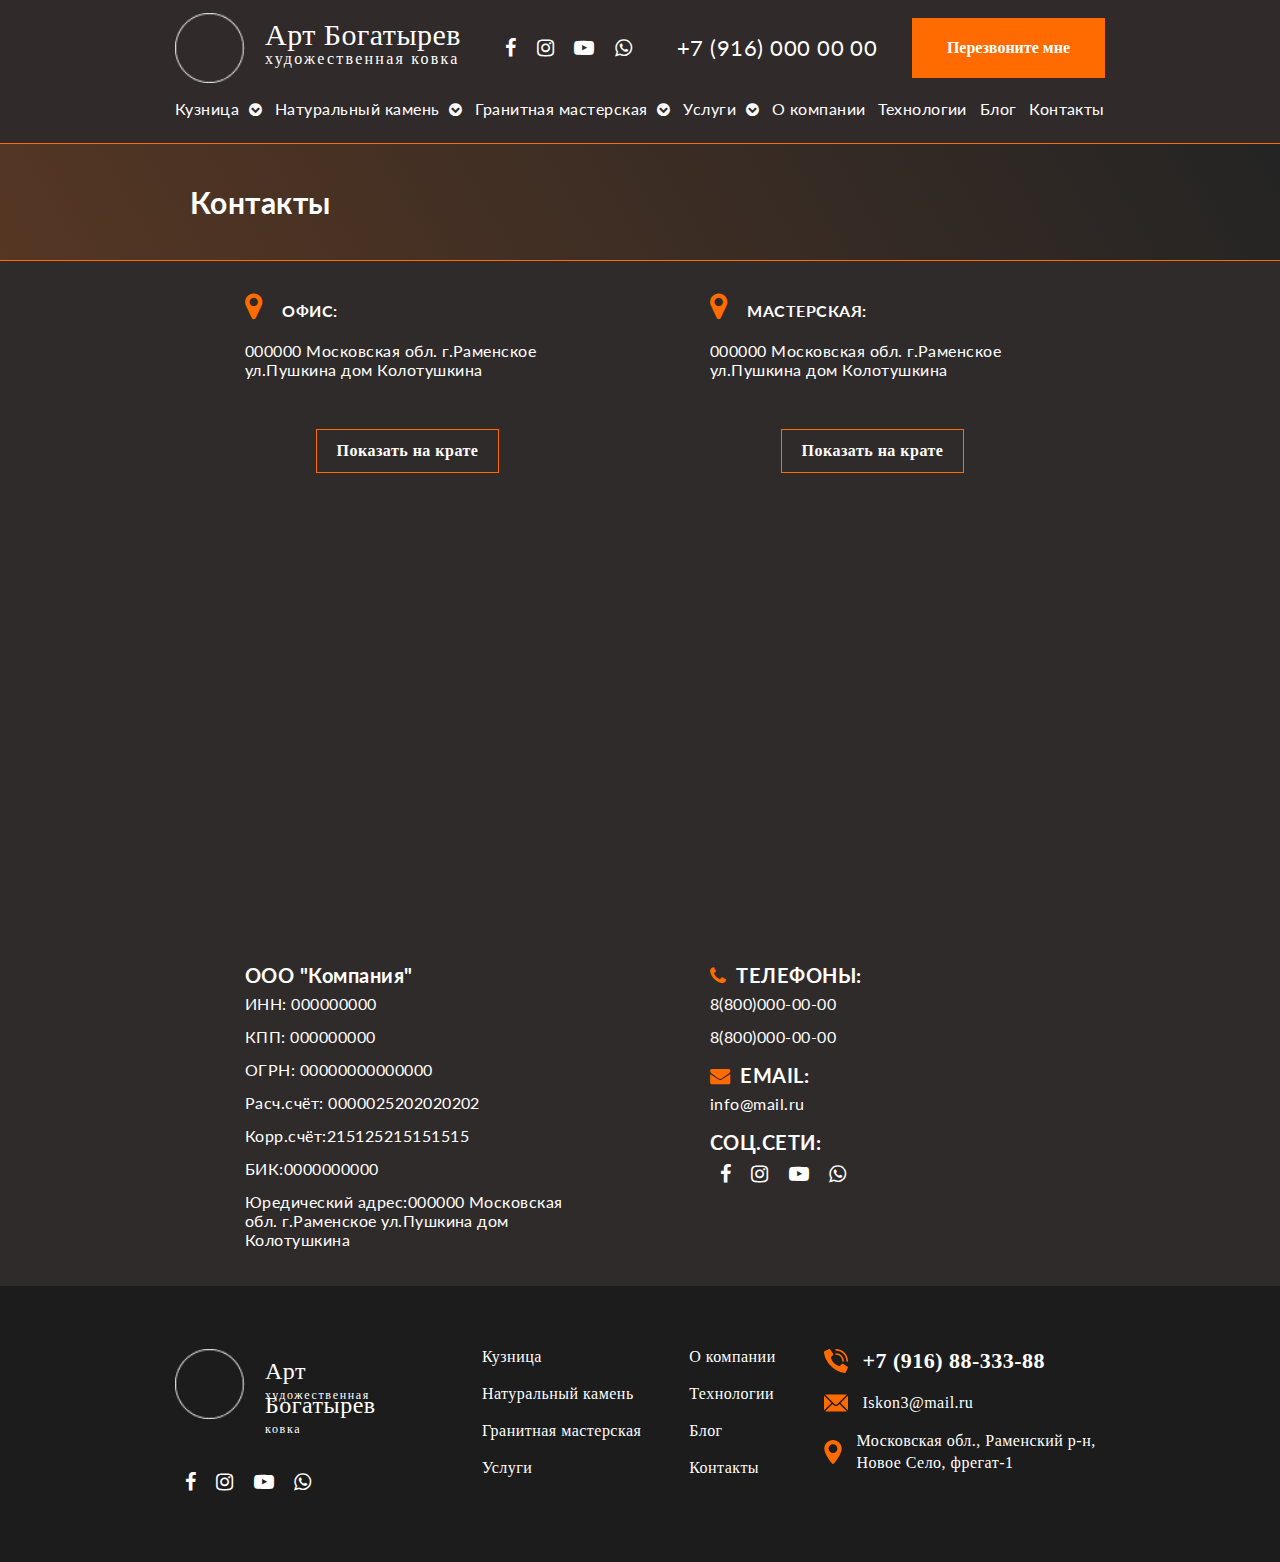
<file: kontakty-padge.html>
<!DOCTYPE html>
<html lang="en">
<head>
   <meta charset="UTF-8">
   <meta http-equiv="X-UA-Compatible" content="IE=edge">
   <meta name="viewport" content="width=device-width, initial-scale=1.0">
   <title>Ковка</title>
   <meta name="description" content="Художественная ковка на заказ">
    <!-- font-assistant -->

    <link rel="preconnect" href="https://fonts.googleapis.com">
    <link rel="preconnect" href="https://fonts.gstatic.com" crossorigin>
    <link href="https://fonts.googleapis.com/css2?family=Comfortaa&family=Lato&display=swap" rel="stylesheet">
    <!-- STYLES -->
    <link rel="stylesheet" href="fonts/font-awesome-4.7.0/css/font-awesome.css">
    <link rel="stylesheet" href="css/style.css" />
</head>
<body>
   <header class="header">
      <div class="container">
        <div class="header__wrapper d-flex">
          <!-- content -->
          <div class="header-item d-flex">
            <a href="#" class="header-item__logo d-flex">
               <img src="img/Ellipse 1.png" alt="логотип">
               <h1>Арт Богатырев <br>
                  <span>художественная ковка</span>
               </h1>
            </a>
            <div class="social-flex-wrap">
              <a href="#"><i class="fa fa-facebook" aria-hidden="true"></i></a>
              <a href="#"><i class="fa fa-instagram" aria-hidden="true"></i></a>
              <a href="#"><i class="fa fa-youtube-play" aria-hidden="true"></i></a>
              <a href="#"><i class="fa fa-whatsapp" aria-hidden="true"></i></a>
            </div>
            <a class="headr-tel" href="#">+7 (916) 000 00 00</a>
            <button class="btn-call-back">Перезвоните мне</button>
          </div>
          <div class="header-item d-flex">
            <nav class="header-item__nav">
               <input type="checkbox" class="menu-checkbox" id="menu-checkbox">
               <label for="menu-checkbox" class="menu-checkbox-label" >
                  <i class="fa fa-bars" aria-hidden="true"></i>
                  <span>MENU</span>
               </label>
              <ul class="header-item-nav__list d-flex">
               <input type="checkbox" class="menu-checkbox" id="menu-checkbox">
               <label for="menu-checkbox" class="menu-checkbox-label-clos" >
                  <i class="fa fa-times" aria-hidden="true"></i>
               </label>
                  <li>
                     <a href="#">Кузница
                        <i class="fa fa-chevron-circle-down" aria-hidden="true"></i>
                     </a>
                     <ol>
                        <li><a href="#">item1</a></li>
                        <li><a href="#">item2</a></li>
                        <li><a href="#">item3</a></li>
                        <li><a href="#">item4</a></li>
                        <li><a href="#">item5</a></li>
                        <li><a href="#">item6</a></li>
                     </ol>
                  </li>
                  <li>
                     <a href="#">Натуральный камень
                        <i class="fa fa-chevron-circle-down" aria-hidden="true"></i>
                     </a>
                     <ol>
                        <li><a href="#">item1</a></li>
                        <li><a href="#">item2</a></li>
                        <li><a href="#">item3</a></li>
                        <li><a href="#">item4</a></li>
                        <li><a href="#">item5</a></li>
                        <li><a href="#">item6</a></li>
                     </ol>
                  </li>
                  <li>
                     <a href="#">Гранитная мастерская
                        <i class="fa fa-chevron-circle-down" aria-hidden="true"></i>
                     </a>
                     <ol>
                        <li><a href="#">item1</a></li>
                        <li><a href="#">item2</a></li>
                        <li><a href="#">item3</a></li>
                        <li><a href="#">item4</a></li>
                        <li><a href="#">item5</a></li>
                        <li><a href="#">item6</a></li>
                     </ol>
                  </li>
                  <li>
                     <a href="#services">Услуги
                        <i class="fa fa-chevron-circle-down" aria-hidden="true"></i>
                     </a>
                     <ol>
                        <li><a href="#">item1</a></li>
                        <li><a href="#">item2</a></li>
                        <li><a href="#">item3</a></li>
                        <li><a href="#">item4</a></li>
                        <li><a href="#">item5</a></li>
                        <li><a href="#">item6</a></li>
                     </ol>
                  </li>
                  <li><a href="#about">О компании</a>
                  </li>               
                  <li><a href="#">Технологии</a></li>
                  <li><a href="#">Блог</a></li>
                  <li><a href="#contacts">Контакты</a></li>
              </ul>
            </nav>
          </div>
          <!-- /content -->
        </div>
      </div>
   </header>
   <section class="item-top-banner">
      <div class="container">
         <div class="item-baner-title">
            <h2>Контакты</h2>
         </div>
      </div>
   </section>
   <section class="kontakty-cont">
      <div class="container">
         <div class="kotakty-box">
            <div class="kotakty-box-top">
               <div class="kotakty-box-top-item">
                  <h4><i class="fa fa-map-marker" aria-hidden="true"></i>ОФИС:</h4>
                  <p>000000 Московская обл. г.Раменское ул.Пушкина дом Колотушкина</p>
               </div>
               <div class="kotakty-box-top-item">
                  <h4><i class="fa fa-map-marker" aria-hidden="true"></i>МАСТЕРСКАЯ:</h4>
                  <p>000000 Московская обл. г.Раменское ул.Пушкина дом Колотушкина</p>
               </div>
            </div>
            <div class="kotakty-box-maps">
               <input type="radio" id="radioButton" name="maps" checked>
               <label for="radioButton" class="btn-maps">Показать на крате</label>
               <input type="radio" id="radioButton2" name="maps">
               <label for="radioButton2" class="btn-maps">Показать на крате</label>
               <div class="map-cont-left">
                  <iframe src="https://yandex.ru/map-widget/v1/?um=constructor%3A2a847cb7dd411f70415b9401eece7941825e91124f0440d46a90673540c6873a&amp;source=constructor" width="100%" height="400" frameborder="0"></iframe>
               </div>
               <div class="map-cont-right">
                  <iframe src="https://yandex.ru/map-widget/v1/?um=constructor%3A0a6a53e7210fb7efd99e479fa8fc378ac13320a4e9d6e53fc194c5e7abb4ffa0&amp;source=constructor" width="100%" height="400" frameborder="0"></iframe>
               </div>
            </div>
            <div class="kotakty-box-down">
               <div class="kotakty-box-down-rec">
                  <h4> ООО "Компания"</h4>
                  <p><span>ИНН:</span> 000000000</p>
                  <p><span>КПП:</span> 000000000</p>
                  <p><span>ОГРН:</span> 00000000000000</p>
                  <p><span>Расч.счёт:</span> 0000025202020202</p>
                  <p><span>Корр.счёт:</span>215125215151515</p>
                  <p><span>БИК:</span>0000000000</p>
                  <p><span>Юредический адрес:</span>000000 Московская обл. г.Раменское ул.Пушкина дом Колотушкина</p>
               </div>
               <div class="kotakty-box-down-rec">
                  <h4><i class="fa fa-phone" aria-hidden="true"></i>ТЕЛЕФОНЫ:</h4>
                  <p>8(800)000-00-00</p>
                  <p>8(800)000-00-00</p>
                  <h4><i class="fa fa-envelope" aria-hidden="true"></i>EMAIL:</h4>
                  <p>info@mail.ru</p>
                  <h4>СОЦ.СЕТИ:</h4>
                  <div class="social-flex-wrap">
                     <a href="#"><i class="fa fa-facebook" aria-hidden="true"></i></a>
                     <a href="#"><i class="fa fa-instagram" aria-hidden="true"></i></a>
                     <a href="#"><i class="fa fa-youtube-play" aria-hidden="true"></i></a>
                     <a href="#"><i class="fa fa-whatsapp" aria-hidden="true"></i></a>
                   </div>
               </div>
            </div>
         </div>
      </div>
   </section>
   <footer class="footer">
      <div class="container footer-flex">
         <div class="footer-left-content">
            <a href="#" class="header-item__logo footer-logo">
               <img src="img/Ellipse 1.png" alt="логотип">
               <h1>Арт Богатырев <br>
                  <span>художественная ковка</span>
               </h1>
            </a>
            <div class="social-flex-wrap">
               <a href="#"><i class="fa fa-facebook" aria-hidden="true"></i></a>
               <a href="#"><i class="fa fa-instagram" aria-hidden="true"></i></a>
               <a href="#"><i class="fa fa-youtube-play" aria-hidden="true"></i></a>
               <a href="#"><i class="fa fa-whatsapp" aria-hidden="true"></i></a>
             </div>
         </div>
         <div class="footer-right-cont">
            <ul>
               <li><a href="#">Кузница</a></li>
               <li><a href="#">Натуральный камень</a></li>
               <li><a href="#">Гранитная мастерская</a></li>
               <li><a href="#">Услуги</a></li>
            </ul>
            <ul>
               <li><a href="#">О компании</a></li>
               <li><a href="#">Технологии</a></li>
               <li><a href="#">Блог</a></li>
               <li><a href="#">Контакты</a></li>
            </ul>
            <ol>
               <li>
                  <svg width="24" height="24" viewBox="0 0 24 24" fill="none" xmlns="http://www.w3.org/2000/svg">
                     <path d="M9.93807 14.062C7.64731 11.7712 7.13007 9.48049 7.01338 8.5627C6.98077 8.30892 7.0681 8.05443 7.24966 7.87414L9.10345 6.02118C9.37614 5.74865 9.42454 5.32393 9.22014 4.99704L6.26855 0.413871C6.04242 0.0519049 5.57811 -0.0787322 5.19641 0.112216L0.45807 2.3438C0.149405 2.49579 -0.032148 2.82374 0.00289757 3.16601C0.251173 5.52463 1.27945 11.3227 6.97738 17.021C12.6753 22.7194 18.4726 23.7472 20.8324 23.9955C21.1747 24.0306 21.5026 23.849 21.6546 23.5403L23.8862 18.802C24.0764 18.4211 23.9467 17.9581 23.5862 17.7315L19.003 14.7808C18.6763 14.5762 18.2516 14.6242 17.9789 14.8966L16.1259 16.7504C15.9456 16.932 15.6912 17.0193 15.4374 16.9867C14.5196 16.87 12.2288 16.3528 9.93807 14.062V14.062Z" fill="#FF6B00"/>
                     <path d="M19.0344 12.8276C18.5774 12.8276 18.2068 12.4571 18.2068 12C18.203 8.57364 15.4263 5.79699 11.9999 5.79311C11.5429 5.79311 11.1724 5.42259 11.1724 4.96553C11.1724 4.50846 11.5429 4.13794 11.9999 4.13794C16.3401 4.14273 19.8572 7.65989 19.862 12C19.862 12.4571 19.4915 12.8276 19.0344 12.8276Z" fill="#FF6B00"/>
                     <path d="M23.1724 12.8276C22.7153 12.8276 22.3448 12.4571 22.3448 12C22.3384 6.28936 17.7106 1.66156 12 1.65517C11.5429 1.65517 11.1724 1.28465 11.1724 0.827586C11.1724 0.370523 11.5429 0 12 0C18.6244 0.0072976 23.9927 5.37561 24 12C24 12.2195 23.9128 12.43 23.7576 12.5852C23.6024 12.7404 23.3919 12.8276 23.1724 12.8276Z" fill="#FF6B00"/>
                     </svg>
                  +7 (916) 88-333-88
               </li>
               <li>
                  <svg width="24" height="24" viewBox="0 0 24 24" fill="none" xmlns="http://www.w3.org/2000/svg">
                     <path d="M23.7885 4.76807L16.5098 11.9999L23.7885 19.2317C23.92 18.9567 23.9999 18.6527 23.9999 18.328V5.67177C23.9999 5.34707 23.92 5.04308 23.7885 4.76807Z" fill="#FF6B00"/>
                     <path d="M21.8904 3.5625H2.10915C1.78444 3.5625 1.48046 3.64233 1.20544 3.77391L10.5084 13.03C11.331 13.8526 12.6686 13.8526 13.4911 13.03L22.7941 3.77391C22.5191 3.64233 22.2151 3.5625 21.8904 3.5625Z" fill="#FF6B00"/>
                     <path d="M0.211406 4.76807C0.0798281 5.04308 0 5.34707 0 5.67177V18.328C0 18.6527 0.0798281 18.9568 0.211406 19.2317L7.49011 11.9999L0.211406 4.76807Z" fill="#FF6B00"/>
                     <path d="M15.5154 12.9941L14.4854 14.0241C13.1148 15.3947 10.8847 15.3947 9.51409 14.0241L8.48415 12.9941L1.20544 20.226C1.48046 20.3575 1.78444 20.4374 2.10915 20.4374H21.8904C22.2151 20.4374 22.5191 20.3575 22.7941 20.226L15.5154 12.9941Z" fill="#FF6B00"/>
                     </svg>
                  Iskon3@mail.ru</li>
               <li>
                  <svg width="18" height="24" viewBox="0 0 18 24" fill="none" xmlns="http://www.w3.org/2000/svg">
                     <path d="M9 0C4.20726 0 0.308105 3.89916 0.308105 8.69184C0.308105 14.6397 8.0865 23.3715 8.41767 23.7404C8.72873 24.0868 9.27182 24.0862 9.58232 23.7404C9.9135 23.3715 17.6919 14.6397 17.6919 8.69184C17.6918 3.89916 13.7927 0 9 0ZM9 13.065C6.58865 13.065 4.62693 11.1032 4.62693 8.69184C4.62693 6.2805 6.5887 4.31878 9 4.31878C11.4113 4.31878 13.373 6.28055 13.373 8.69189C13.373 11.1032 11.4113 13.065 9 13.065Z" fill="#FF6B00"/>
                     </svg>
                  Московская обл., Раменский р-н,<br> Новое Село, фрегат-1</li>
            </ol>
         </div>
      </div>
   </footer>
</body>
</html>
</file>
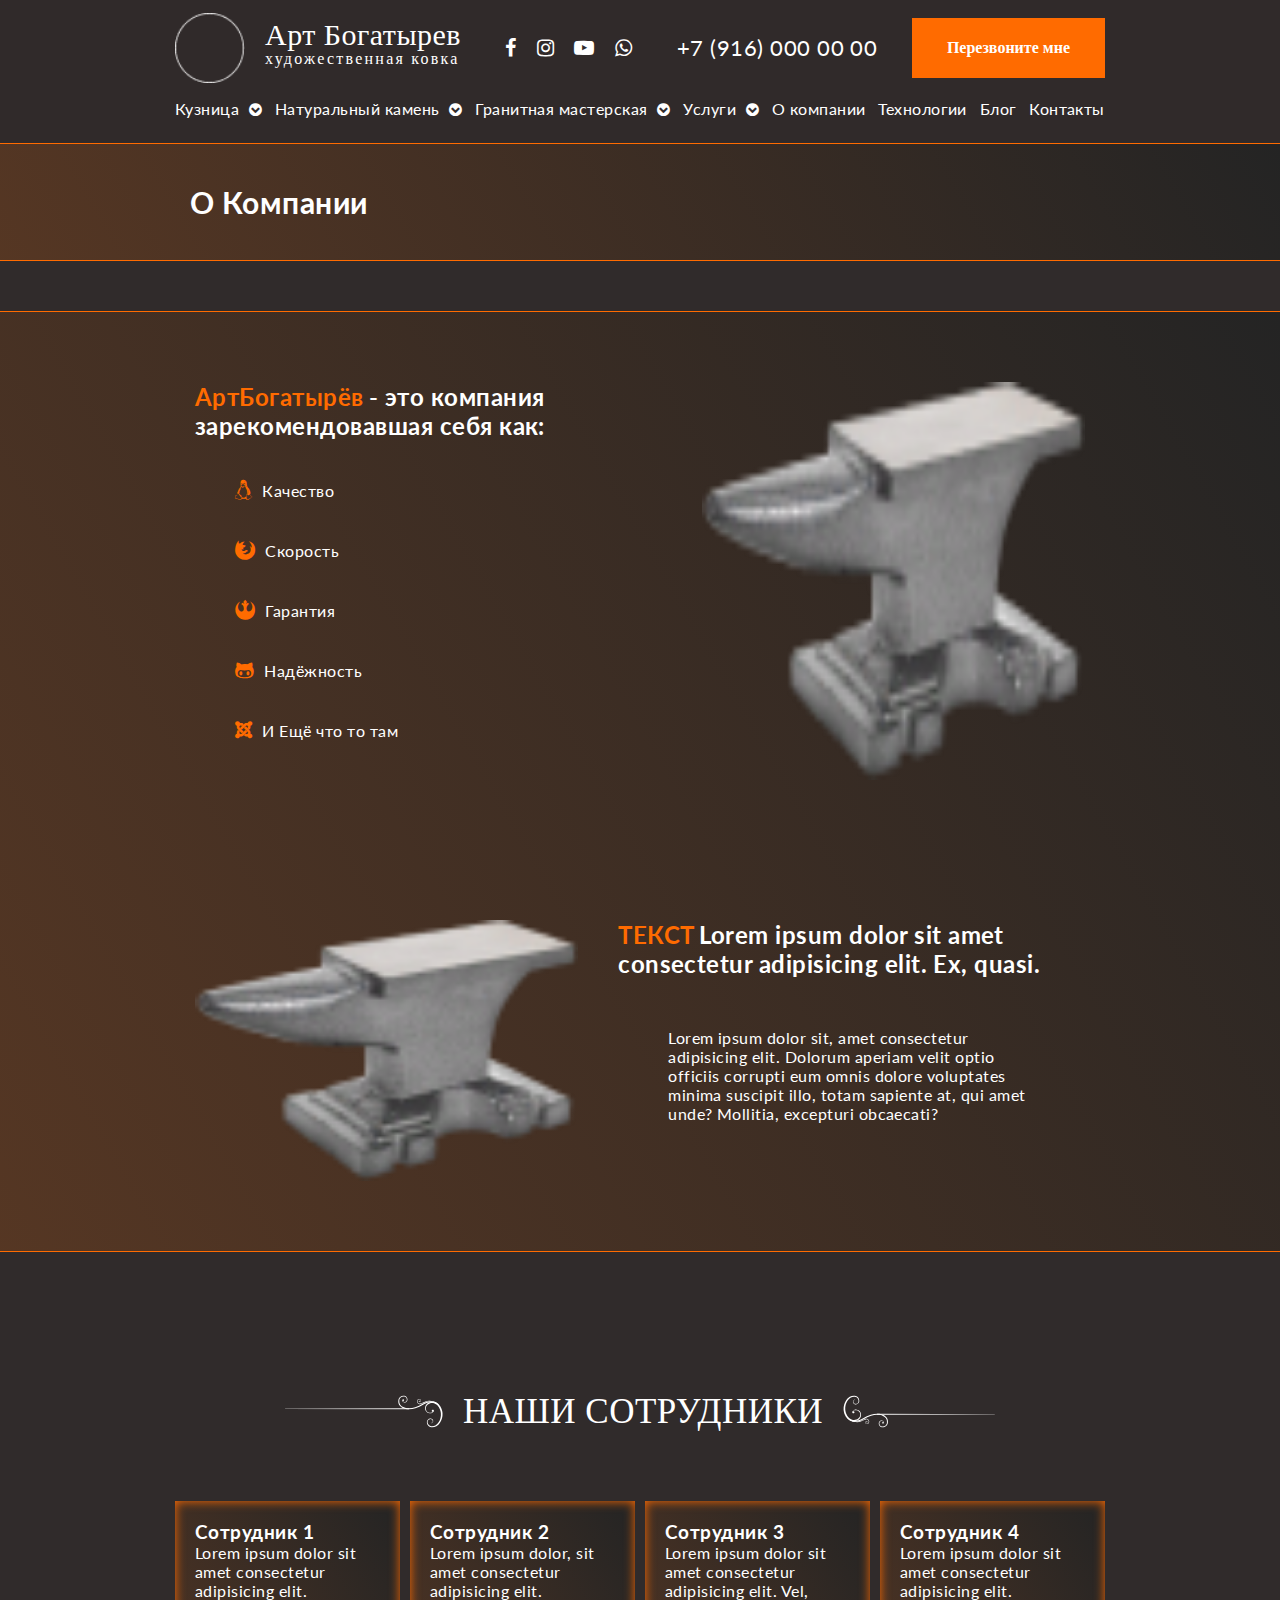
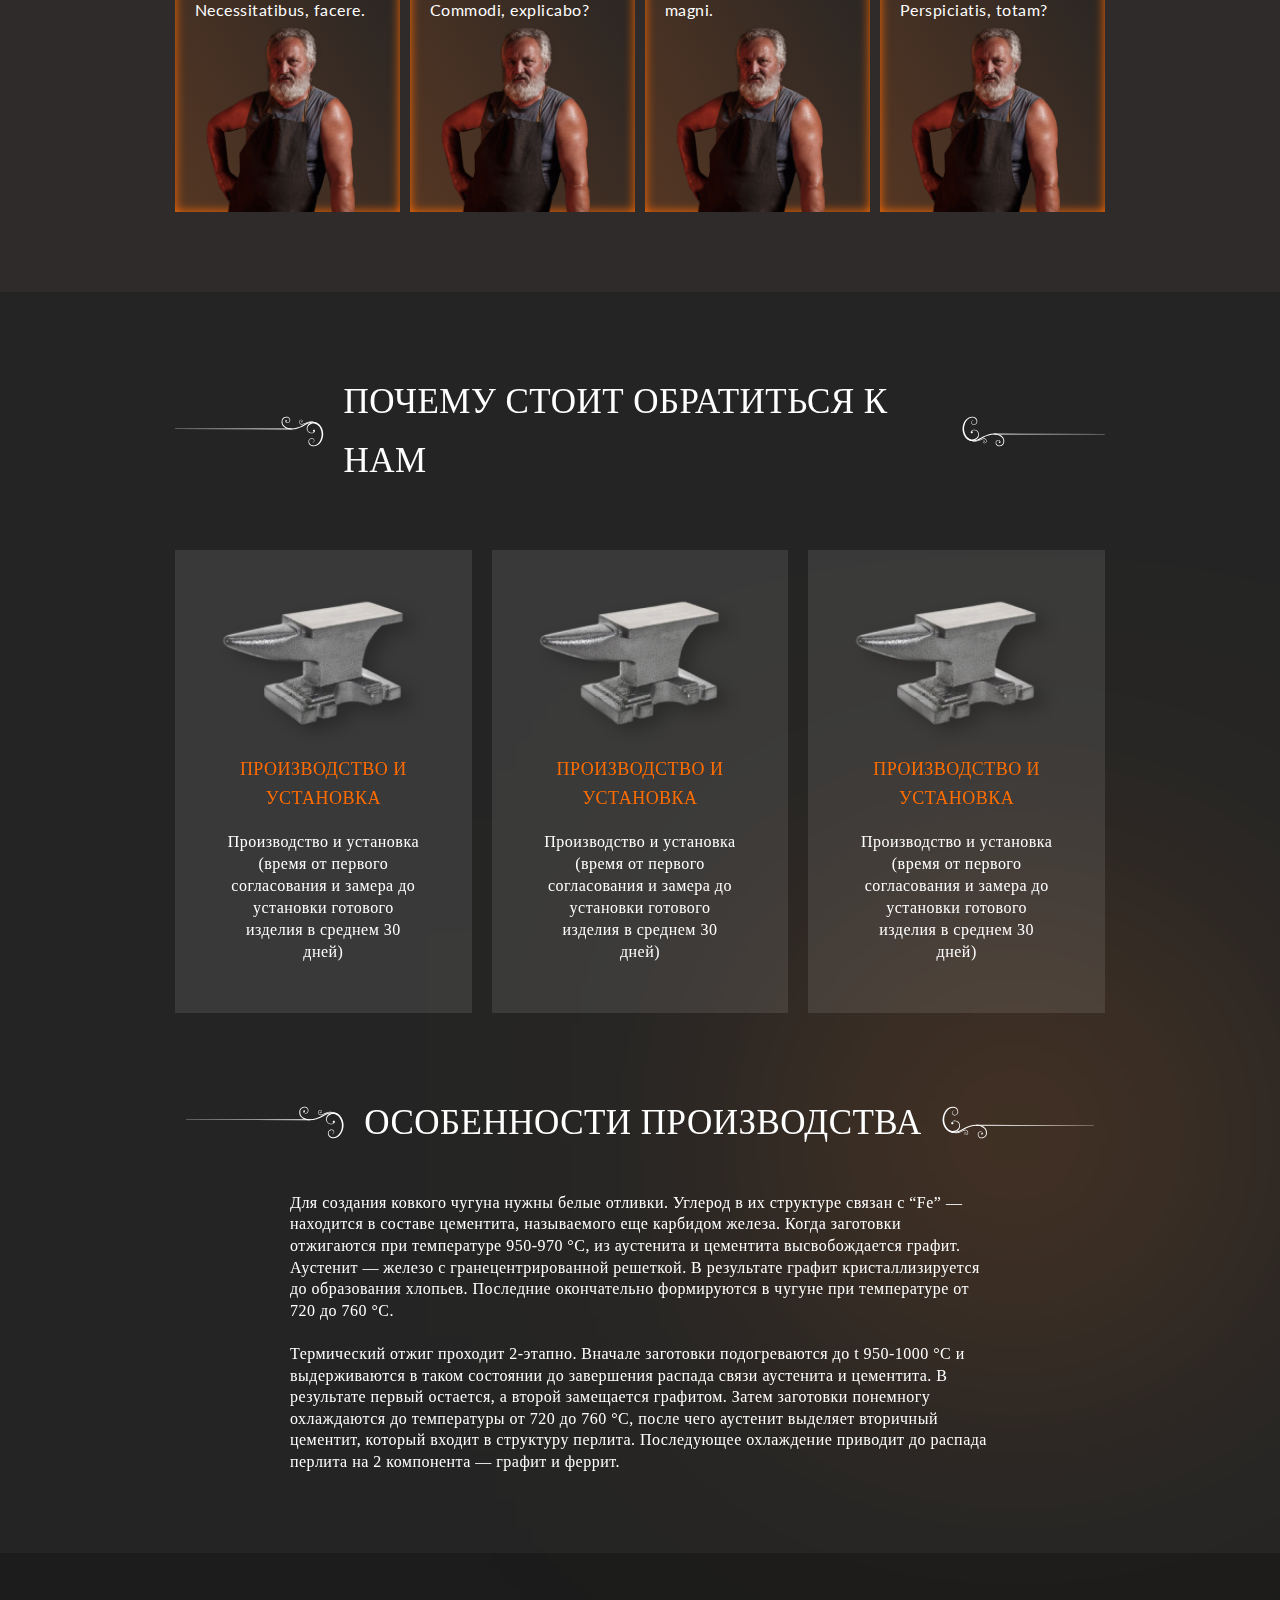
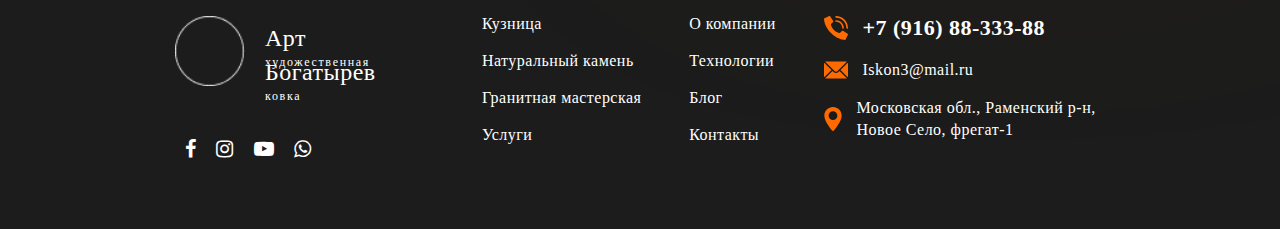
<file: o-kompany-padge.html>
<!DOCTYPE html>
<html lang="en">
<head>
   <meta charset="UTF-8">
   <meta http-equiv="X-UA-Compatible" content="IE=edge">
   <meta name="viewport" content="width=device-width, initial-scale=1.0">
   <title>Ковка</title>
   <meta name="description" content="Художественная ковка на заказ">
    <!-- font-assistant -->

    <link rel="preconnect" href="https://fonts.googleapis.com">
    <link rel="preconnect" href="https://fonts.gstatic.com" crossorigin>
    <link href="https://fonts.googleapis.com/css2?family=Comfortaa&family=Lato&display=swap" rel="stylesheet">
    <!-- STYLES -->
    <link rel="stylesheet" href="fonts/font-awesome-4.7.0/css/font-awesome.css">
    <link rel="stylesheet" href="css/style.css" />
</head>
<body>
   <header class="header">
      <div class="container">
        <div class="header__wrapper d-flex">
          <!-- content -->
          <div class="header-item d-flex">
            <a href="#" class="header-item__logo d-flex">
               <img src="img/Ellipse 1.png" alt="логотип">
               <h1>Арт Богатырев <br>
                  <span>художественная ковка</span>
               </h1>
            </a>
            <div class="social-flex-wrap">
              <a href="#"><i class="fa fa-facebook" aria-hidden="true"></i></a>
              <a href="#"><i class="fa fa-instagram" aria-hidden="true"></i></a>
              <a href="#"><i class="fa fa-youtube-play" aria-hidden="true"></i></a>
              <a href="#"><i class="fa fa-whatsapp" aria-hidden="true"></i></a>
            </div>
            <a class="headr-tel" href="#">+7 (916) 000 00 00</a>
            <button class="btn-call-back">Перезвоните мне</button>
          </div>
          <div class="header-item d-flex">
            <nav class="header-item__nav">
               <input type="checkbox" class="menu-checkbox" id="menu-checkbox">
               <label for="menu-checkbox" class="menu-checkbox-label" >
                  <i class="fa fa-bars" aria-hidden="true"></i>
                  <span>MENU</span>
               </label>
              <ul class="header-item-nav__list d-flex">
               <input type="checkbox" class="menu-checkbox" id="menu-checkbox">
               <label for="menu-checkbox" class="menu-checkbox-label-clos" >
                  <i class="fa fa-times" aria-hidden="true"></i>
               </label>
                  <li>
                     <a href="#">Кузница
                        <i class="fa fa-chevron-circle-down" aria-hidden="true"></i>
                     </a>
                     <ol>
                        <li><a href="#">item1</a></li>
                        <li><a href="#">item2</a></li>
                        <li><a href="#">item3</a></li>
                        <li><a href="#">item4</a></li>
                        <li><a href="#">item5</a></li>
                        <li><a href="#">item6</a></li>
                     </ol>
                  </li>
                  <li>
                     <a href="#">Натуральный камень
                        <i class="fa fa-chevron-circle-down" aria-hidden="true"></i>
                     </a>
                     <ol>
                        <li><a href="#">item1</a></li>
                        <li><a href="#">item2</a></li>
                        <li><a href="#">item3</a></li>
                        <li><a href="#">item4</a></li>
                        <li><a href="#">item5</a></li>
                        <li><a href="#">item6</a></li>
                     </ol>
                  </li>
                  <li>
                     <a href="#">Гранитная мастерская
                        <i class="fa fa-chevron-circle-down" aria-hidden="true"></i>
                     </a>
                     <ol>
                        <li><a href="#">item1</a></li>
                        <li><a href="#">item2</a></li>
                        <li><a href="#">item3</a></li>
                        <li><a href="#">item4</a></li>
                        <li><a href="#">item5</a></li>
                        <li><a href="#">item6</a></li>
                     </ol>
                  </li>
                  <li>
                     <a href="#services">Услуги
                        <i class="fa fa-chevron-circle-down" aria-hidden="true"></i>
                     </a>
                     <ol>
                        <li><a href="#">item1</a></li>
                        <li><a href="#">item2</a></li>
                        <li><a href="#">item3</a></li>
                        <li><a href="#">item4</a></li>
                        <li><a href="#">item5</a></li>
                        <li><a href="#">item6</a></li>
                     </ol>
                  </li>
                  <li><a href="#about">О компании</a>
                  </li>               
                  <li><a href="#">Технологии</a></li>
                  <li><a href="#">Блог</a></li>
                  <li><a href="#contacts">Контакты</a></li>
              </ul>
            </nav>
          </div>
          <!-- /content -->
        </div>
      </div>
   </header>
   <section class="item-top-banner">
      <div class="container">
         <div class="item-baner-title">
            <h2>О Компании</h2>
         </div>
      </div>
   </section>
   <section class="kompany-cont-top">
      <div class="container">
         <div class="kompany-box">
            <div class="kompany-box-item">
               <h2><span>АртБогатырёв</span>- это компания зарекомендовавшая себя как:</h2>
               <ul>
                  <li><i class="fa fa-linux" aria-hidden="true"></i>Качество</li>
                  <li><i class="fa fa-firefox" aria-hidden="true"></i>Скорость</li>
                  <li><i class="fa fa-rebel" aria-hidden="true"></i>Гарантия</li>
                  <li><i class="fa fa-github-alt" aria-hidden="true"></i>Надёжность</li>
                  <li><i class="fa fa-joomla" aria-hidden="true"></i>И Ещё что то там</li>
               </ul>
            </div>
            <img class="kompany-box-item-img" src="img/ANV11-removebg-preview 1.png" alt="наковальня">
         </div>
         <div class="kompany-box">
            <img class="kompany-box-item-img" src="img/ANV11-removebg-preview 1.png" alt="наковальня">
            <div class="kompany-box-item">
               <h2><span>ТЕКСТ</span>Lorem ipsum dolor sit amet consectetur adipisicing elit. Ex, quasi.</h2>
               <p>Lorem ipsum dolor sit, amet consectetur adipisicing elit. Dolorum aperiam velit optio officiis corrupti eum omnis dolore voluptates minima suscipit illo, totam sapiente at, qui amet unde? Mollitia, excepturi obcaecati?</p>
            </div>
         </div>
      </div>
   </section>
   <section class="kompany-cont-down">
      <div class="container">
         <div class="kompany-cont-down-box">
            <div class="services-title-head">
               <svg width="158" height="33" viewBox="0 0 158 33" fill="none" xmlns="http://www.w3.org/2000/svg">
                  <path d="M148.727 16.3674C148.346 17.0781 147.712 17.6873 146.95 18.0173C146.188 18.3473 145.325 18.4488 144.513 18.3219C143.701 18.2204 142.889 17.9158 142.203 17.4335C141.518 16.9512 140.934 16.2912 140.579 15.5297C140.401 15.1489 140.274 14.7428 140.172 14.3112C140.096 13.9051 140.045 13.4735 140.071 13.042C140.096 12.2043 140.299 11.3413 140.68 10.5797C141.467 9.03128 142.863 7.88897 144.437 7.27975C146.011 6.64514 147.788 6.49282 149.463 6.87359C151.164 7.22897 152.712 8.16821 153.88 9.38666C155.073 10.6305 155.911 12.1028 156.495 13.6512C156.774 14.4381 157.002 15.2251 157.18 16.012C157.281 16.4181 157.332 16.7989 157.408 17.205C157.485 17.6112 157.51 18.0427 157.535 18.4489C157.637 20.1242 157.434 21.7742 157.002 23.3481C156.571 24.9219 155.911 26.4449 154.971 27.8157C154.058 29.1864 152.839 30.4049 151.367 31.2172C149.895 32.0549 148.168 32.4103 146.518 32.258C145.655 32.1818 144.818 31.8772 144.082 31.4203C143.371 30.938 142.762 30.278 142.381 29.4911C142 28.7295 141.822 27.8665 141.873 27.0034C141.899 26.5719 142 26.1403 142.152 25.7342C142.33 25.328 142.559 24.9726 142.863 24.6426C143.472 24.008 144.285 23.6273 145.148 23.5511C145.351 23.5258 145.579 23.5258 145.782 23.5511C145.884 23.5511 145.985 23.5765 146.112 23.6019C146.214 23.6273 146.315 23.6526 146.417 23.678C146.823 23.8303 147.204 24.0588 147.508 24.3634C148.118 24.998 148.346 25.9119 148.118 26.7496C147.991 27.1557 147.762 27.5365 147.432 27.8157C147.102 28.0949 146.671 28.2219 146.239 28.2219C146.163 28.2219 146.112 28.1711 146.112 28.0949C146.112 28.0188 146.163 27.968 146.239 27.968C146.595 27.968 146.95 27.8157 147.229 27.5872C147.508 27.3588 147.686 27.0288 147.762 26.6734C147.915 25.9626 147.686 25.2011 147.153 24.7188C146.899 24.465 146.595 24.2873 146.239 24.1857C145.909 24.0842 145.529 24.0842 145.173 24.135C144.462 24.2365 143.802 24.5919 143.32 25.0996C142.838 25.6327 142.584 26.318 142.584 27.0288C142.559 27.7395 142.736 28.4757 143.092 29.0849C143.422 29.7195 143.955 30.2272 144.539 30.608C145.148 30.9888 145.833 31.1918 146.518 31.2426C147.991 31.3441 149.463 30.9634 150.707 30.2018C151.951 29.4403 152.992 28.3488 153.778 27.0796C154.591 25.8357 155.149 24.4142 155.505 22.9673C155.86 21.5204 156.012 19.9973 155.885 18.525C155.86 18.1696 155.809 17.7889 155.758 17.4335C155.682 17.0527 155.606 16.6973 155.53 16.3166C155.352 15.5804 155.149 14.8697 154.87 14.1843C154.337 12.7882 153.601 11.4935 152.585 10.4782C152.332 10.2243 152.078 9.97048 151.798 9.76741C151.519 9.53895 151.24 9.3359 150.935 9.15821C150.631 8.98051 150.326 8.8282 149.996 8.6759C149.666 8.52359 149.336 8.42205 149.006 8.32052C147.635 7.93975 146.138 7.96512 144.767 8.42204C143.396 8.87896 142.178 9.79279 141.467 11.0366C141.112 11.6458 140.909 12.3566 140.858 13.0674C140.807 13.7781 140.909 14.5397 141.188 15.1997C141.721 16.545 143.041 17.535 144.513 17.7889C145.249 17.9158 146.011 17.8904 146.722 17.6112C147.407 17.3573 148.016 16.8496 148.397 16.1896C148.448 16.1135 148.524 16.0881 148.6 16.1389C148.727 16.2151 148.752 16.2912 148.727 16.3674Z" fill="white"/>
                  <path d="M152.712 10.0466C152.636 9.94504 152.535 9.81812 152.408 9.69119C152.306 9.56427 152.179 9.46272 152.052 9.36118C151.824 9.13272 151.57 8.92968 151.291 8.75198C150.758 8.37122 150.174 8.0666 149.565 7.83815C148.955 7.60969 148.321 7.45737 147.661 7.35584C147.001 7.27968 146.341 7.2543 145.681 7.27969C145.021 7.30507 144.361 7.43199 143.701 7.55892C143.041 7.71122 142.406 7.88892 141.772 8.11737C140.502 8.57429 139.284 9.15813 138.091 9.81812L136.289 10.8589C135.984 11.0366 135.654 11.1889 135.349 11.3666C135.045 11.5443 134.715 11.6965 134.385 11.8235C133.09 12.4327 131.77 12.9404 130.399 13.3212C127.683 14.1081 124.79 14.4635 121.921 14.1335C120.5 13.9558 119.078 13.575 117.758 12.9658C117.098 12.6358 116.463 12.2804 115.905 11.7981C115.347 11.3158 114.813 10.7827 114.407 10.1735C113.57 8.92967 113.189 7.38123 113.29 5.93432L113.316 5.65509L113.367 5.37586L113.443 4.84277C113.493 4.66508 113.519 4.462 113.57 4.28431C113.646 4.10662 113.697 3.92895 113.773 3.75126C114.077 3.06588 114.534 2.43126 115.118 1.94895C116.26 0.933579 117.86 0.52745 119.332 0.781294C120.093 0.908216 120.804 1.28895 121.337 1.82202C121.616 2.10125 121.845 2.40587 122.023 2.73586C122.2 3.06586 122.327 3.44666 122.403 3.80204C122.48 4.18281 122.48 4.56356 122.454 4.94433C122.403 5.32509 122.302 5.70584 122.124 6.03584C121.769 6.72122 121.109 7.25428 120.373 7.45736C119.992 7.55889 119.611 7.58428 119.23 7.53351C118.85 7.48274 118.469 7.33044 118.164 7.10198C117.53 6.61967 117.225 5.78201 117.403 5.02048C117.428 4.89356 117.53 4.84277 117.657 4.84277C117.758 4.86815 117.834 4.96971 117.834 5.09663C117.733 5.70585 117.987 6.36585 118.469 6.72123C118.723 6.89892 119.002 7.00047 119.306 7.05124C119.611 7.07662 119.941 7.05124 120.22 6.97509C120.804 6.7974 121.337 6.36584 121.591 5.80739C121.87 5.27432 121.896 4.58894 121.769 3.97971C121.693 3.6751 121.591 3.37047 121.439 3.09124C121.287 2.81201 121.083 2.58357 120.855 2.35511C120.398 1.92358 119.814 1.64437 119.205 1.54283C117.936 1.33976 116.59 1.72049 115.677 2.58356C115.194 3.0151 114.839 3.5228 114.585 4.10664C114.509 4.25895 114.483 4.41123 114.433 4.56354C114.382 4.71585 114.357 4.86817 114.331 5.02048L114.28 5.50279L114.255 5.75661V6.01047C114.179 7.30507 114.534 8.59968 115.27 9.66582C116.007 10.732 117.073 11.5189 118.266 12.1027C119.459 12.6612 120.779 12.9912 122.099 13.1435C124.764 13.4227 127.506 13.0673 130.12 12.2804C131.415 11.8996 132.684 11.392 133.928 10.8081C134.233 10.6558 134.537 10.5289 134.842 10.3512C135.146 10.1989 135.451 10.0466 135.756 9.8689L137.558 8.82813C138.802 8.14276 140.071 7.50813 141.442 7.02583C142.127 6.79737 142.812 6.5943 143.523 6.442C144.234 6.31508 144.945 6.18815 145.681 6.16277C148.575 5.98508 151.697 7.07661 153.499 9.53889C153.652 9.74197 153.601 10.0466 153.398 10.1989C153.195 10.3512 152.89 10.3004 152.738 10.0974L152.712 10.0466Z" fill="white"/>
                  <path d="M133.979 6.3912C134.131 6.61966 134.41 6.77199 134.689 6.77199C134.969 6.77199 135.223 6.59429 135.375 6.36583C135.527 6.13737 135.603 5.85815 135.578 5.57892C135.553 5.29969 135.426 5.04583 135.248 4.84275C134.893 4.41122 134.283 4.23355 133.776 4.38585C133.522 4.46201 133.293 4.61432 133.09 4.79201C132.887 4.99509 132.735 5.22352 132.633 5.47736C132.43 5.98505 132.405 6.59427 132.608 7.10196C132.633 7.17811 132.659 7.2289 132.684 7.27967C132.709 7.33044 132.76 7.40657 132.786 7.45734C132.862 7.58426 132.963 7.6858 133.039 7.81272C133.116 7.93964 133.243 8.01582 133.319 8.11736C133.42 8.21889 133.547 8.29502 133.649 8.37118C134.106 8.65041 134.664 8.7012 135.248 8.59967C135.806 8.49813 136.39 8.26967 136.949 8.04121C138.066 7.5589 139.183 7.00044 140.35 6.56891C141.518 6.16276 142.762 5.83276 144.031 5.80737C144.666 5.7566 145.3 5.83274 145.909 5.90889C146.214 5.95966 146.544 6.01045 146.849 6.0866C147.153 6.18814 147.458 6.23891 147.762 6.36583C148.955 6.77198 150.072 7.35582 151.088 8.06658C151.189 8.14273 151.215 8.26964 151.139 8.37118C151.062 8.47272 150.935 8.49811 150.834 8.42196C149.819 7.76196 148.727 7.20352 147.585 6.84814C147.305 6.7466 147.001 6.69584 146.722 6.61969C146.417 6.54354 146.138 6.51813 145.833 6.44198C145.249 6.36583 144.64 6.31506 144.031 6.36583C142.838 6.4166 141.67 6.72122 140.528 7.12737C139.386 7.53352 138.294 8.06657 137.152 8.57426C136.568 8.80272 135.984 9.05659 135.349 9.15813C135.197 9.18351 135.019 9.20887 134.867 9.20887H134.613L134.359 9.1835C134.182 9.1835 134.029 9.10734 133.852 9.05657C133.699 9.0058 133.547 8.90427 133.395 8.82812C133.268 8.72658 133.116 8.62503 132.989 8.49811C132.887 8.37119 132.76 8.26966 132.659 8.11736C132.557 7.99044 132.456 7.8635 132.379 7.7112C132.329 7.63505 132.303 7.5589 132.253 7.48275C132.227 7.4066 132.176 7.33045 132.151 7.2543C131.923 6.61969 131.923 5.88351 132.202 5.27428C132.329 4.96967 132.532 4.69046 132.786 4.462C133.039 4.23354 133.344 4.03048 133.674 3.95432C134.004 3.87817 134.359 3.90353 134.689 4.00506C135.019 4.13199 135.299 4.3097 135.527 4.58893C135.756 4.84278 135.883 5.17276 135.908 5.52814C135.933 5.85814 135.806 6.21351 135.603 6.46735C135.502 6.59427 135.375 6.69582 135.223 6.79736C135.07 6.87351 134.893 6.92429 134.715 6.92429C134.359 6.92429 134.055 6.72122 133.877 6.41661C133.852 6.39123 133.877 6.34043 133.903 6.31505C133.928 6.34043 133.953 6.34043 133.979 6.3912Z" fill="white"/>
                  <path d="M123.927 14.2857L0.12693 13.905C0.0507765 13.905 0 13.8542 0 13.7781C0 13.7019 0.0507765 13.6511 0.12693 13.6511L123.927 13.2704C124.206 13.2704 124.434 13.4988 124.46 13.7781C124.46 14.0319 124.231 14.2857 123.927 14.2857C123.952 14.2857 123.952 14.2857 123.927 14.2857Z" fill="white"/>
                  <path d="M119.053 5.14734C119.053 5.60426 118.697 5.95962 118.24 5.95962C117.783 5.95962 117.428 5.60426 117.428 5.14734C117.428 4.69042 117.783 4.33502 118.24 4.33502C118.697 4.33502 119.053 4.71581 119.053 5.14734Z" fill="white"/>
                  <path d="M134.842 6.16273C134.842 6.46734 134.613 6.69582 134.309 6.69582C134.004 6.69582 133.776 6.46734 133.776 6.16273C133.776 5.85812 134.004 5.62964 134.309 5.62964C134.588 5.62964 134.842 5.8835 134.842 6.16273Z" fill="white"/>
                  <path d="M147.839 16.875C148.441 16.875 148.93 16.3862 148.93 15.7834C148.93 15.1806 148.441 14.6919 147.839 14.6919C147.236 14.6919 146.747 15.1806 146.747 15.7834C146.747 16.3862 147.236 16.875 147.839 16.875Z" fill="white"/>
                  </svg>
               <h2 class="services-title-head-title">Наши сотрудники</h2>
               <svg width="152" height="33" viewBox="0 0 152 33" fill="none" xmlns="http://www.w3.org/2000/svg">
                  <path d="M9.72523 16.7928C10.106 16.1328 10.7152 15.6505 11.4006 15.3713C12.086 15.1174 12.8729 15.0667 13.609 15.1936C15.0813 15.4475 16.3759 16.4628 16.9344 17.7828C17.2136 18.4428 17.2898 19.179 17.2644 19.9151C17.2136 20.6259 17.0105 21.3366 16.6552 21.9458C15.9444 23.1897 14.7005 24.1035 13.3552 24.5604C11.9844 25.0174 10.4867 25.0427 9.11599 24.662C8.78599 24.5604 8.43062 24.4589 8.126 24.3066C7.79601 24.1543 7.49141 24.002 7.18679 23.8243C6.88218 23.6466 6.60296 23.4435 6.32373 23.215C6.04451 22.9866 5.79063 22.7581 5.53679 22.5043C4.5468 21.4635 3.78528 20.1689 3.25221 18.7982C2.97298 18.1128 2.76992 17.3767 2.59223 16.6659C2.51608 16.3105 2.43989 15.9298 2.36374 15.549C2.31297 15.1936 2.26223 14.8128 2.23685 14.4574C2.10993 12.9851 2.26222 11.4875 2.6176 10.0152C2.97298 8.56827 3.5568 7.14675 4.34372 5.90292C5.13063 4.65908 6.17141 3.54218 7.41524 2.78065C8.65908 2.01912 10.1314 1.63835 11.6036 1.73988C12.3144 1.76527 12.9998 1.99373 13.5837 2.37449C14.1675 2.75526 14.7006 3.26296 15.0306 3.89757C15.3859 4.5068 15.5636 5.24294 15.5382 5.9537C15.5382 6.66446 15.2844 7.34982 14.8021 7.8829C14.3452 8.41597 13.6598 8.77136 12.9491 8.84752C12.5937 8.89828 12.2129 8.89827 11.8829 8.79674C11.5529 8.6952 11.2229 8.51749 10.969 8.26365C10.4614 7.78134 10.2075 6.99446 10.3598 6.30908C10.436 5.9537 10.639 5.6237 10.8929 5.39524C11.1721 5.16678 11.5021 5.01445 11.8829 5.01445C11.959 5.01445 12.0098 4.96371 12.0098 4.88756C12.0098 4.81141 11.959 4.76063 11.8829 4.76063C11.4513 4.76063 11.0198 4.88756 10.6898 5.16679C10.3598 5.44602 10.1314 5.82678 10.0045 6.23293C9.776 7.07061 10.0298 7.98442 10.6137 8.61903C10.9183 8.94902 11.2991 9.17749 11.7052 9.30441C11.8067 9.3298 11.9083 9.35518 12.0098 9.38057C12.1113 9.40595 12.2383 9.43134 12.3398 9.43134C12.5429 9.45673 12.7714 9.45673 12.9744 9.43134C13.8375 9.35519 14.6498 8.97445 15.259 8.33984C15.5636 8.03522 15.8175 7.65444 15.9698 7.24829C16.1475 6.84214 16.249 6.4106 16.249 5.97907C16.2998 5.116 16.1221 4.25294 15.7413 3.49141C15.3605 2.72988 14.7767 2.04448 14.0406 1.56218C13.3298 1.07987 12.4667 0.775293 11.6036 0.724525C9.95366 0.57222 8.20217 0.92757 6.75526 1.76525C5.28297 2.60294 4.08991 3.79603 3.15069 5.16679C2.23685 6.53755 1.55147 8.06059 1.11993 9.63442C0.688398 11.2083 0.485306 12.8836 0.586843 14.5336C0.612228 14.9397 0.663004 15.3713 0.713773 15.7774C0.789926 16.1836 0.86607 16.5897 0.942223 16.9705C1.11991 17.7574 1.34838 18.5697 1.62761 19.3312C2.21145 20.8797 3.04913 22.3774 4.2422 23.5958C5.40988 24.8143 6.98372 25.7535 8.65909 26.1089C10.3345 26.4897 12.1114 26.3373 13.6852 25.7027C15.259 25.0681 16.6805 23.9258 17.4421 22.4028C17.8228 21.6412 18.0259 20.7782 18.0513 19.9405C18.0513 19.5089 18.0259 19.1028 17.9497 18.6713C17.8736 18.2651 17.7467 17.8336 17.5436 17.4528C17.1629 16.6913 16.6044 16.0313 15.919 15.549C15.2336 15.0667 14.4213 14.7621 13.609 14.6605C12.7967 14.559 11.9337 14.6351 11.1721 14.9651C10.4106 15.2951 9.77599 15.879 9.39522 16.6151C9.36984 16.6913 9.39523 16.7674 9.446 16.8182C9.59831 16.869 9.69985 16.8436 9.72523 16.7928Z" fill="white"/>
                  <path d="M4.72442 23.469C6.5521 25.9566 9.649 27.0228 12.5428 26.8451C13.279 26.8197 13.9897 26.6928 14.7005 26.5658C15.4112 26.4135 16.0966 26.2359 16.782 25.982C18.1274 25.4997 19.422 24.8905 20.6658 24.1797L22.4681 23.1389C22.7727 22.9613 23.0773 22.809 23.3819 22.6567C23.6865 22.5044 23.9911 22.352 24.2957 22.1997C25.5396 21.6159 26.7834 21.1082 28.1034 20.7274C30.6926 19.9405 33.4341 19.5851 36.1249 19.8644C37.4702 20.0167 38.7649 20.3467 39.9579 20.9051C41.151 21.4636 42.2171 22.2759 42.9533 23.342C43.6894 24.3828 44.0448 25.6774 43.9686 26.9974V27.2512L43.9433 27.5051L43.8925 27.9874C43.8671 28.1397 43.8163 28.292 43.791 28.4443C43.7402 28.5966 43.6894 28.7489 43.6387 28.9012C43.3848 29.485 43.0294 30.0181 42.5471 30.4243C41.6079 31.2874 40.2625 31.6681 39.0187 31.465C38.4095 31.3635 37.8256 31.0843 37.3687 30.6527C37.1403 30.4497 36.9372 30.1958 36.7849 29.9166C36.6326 29.6374 36.531 29.3581 36.4549 29.0281C36.328 28.4189 36.3533 27.7335 36.6326 27.2005C36.9118 26.642 37.4195 26.2104 38.0033 26.0328C38.3079 25.9312 38.6126 25.9058 38.9172 25.9566C39.2218 25.982 39.501 26.0835 39.7549 26.2866C40.2372 26.642 40.5164 27.302 40.3895 27.9112C40.3641 28.0381 40.4402 28.1397 40.5671 28.1651C40.6687 28.1905 40.7956 28.1143 40.821 27.9874C40.9733 27.2258 40.6687 26.3882 40.0595 25.9059C39.7548 25.652 39.3741 25.4997 38.9933 25.4743C38.6126 25.4236 38.2318 25.449 37.851 25.5505C37.1149 25.7536 36.4549 26.2612 36.0995 26.972C35.9218 27.302 35.8203 27.7081 35.7695 28.0635C35.7441 28.4443 35.7441 28.825 35.8203 29.2058C35.8964 29.5866 36.0233 29.942 36.201 30.272C36.3787 30.602 36.6072 30.9066 36.8864 31.1858C37.4195 31.7189 38.1556 32.0996 38.8918 32.2266C40.3641 32.5058 41.9633 32.0743 43.1056 31.0589C43.664 30.5766 44.1463 29.942 44.4509 29.2566C44.5271 29.0789 44.5779 28.9012 44.654 28.7235C44.7048 28.5458 44.7556 28.3428 44.781 28.1651L44.8571 27.632L44.9079 27.3528L44.9333 27.0735C45.0348 25.6012 44.654 24.0528 43.8163 22.8343C43.4102 22.1997 42.8771 21.6667 42.3187 21.2097C41.7602 20.7274 41.1002 20.372 40.4656 20.042C39.1456 19.4074 37.7241 19.0521 36.3026 18.8744C33.4342 18.5444 30.5657 18.8998 27.8242 19.6867C26.4534 20.0674 25.1335 20.6005 23.8389 21.1844C23.5089 21.3367 23.2042 21.489 22.8742 21.6413C22.5696 21.819 22.2396 21.9713 21.935 22.149L20.1327 23.1897C18.9397 23.8497 17.7212 24.4336 16.452 24.8905C15.8174 25.1189 15.1828 25.2966 14.5228 25.4489C13.8628 25.5759 13.2028 25.7028 12.5428 25.7282C11.8828 25.7535 11.2228 25.7535 10.5628 25.652C9.90284 25.5505 9.26823 25.3982 8.65901 25.1697C8.04978 24.9412 7.46592 24.6366 6.93285 24.2559C6.67901 24.0782 6.39977 23.8751 6.17131 23.6467C6.04439 23.5451 5.94285 23.4182 5.81593 23.3167C5.7144 23.2151 5.58749 23.0628 5.51133 22.9613L5.48596 22.9105C5.33366 22.7074 5.02902 22.6567 4.82594 22.809C4.59748 22.9867 4.57212 23.2659 4.72442 23.469Z" fill="white"/>
                  <path d="M24.3211 26.5657C24.1688 26.2865 23.8388 26.0834 23.4835 26.058C23.3058 26.058 23.1281 26.0834 22.9758 26.185C22.8235 26.2611 22.6965 26.388 22.595 26.5149C22.3919 26.7688 22.265 27.1242 22.2904 27.4542C22.2904 27.7842 22.4427 28.1395 22.6711 28.3934C22.8742 28.6472 23.1788 28.8503 23.5088 28.9772C23.8388 29.0787 24.1942 29.1041 24.5242 29.028C24.8542 28.9518 25.1588 28.7488 25.4127 28.5203C25.6665 28.2919 25.8696 28.0126 25.9965 27.708C26.2757 27.0988 26.3011 26.3626 26.0473 25.728C26.0219 25.6519 25.9711 25.5757 25.9457 25.4996C25.9204 25.4234 25.8696 25.3473 25.8188 25.2711C25.7173 25.1442 25.6411 24.9919 25.5396 24.865C25.438 24.738 25.3111 24.6111 25.2096 24.4842C25.0826 24.3572 24.9558 24.2811 24.8035 24.1542C24.6511 24.078 24.4988 23.9765 24.3465 23.9257C24.1688 23.875 24.0165 23.8242 23.8388 23.7988L23.585 23.7734H23.3312C23.1535 23.7734 23.0012 23.7988 22.8488 23.8242C22.2142 23.9257 21.605 24.1796 21.0465 24.408C19.9042 24.8903 18.8127 25.4234 17.6704 25.8549C16.5281 26.2611 15.3605 26.5657 14.1674 26.6165C13.5582 26.6673 12.9743 26.6165 12.3651 26.5403C12.0605 26.4896 11.7813 26.4388 11.4767 26.3626C11.1974 26.2865 10.8928 26.2357 10.6136 26.1342C9.47126 25.7534 8.37974 25.195 7.36436 24.5604C7.26283 24.4842 7.11053 24.535 7.05976 24.6365C6.98361 24.738 7.03439 24.865 7.11054 24.9411C8.12592 25.6519 9.24282 26.2357 10.4359 26.6419C10.7405 26.7434 11.0451 26.8195 11.3497 26.9211C11.6543 26.9972 11.9589 27.048 12.2889 27.0988C12.9235 27.1749 13.5582 27.2257 14.1674 27.2003C15.4366 27.1495 16.6804 26.8449 17.8481 26.4388C19.0158 26.0072 20.1327 25.4488 21.2496 24.9665C21.8081 24.738 22.3665 24.5096 22.9504 24.408C23.5088 24.3065 24.0927 24.3573 24.5496 24.6365C24.6511 24.7127 24.7781 24.7888 24.8796 24.8903C24.9811 24.9919 25.0827 25.0934 25.1588 25.195C25.235 25.3219 25.3365 25.4234 25.4127 25.5503C25.438 25.6011 25.4888 25.6772 25.5142 25.728C25.5396 25.7788 25.565 25.855 25.5904 25.9057C25.7934 26.4134 25.7934 27.0226 25.565 27.5303C25.4634 27.7842 25.3111 28.0126 25.1081 28.2157C24.905 28.4187 24.6765 28.5711 24.4227 28.6218C23.915 28.7741 23.3057 28.5965 22.9504 28.1649C22.7473 27.9619 22.6458 27.708 22.6204 27.4288C22.595 27.1495 22.6712 26.8703 22.8235 26.6419C22.9758 26.4134 23.2296 26.2357 23.5088 26.2357C23.7881 26.2357 24.0673 26.3626 24.2196 26.6165C24.245 26.6419 24.2704 26.6672 24.3211 26.6419C24.3465 26.6165 24.3465 26.5911 24.3211 26.5657Z" fill="white"/>
                  <path d="M34.2719 19.7628L151.751 19.382C151.827 19.382 151.878 19.3312 151.878 19.255C151.878 19.1789 151.827 19.1281 151.751 19.1281L34.2719 18.7474C33.9926 18.7474 33.7642 18.9758 33.7388 19.255C33.7388 19.5343 33.9672 19.7628 34.2719 19.7628C34.2465 19.7628 34.2719 19.7628 34.2719 19.7628Z" fill="white"/>
                  <path d="M39.1457 27.8604C39.1457 27.4035 39.5011 27.0481 39.958 27.0481C40.4149 27.0481 40.7703 27.4035 40.7703 27.8604C40.7703 28.3173 40.4149 28.6727 39.958 28.6727C39.5011 28.6727 39.1457 28.2919 39.1457 27.8604Z" fill="white"/>
                  <path d="M23.3567 26.845C23.3567 26.5404 23.5852 26.3119 23.8898 26.3119C24.1944 26.3119 24.4228 26.5404 24.4228 26.845C24.4228 27.1496 24.1944 27.3781 23.8898 27.3781C23.6106 27.3781 23.3567 27.1243 23.3567 26.845Z" fill="white"/>
                  <path d="M10.3599 16.1328C10.9628 16.1328 11.4514 16.6215 11.4514 17.2243C11.4514 17.8272 10.9628 18.3159 10.3599 18.3159C9.75709 18.3159 9.26837 17.8272 9.26837 17.2243C9.26837 16.6215 9.75709 16.1328 10.3599 16.1328Z" fill="white"/>
                  </svg>
            </div>
            <div class="staff-box">
               <div class="staff-item">
                  <h3>Сотрудник 1</h3>
                  <p>Lorem ipsum dolor sit amet consectetur adipisicing elit. Necessitatibus, facere.</p>
                  <img src="img/blacksmith-craftsman-in-apron-works-in-blacksmith-s-shop__3_-removebg-preview 1.png" alt="фото">
               </div class="staff-item">
               <div class="staff-item">
                  <h3>Сотрудник 2</h3>
                  <p>Lorem ipsum dolor, sit amet consectetur adipisicing elit. Commodi, explicabo?</p>
                  <img src="img/blacksmith-craftsman-in-apron-works-in-blacksmith-s-shop__3_-removebg-preview 1.png" alt="фото">
               </div>
               <div class="staff-item">
                  <h3>Сотрудник 3</h3>
                  <p>Lorem ipsum dolor sit amet consectetur adipisicing elit. Vel, magni.</p>
                  <img src="img/blacksmith-craftsman-in-apron-works-in-blacksmith-s-shop__3_-removebg-preview 1.png" alt="фото">
               </div>
               <div class="staff-item">
                  <h3>Сотрудник 4</h3>
                  <p>Lorem ipsum dolor sit amet consectetur adipisicing elit. Perspiciatis, totam?</p>
                  <img src="img/blacksmith-craftsman-in-apron-works-in-blacksmith-s-shop__3_-removebg-preview 1.png" alt="фото">
               </div>
            </div>
         </div>
      </div>
   </section>
   <section class="down-content">
      <div class="container">
         <div class="down-content-background-1"></div>
         <div class="down-content-figure-box">
               <div>
                  <div class="services-title-head">
                     <svg width="158" height="33" viewBox="0 0 158 33" fill="none" xmlns="http://www.w3.org/2000/svg">
                        <path d="M148.727 16.3674C148.346 17.0781 147.712 17.6873 146.95 18.0173C146.188 18.3473 145.325 18.4488 144.513 18.3219C143.701 18.2204 142.889 17.9158 142.203 17.4335C141.518 16.9512 140.934 16.2912 140.579 15.5297C140.401 15.1489 140.274 14.7428 140.172 14.3112C140.096 13.9051 140.045 13.4735 140.071 13.042C140.096 12.2043 140.299 11.3413 140.68 10.5797C141.467 9.03128 142.863 7.88897 144.437 7.27975C146.011 6.64514 147.788 6.49282 149.463 6.87359C151.164 7.22897 152.712 8.16821 153.88 9.38666C155.073 10.6305 155.911 12.1028 156.495 13.6512C156.774 14.4381 157.002 15.2251 157.18 16.012C157.281 16.4181 157.332 16.7989 157.408 17.205C157.485 17.6112 157.51 18.0427 157.535 18.4489C157.637 20.1242 157.434 21.7742 157.002 23.3481C156.571 24.9219 155.911 26.4449 154.971 27.8157C154.058 29.1864 152.839 30.4049 151.367 31.2172C149.895 32.0549 148.168 32.4103 146.518 32.258C145.655 32.1818 144.818 31.8772 144.082 31.4203C143.371 30.938 142.762 30.278 142.381 29.4911C142 28.7295 141.822 27.8665 141.873 27.0034C141.899 26.5719 142 26.1403 142.152 25.7342C142.33 25.328 142.559 24.9726 142.863 24.6426C143.472 24.008 144.285 23.6273 145.148 23.5511C145.351 23.5258 145.579 23.5258 145.782 23.5511C145.884 23.5511 145.985 23.5765 146.112 23.6019C146.214 23.6273 146.315 23.6526 146.417 23.678C146.823 23.8303 147.204 24.0588 147.508 24.3634C148.118 24.998 148.346 25.9119 148.118 26.7496C147.991 27.1557 147.762 27.5365 147.432 27.8157C147.102 28.0949 146.671 28.2219 146.239 28.2219C146.163 28.2219 146.112 28.1711 146.112 28.0949C146.112 28.0188 146.163 27.968 146.239 27.968C146.595 27.968 146.95 27.8157 147.229 27.5872C147.508 27.3588 147.686 27.0288 147.762 26.6734C147.915 25.9626 147.686 25.2011 147.153 24.7188C146.899 24.465 146.595 24.2873 146.239 24.1857C145.909 24.0842 145.529 24.0842 145.173 24.135C144.462 24.2365 143.802 24.5919 143.32 25.0996C142.838 25.6327 142.584 26.318 142.584 27.0288C142.559 27.7395 142.736 28.4757 143.092 29.0849C143.422 29.7195 143.955 30.2272 144.539 30.608C145.148 30.9888 145.833 31.1918 146.518 31.2426C147.991 31.3441 149.463 30.9634 150.707 30.2018C151.951 29.4403 152.992 28.3488 153.778 27.0796C154.591 25.8357 155.149 24.4142 155.505 22.9673C155.86 21.5204 156.012 19.9973 155.885 18.525C155.86 18.1696 155.809 17.7889 155.758 17.4335C155.682 17.0527 155.606 16.6973 155.53 16.3166C155.352 15.5804 155.149 14.8697 154.87 14.1843C154.337 12.7882 153.601 11.4935 152.585 10.4782C152.332 10.2243 152.078 9.97048 151.798 9.76741C151.519 9.53895 151.24 9.3359 150.935 9.15821C150.631 8.98051 150.326 8.8282 149.996 8.6759C149.666 8.52359 149.336 8.42205 149.006 8.32052C147.635 7.93975 146.138 7.96512 144.767 8.42204C143.396 8.87896 142.178 9.79279 141.467 11.0366C141.112 11.6458 140.909 12.3566 140.858 13.0674C140.807 13.7781 140.909 14.5397 141.188 15.1997C141.721 16.545 143.041 17.535 144.513 17.7889C145.249 17.9158 146.011 17.8904 146.722 17.6112C147.407 17.3573 148.016 16.8496 148.397 16.1896C148.448 16.1135 148.524 16.0881 148.6 16.1389C148.727 16.2151 148.752 16.2912 148.727 16.3674Z" fill="white"/>
                        <path d="M152.712 10.0466C152.636 9.94504 152.535 9.81812 152.408 9.69119C152.306 9.56427 152.179 9.46272 152.052 9.36118C151.824 9.13272 151.57 8.92968 151.291 8.75198C150.758 8.37122 150.174 8.0666 149.565 7.83815C148.955 7.60969 148.321 7.45737 147.661 7.35584C147.001 7.27968 146.341 7.2543 145.681 7.27969C145.021 7.30507 144.361 7.43199 143.701 7.55892C143.041 7.71122 142.406 7.88892 141.772 8.11737C140.502 8.57429 139.284 9.15813 138.091 9.81812L136.289 10.8589C135.984 11.0366 135.654 11.1889 135.349 11.3666C135.045 11.5443 134.715 11.6965 134.385 11.8235C133.09 12.4327 131.77 12.9404 130.399 13.3212C127.683 14.1081 124.79 14.4635 121.921 14.1335C120.5 13.9558 119.078 13.575 117.758 12.9658C117.098 12.6358 116.463 12.2804 115.905 11.7981C115.347 11.3158 114.813 10.7827 114.407 10.1735C113.57 8.92967 113.189 7.38123 113.29 5.93432L113.316 5.65509L113.367 5.37586L113.443 4.84277C113.493 4.66508 113.519 4.462 113.57 4.28431C113.646 4.10662 113.697 3.92895 113.773 3.75126C114.077 3.06588 114.534 2.43126 115.118 1.94895C116.26 0.933579 117.86 0.52745 119.332 0.781294C120.093 0.908216 120.804 1.28895 121.337 1.82202C121.616 2.10125 121.845 2.40587 122.023 2.73586C122.2 3.06586 122.327 3.44666 122.403 3.80204C122.48 4.18281 122.48 4.56356 122.454 4.94433C122.403 5.32509 122.302 5.70584 122.124 6.03584C121.769 6.72122 121.109 7.25428 120.373 7.45736C119.992 7.55889 119.611 7.58428 119.23 7.53351C118.85 7.48274 118.469 7.33044 118.164 7.10198C117.53 6.61967 117.225 5.78201 117.403 5.02048C117.428 4.89356 117.53 4.84277 117.657 4.84277C117.758 4.86815 117.834 4.96971 117.834 5.09663C117.733 5.70585 117.987 6.36585 118.469 6.72123C118.723 6.89892 119.002 7.00047 119.306 7.05124C119.611 7.07662 119.941 7.05124 120.22 6.97509C120.804 6.7974 121.337 6.36584 121.591 5.80739C121.87 5.27432 121.896 4.58894 121.769 3.97971C121.693 3.6751 121.591 3.37047 121.439 3.09124C121.287 2.81201 121.083 2.58357 120.855 2.35511C120.398 1.92358 119.814 1.64437 119.205 1.54283C117.936 1.33976 116.59 1.72049 115.677 2.58356C115.194 3.0151 114.839 3.5228 114.585 4.10664C114.509 4.25895 114.483 4.41123 114.433 4.56354C114.382 4.71585 114.357 4.86817 114.331 5.02048L114.28 5.50279L114.255 5.75661V6.01047C114.179 7.30507 114.534 8.59968 115.27 9.66582C116.007 10.732 117.073 11.5189 118.266 12.1027C119.459 12.6612 120.779 12.9912 122.099 13.1435C124.764 13.4227 127.506 13.0673 130.12 12.2804C131.415 11.8996 132.684 11.392 133.928 10.8081C134.233 10.6558 134.537 10.5289 134.842 10.3512C135.146 10.1989 135.451 10.0466 135.756 9.8689L137.558 8.82813C138.802 8.14276 140.071 7.50813 141.442 7.02583C142.127 6.79737 142.812 6.5943 143.523 6.442C144.234 6.31508 144.945 6.18815 145.681 6.16277C148.575 5.98508 151.697 7.07661 153.499 9.53889C153.652 9.74197 153.601 10.0466 153.398 10.1989C153.195 10.3512 152.89 10.3004 152.738 10.0974L152.712 10.0466Z" fill="white"/>
                        <path d="M133.979 6.3912C134.131 6.61966 134.41 6.77199 134.689 6.77199C134.969 6.77199 135.223 6.59429 135.375 6.36583C135.527 6.13737 135.603 5.85815 135.578 5.57892C135.553 5.29969 135.426 5.04583 135.248 4.84275C134.893 4.41122 134.283 4.23355 133.776 4.38585C133.522 4.46201 133.293 4.61432 133.09 4.79201C132.887 4.99509 132.735 5.22352 132.633 5.47736C132.43 5.98505 132.405 6.59427 132.608 7.10196C132.633 7.17811 132.659 7.2289 132.684 7.27967C132.709 7.33044 132.76 7.40657 132.786 7.45734C132.862 7.58426 132.963 7.6858 133.039 7.81272C133.116 7.93964 133.243 8.01582 133.319 8.11736C133.42 8.21889 133.547 8.29502 133.649 8.37118C134.106 8.65041 134.664 8.7012 135.248 8.59967C135.806 8.49813 136.39 8.26967 136.949 8.04121C138.066 7.5589 139.183 7.00044 140.35 6.56891C141.518 6.16276 142.762 5.83276 144.031 5.80737C144.666 5.7566 145.3 5.83274 145.909 5.90889C146.214 5.95966 146.544 6.01045 146.849 6.0866C147.153 6.18814 147.458 6.23891 147.762 6.36583C148.955 6.77198 150.072 7.35582 151.088 8.06658C151.189 8.14273 151.215 8.26964 151.139 8.37118C151.062 8.47272 150.935 8.49811 150.834 8.42196C149.819 7.76196 148.727 7.20352 147.585 6.84814C147.305 6.7466 147.001 6.69584 146.722 6.61969C146.417 6.54354 146.138 6.51813 145.833 6.44198C145.249 6.36583 144.64 6.31506 144.031 6.36583C142.838 6.4166 141.67 6.72122 140.528 7.12737C139.386 7.53352 138.294 8.06657 137.152 8.57426C136.568 8.80272 135.984 9.05659 135.349 9.15813C135.197 9.18351 135.019 9.20887 134.867 9.20887H134.613L134.359 9.1835C134.182 9.1835 134.029 9.10734 133.852 9.05657C133.699 9.0058 133.547 8.90427 133.395 8.82812C133.268 8.72658 133.116 8.62503 132.989 8.49811C132.887 8.37119 132.76 8.26966 132.659 8.11736C132.557 7.99044 132.456 7.8635 132.379 7.7112C132.329 7.63505 132.303 7.5589 132.253 7.48275C132.227 7.4066 132.176 7.33045 132.151 7.2543C131.923 6.61969 131.923 5.88351 132.202 5.27428C132.329 4.96967 132.532 4.69046 132.786 4.462C133.039 4.23354 133.344 4.03048 133.674 3.95432C134.004 3.87817 134.359 3.90353 134.689 4.00506C135.019 4.13199 135.299 4.3097 135.527 4.58893C135.756 4.84278 135.883 5.17276 135.908 5.52814C135.933 5.85814 135.806 6.21351 135.603 6.46735C135.502 6.59427 135.375 6.69582 135.223 6.79736C135.07 6.87351 134.893 6.92429 134.715 6.92429C134.359 6.92429 134.055 6.72122 133.877 6.41661C133.852 6.39123 133.877 6.34043 133.903 6.31505C133.928 6.34043 133.953 6.34043 133.979 6.3912Z" fill="white"/>
                        <path d="M123.927 14.2857L0.12693 13.905C0.0507765 13.905 0 13.8542 0 13.7781C0 13.7019 0.0507765 13.6511 0.12693 13.6511L123.927 13.2704C124.206 13.2704 124.434 13.4988 124.46 13.7781C124.46 14.0319 124.231 14.2857 123.927 14.2857C123.952 14.2857 123.952 14.2857 123.927 14.2857Z" fill="white"/>
                        <path d="M119.053 5.14734C119.053 5.60426 118.697 5.95962 118.24 5.95962C117.783 5.95962 117.428 5.60426 117.428 5.14734C117.428 4.69042 117.783 4.33502 118.24 4.33502C118.697 4.33502 119.053 4.71581 119.053 5.14734Z" fill="white"/>
                        <path d="M134.842 6.16273C134.842 6.46734 134.613 6.69582 134.309 6.69582C134.004 6.69582 133.776 6.46734 133.776 6.16273C133.776 5.85812 134.004 5.62964 134.309 5.62964C134.588 5.62964 134.842 5.8835 134.842 6.16273Z" fill="white"/>
                        <path d="M147.839 16.875C148.441 16.875 148.93 16.3862 148.93 15.7834C148.93 15.1806 148.441 14.6919 147.839 14.6919C147.236 14.6919 146.747 15.1806 146.747 15.7834C146.747 16.3862 147.236 16.875 147.839 16.875Z" fill="white"/>
                        </svg>
                     <h2 class="services-title-head-title">Почему стоит обратиться к нам</h2>
                     <svg width="152" height="33" viewBox="0 0 152 33" fill="none" xmlns="http://www.w3.org/2000/svg">
                        <path d="M9.72523 16.7928C10.106 16.1328 10.7152 15.6505 11.4006 15.3713C12.086 15.1174 12.8729 15.0667 13.609 15.1936C15.0813 15.4475 16.3759 16.4628 16.9344 17.7828C17.2136 18.4428 17.2898 19.179 17.2644 19.9151C17.2136 20.6259 17.0105 21.3366 16.6552 21.9458C15.9444 23.1897 14.7005 24.1035 13.3552 24.5604C11.9844 25.0174 10.4867 25.0427 9.11599 24.662C8.78599 24.5604 8.43062 24.4589 8.126 24.3066C7.79601 24.1543 7.49141 24.002 7.18679 23.8243C6.88218 23.6466 6.60296 23.4435 6.32373 23.215C6.04451 22.9866 5.79063 22.7581 5.53679 22.5043C4.5468 21.4635 3.78528 20.1689 3.25221 18.7982C2.97298 18.1128 2.76992 17.3767 2.59223 16.6659C2.51608 16.3105 2.43989 15.9298 2.36374 15.549C2.31297 15.1936 2.26223 14.8128 2.23685 14.4574C2.10993 12.9851 2.26222 11.4875 2.6176 10.0152C2.97298 8.56827 3.5568 7.14675 4.34372 5.90292C5.13063 4.65908 6.17141 3.54218 7.41524 2.78065C8.65908 2.01912 10.1314 1.63835 11.6036 1.73988C12.3144 1.76527 12.9998 1.99373 13.5837 2.37449C14.1675 2.75526 14.7006 3.26296 15.0306 3.89757C15.3859 4.5068 15.5636 5.24294 15.5382 5.9537C15.5382 6.66446 15.2844 7.34982 14.8021 7.8829C14.3452 8.41597 13.6598 8.77136 12.9491 8.84752C12.5937 8.89828 12.2129 8.89827 11.8829 8.79674C11.5529 8.6952 11.2229 8.51749 10.969 8.26365C10.4614 7.78134 10.2075 6.99446 10.3598 6.30908C10.436 5.9537 10.639 5.6237 10.8929 5.39524C11.1721 5.16678 11.5021 5.01445 11.8829 5.01445C11.959 5.01445 12.0098 4.96371 12.0098 4.88756C12.0098 4.81141 11.959 4.76063 11.8829 4.76063C11.4513 4.76063 11.0198 4.88756 10.6898 5.16679C10.3598 5.44602 10.1314 5.82678 10.0045 6.23293C9.776 7.07061 10.0298 7.98442 10.6137 8.61903C10.9183 8.94902 11.2991 9.17749 11.7052 9.30441C11.8067 9.3298 11.9083 9.35518 12.0098 9.38057C12.1113 9.40595 12.2383 9.43134 12.3398 9.43134C12.5429 9.45673 12.7714 9.45673 12.9744 9.43134C13.8375 9.35519 14.6498 8.97445 15.259 8.33984C15.5636 8.03522 15.8175 7.65444 15.9698 7.24829C16.1475 6.84214 16.249 6.4106 16.249 5.97907C16.2998 5.116 16.1221 4.25294 15.7413 3.49141C15.3605 2.72988 14.7767 2.04448 14.0406 1.56218C13.3298 1.07987 12.4667 0.775293 11.6036 0.724525C9.95366 0.57222 8.20217 0.92757 6.75526 1.76525C5.28297 2.60294 4.08991 3.79603 3.15069 5.16679C2.23685 6.53755 1.55147 8.06059 1.11993 9.63442C0.688398 11.2083 0.485306 12.8836 0.586843 14.5336C0.612228 14.9397 0.663004 15.3713 0.713773 15.7774C0.789926 16.1836 0.86607 16.5897 0.942223 16.9705C1.11991 17.7574 1.34838 18.5697 1.62761 19.3312C2.21145 20.8797 3.04913 22.3774 4.2422 23.5958C5.40988 24.8143 6.98372 25.7535 8.65909 26.1089C10.3345 26.4897 12.1114 26.3373 13.6852 25.7027C15.259 25.0681 16.6805 23.9258 17.4421 22.4028C17.8228 21.6412 18.0259 20.7782 18.0513 19.9405C18.0513 19.5089 18.0259 19.1028 17.9497 18.6713C17.8736 18.2651 17.7467 17.8336 17.5436 17.4528C17.1629 16.6913 16.6044 16.0313 15.919 15.549C15.2336 15.0667 14.4213 14.7621 13.609 14.6605C12.7967 14.559 11.9337 14.6351 11.1721 14.9651C10.4106 15.2951 9.77599 15.879 9.39522 16.6151C9.36984 16.6913 9.39523 16.7674 9.446 16.8182C9.59831 16.869 9.69985 16.8436 9.72523 16.7928Z" fill="white"/>
                        <path d="M4.72442 23.469C6.5521 25.9566 9.649 27.0228 12.5428 26.8451C13.279 26.8197 13.9897 26.6928 14.7005 26.5658C15.4112 26.4135 16.0966 26.2359 16.782 25.982C18.1274 25.4997 19.422 24.8905 20.6658 24.1797L22.4681 23.1389C22.7727 22.9613 23.0773 22.809 23.3819 22.6567C23.6865 22.5044 23.9911 22.352 24.2957 22.1997C25.5396 21.6159 26.7834 21.1082 28.1034 20.7274C30.6926 19.9405 33.4341 19.5851 36.1249 19.8644C37.4702 20.0167 38.7649 20.3467 39.9579 20.9051C41.151 21.4636 42.2171 22.2759 42.9533 23.342C43.6894 24.3828 44.0448 25.6774 43.9686 26.9974V27.2512L43.9433 27.5051L43.8925 27.9874C43.8671 28.1397 43.8163 28.292 43.791 28.4443C43.7402 28.5966 43.6894 28.7489 43.6387 28.9012C43.3848 29.485 43.0294 30.0181 42.5471 30.4243C41.6079 31.2874 40.2625 31.6681 39.0187 31.465C38.4095 31.3635 37.8256 31.0843 37.3687 30.6527C37.1403 30.4497 36.9372 30.1958 36.7849 29.9166C36.6326 29.6374 36.531 29.3581 36.4549 29.0281C36.328 28.4189 36.3533 27.7335 36.6326 27.2005C36.9118 26.642 37.4195 26.2104 38.0033 26.0328C38.3079 25.9312 38.6126 25.9058 38.9172 25.9566C39.2218 25.982 39.501 26.0835 39.7549 26.2866C40.2372 26.642 40.5164 27.302 40.3895 27.9112C40.3641 28.0381 40.4402 28.1397 40.5671 28.1651C40.6687 28.1905 40.7956 28.1143 40.821 27.9874C40.9733 27.2258 40.6687 26.3882 40.0595 25.9059C39.7548 25.652 39.3741 25.4997 38.9933 25.4743C38.6126 25.4236 38.2318 25.449 37.851 25.5505C37.1149 25.7536 36.4549 26.2612 36.0995 26.972C35.9218 27.302 35.8203 27.7081 35.7695 28.0635C35.7441 28.4443 35.7441 28.825 35.8203 29.2058C35.8964 29.5866 36.0233 29.942 36.201 30.272C36.3787 30.602 36.6072 30.9066 36.8864 31.1858C37.4195 31.7189 38.1556 32.0996 38.8918 32.2266C40.3641 32.5058 41.9633 32.0743 43.1056 31.0589C43.664 30.5766 44.1463 29.942 44.4509 29.2566C44.5271 29.0789 44.5779 28.9012 44.654 28.7235C44.7048 28.5458 44.7556 28.3428 44.781 28.1651L44.8571 27.632L44.9079 27.3528L44.9333 27.0735C45.0348 25.6012 44.654 24.0528 43.8163 22.8343C43.4102 22.1997 42.8771 21.6667 42.3187 21.2097C41.7602 20.7274 41.1002 20.372 40.4656 20.042C39.1456 19.4074 37.7241 19.0521 36.3026 18.8744C33.4342 18.5444 30.5657 18.8998 27.8242 19.6867C26.4534 20.0674 25.1335 20.6005 23.8389 21.1844C23.5089 21.3367 23.2042 21.489 22.8742 21.6413C22.5696 21.819 22.2396 21.9713 21.935 22.149L20.1327 23.1897C18.9397 23.8497 17.7212 24.4336 16.452 24.8905C15.8174 25.1189 15.1828 25.2966 14.5228 25.4489C13.8628 25.5759 13.2028 25.7028 12.5428 25.7282C11.8828 25.7535 11.2228 25.7535 10.5628 25.652C9.90284 25.5505 9.26823 25.3982 8.65901 25.1697C8.04978 24.9412 7.46592 24.6366 6.93285 24.2559C6.67901 24.0782 6.39977 23.8751 6.17131 23.6467C6.04439 23.5451 5.94285 23.4182 5.81593 23.3167C5.7144 23.2151 5.58749 23.0628 5.51133 22.9613L5.48596 22.9105C5.33366 22.7074 5.02902 22.6567 4.82594 22.809C4.59748 22.9867 4.57212 23.2659 4.72442 23.469Z" fill="white"/>
                        <path d="M24.3211 26.5657C24.1688 26.2865 23.8388 26.0834 23.4835 26.058C23.3058 26.058 23.1281 26.0834 22.9758 26.185C22.8235 26.2611 22.6965 26.388 22.595 26.5149C22.3919 26.7688 22.265 27.1242 22.2904 27.4542C22.2904 27.7842 22.4427 28.1395 22.6711 28.3934C22.8742 28.6472 23.1788 28.8503 23.5088 28.9772C23.8388 29.0787 24.1942 29.1041 24.5242 29.028C24.8542 28.9518 25.1588 28.7488 25.4127 28.5203C25.6665 28.2919 25.8696 28.0126 25.9965 27.708C26.2757 27.0988 26.3011 26.3626 26.0473 25.728C26.0219 25.6519 25.9711 25.5757 25.9457 25.4996C25.9204 25.4234 25.8696 25.3473 25.8188 25.2711C25.7173 25.1442 25.6411 24.9919 25.5396 24.865C25.438 24.738 25.3111 24.6111 25.2096 24.4842C25.0826 24.3572 24.9558 24.2811 24.8035 24.1542C24.6511 24.078 24.4988 23.9765 24.3465 23.9257C24.1688 23.875 24.0165 23.8242 23.8388 23.7988L23.585 23.7734H23.3312C23.1535 23.7734 23.0012 23.7988 22.8488 23.8242C22.2142 23.9257 21.605 24.1796 21.0465 24.408C19.9042 24.8903 18.8127 25.4234 17.6704 25.8549C16.5281 26.2611 15.3605 26.5657 14.1674 26.6165C13.5582 26.6673 12.9743 26.6165 12.3651 26.5403C12.0605 26.4896 11.7813 26.4388 11.4767 26.3626C11.1974 26.2865 10.8928 26.2357 10.6136 26.1342C9.47126 25.7534 8.37974 25.195 7.36436 24.5604C7.26283 24.4842 7.11053 24.535 7.05976 24.6365C6.98361 24.738 7.03439 24.865 7.11054 24.9411C8.12592 25.6519 9.24282 26.2357 10.4359 26.6419C10.7405 26.7434 11.0451 26.8195 11.3497 26.9211C11.6543 26.9972 11.9589 27.048 12.2889 27.0988C12.9235 27.1749 13.5582 27.2257 14.1674 27.2003C15.4366 27.1495 16.6804 26.8449 17.8481 26.4388C19.0158 26.0072 20.1327 25.4488 21.2496 24.9665C21.8081 24.738 22.3665 24.5096 22.9504 24.408C23.5088 24.3065 24.0927 24.3573 24.5496 24.6365C24.6511 24.7127 24.7781 24.7888 24.8796 24.8903C24.9811 24.9919 25.0827 25.0934 25.1588 25.195C25.235 25.3219 25.3365 25.4234 25.4127 25.5503C25.438 25.6011 25.4888 25.6772 25.5142 25.728C25.5396 25.7788 25.565 25.855 25.5904 25.9057C25.7934 26.4134 25.7934 27.0226 25.565 27.5303C25.4634 27.7842 25.3111 28.0126 25.1081 28.2157C24.905 28.4187 24.6765 28.5711 24.4227 28.6218C23.915 28.7741 23.3057 28.5965 22.9504 28.1649C22.7473 27.9619 22.6458 27.708 22.6204 27.4288C22.595 27.1495 22.6712 26.8703 22.8235 26.6419C22.9758 26.4134 23.2296 26.2357 23.5088 26.2357C23.7881 26.2357 24.0673 26.3626 24.2196 26.6165C24.245 26.6419 24.2704 26.6672 24.3211 26.6419C24.3465 26.6165 24.3465 26.5911 24.3211 26.5657Z" fill="white"/>
                        <path d="M34.2719 19.7628L151.751 19.382C151.827 19.382 151.878 19.3312 151.878 19.255C151.878 19.1789 151.827 19.1281 151.751 19.1281L34.2719 18.7474C33.9926 18.7474 33.7642 18.9758 33.7388 19.255C33.7388 19.5343 33.9672 19.7628 34.2719 19.7628C34.2465 19.7628 34.2719 19.7628 34.2719 19.7628Z" fill="white"/>
                        <path d="M39.1457 27.8604C39.1457 27.4035 39.5011 27.0481 39.958 27.0481C40.4149 27.0481 40.7703 27.4035 40.7703 27.8604C40.7703 28.3173 40.4149 28.6727 39.958 28.6727C39.5011 28.6727 39.1457 28.2919 39.1457 27.8604Z" fill="white"/>
                        <path d="M23.3567 26.845C23.3567 26.5404 23.5852 26.3119 23.8898 26.3119C24.1944 26.3119 24.4228 26.5404 24.4228 26.845C24.4228 27.1496 24.1944 27.3781 23.8898 27.3781C23.6106 27.3781 23.3567 27.1243 23.3567 26.845Z" fill="white"/>
                        <path d="M10.3599 16.1328C10.9628 16.1328 11.4514 16.6215 11.4514 17.2243C11.4514 17.8272 10.9628 18.3159 10.3599 18.3159C9.75709 18.3159 9.26837 17.8272 9.26837 17.2243C9.26837 16.6215 9.75709 16.1328 10.3599 16.1328Z" fill="white"/>
                        </svg>
                  </div>
               </div>
               <div class="figure-box-items">
                  <figure>
                     <img src="img/nakovalny.png" alt="">
                     <h4>Производство и установка </h4>
                     <p>Производство и установка (время от первого согласования и замера до установки готового изделия в среднем 30 дней)</p>
                 </figure>
                 <figure>
                     <img src="img/nakovalny.png" alt="">
                     <h4>Производство и установка </h4>
                     <p>Производство и установка (время от первого согласования и замера до установки готового изделия в среднем 30 дней)</p>
                 </figure>
                 <figure>
                     <img src="img/nakovalny.png" alt="">
                     <h4>Производство и установка </h4>
                     <p>Производство и установка (время от первого согласования и замера до установки готового изделия в среднем 30 дней)</p>
                 </figure>
               </div>
         </div>
         <div class="down-content-features">
            <div class="down-title-head services-title-head">
               <svg width="158" height="33" viewBox="0 0 158 33" fill="none" xmlns="http://www.w3.org/2000/svg">
                        <path d="M148.727 16.3674C148.346 17.0781 147.712 17.6873 146.95 18.0173C146.188 18.3473 145.325 18.4488 144.513 18.3219C143.701 18.2204 142.889 17.9158 142.203 17.4335C141.518 16.9512 140.934 16.2912 140.579 15.5297C140.401 15.1489 140.274 14.7428 140.172 14.3112C140.096 13.9051 140.045 13.4735 140.071 13.042C140.096 12.2043 140.299 11.3413 140.68 10.5797C141.467 9.03128 142.863 7.88897 144.437 7.27975C146.011 6.64514 147.788 6.49282 149.463 6.87359C151.164 7.22897 152.712 8.16821 153.88 9.38666C155.073 10.6305 155.911 12.1028 156.495 13.6512C156.774 14.4381 157.002 15.2251 157.18 16.012C157.281 16.4181 157.332 16.7989 157.408 17.205C157.485 17.6112 157.51 18.0427 157.535 18.4489C157.637 20.1242 157.434 21.7742 157.002 23.3481C156.571 24.9219 155.911 26.4449 154.971 27.8157C154.058 29.1864 152.839 30.4049 151.367 31.2172C149.895 32.0549 148.168 32.4103 146.518 32.258C145.655 32.1818 144.818 31.8772 144.082 31.4203C143.371 30.938 142.762 30.278 142.381 29.4911C142 28.7295 141.822 27.8665 141.873 27.0034C141.899 26.5719 142 26.1403 142.152 25.7342C142.33 25.328 142.559 24.9726 142.863 24.6426C143.472 24.008 144.285 23.6273 145.148 23.5511C145.351 23.5258 145.579 23.5258 145.782 23.5511C145.884 23.5511 145.985 23.5765 146.112 23.6019C146.214 23.6273 146.315 23.6526 146.417 23.678C146.823 23.8303 147.204 24.0588 147.508 24.3634C148.118 24.998 148.346 25.9119 148.118 26.7496C147.991 27.1557 147.762 27.5365 147.432 27.8157C147.102 28.0949 146.671 28.2219 146.239 28.2219C146.163 28.2219 146.112 28.1711 146.112 28.0949C146.112 28.0188 146.163 27.968 146.239 27.968C146.595 27.968 146.95 27.8157 147.229 27.5872C147.508 27.3588 147.686 27.0288 147.762 26.6734C147.915 25.9626 147.686 25.2011 147.153 24.7188C146.899 24.465 146.595 24.2873 146.239 24.1857C145.909 24.0842 145.529 24.0842 145.173 24.135C144.462 24.2365 143.802 24.5919 143.32 25.0996C142.838 25.6327 142.584 26.318 142.584 27.0288C142.559 27.7395 142.736 28.4757 143.092 29.0849C143.422 29.7195 143.955 30.2272 144.539 30.608C145.148 30.9888 145.833 31.1918 146.518 31.2426C147.991 31.3441 149.463 30.9634 150.707 30.2018C151.951 29.4403 152.992 28.3488 153.778 27.0796C154.591 25.8357 155.149 24.4142 155.505 22.9673C155.86 21.5204 156.012 19.9973 155.885 18.525C155.86 18.1696 155.809 17.7889 155.758 17.4335C155.682 17.0527 155.606 16.6973 155.53 16.3166C155.352 15.5804 155.149 14.8697 154.87 14.1843C154.337 12.7882 153.601 11.4935 152.585 10.4782C152.332 10.2243 152.078 9.97048 151.798 9.76741C151.519 9.53895 151.24 9.3359 150.935 9.15821C150.631 8.98051 150.326 8.8282 149.996 8.6759C149.666 8.52359 149.336 8.42205 149.006 8.32052C147.635 7.93975 146.138 7.96512 144.767 8.42204C143.396 8.87896 142.178 9.79279 141.467 11.0366C141.112 11.6458 140.909 12.3566 140.858 13.0674C140.807 13.7781 140.909 14.5397 141.188 15.1997C141.721 16.545 143.041 17.535 144.513 17.7889C145.249 17.9158 146.011 17.8904 146.722 17.6112C147.407 17.3573 148.016 16.8496 148.397 16.1896C148.448 16.1135 148.524 16.0881 148.6 16.1389C148.727 16.2151 148.752 16.2912 148.727 16.3674Z" fill="white"/>
                        <path d="M152.712 10.0466C152.636 9.94504 152.535 9.81812 152.408 9.69119C152.306 9.56427 152.179 9.46272 152.052 9.36118C151.824 9.13272 151.57 8.92968 151.291 8.75198C150.758 8.37122 150.174 8.0666 149.565 7.83815C148.955 7.60969 148.321 7.45737 147.661 7.35584C147.001 7.27968 146.341 7.2543 145.681 7.27969C145.021 7.30507 144.361 7.43199 143.701 7.55892C143.041 7.71122 142.406 7.88892 141.772 8.11737C140.502 8.57429 139.284 9.15813 138.091 9.81812L136.289 10.8589C135.984 11.0366 135.654 11.1889 135.349 11.3666C135.045 11.5443 134.715 11.6965 134.385 11.8235C133.09 12.4327 131.77 12.9404 130.399 13.3212C127.683 14.1081 124.79 14.4635 121.921 14.1335C120.5 13.9558 119.078 13.575 117.758 12.9658C117.098 12.6358 116.463 12.2804 115.905 11.7981C115.347 11.3158 114.813 10.7827 114.407 10.1735C113.57 8.92967 113.189 7.38123 113.29 5.93432L113.316 5.65509L113.367 5.37586L113.443 4.84277C113.493 4.66508 113.519 4.462 113.57 4.28431C113.646 4.10662 113.697 3.92895 113.773 3.75126C114.077 3.06588 114.534 2.43126 115.118 1.94895C116.26 0.933579 117.86 0.52745 119.332 0.781294C120.093 0.908216 120.804 1.28895 121.337 1.82202C121.616 2.10125 121.845 2.40587 122.023 2.73586C122.2 3.06586 122.327 3.44666 122.403 3.80204C122.48 4.18281 122.48 4.56356 122.454 4.94433C122.403 5.32509 122.302 5.70584 122.124 6.03584C121.769 6.72122 121.109 7.25428 120.373 7.45736C119.992 7.55889 119.611 7.58428 119.23 7.53351C118.85 7.48274 118.469 7.33044 118.164 7.10198C117.53 6.61967 117.225 5.78201 117.403 5.02048C117.428 4.89356 117.53 4.84277 117.657 4.84277C117.758 4.86815 117.834 4.96971 117.834 5.09663C117.733 5.70585 117.987 6.36585 118.469 6.72123C118.723 6.89892 119.002 7.00047 119.306 7.05124C119.611 7.07662 119.941 7.05124 120.22 6.97509C120.804 6.7974 121.337 6.36584 121.591 5.80739C121.87 5.27432 121.896 4.58894 121.769 3.97971C121.693 3.6751 121.591 3.37047 121.439 3.09124C121.287 2.81201 121.083 2.58357 120.855 2.35511C120.398 1.92358 119.814 1.64437 119.205 1.54283C117.936 1.33976 116.59 1.72049 115.677 2.58356C115.194 3.0151 114.839 3.5228 114.585 4.10664C114.509 4.25895 114.483 4.41123 114.433 4.56354C114.382 4.71585 114.357 4.86817 114.331 5.02048L114.28 5.50279L114.255 5.75661V6.01047C114.179 7.30507 114.534 8.59968 115.27 9.66582C116.007 10.732 117.073 11.5189 118.266 12.1027C119.459 12.6612 120.779 12.9912 122.099 13.1435C124.764 13.4227 127.506 13.0673 130.12 12.2804C131.415 11.8996 132.684 11.392 133.928 10.8081C134.233 10.6558 134.537 10.5289 134.842 10.3512C135.146 10.1989 135.451 10.0466 135.756 9.8689L137.558 8.82813C138.802 8.14276 140.071 7.50813 141.442 7.02583C142.127 6.79737 142.812 6.5943 143.523 6.442C144.234 6.31508 144.945 6.18815 145.681 6.16277C148.575 5.98508 151.697 7.07661 153.499 9.53889C153.652 9.74197 153.601 10.0466 153.398 10.1989C153.195 10.3512 152.89 10.3004 152.738 10.0974L152.712 10.0466Z" fill="white"/>
                        <path d="M133.979 6.3912C134.131 6.61966 134.41 6.77199 134.689 6.77199C134.969 6.77199 135.223 6.59429 135.375 6.36583C135.527 6.13737 135.603 5.85815 135.578 5.57892C135.553 5.29969 135.426 5.04583 135.248 4.84275C134.893 4.41122 134.283 4.23355 133.776 4.38585C133.522 4.46201 133.293 4.61432 133.09 4.79201C132.887 4.99509 132.735 5.22352 132.633 5.47736C132.43 5.98505 132.405 6.59427 132.608 7.10196C132.633 7.17811 132.659 7.2289 132.684 7.27967C132.709 7.33044 132.76 7.40657 132.786 7.45734C132.862 7.58426 132.963 7.6858 133.039 7.81272C133.116 7.93964 133.243 8.01582 133.319 8.11736C133.42 8.21889 133.547 8.29502 133.649 8.37118C134.106 8.65041 134.664 8.7012 135.248 8.59967C135.806 8.49813 136.39 8.26967 136.949 8.04121C138.066 7.5589 139.183 7.00044 140.35 6.56891C141.518 6.16276 142.762 5.83276 144.031 5.80737C144.666 5.7566 145.3 5.83274 145.909 5.90889C146.214 5.95966 146.544 6.01045 146.849 6.0866C147.153 6.18814 147.458 6.23891 147.762 6.36583C148.955 6.77198 150.072 7.35582 151.088 8.06658C151.189 8.14273 151.215 8.26964 151.139 8.37118C151.062 8.47272 150.935 8.49811 150.834 8.42196C149.819 7.76196 148.727 7.20352 147.585 6.84814C147.305 6.7466 147.001 6.69584 146.722 6.61969C146.417 6.54354 146.138 6.51813 145.833 6.44198C145.249 6.36583 144.64 6.31506 144.031 6.36583C142.838 6.4166 141.67 6.72122 140.528 7.12737C139.386 7.53352 138.294 8.06657 137.152 8.57426C136.568 8.80272 135.984 9.05659 135.349 9.15813C135.197 9.18351 135.019 9.20887 134.867 9.20887H134.613L134.359 9.1835C134.182 9.1835 134.029 9.10734 133.852 9.05657C133.699 9.0058 133.547 8.90427 133.395 8.82812C133.268 8.72658 133.116 8.62503 132.989 8.49811C132.887 8.37119 132.76 8.26966 132.659 8.11736C132.557 7.99044 132.456 7.8635 132.379 7.7112C132.329 7.63505 132.303 7.5589 132.253 7.48275C132.227 7.4066 132.176 7.33045 132.151 7.2543C131.923 6.61969 131.923 5.88351 132.202 5.27428C132.329 4.96967 132.532 4.69046 132.786 4.462C133.039 4.23354 133.344 4.03048 133.674 3.95432C134.004 3.87817 134.359 3.90353 134.689 4.00506C135.019 4.13199 135.299 4.3097 135.527 4.58893C135.756 4.84278 135.883 5.17276 135.908 5.52814C135.933 5.85814 135.806 6.21351 135.603 6.46735C135.502 6.59427 135.375 6.69582 135.223 6.79736C135.07 6.87351 134.893 6.92429 134.715 6.92429C134.359 6.92429 134.055 6.72122 133.877 6.41661C133.852 6.39123 133.877 6.34043 133.903 6.31505C133.928 6.34043 133.953 6.34043 133.979 6.3912Z" fill="white"/>
                        <path d="M123.927 14.2857L0.12693 13.905C0.0507765 13.905 0 13.8542 0 13.7781C0 13.7019 0.0507765 13.6511 0.12693 13.6511L123.927 13.2704C124.206 13.2704 124.434 13.4988 124.46 13.7781C124.46 14.0319 124.231 14.2857 123.927 14.2857C123.952 14.2857 123.952 14.2857 123.927 14.2857Z" fill="white"/>
                        <path d="M119.053 5.14734C119.053 5.60426 118.697 5.95962 118.24 5.95962C117.783 5.95962 117.428 5.60426 117.428 5.14734C117.428 4.69042 117.783 4.33502 118.24 4.33502C118.697 4.33502 119.053 4.71581 119.053 5.14734Z" fill="white"/>
                        <path d="M134.842 6.16273C134.842 6.46734 134.613 6.69582 134.309 6.69582C134.004 6.69582 133.776 6.46734 133.776 6.16273C133.776 5.85812 134.004 5.62964 134.309 5.62964C134.588 5.62964 134.842 5.8835 134.842 6.16273Z" fill="white"/>
                        <path d="M147.839 16.875C148.441 16.875 148.93 16.3862 148.93 15.7834C148.93 15.1806 148.441 14.6919 147.839 14.6919C147.236 14.6919 146.747 15.1806 146.747 15.7834C146.747 16.3862 147.236 16.875 147.839 16.875Z" fill="white"/>
               </svg>
               <h2 class="services-title-head-title">особенности производства</h2>
               <svg width="152" height="33" viewBox="0 0 152 33" fill="none" xmlns="http://www.w3.org/2000/svg">
                        <path d="M9.72523 16.7928C10.106 16.1328 10.7152 15.6505 11.4006 15.3713C12.086 15.1174 12.8729 15.0667 13.609 15.1936C15.0813 15.4475 16.3759 16.4628 16.9344 17.7828C17.2136 18.4428 17.2898 19.179 17.2644 19.9151C17.2136 20.6259 17.0105 21.3366 16.6552 21.9458C15.9444 23.1897 14.7005 24.1035 13.3552 24.5604C11.9844 25.0174 10.4867 25.0427 9.11599 24.662C8.78599 24.5604 8.43062 24.4589 8.126 24.3066C7.79601 24.1543 7.49141 24.002 7.18679 23.8243C6.88218 23.6466 6.60296 23.4435 6.32373 23.215C6.04451 22.9866 5.79063 22.7581 5.53679 22.5043C4.5468 21.4635 3.78528 20.1689 3.25221 18.7982C2.97298 18.1128 2.76992 17.3767 2.59223 16.6659C2.51608 16.3105 2.43989 15.9298 2.36374 15.549C2.31297 15.1936 2.26223 14.8128 2.23685 14.4574C2.10993 12.9851 2.26222 11.4875 2.6176 10.0152C2.97298 8.56827 3.5568 7.14675 4.34372 5.90292C5.13063 4.65908 6.17141 3.54218 7.41524 2.78065C8.65908 2.01912 10.1314 1.63835 11.6036 1.73988C12.3144 1.76527 12.9998 1.99373 13.5837 2.37449C14.1675 2.75526 14.7006 3.26296 15.0306 3.89757C15.3859 4.5068 15.5636 5.24294 15.5382 5.9537C15.5382 6.66446 15.2844 7.34982 14.8021 7.8829C14.3452 8.41597 13.6598 8.77136 12.9491 8.84752C12.5937 8.89828 12.2129 8.89827 11.8829 8.79674C11.5529 8.6952 11.2229 8.51749 10.969 8.26365C10.4614 7.78134 10.2075 6.99446 10.3598 6.30908C10.436 5.9537 10.639 5.6237 10.8929 5.39524C11.1721 5.16678 11.5021 5.01445 11.8829 5.01445C11.959 5.01445 12.0098 4.96371 12.0098 4.88756C12.0098 4.81141 11.959 4.76063 11.8829 4.76063C11.4513 4.76063 11.0198 4.88756 10.6898 5.16679C10.3598 5.44602 10.1314 5.82678 10.0045 6.23293C9.776 7.07061 10.0298 7.98442 10.6137 8.61903C10.9183 8.94902 11.2991 9.17749 11.7052 9.30441C11.8067 9.3298 11.9083 9.35518 12.0098 9.38057C12.1113 9.40595 12.2383 9.43134 12.3398 9.43134C12.5429 9.45673 12.7714 9.45673 12.9744 9.43134C13.8375 9.35519 14.6498 8.97445 15.259 8.33984C15.5636 8.03522 15.8175 7.65444 15.9698 7.24829C16.1475 6.84214 16.249 6.4106 16.249 5.97907C16.2998 5.116 16.1221 4.25294 15.7413 3.49141C15.3605 2.72988 14.7767 2.04448 14.0406 1.56218C13.3298 1.07987 12.4667 0.775293 11.6036 0.724525C9.95366 0.57222 8.20217 0.92757 6.75526 1.76525C5.28297 2.60294 4.08991 3.79603 3.15069 5.16679C2.23685 6.53755 1.55147 8.06059 1.11993 9.63442C0.688398 11.2083 0.485306 12.8836 0.586843 14.5336C0.612228 14.9397 0.663004 15.3713 0.713773 15.7774C0.789926 16.1836 0.86607 16.5897 0.942223 16.9705C1.11991 17.7574 1.34838 18.5697 1.62761 19.3312C2.21145 20.8797 3.04913 22.3774 4.2422 23.5958C5.40988 24.8143 6.98372 25.7535 8.65909 26.1089C10.3345 26.4897 12.1114 26.3373 13.6852 25.7027C15.259 25.0681 16.6805 23.9258 17.4421 22.4028C17.8228 21.6412 18.0259 20.7782 18.0513 19.9405C18.0513 19.5089 18.0259 19.1028 17.9497 18.6713C17.8736 18.2651 17.7467 17.8336 17.5436 17.4528C17.1629 16.6913 16.6044 16.0313 15.919 15.549C15.2336 15.0667 14.4213 14.7621 13.609 14.6605C12.7967 14.559 11.9337 14.6351 11.1721 14.9651C10.4106 15.2951 9.77599 15.879 9.39522 16.6151C9.36984 16.6913 9.39523 16.7674 9.446 16.8182C9.59831 16.869 9.69985 16.8436 9.72523 16.7928Z" fill="white"/>
                        <path d="M4.72442 23.469C6.5521 25.9566 9.649 27.0228 12.5428 26.8451C13.279 26.8197 13.9897 26.6928 14.7005 26.5658C15.4112 26.4135 16.0966 26.2359 16.782 25.982C18.1274 25.4997 19.422 24.8905 20.6658 24.1797L22.4681 23.1389C22.7727 22.9613 23.0773 22.809 23.3819 22.6567C23.6865 22.5044 23.9911 22.352 24.2957 22.1997C25.5396 21.6159 26.7834 21.1082 28.1034 20.7274C30.6926 19.9405 33.4341 19.5851 36.1249 19.8644C37.4702 20.0167 38.7649 20.3467 39.9579 20.9051C41.151 21.4636 42.2171 22.2759 42.9533 23.342C43.6894 24.3828 44.0448 25.6774 43.9686 26.9974V27.2512L43.9433 27.5051L43.8925 27.9874C43.8671 28.1397 43.8163 28.292 43.791 28.4443C43.7402 28.5966 43.6894 28.7489 43.6387 28.9012C43.3848 29.485 43.0294 30.0181 42.5471 30.4243C41.6079 31.2874 40.2625 31.6681 39.0187 31.465C38.4095 31.3635 37.8256 31.0843 37.3687 30.6527C37.1403 30.4497 36.9372 30.1958 36.7849 29.9166C36.6326 29.6374 36.531 29.3581 36.4549 29.0281C36.328 28.4189 36.3533 27.7335 36.6326 27.2005C36.9118 26.642 37.4195 26.2104 38.0033 26.0328C38.3079 25.9312 38.6126 25.9058 38.9172 25.9566C39.2218 25.982 39.501 26.0835 39.7549 26.2866C40.2372 26.642 40.5164 27.302 40.3895 27.9112C40.3641 28.0381 40.4402 28.1397 40.5671 28.1651C40.6687 28.1905 40.7956 28.1143 40.821 27.9874C40.9733 27.2258 40.6687 26.3882 40.0595 25.9059C39.7548 25.652 39.3741 25.4997 38.9933 25.4743C38.6126 25.4236 38.2318 25.449 37.851 25.5505C37.1149 25.7536 36.4549 26.2612 36.0995 26.972C35.9218 27.302 35.8203 27.7081 35.7695 28.0635C35.7441 28.4443 35.7441 28.825 35.8203 29.2058C35.8964 29.5866 36.0233 29.942 36.201 30.272C36.3787 30.602 36.6072 30.9066 36.8864 31.1858C37.4195 31.7189 38.1556 32.0996 38.8918 32.2266C40.3641 32.5058 41.9633 32.0743 43.1056 31.0589C43.664 30.5766 44.1463 29.942 44.4509 29.2566C44.5271 29.0789 44.5779 28.9012 44.654 28.7235C44.7048 28.5458 44.7556 28.3428 44.781 28.1651L44.8571 27.632L44.9079 27.3528L44.9333 27.0735C45.0348 25.6012 44.654 24.0528 43.8163 22.8343C43.4102 22.1997 42.8771 21.6667 42.3187 21.2097C41.7602 20.7274 41.1002 20.372 40.4656 20.042C39.1456 19.4074 37.7241 19.0521 36.3026 18.8744C33.4342 18.5444 30.5657 18.8998 27.8242 19.6867C26.4534 20.0674 25.1335 20.6005 23.8389 21.1844C23.5089 21.3367 23.2042 21.489 22.8742 21.6413C22.5696 21.819 22.2396 21.9713 21.935 22.149L20.1327 23.1897C18.9397 23.8497 17.7212 24.4336 16.452 24.8905C15.8174 25.1189 15.1828 25.2966 14.5228 25.4489C13.8628 25.5759 13.2028 25.7028 12.5428 25.7282C11.8828 25.7535 11.2228 25.7535 10.5628 25.652C9.90284 25.5505 9.26823 25.3982 8.65901 25.1697C8.04978 24.9412 7.46592 24.6366 6.93285 24.2559C6.67901 24.0782 6.39977 23.8751 6.17131 23.6467C6.04439 23.5451 5.94285 23.4182 5.81593 23.3167C5.7144 23.2151 5.58749 23.0628 5.51133 22.9613L5.48596 22.9105C5.33366 22.7074 5.02902 22.6567 4.82594 22.809C4.59748 22.9867 4.57212 23.2659 4.72442 23.469Z" fill="white"/>
                        <path d="M24.3211 26.5657C24.1688 26.2865 23.8388 26.0834 23.4835 26.058C23.3058 26.058 23.1281 26.0834 22.9758 26.185C22.8235 26.2611 22.6965 26.388 22.595 26.5149C22.3919 26.7688 22.265 27.1242 22.2904 27.4542C22.2904 27.7842 22.4427 28.1395 22.6711 28.3934C22.8742 28.6472 23.1788 28.8503 23.5088 28.9772C23.8388 29.0787 24.1942 29.1041 24.5242 29.028C24.8542 28.9518 25.1588 28.7488 25.4127 28.5203C25.6665 28.2919 25.8696 28.0126 25.9965 27.708C26.2757 27.0988 26.3011 26.3626 26.0473 25.728C26.0219 25.6519 25.9711 25.5757 25.9457 25.4996C25.9204 25.4234 25.8696 25.3473 25.8188 25.2711C25.7173 25.1442 25.6411 24.9919 25.5396 24.865C25.438 24.738 25.3111 24.6111 25.2096 24.4842C25.0826 24.3572 24.9558 24.2811 24.8035 24.1542C24.6511 24.078 24.4988 23.9765 24.3465 23.9257C24.1688 23.875 24.0165 23.8242 23.8388 23.7988L23.585 23.7734H23.3312C23.1535 23.7734 23.0012 23.7988 22.8488 23.8242C22.2142 23.9257 21.605 24.1796 21.0465 24.408C19.9042 24.8903 18.8127 25.4234 17.6704 25.8549C16.5281 26.2611 15.3605 26.5657 14.1674 26.6165C13.5582 26.6673 12.9743 26.6165 12.3651 26.5403C12.0605 26.4896 11.7813 26.4388 11.4767 26.3626C11.1974 26.2865 10.8928 26.2357 10.6136 26.1342C9.47126 25.7534 8.37974 25.195 7.36436 24.5604C7.26283 24.4842 7.11053 24.535 7.05976 24.6365C6.98361 24.738 7.03439 24.865 7.11054 24.9411C8.12592 25.6519 9.24282 26.2357 10.4359 26.6419C10.7405 26.7434 11.0451 26.8195 11.3497 26.9211C11.6543 26.9972 11.9589 27.048 12.2889 27.0988C12.9235 27.1749 13.5582 27.2257 14.1674 27.2003C15.4366 27.1495 16.6804 26.8449 17.8481 26.4388C19.0158 26.0072 20.1327 25.4488 21.2496 24.9665C21.8081 24.738 22.3665 24.5096 22.9504 24.408C23.5088 24.3065 24.0927 24.3573 24.5496 24.6365C24.6511 24.7127 24.7781 24.7888 24.8796 24.8903C24.9811 24.9919 25.0827 25.0934 25.1588 25.195C25.235 25.3219 25.3365 25.4234 25.4127 25.5503C25.438 25.6011 25.4888 25.6772 25.5142 25.728C25.5396 25.7788 25.565 25.855 25.5904 25.9057C25.7934 26.4134 25.7934 27.0226 25.565 27.5303C25.4634 27.7842 25.3111 28.0126 25.1081 28.2157C24.905 28.4187 24.6765 28.5711 24.4227 28.6218C23.915 28.7741 23.3057 28.5965 22.9504 28.1649C22.7473 27.9619 22.6458 27.708 22.6204 27.4288C22.595 27.1495 22.6712 26.8703 22.8235 26.6419C22.9758 26.4134 23.2296 26.2357 23.5088 26.2357C23.7881 26.2357 24.0673 26.3626 24.2196 26.6165C24.245 26.6419 24.2704 26.6672 24.3211 26.6419C24.3465 26.6165 24.3465 26.5911 24.3211 26.5657Z" fill="white"/>
                        <path d="M34.2719 19.7628L151.751 19.382C151.827 19.382 151.878 19.3312 151.878 19.255C151.878 19.1789 151.827 19.1281 151.751 19.1281L34.2719 18.7474C33.9926 18.7474 33.7642 18.9758 33.7388 19.255C33.7388 19.5343 33.9672 19.7628 34.2719 19.7628C34.2465 19.7628 34.2719 19.7628 34.2719 19.7628Z" fill="white"/>
                        <path d="M39.1457 27.8604C39.1457 27.4035 39.5011 27.0481 39.958 27.0481C40.4149 27.0481 40.7703 27.4035 40.7703 27.8604C40.7703 28.3173 40.4149 28.6727 39.958 28.6727C39.5011 28.6727 39.1457 28.2919 39.1457 27.8604Z" fill="white"/>
                        <path d="M23.3567 26.845C23.3567 26.5404 23.5852 26.3119 23.8898 26.3119C24.1944 26.3119 24.4228 26.5404 24.4228 26.845C24.4228 27.1496 24.1944 27.3781 23.8898 27.3781C23.6106 27.3781 23.3567 27.1243 23.3567 26.845Z" fill="white"/>
                        <path d="M10.3599 16.1328C10.9628 16.1328 11.4514 16.6215 11.4514 17.2243C11.4514 17.8272 10.9628 18.3159 10.3599 18.3159C9.75709 18.3159 9.26837 17.8272 9.26837 17.2243C9.26837 16.6215 9.75709 16.1328 10.3599 16.1328Z" fill="white"/>
               </svg> 
            </div>
            <p>Для создания ковкого чугуна нужны белые отливки. Углерод в их структуре связан с “Fe” — находится в составе цементита, называемого еще карбидом железа. Когда заготовки отжигаются при температуре 950-970 °C, из аустенита и цементита высвобождается графит. Аустенит — железо с гранецентрированной решеткой. В результате графит кристаллизируется до образования хлопьев. Последние окончательно формируются в чугуне при температуре от 720 до 760 °C.
               <br>
               <br>
               Термический отжиг проходит 2-этапно. Вначале заготовки подогреваются до t 950-1000 °C и выдерживаются в таком состоянии до завершения распада связи аустенита и цементита. В результате первый остается, а второй замещается графитом. Затем заготовки понемногу охлаждаются до температуры от 720 до 760 °C, после чего аустенит выделяет вторичный цементит, который входит в структуру перлита. Последующее охлаждение приводит до распада перлита на 2 компонента — графит и феррит.
            </p>
         </div>
      </div>
    </section>
   <footer class="footer">
      <div class="container footer-flex">
         <div class="footer-left-content">
            <a href="#" class="header-item__logo footer-logo">
               <img src="img/Ellipse 1.png" alt="логотип">
               <h1>Арт Богатырев <br>
                  <span>художественная ковка</span>
               </h1>
            </a>
            <div class="social-flex-wrap">
               <a href="#"><i class="fa fa-facebook" aria-hidden="true"></i></a>
               <a href="#"><i class="fa fa-instagram" aria-hidden="true"></i></a>
               <a href="#"><i class="fa fa-youtube-play" aria-hidden="true"></i></a>
               <a href="#"><i class="fa fa-whatsapp" aria-hidden="true"></i></a>
             </div>
         </div>
         <div class="footer-right-cont">
            <ul>
               <li><a href="#">Кузница</a></li>
               <li><a href="#">Натуральный камень</a></li>
               <li><a href="#">Гранитная мастерская</a></li>
               <li><a href="#">Услуги</a></li>
            </ul>
            <ul>
               <li><a href="#">О компании</a></li>
               <li><a href="#">Технологии</a></li>
               <li><a href="#">Блог</a></li>
               <li><a href="#">Контакты</a></li>
            </ul>
            <ol>
               <li>
                  <svg width="24" height="24" viewBox="0 0 24 24" fill="none" xmlns="http://www.w3.org/2000/svg">
                     <path d="M9.93807 14.062C7.64731 11.7712 7.13007 9.48049 7.01338 8.5627C6.98077 8.30892 7.0681 8.05443 7.24966 7.87414L9.10345 6.02118C9.37614 5.74865 9.42454 5.32393 9.22014 4.99704L6.26855 0.413871C6.04242 0.0519049 5.57811 -0.0787322 5.19641 0.112216L0.45807 2.3438C0.149405 2.49579 -0.032148 2.82374 0.00289757 3.16601C0.251173 5.52463 1.27945 11.3227 6.97738 17.021C12.6753 22.7194 18.4726 23.7472 20.8324 23.9955C21.1747 24.0306 21.5026 23.849 21.6546 23.5403L23.8862 18.802C24.0764 18.4211 23.9467 17.9581 23.5862 17.7315L19.003 14.7808C18.6763 14.5762 18.2516 14.6242 17.9789 14.8966L16.1259 16.7504C15.9456 16.932 15.6912 17.0193 15.4374 16.9867C14.5196 16.87 12.2288 16.3528 9.93807 14.062V14.062Z" fill="#FF6B00"/>
                     <path d="M19.0344 12.8276C18.5774 12.8276 18.2068 12.4571 18.2068 12C18.203 8.57364 15.4263 5.79699 11.9999 5.79311C11.5429 5.79311 11.1724 5.42259 11.1724 4.96553C11.1724 4.50846 11.5429 4.13794 11.9999 4.13794C16.3401 4.14273 19.8572 7.65989 19.862 12C19.862 12.4571 19.4915 12.8276 19.0344 12.8276Z" fill="#FF6B00"/>
                     <path d="M23.1724 12.8276C22.7153 12.8276 22.3448 12.4571 22.3448 12C22.3384 6.28936 17.7106 1.66156 12 1.65517C11.5429 1.65517 11.1724 1.28465 11.1724 0.827586C11.1724 0.370523 11.5429 0 12 0C18.6244 0.0072976 23.9927 5.37561 24 12C24 12.2195 23.9128 12.43 23.7576 12.5852C23.6024 12.7404 23.3919 12.8276 23.1724 12.8276Z" fill="#FF6B00"/>
                     </svg>
                  +7 (916) 88-333-88
               </li>
               <li>
                  <svg width="24" height="24" viewBox="0 0 24 24" fill="none" xmlns="http://www.w3.org/2000/svg">
                     <path d="M23.7885 4.76807L16.5098 11.9999L23.7885 19.2317C23.92 18.9567 23.9999 18.6527 23.9999 18.328V5.67177C23.9999 5.34707 23.92 5.04308 23.7885 4.76807Z" fill="#FF6B00"/>
                     <path d="M21.8904 3.5625H2.10915C1.78444 3.5625 1.48046 3.64233 1.20544 3.77391L10.5084 13.03C11.331 13.8526 12.6686 13.8526 13.4911 13.03L22.7941 3.77391C22.5191 3.64233 22.2151 3.5625 21.8904 3.5625Z" fill="#FF6B00"/>
                     <path d="M0.211406 4.76807C0.0798281 5.04308 0 5.34707 0 5.67177V18.328C0 18.6527 0.0798281 18.9568 0.211406 19.2317L7.49011 11.9999L0.211406 4.76807Z" fill="#FF6B00"/>
                     <path d="M15.5154 12.9941L14.4854 14.0241C13.1148 15.3947 10.8847 15.3947 9.51409 14.0241L8.48415 12.9941L1.20544 20.226C1.48046 20.3575 1.78444 20.4374 2.10915 20.4374H21.8904C22.2151 20.4374 22.5191 20.3575 22.7941 20.226L15.5154 12.9941Z" fill="#FF6B00"/>
                     </svg>
                  Iskon3@mail.ru</li>
               <li>
                  <svg width="18" height="24" viewBox="0 0 18 24" fill="none" xmlns="http://www.w3.org/2000/svg">
                     <path d="M9 0C4.20726 0 0.308105 3.89916 0.308105 8.69184C0.308105 14.6397 8.0865 23.3715 8.41767 23.7404C8.72873 24.0868 9.27182 24.0862 9.58232 23.7404C9.9135 23.3715 17.6919 14.6397 17.6919 8.69184C17.6918 3.89916 13.7927 0 9 0ZM9 13.065C6.58865 13.065 4.62693 11.1032 4.62693 8.69184C4.62693 6.2805 6.5887 4.31878 9 4.31878C11.4113 4.31878 13.373 6.28055 13.373 8.69189C13.373 11.1032 11.4113 13.065 9 13.065Z" fill="#FF6B00"/>
                     </svg>
                  Московская обл., Раменский р-н,<br> Новое Село, фрегат-1</li>
            </ol>
         </div>
      </div>
   </footer>
</body>
</html>
</file>
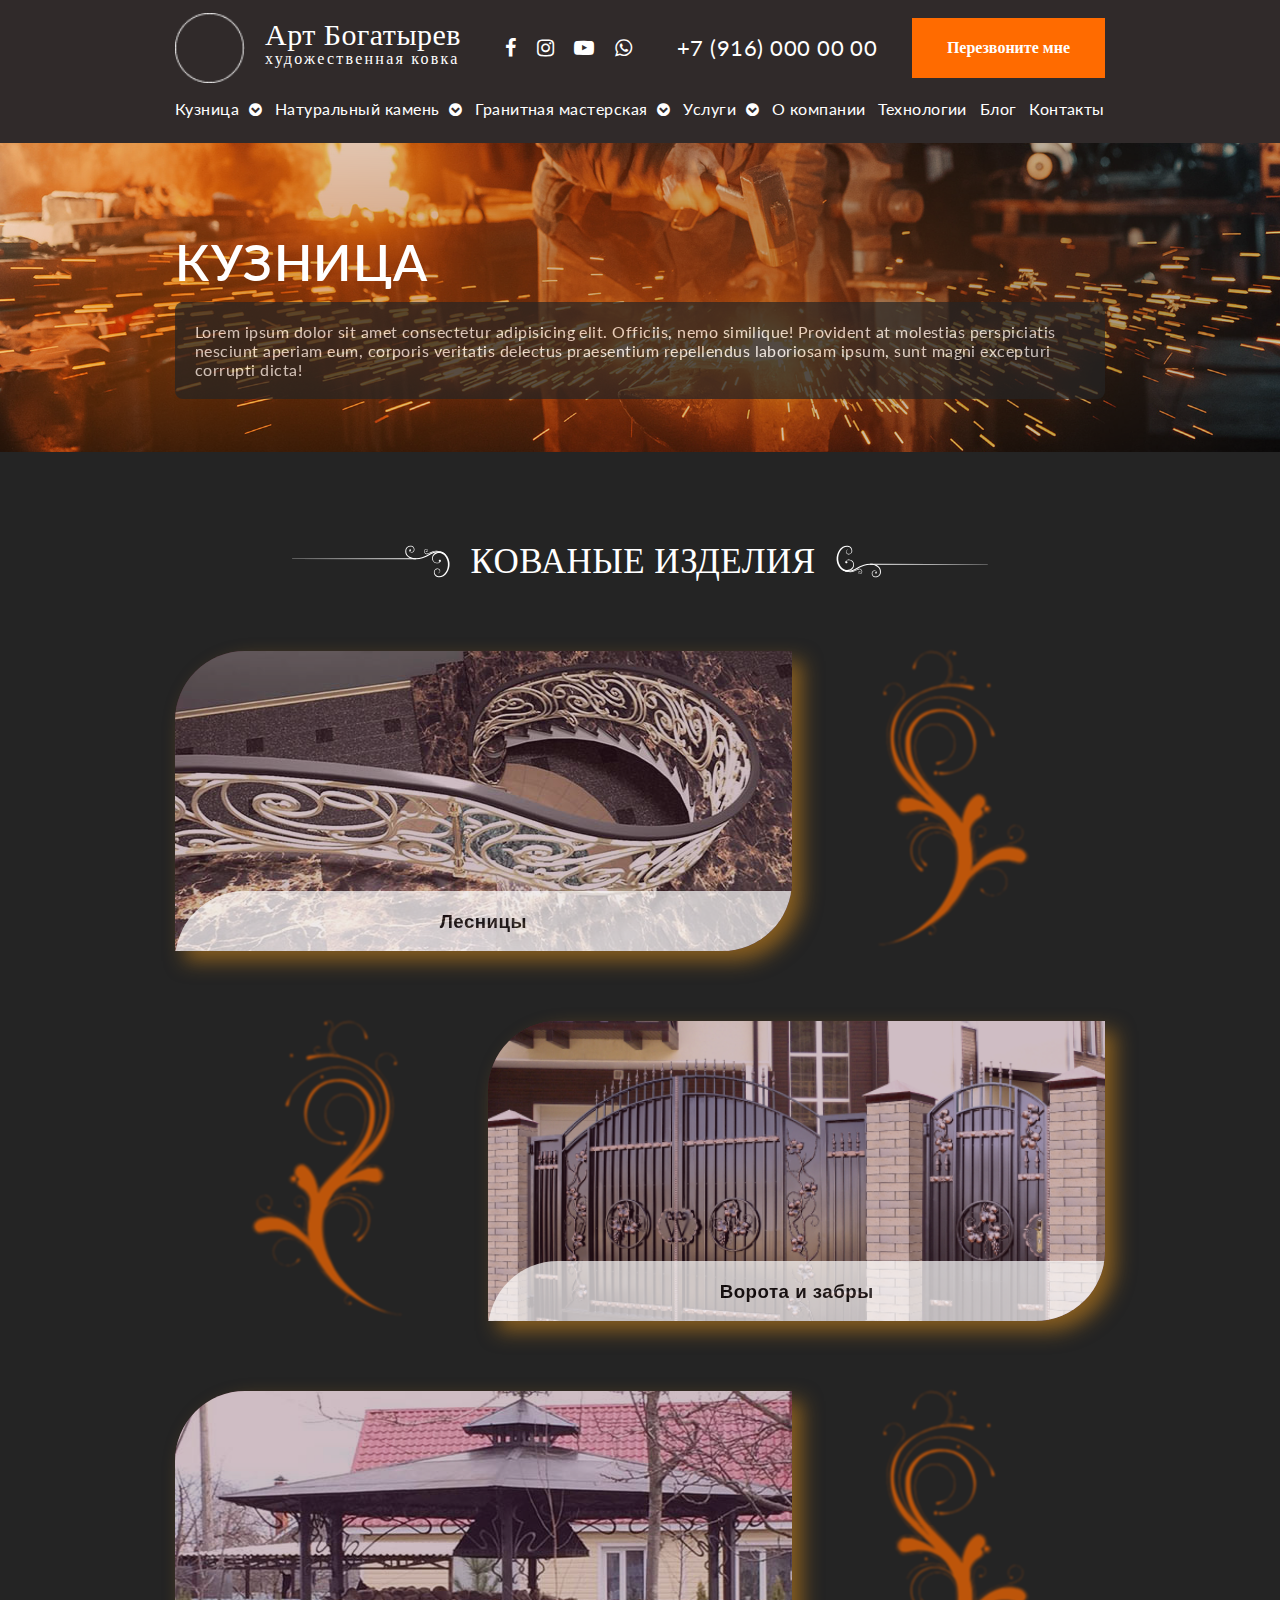
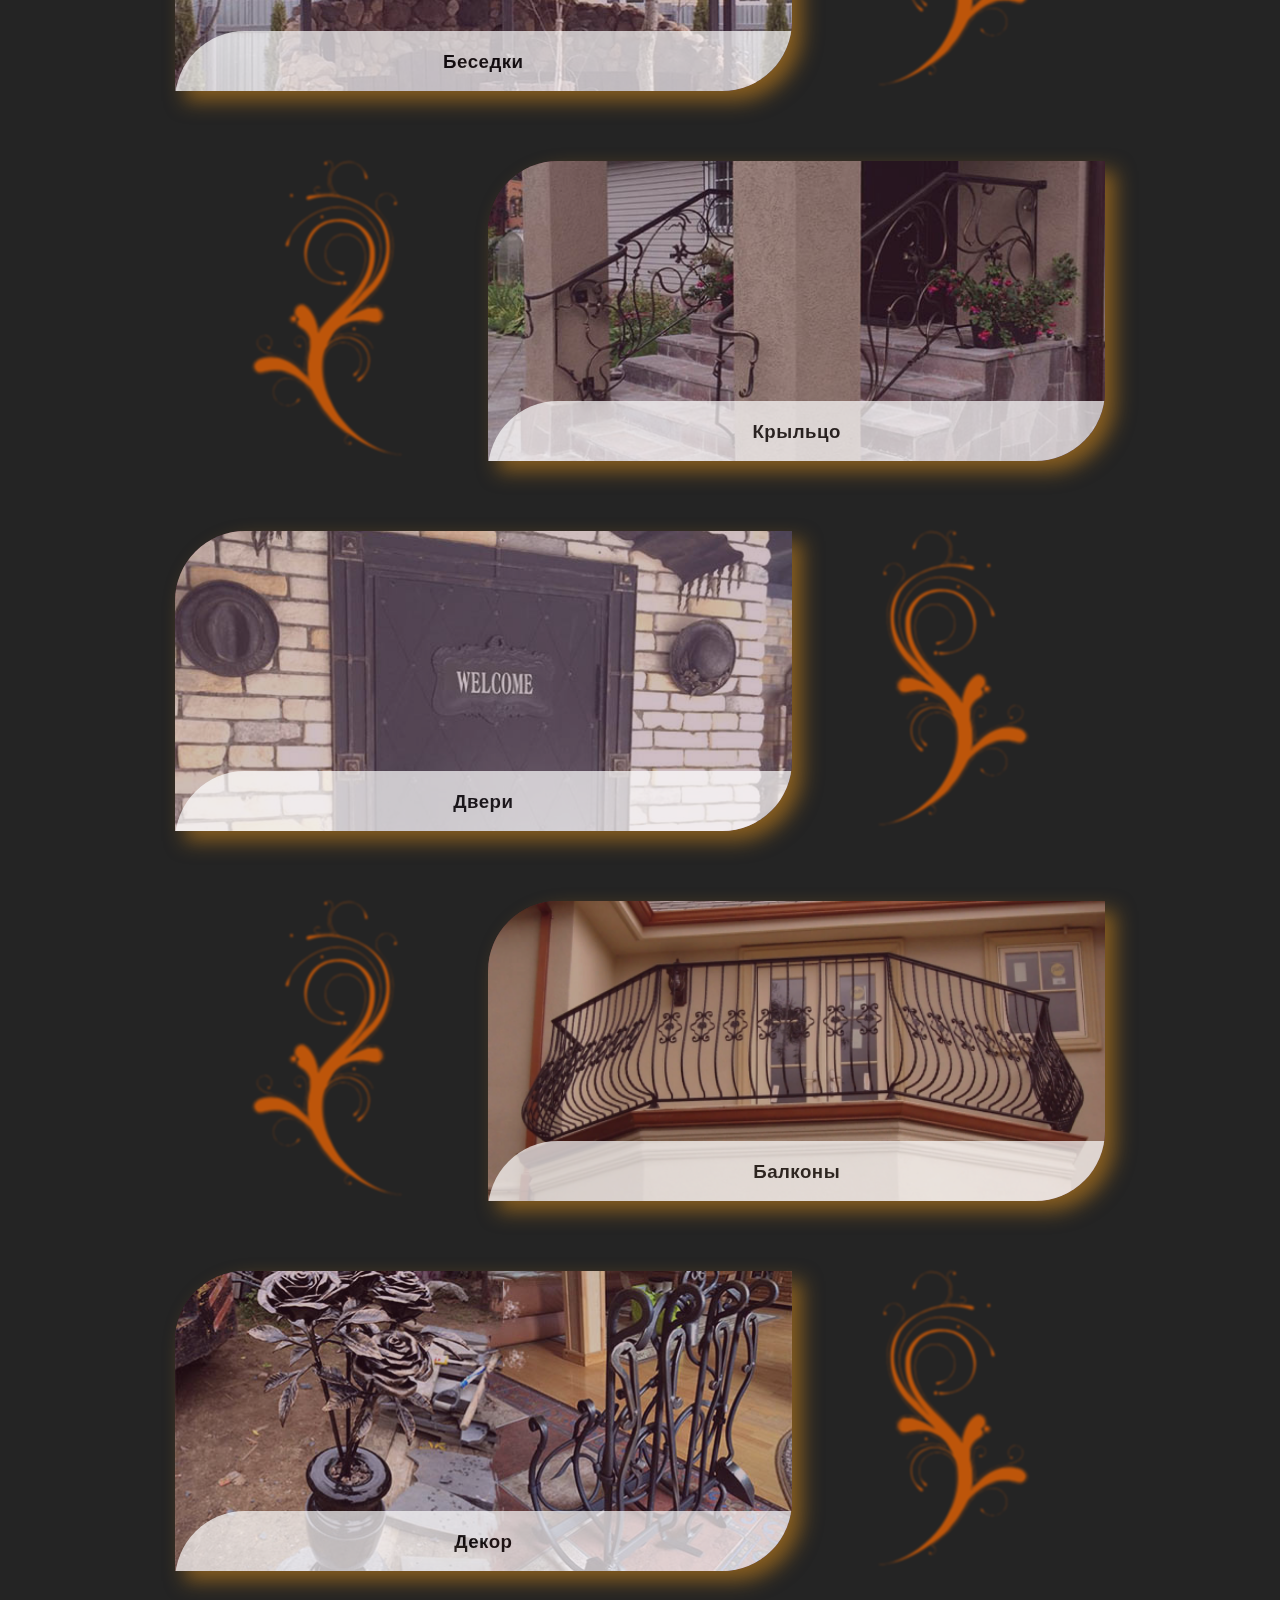
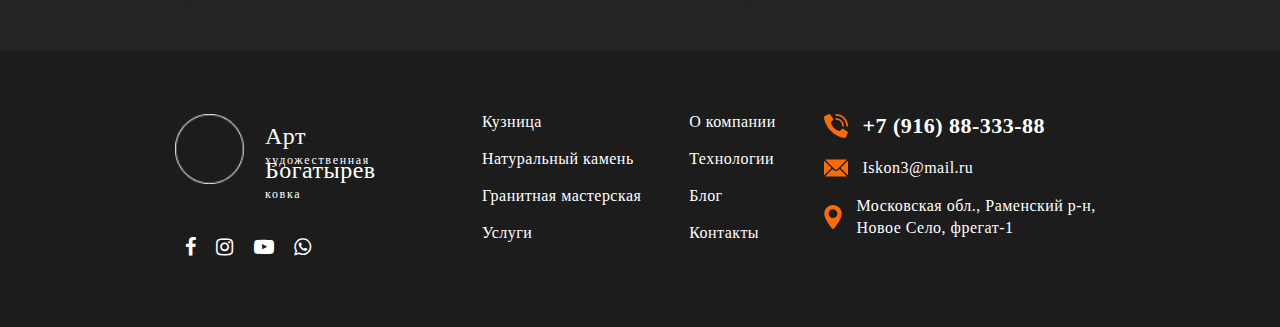
<file: servic-padge.html>
<!DOCTYPE html>
<html lang="en">
<head>
   <meta charset="UTF-8">
   <meta http-equiv="X-UA-Compatible" content="IE=edge">
   <meta name="viewport" content="width=device-width, initial-scale=1.0">
   <title>Ковка</title>
   <meta name="description" content="Художественная ковка на заказ">
    <!-- font-assistant -->

    <link rel="preconnect" href="https://fonts.googleapis.com">
    <link rel="preconnect" href="https://fonts.gstatic.com" crossorigin>
    <link href="https://fonts.googleapis.com/css2?family=Comfortaa&family=Lato&display=swap" rel="stylesheet">
    <!-- STYLES -->
    <link rel="stylesheet" href="fonts/font-awesome-4.7.0/css/font-awesome.css">
    <link rel="stylesheet" href="css/style.css" />
</head>
<body>
   <header class="header">
      <div class="container">
        <div class="header__wrapper d-flex">
          <!-- content -->
          <div class="header-item d-flex">
            <a href="#" class="header-item__logo d-flex">
               <img src="img/Ellipse 1.png" alt="логотип">
               <h1>Арт Богатырев <br>
                  <span>художественная ковка</span>
               </h1>
            </a>
            <div class="social-flex-wrap">
              <a href="#"><i class="fa fa-facebook" aria-hidden="true"></i></a>
              <a href="#"><i class="fa fa-instagram" aria-hidden="true"></i></a>
              <a href="#"><i class="fa fa-youtube-play" aria-hidden="true"></i></a>
              <a href="#"><i class="fa fa-whatsapp" aria-hidden="true"></i></a>
            </div>
            <a class="headr-tel" href="#">+7 (916) 000 00 00</a>
            <button class="btn-call-back">Перезвоните мне</button>
          </div>
          <div class="header-item d-flex">
            <nav class="header-item__nav">
               <input type="checkbox" class="menu-checkbox" id="menu-checkbox">
               <label for="menu-checkbox" class="menu-checkbox-label" >
                  <i class="fa fa-bars" aria-hidden="true"></i>
                  <span>MENU</span>
               </label>
              <ul class="header-item-nav__list d-flex">
               <input type="checkbox" class="menu-checkbox" id="menu-checkbox">
               <label for="menu-checkbox" class="menu-checkbox-label-clos" >
                  <i class="fa fa-times" aria-hidden="true"></i>
               </label>
                  <li>
                     <a href="#">Кузница
                        <i class="fa fa-chevron-circle-down" aria-hidden="true"></i>
                     </a>
                     <ol>
                        <li><a href="#">item1</a></li>
                        <li><a href="#">item2</a></li>
                        <li><a href="#">item3</a></li>
                        <li><a href="#">item4</a></li>
                        <li><a href="#">item5</a></li>
                        <li><a href="#">item6</a></li>
                     </ol>
                  </li>
                  <li>
                     <a href="#">Натуральный камень
                        <i class="fa fa-chevron-circle-down" aria-hidden="true"></i>
                     </a>
                     <ol>
                        <li><a href="#">item1</a></li>
                        <li><a href="#">item2</a></li>
                        <li><a href="#">item3</a></li>
                        <li><a href="#">item4</a></li>
                        <li><a href="#">item5</a></li>
                        <li><a href="#">item6</a></li>
                     </ol>
                  </li>
                  <li>
                     <a href="#">Гранитная мастерская
                        <i class="fa fa-chevron-circle-down" aria-hidden="true"></i>
                     </a>
                     <ol>
                        <li><a href="#">item1</a></li>
                        <li><a href="#">item2</a></li>
                        <li><a href="#">item3</a></li>
                        <li><a href="#">item4</a></li>
                        <li><a href="#">item5</a></li>
                        <li><a href="#">item6</a></li>
                     </ol>
                  </li>
                  <li>
                     <a href="#services">Услуги
                        <i class="fa fa-chevron-circle-down" aria-hidden="true"></i>
                     </a>
                     <ol>
                        <li><a href="#">item1</a></li>
                        <li><a href="#">item2</a></li>
                        <li><a href="#">item3</a></li>
                        <li><a href="#">item4</a></li>
                        <li><a href="#">item5</a></li>
                        <li><a href="#">item6</a></li>
                     </ol>
                  </li>
                  <li><a href="#about">О компании</a>
                  </li>               
                  <li><a href="#">Технологии</a></li>
                  <li><a href="#">Блог</a></li>
                  <li><a href="#contacts">Контакты</a></li>
              </ul>
            </nav>
          </div>
          <!-- /content -->
        </div>
      </div>
   </header>
   <section class="servic-top-banner">
      <div class="back-gradient">
      </div>
      <div class="container">
         <div class="top-banner__wrapper">
            <h1 class="top-banner-title">Кузница</h1>
            <div class="banner-adv-servic">
               <p>Lorem ipsum dolor sit amet consectetur adipisicing elit. Officiis, nemo similique! Provident at molestias perspiciatis nesciunt aperiam eum, corporis veritatis delectus praesentium repellendus laboriosam ipsum, sunt magni excepturi corrupti dicta!</p>
            </div>
          </div> 
         </div>
   </section>
   <section class="servic-content-pedge">
      <div class="container">
         <div class="services-title-head">
         <svg width="158" height="33" viewBox="0 0 158 33" fill="none" xmlns="http://www.w3.org/2000/svg">
            <path d="M148.727 16.3674C148.346 17.0781 147.712 17.6873 146.95 18.0173C146.188 18.3473 145.325 18.4488 144.513 18.3219C143.701 18.2204 142.889 17.9158 142.203 17.4335C141.518 16.9512 140.934 16.2912 140.579 15.5297C140.401 15.1489 140.274 14.7428 140.172 14.3112C140.096 13.9051 140.045 13.4735 140.071 13.042C140.096 12.2043 140.299 11.3413 140.68 10.5797C141.467 9.03128 142.863 7.88897 144.437 7.27975C146.011 6.64514 147.788 6.49282 149.463 6.87359C151.164 7.22897 152.712 8.16821 153.88 9.38666C155.073 10.6305 155.911 12.1028 156.495 13.6512C156.774 14.4381 157.002 15.2251 157.18 16.012C157.281 16.4181 157.332 16.7989 157.408 17.205C157.485 17.6112 157.51 18.0427 157.535 18.4489C157.637 20.1242 157.434 21.7742 157.002 23.3481C156.571 24.9219 155.911 26.4449 154.971 27.8157C154.058 29.1864 152.839 30.4049 151.367 31.2172C149.895 32.0549 148.168 32.4103 146.518 32.258C145.655 32.1818 144.818 31.8772 144.082 31.4203C143.371 30.938 142.762 30.278 142.381 29.4911C142 28.7295 141.822 27.8665 141.873 27.0034C141.899 26.5719 142 26.1403 142.152 25.7342C142.33 25.328 142.559 24.9726 142.863 24.6426C143.472 24.008 144.285 23.6273 145.148 23.5511C145.351 23.5258 145.579 23.5258 145.782 23.5511C145.884 23.5511 145.985 23.5765 146.112 23.6019C146.214 23.6273 146.315 23.6526 146.417 23.678C146.823 23.8303 147.204 24.0588 147.508 24.3634C148.118 24.998 148.346 25.9119 148.118 26.7496C147.991 27.1557 147.762 27.5365 147.432 27.8157C147.102 28.0949 146.671 28.2219 146.239 28.2219C146.163 28.2219 146.112 28.1711 146.112 28.0949C146.112 28.0188 146.163 27.968 146.239 27.968C146.595 27.968 146.95 27.8157 147.229 27.5872C147.508 27.3588 147.686 27.0288 147.762 26.6734C147.915 25.9626 147.686 25.2011 147.153 24.7188C146.899 24.465 146.595 24.2873 146.239 24.1857C145.909 24.0842 145.529 24.0842 145.173 24.135C144.462 24.2365 143.802 24.5919 143.32 25.0996C142.838 25.6327 142.584 26.318 142.584 27.0288C142.559 27.7395 142.736 28.4757 143.092 29.0849C143.422 29.7195 143.955 30.2272 144.539 30.608C145.148 30.9888 145.833 31.1918 146.518 31.2426C147.991 31.3441 149.463 30.9634 150.707 30.2018C151.951 29.4403 152.992 28.3488 153.778 27.0796C154.591 25.8357 155.149 24.4142 155.505 22.9673C155.86 21.5204 156.012 19.9973 155.885 18.525C155.86 18.1696 155.809 17.7889 155.758 17.4335C155.682 17.0527 155.606 16.6973 155.53 16.3166C155.352 15.5804 155.149 14.8697 154.87 14.1843C154.337 12.7882 153.601 11.4935 152.585 10.4782C152.332 10.2243 152.078 9.97048 151.798 9.76741C151.519 9.53895 151.24 9.3359 150.935 9.15821C150.631 8.98051 150.326 8.8282 149.996 8.6759C149.666 8.52359 149.336 8.42205 149.006 8.32052C147.635 7.93975 146.138 7.96512 144.767 8.42204C143.396 8.87896 142.178 9.79279 141.467 11.0366C141.112 11.6458 140.909 12.3566 140.858 13.0674C140.807 13.7781 140.909 14.5397 141.188 15.1997C141.721 16.545 143.041 17.535 144.513 17.7889C145.249 17.9158 146.011 17.8904 146.722 17.6112C147.407 17.3573 148.016 16.8496 148.397 16.1896C148.448 16.1135 148.524 16.0881 148.6 16.1389C148.727 16.2151 148.752 16.2912 148.727 16.3674Z" fill="white"/>
            <path d="M152.712 10.0466C152.636 9.94504 152.535 9.81812 152.408 9.69119C152.306 9.56427 152.179 9.46272 152.052 9.36118C151.824 9.13272 151.57 8.92968 151.291 8.75198C150.758 8.37122 150.174 8.0666 149.565 7.83815C148.955 7.60969 148.321 7.45737 147.661 7.35584C147.001 7.27968 146.341 7.2543 145.681 7.27969C145.021 7.30507 144.361 7.43199 143.701 7.55892C143.041 7.71122 142.406 7.88892 141.772 8.11737C140.502 8.57429 139.284 9.15813 138.091 9.81812L136.289 10.8589C135.984 11.0366 135.654 11.1889 135.349 11.3666C135.045 11.5443 134.715 11.6965 134.385 11.8235C133.09 12.4327 131.77 12.9404 130.399 13.3212C127.683 14.1081 124.79 14.4635 121.921 14.1335C120.5 13.9558 119.078 13.575 117.758 12.9658C117.098 12.6358 116.463 12.2804 115.905 11.7981C115.347 11.3158 114.813 10.7827 114.407 10.1735C113.57 8.92967 113.189 7.38123 113.29 5.93432L113.316 5.65509L113.367 5.37586L113.443 4.84277C113.493 4.66508 113.519 4.462 113.57 4.28431C113.646 4.10662 113.697 3.92895 113.773 3.75126C114.077 3.06588 114.534 2.43126 115.118 1.94895C116.26 0.933579 117.86 0.52745 119.332 0.781294C120.093 0.908216 120.804 1.28895 121.337 1.82202C121.616 2.10125 121.845 2.40587 122.023 2.73586C122.2 3.06586 122.327 3.44666 122.403 3.80204C122.48 4.18281 122.48 4.56356 122.454 4.94433C122.403 5.32509 122.302 5.70584 122.124 6.03584C121.769 6.72122 121.109 7.25428 120.373 7.45736C119.992 7.55889 119.611 7.58428 119.23 7.53351C118.85 7.48274 118.469 7.33044 118.164 7.10198C117.53 6.61967 117.225 5.78201 117.403 5.02048C117.428 4.89356 117.53 4.84277 117.657 4.84277C117.758 4.86815 117.834 4.96971 117.834 5.09663C117.733 5.70585 117.987 6.36585 118.469 6.72123C118.723 6.89892 119.002 7.00047 119.306 7.05124C119.611 7.07662 119.941 7.05124 120.22 6.97509C120.804 6.7974 121.337 6.36584 121.591 5.80739C121.87 5.27432 121.896 4.58894 121.769 3.97971C121.693 3.6751 121.591 3.37047 121.439 3.09124C121.287 2.81201 121.083 2.58357 120.855 2.35511C120.398 1.92358 119.814 1.64437 119.205 1.54283C117.936 1.33976 116.59 1.72049 115.677 2.58356C115.194 3.0151 114.839 3.5228 114.585 4.10664C114.509 4.25895 114.483 4.41123 114.433 4.56354C114.382 4.71585 114.357 4.86817 114.331 5.02048L114.28 5.50279L114.255 5.75661V6.01047C114.179 7.30507 114.534 8.59968 115.27 9.66582C116.007 10.732 117.073 11.5189 118.266 12.1027C119.459 12.6612 120.779 12.9912 122.099 13.1435C124.764 13.4227 127.506 13.0673 130.12 12.2804C131.415 11.8996 132.684 11.392 133.928 10.8081C134.233 10.6558 134.537 10.5289 134.842 10.3512C135.146 10.1989 135.451 10.0466 135.756 9.8689L137.558 8.82813C138.802 8.14276 140.071 7.50813 141.442 7.02583C142.127 6.79737 142.812 6.5943 143.523 6.442C144.234 6.31508 144.945 6.18815 145.681 6.16277C148.575 5.98508 151.697 7.07661 153.499 9.53889C153.652 9.74197 153.601 10.0466 153.398 10.1989C153.195 10.3512 152.89 10.3004 152.738 10.0974L152.712 10.0466Z" fill="white"/>
            <path d="M133.979 6.3912C134.131 6.61966 134.41 6.77199 134.689 6.77199C134.969 6.77199 135.223 6.59429 135.375 6.36583C135.527 6.13737 135.603 5.85815 135.578 5.57892C135.553 5.29969 135.426 5.04583 135.248 4.84275C134.893 4.41122 134.283 4.23355 133.776 4.38585C133.522 4.46201 133.293 4.61432 133.09 4.79201C132.887 4.99509 132.735 5.22352 132.633 5.47736C132.43 5.98505 132.405 6.59427 132.608 7.10196C132.633 7.17811 132.659 7.2289 132.684 7.27967C132.709 7.33044 132.76 7.40657 132.786 7.45734C132.862 7.58426 132.963 7.6858 133.039 7.81272C133.116 7.93964 133.243 8.01582 133.319 8.11736C133.42 8.21889 133.547 8.29502 133.649 8.37118C134.106 8.65041 134.664 8.7012 135.248 8.59967C135.806 8.49813 136.39 8.26967 136.949 8.04121C138.066 7.5589 139.183 7.00044 140.35 6.56891C141.518 6.16276 142.762 5.83276 144.031 5.80737C144.666 5.7566 145.3 5.83274 145.909 5.90889C146.214 5.95966 146.544 6.01045 146.849 6.0866C147.153 6.18814 147.458 6.23891 147.762 6.36583C148.955 6.77198 150.072 7.35582 151.088 8.06658C151.189 8.14273 151.215 8.26964 151.139 8.37118C151.062 8.47272 150.935 8.49811 150.834 8.42196C149.819 7.76196 148.727 7.20352 147.585 6.84814C147.305 6.7466 147.001 6.69584 146.722 6.61969C146.417 6.54354 146.138 6.51813 145.833 6.44198C145.249 6.36583 144.64 6.31506 144.031 6.36583C142.838 6.4166 141.67 6.72122 140.528 7.12737C139.386 7.53352 138.294 8.06657 137.152 8.57426C136.568 8.80272 135.984 9.05659 135.349 9.15813C135.197 9.18351 135.019 9.20887 134.867 9.20887H134.613L134.359 9.1835C134.182 9.1835 134.029 9.10734 133.852 9.05657C133.699 9.0058 133.547 8.90427 133.395 8.82812C133.268 8.72658 133.116 8.62503 132.989 8.49811C132.887 8.37119 132.76 8.26966 132.659 8.11736C132.557 7.99044 132.456 7.8635 132.379 7.7112C132.329 7.63505 132.303 7.5589 132.253 7.48275C132.227 7.4066 132.176 7.33045 132.151 7.2543C131.923 6.61969 131.923 5.88351 132.202 5.27428C132.329 4.96967 132.532 4.69046 132.786 4.462C133.039 4.23354 133.344 4.03048 133.674 3.95432C134.004 3.87817 134.359 3.90353 134.689 4.00506C135.019 4.13199 135.299 4.3097 135.527 4.58893C135.756 4.84278 135.883 5.17276 135.908 5.52814C135.933 5.85814 135.806 6.21351 135.603 6.46735C135.502 6.59427 135.375 6.69582 135.223 6.79736C135.07 6.87351 134.893 6.92429 134.715 6.92429C134.359 6.92429 134.055 6.72122 133.877 6.41661C133.852 6.39123 133.877 6.34043 133.903 6.31505C133.928 6.34043 133.953 6.34043 133.979 6.3912Z" fill="white"/>
            <path d="M123.927 14.2857L0.12693 13.905C0.0507765 13.905 0 13.8542 0 13.7781C0 13.7019 0.0507765 13.6511 0.12693 13.6511L123.927 13.2704C124.206 13.2704 124.434 13.4988 124.46 13.7781C124.46 14.0319 124.231 14.2857 123.927 14.2857C123.952 14.2857 123.952 14.2857 123.927 14.2857Z" fill="white"/>
            <path d="M119.053 5.14734C119.053 5.60426 118.697 5.95962 118.24 5.95962C117.783 5.95962 117.428 5.60426 117.428 5.14734C117.428 4.69042 117.783 4.33502 118.24 4.33502C118.697 4.33502 119.053 4.71581 119.053 5.14734Z" fill="white"/>
            <path d="M134.842 6.16273C134.842 6.46734 134.613 6.69582 134.309 6.69582C134.004 6.69582 133.776 6.46734 133.776 6.16273C133.776 5.85812 134.004 5.62964 134.309 5.62964C134.588 5.62964 134.842 5.8835 134.842 6.16273Z" fill="white"/>
            <path d="M147.839 16.875C148.441 16.875 148.93 16.3862 148.93 15.7834C148.93 15.1806 148.441 14.6919 147.839 14.6919C147.236 14.6919 146.747 15.1806 146.747 15.7834C146.747 16.3862 147.236 16.875 147.839 16.875Z" fill="white"/>
            </svg>
         <h2 class="services-title-head-title">Кованые изделия</h2>
         <svg width="152" height="33" viewBox="0 0 152 33" fill="none" xmlns="http://www.w3.org/2000/svg">
            <path d="M9.72523 16.7928C10.106 16.1328 10.7152 15.6505 11.4006 15.3713C12.086 15.1174 12.8729 15.0667 13.609 15.1936C15.0813 15.4475 16.3759 16.4628 16.9344 17.7828C17.2136 18.4428 17.2898 19.179 17.2644 19.9151C17.2136 20.6259 17.0105 21.3366 16.6552 21.9458C15.9444 23.1897 14.7005 24.1035 13.3552 24.5604C11.9844 25.0174 10.4867 25.0427 9.11599 24.662C8.78599 24.5604 8.43062 24.4589 8.126 24.3066C7.79601 24.1543 7.49141 24.002 7.18679 23.8243C6.88218 23.6466 6.60296 23.4435 6.32373 23.215C6.04451 22.9866 5.79063 22.7581 5.53679 22.5043C4.5468 21.4635 3.78528 20.1689 3.25221 18.7982C2.97298 18.1128 2.76992 17.3767 2.59223 16.6659C2.51608 16.3105 2.43989 15.9298 2.36374 15.549C2.31297 15.1936 2.26223 14.8128 2.23685 14.4574C2.10993 12.9851 2.26222 11.4875 2.6176 10.0152C2.97298 8.56827 3.5568 7.14675 4.34372 5.90292C5.13063 4.65908 6.17141 3.54218 7.41524 2.78065C8.65908 2.01912 10.1314 1.63835 11.6036 1.73988C12.3144 1.76527 12.9998 1.99373 13.5837 2.37449C14.1675 2.75526 14.7006 3.26296 15.0306 3.89757C15.3859 4.5068 15.5636 5.24294 15.5382 5.9537C15.5382 6.66446 15.2844 7.34982 14.8021 7.8829C14.3452 8.41597 13.6598 8.77136 12.9491 8.84752C12.5937 8.89828 12.2129 8.89827 11.8829 8.79674C11.5529 8.6952 11.2229 8.51749 10.969 8.26365C10.4614 7.78134 10.2075 6.99446 10.3598 6.30908C10.436 5.9537 10.639 5.6237 10.8929 5.39524C11.1721 5.16678 11.5021 5.01445 11.8829 5.01445C11.959 5.01445 12.0098 4.96371 12.0098 4.88756C12.0098 4.81141 11.959 4.76063 11.8829 4.76063C11.4513 4.76063 11.0198 4.88756 10.6898 5.16679C10.3598 5.44602 10.1314 5.82678 10.0045 6.23293C9.776 7.07061 10.0298 7.98442 10.6137 8.61903C10.9183 8.94902 11.2991 9.17749 11.7052 9.30441C11.8067 9.3298 11.9083 9.35518 12.0098 9.38057C12.1113 9.40595 12.2383 9.43134 12.3398 9.43134C12.5429 9.45673 12.7714 9.45673 12.9744 9.43134C13.8375 9.35519 14.6498 8.97445 15.259 8.33984C15.5636 8.03522 15.8175 7.65444 15.9698 7.24829C16.1475 6.84214 16.249 6.4106 16.249 5.97907C16.2998 5.116 16.1221 4.25294 15.7413 3.49141C15.3605 2.72988 14.7767 2.04448 14.0406 1.56218C13.3298 1.07987 12.4667 0.775293 11.6036 0.724525C9.95366 0.57222 8.20217 0.92757 6.75526 1.76525C5.28297 2.60294 4.08991 3.79603 3.15069 5.16679C2.23685 6.53755 1.55147 8.06059 1.11993 9.63442C0.688398 11.2083 0.485306 12.8836 0.586843 14.5336C0.612228 14.9397 0.663004 15.3713 0.713773 15.7774C0.789926 16.1836 0.86607 16.5897 0.942223 16.9705C1.11991 17.7574 1.34838 18.5697 1.62761 19.3312C2.21145 20.8797 3.04913 22.3774 4.2422 23.5958C5.40988 24.8143 6.98372 25.7535 8.65909 26.1089C10.3345 26.4897 12.1114 26.3373 13.6852 25.7027C15.259 25.0681 16.6805 23.9258 17.4421 22.4028C17.8228 21.6412 18.0259 20.7782 18.0513 19.9405C18.0513 19.5089 18.0259 19.1028 17.9497 18.6713C17.8736 18.2651 17.7467 17.8336 17.5436 17.4528C17.1629 16.6913 16.6044 16.0313 15.919 15.549C15.2336 15.0667 14.4213 14.7621 13.609 14.6605C12.7967 14.559 11.9337 14.6351 11.1721 14.9651C10.4106 15.2951 9.77599 15.879 9.39522 16.6151C9.36984 16.6913 9.39523 16.7674 9.446 16.8182C9.59831 16.869 9.69985 16.8436 9.72523 16.7928Z" fill="white"/>
            <path d="M4.72442 23.469C6.5521 25.9566 9.649 27.0228 12.5428 26.8451C13.279 26.8197 13.9897 26.6928 14.7005 26.5658C15.4112 26.4135 16.0966 26.2359 16.782 25.982C18.1274 25.4997 19.422 24.8905 20.6658 24.1797L22.4681 23.1389C22.7727 22.9613 23.0773 22.809 23.3819 22.6567C23.6865 22.5044 23.9911 22.352 24.2957 22.1997C25.5396 21.6159 26.7834 21.1082 28.1034 20.7274C30.6926 19.9405 33.4341 19.5851 36.1249 19.8644C37.4702 20.0167 38.7649 20.3467 39.9579 20.9051C41.151 21.4636 42.2171 22.2759 42.9533 23.342C43.6894 24.3828 44.0448 25.6774 43.9686 26.9974V27.2512L43.9433 27.5051L43.8925 27.9874C43.8671 28.1397 43.8163 28.292 43.791 28.4443C43.7402 28.5966 43.6894 28.7489 43.6387 28.9012C43.3848 29.485 43.0294 30.0181 42.5471 30.4243C41.6079 31.2874 40.2625 31.6681 39.0187 31.465C38.4095 31.3635 37.8256 31.0843 37.3687 30.6527C37.1403 30.4497 36.9372 30.1958 36.7849 29.9166C36.6326 29.6374 36.531 29.3581 36.4549 29.0281C36.328 28.4189 36.3533 27.7335 36.6326 27.2005C36.9118 26.642 37.4195 26.2104 38.0033 26.0328C38.3079 25.9312 38.6126 25.9058 38.9172 25.9566C39.2218 25.982 39.501 26.0835 39.7549 26.2866C40.2372 26.642 40.5164 27.302 40.3895 27.9112C40.3641 28.0381 40.4402 28.1397 40.5671 28.1651C40.6687 28.1905 40.7956 28.1143 40.821 27.9874C40.9733 27.2258 40.6687 26.3882 40.0595 25.9059C39.7548 25.652 39.3741 25.4997 38.9933 25.4743C38.6126 25.4236 38.2318 25.449 37.851 25.5505C37.1149 25.7536 36.4549 26.2612 36.0995 26.972C35.9218 27.302 35.8203 27.7081 35.7695 28.0635C35.7441 28.4443 35.7441 28.825 35.8203 29.2058C35.8964 29.5866 36.0233 29.942 36.201 30.272C36.3787 30.602 36.6072 30.9066 36.8864 31.1858C37.4195 31.7189 38.1556 32.0996 38.8918 32.2266C40.3641 32.5058 41.9633 32.0743 43.1056 31.0589C43.664 30.5766 44.1463 29.942 44.4509 29.2566C44.5271 29.0789 44.5779 28.9012 44.654 28.7235C44.7048 28.5458 44.7556 28.3428 44.781 28.1651L44.8571 27.632L44.9079 27.3528L44.9333 27.0735C45.0348 25.6012 44.654 24.0528 43.8163 22.8343C43.4102 22.1997 42.8771 21.6667 42.3187 21.2097C41.7602 20.7274 41.1002 20.372 40.4656 20.042C39.1456 19.4074 37.7241 19.0521 36.3026 18.8744C33.4342 18.5444 30.5657 18.8998 27.8242 19.6867C26.4534 20.0674 25.1335 20.6005 23.8389 21.1844C23.5089 21.3367 23.2042 21.489 22.8742 21.6413C22.5696 21.819 22.2396 21.9713 21.935 22.149L20.1327 23.1897C18.9397 23.8497 17.7212 24.4336 16.452 24.8905C15.8174 25.1189 15.1828 25.2966 14.5228 25.4489C13.8628 25.5759 13.2028 25.7028 12.5428 25.7282C11.8828 25.7535 11.2228 25.7535 10.5628 25.652C9.90284 25.5505 9.26823 25.3982 8.65901 25.1697C8.04978 24.9412 7.46592 24.6366 6.93285 24.2559C6.67901 24.0782 6.39977 23.8751 6.17131 23.6467C6.04439 23.5451 5.94285 23.4182 5.81593 23.3167C5.7144 23.2151 5.58749 23.0628 5.51133 22.9613L5.48596 22.9105C5.33366 22.7074 5.02902 22.6567 4.82594 22.809C4.59748 22.9867 4.57212 23.2659 4.72442 23.469Z" fill="white"/>
            <path d="M24.3211 26.5657C24.1688 26.2865 23.8388 26.0834 23.4835 26.058C23.3058 26.058 23.1281 26.0834 22.9758 26.185C22.8235 26.2611 22.6965 26.388 22.595 26.5149C22.3919 26.7688 22.265 27.1242 22.2904 27.4542C22.2904 27.7842 22.4427 28.1395 22.6711 28.3934C22.8742 28.6472 23.1788 28.8503 23.5088 28.9772C23.8388 29.0787 24.1942 29.1041 24.5242 29.028C24.8542 28.9518 25.1588 28.7488 25.4127 28.5203C25.6665 28.2919 25.8696 28.0126 25.9965 27.708C26.2757 27.0988 26.3011 26.3626 26.0473 25.728C26.0219 25.6519 25.9711 25.5757 25.9457 25.4996C25.9204 25.4234 25.8696 25.3473 25.8188 25.2711C25.7173 25.1442 25.6411 24.9919 25.5396 24.865C25.438 24.738 25.3111 24.6111 25.2096 24.4842C25.0826 24.3572 24.9558 24.2811 24.8035 24.1542C24.6511 24.078 24.4988 23.9765 24.3465 23.9257C24.1688 23.875 24.0165 23.8242 23.8388 23.7988L23.585 23.7734H23.3312C23.1535 23.7734 23.0012 23.7988 22.8488 23.8242C22.2142 23.9257 21.605 24.1796 21.0465 24.408C19.9042 24.8903 18.8127 25.4234 17.6704 25.8549C16.5281 26.2611 15.3605 26.5657 14.1674 26.6165C13.5582 26.6673 12.9743 26.6165 12.3651 26.5403C12.0605 26.4896 11.7813 26.4388 11.4767 26.3626C11.1974 26.2865 10.8928 26.2357 10.6136 26.1342C9.47126 25.7534 8.37974 25.195 7.36436 24.5604C7.26283 24.4842 7.11053 24.535 7.05976 24.6365C6.98361 24.738 7.03439 24.865 7.11054 24.9411C8.12592 25.6519 9.24282 26.2357 10.4359 26.6419C10.7405 26.7434 11.0451 26.8195 11.3497 26.9211C11.6543 26.9972 11.9589 27.048 12.2889 27.0988C12.9235 27.1749 13.5582 27.2257 14.1674 27.2003C15.4366 27.1495 16.6804 26.8449 17.8481 26.4388C19.0158 26.0072 20.1327 25.4488 21.2496 24.9665C21.8081 24.738 22.3665 24.5096 22.9504 24.408C23.5088 24.3065 24.0927 24.3573 24.5496 24.6365C24.6511 24.7127 24.7781 24.7888 24.8796 24.8903C24.9811 24.9919 25.0827 25.0934 25.1588 25.195C25.235 25.3219 25.3365 25.4234 25.4127 25.5503C25.438 25.6011 25.4888 25.6772 25.5142 25.728C25.5396 25.7788 25.565 25.855 25.5904 25.9057C25.7934 26.4134 25.7934 27.0226 25.565 27.5303C25.4634 27.7842 25.3111 28.0126 25.1081 28.2157C24.905 28.4187 24.6765 28.5711 24.4227 28.6218C23.915 28.7741 23.3057 28.5965 22.9504 28.1649C22.7473 27.9619 22.6458 27.708 22.6204 27.4288C22.595 27.1495 22.6712 26.8703 22.8235 26.6419C22.9758 26.4134 23.2296 26.2357 23.5088 26.2357C23.7881 26.2357 24.0673 26.3626 24.2196 26.6165C24.245 26.6419 24.2704 26.6672 24.3211 26.6419C24.3465 26.6165 24.3465 26.5911 24.3211 26.5657Z" fill="white"/>
            <path d="M34.2719 19.7628L151.751 19.382C151.827 19.382 151.878 19.3312 151.878 19.255C151.878 19.1789 151.827 19.1281 151.751 19.1281L34.2719 18.7474C33.9926 18.7474 33.7642 18.9758 33.7388 19.255C33.7388 19.5343 33.9672 19.7628 34.2719 19.7628C34.2465 19.7628 34.2719 19.7628 34.2719 19.7628Z" fill="white"/>
            <path d="M39.1457 27.8604C39.1457 27.4035 39.5011 27.0481 39.958 27.0481C40.4149 27.0481 40.7703 27.4035 40.7703 27.8604C40.7703 28.3173 40.4149 28.6727 39.958 28.6727C39.5011 28.6727 39.1457 28.2919 39.1457 27.8604Z" fill="white"/>
            <path d="M23.3567 26.845C23.3567 26.5404 23.5852 26.3119 23.8898 26.3119C24.1944 26.3119 24.4228 26.5404 24.4228 26.845C24.4228 27.1496 24.1944 27.3781 23.8898 27.3781C23.6106 27.3781 23.3567 27.1243 23.3567 26.845Z" fill="white"/>
            <path d="M10.3599 16.1328C10.9628 16.1328 11.4514 16.6215 11.4514 17.2243C11.4514 17.8272 10.9628 18.3159 10.3599 18.3159C9.75709 18.3159 9.26837 17.8272 9.26837 17.2243C9.26837 16.6215 9.75709 16.1328 10.3599 16.1328Z" fill="white"/>
            </svg>
         </div>
         <div class="servic-box">
            <div class="servic-box__item">
               <span></span>
               <img src="img/servic-lestnuci.jpg" alt="лесницы">
               <div class="servic-box__item-title servic-box__item-title-right">
                  <h3>Лесницы</h3>
                  <p>Lorem ipsum dolor sit, amet consectetur adipisicing elit. Quasi obcaecati delectus nihil, dolores iste soluta error sint dicta illum beatae molestiae saepe, asperiores earum sapiente. Adipisci necessitatibus impedit maiores quis.</p>
               </div>
            </div>
            <div class="servis-box-svg">
               <svg version="1.0" xmlns="http://www.w3.org/2000/svg"
 width="300" height="300" viewBox="0 0 686.000000 1280.000000"
 preserveAspectRatio="xMidYMid meet">
<g transform="translate(0.000000,1280.000000) scale(0.100000,-0.100000)"
 stroke="none">
<path d="M3355 12787 c-68 -31 -114 -99 -122 -181 -6 -58 6 -95 67 -196 83
-139 121 -288 121 -474 0 -231 -68 -392 -215 -508 l-51 -41 90 9 c50 5 221 9
380 9 272 0 292 1 324 20 73 43 97 112 63 188 -36 80 -111 106 -197 68 -26
-12 -46 -24 -42 -27 3 -3 18 1 34 9 106 55 203 0 203 -114 0 -53 -23 -90 -73
-116 -28 -15 -74 -17 -367 -18 -184 0 -343 -5 -354 -9 -10 -5 11 20 46 56 71
73 125 169 154 278 27 97 25 307 -4 422 -26 107 -61 191 -112 272 -43 68 -63
137 -54 188 10 52 50 114 91 139 42 26 123 31 161 10 l24 -13 -21 -19 c-40
-37 -18 -99 35 -99 26 0 64 32 64 53 0 28 -31 56 -100 88 -39 18 -112 21 -145
6z"/>
<path d="M2380 12750 c-122 -32 -232 -93 -324 -181 -45 -42 -97 -102 -116
-133 -19 -32 -43 -67 -52 -78 -28 -33 -119 -223 -125 -261 -5 -34 14 -67 41
-67 35 0 49 28 67 141 27 156 33 177 79 247 104 162 264 275 448 318 105 25
294 15 397 -20 206 -70 368 -218 460 -420 49 -107 68 -195 68 -321 0 -127 -19
-214 -69 -324 -79 -173 -255 -337 -381 -356 -77 -11 -299 -70 -423 -113 -614
-210 -1114 -584 -1376 -1028 -181 -308 -264 -639 -264 -1052 0 -344 43 -614
147 -927 89 -267 272 -589 464 -820 132 -158 390 -416 689 -690 251 -230 616
-593 606 -603 -3 -2 -37 18 -78 46 -277 186 -569 328 -800 389 -95 26 -118 28
-298 28 -184 0 -198 -1 -248 -24 -112 -51 -192 -191 -179 -316 22 -215 220
-323 469 -255 289 79 598 86 853 20 307 -79 627 -284 763 -488 101 -150 210
-342 262 -457 l30 -66 -68 66 c-122 121 -289 214 -467 261 -87 23 -120 27
-255 27 -136 0 -167 -3 -255 -26 -412 -110 -705 -434 -766 -846 -22 -157 5
-365 67 -513 55 -131 188 -328 305 -451 50 -52 60 -58 90 -55 24 2 37 10 45
27 24 47 12 60 -175 190 -73 51 -100 77 -136 132 -103 154 -153 305 -162 489
-7 139 6 231 51 363 105 306 362 539 694 629 115 31 353 31 476 0 188 -47 335
-130 466 -262 115 -115 159 -187 208 -340 51 -157 72 -312 79 -570 13 -447
-64 -855 -246 -1309 -23 -57 -51 -120 -62 -140 -23 -42 -20 -31 31 104 195
509 281 1159 215 1617 -64 440 -385 738 -795 738 -248 0 -487 -114 -637 -304
-173 -220 -218 -502 -121 -761 16 -44 31 -87 32 -95 4 -37 148 -265 177 -280
29 -16 58 -11 69 11 18 32 5 62 -42 99 -120 97 -176 160 -207 233 -63 153 -77
347 -37 502 54 204 215 399 409 493 132 65 190 77 362 76 136 0 158 -3 230
-27 259 -87 448 -299 520 -582 62 -245 54 -687 -20 -1090 -98 -532 -319 -1054
-613 -1449 -540 -724 -1312 -1295 -2053 -1520 -174 -52 -316 -77 -477 -83 -86
-4 -142 -10 -142 -16 0 -13 217 -2 360 18 239 35 584 138 857 256 344 150 641
319 1013 577 337 234 540 401 775 637 317 317 550 633 753 1021 47 90 114 202
151 251 259 347 673 624 1091 732 274 70 541 66 835 -11 118 -32 288 -31 369
1 120 48 183 145 174 271 -15 209 -183 341 -529 416 -125 27 -388 25 -525 -4
-426 -91 -855 -362 -1225 -774 -44 -48 -79 -84 -79 -78 0 5 10 71 22 147 16
104 21 184 21 323 1 204 -11 306 -69 605 -33 168 -35 189 -31 325 6 168 25
249 90 375 51 100 162 215 259 269 129 72 218 179 218 263 0 18 2 33 5 33 3 0
22 -9 42 -20 49 -26 88 -25 143 3 33 16 51 34 68 67 28 56 28 84 0 140 -30 59
-93 94 -154 86 l-42 -5 15 47 c9 31 13 75 11 127 -5 103 -41 187 -107 248 -66
62 -122 81 -218 75 -68 -4 -89 -10 -163 -48 -241 -126 -436 -441 -546 -886
l-37 -151 -41 61 c-120 179 -436 538 -951 1081 -368 389 -565 656 -740 1005
-164 328 -238 610 -239 910 0 174 9 240 51 380 119 398 445 636 843 617 364
-17 670 -263 771 -620 20 -69 23 -105 23 -222 -1 -125 -4 -149 -28 -225 -69
-212 -205 -380 -385 -473 -72 -38 -132 -53 -256 -63 -89 -7 -125 -23 -125 -57
0 -30 18 -47 49 -47 31 0 235 82 271 108 14 10 54 34 89 52 76 41 196 151 255
234 59 83 91 149 122 253 23 75 27 107 27 218 1 187 -40 327 -140 478 -243
368 -724 491 -1112 286 -163 -87 -271 -200 -357 -374 -198 -403 -151 -916 137
-1485 166 -330 392 -637 707 -964 538 -557 958 -1046 1020 -1184 20 -46 32
-45 32 1 0 46 48 251 86 367 47 143 149 349 221 445 150 202 340 312 491 283
101 -18 185 -102 218 -216 31 -104 4 -259 -58 -341 -30 -39 -23 -88 17 -128
34 -34 38 -35 91 -31 74 6 109 39 109 103 0 35 -6 50 -26 71 -31 31 -103 43
-139 24 -12 -7 -20 -7 -16 -2 3 6 22 16 42 22 120 40 229 -91 164 -198 -37
-61 -118 -89 -173 -61 -12 6 -34 23 -49 37 -26 24 -28 24 -28 6 -3 -137 -64
-226 -215 -312 -93 -53 -203 -159 -254 -245 -41 -69 -86 -199 -100 -287 -21
-127 -14 -265 23 -457 90 -467 95 -665 26 -1053 -11 -57 -18 -105 -16 -107 1
-1 34 37 73 85 86 105 308 325 418 412 268 213 562 358 852 422 132 29 398 32
520 5 333 -72 500 -202 511 -399 2 -37 -1 -83 -8 -103 -15 -47 -72 -111 -120
-135 -90 -46 -242 -50 -397 -11 -184 47 -254 55 -438 55 -204 1 -324 -18 -513
-80 -208 -67 -498 -229 -683 -380 -178 -146 -337 -346 -457 -577 -196 -378
-427 -692 -740 -1007 -151 -151 -152 -152 -32 -25 331 351 544 647 739 1025
122 235 164 295 325 455 263 262 593 470 901 568 172 54 228 62 450 62 216 -1
284 -9 514 -66 171 -42 243 -32 329 45 56 51 86 125 79 196 -16 184 -195 303
-532 357 -121 19 -371 13 -485 -12 -247 -54 -481 -167 -730 -354 -114 -85
-395 -355 -537 -515 l-71 -80 19 85 c28 133 49 342 49 499 0 183 -21 367 -68
590 -34 165 -36 186 -37 365 0 154 4 202 18 255 48 171 154 310 321 421 162
108 209 169 210 272 1 52 -2 61 -27 83 -15 13 -38 24 -49 24 -17 0 -13 6 19
29 52 38 108 104 135 160 32 67 31 167 -3 241 -77 167 -215 219 -373 141 -134
-66 -299 -262 -402 -479 -84 -175 -149 -408 -169 -603 l-7 -67 -65 97 c-189
277 -382 496 -898 1022 -476 484 -650 684 -830 954 -286 427 -415 833 -415
1305 -1 166 8 259 35 380 102 443 399 781 813 924 173 60 300 80 502 80 191
-1 308 -19 452 -70 434 -155 754 -561 868 -1100 103 -491 -73 -964 -455 -1224
-262 -177 -584 -259 -856 -216 -58 9 -112 14 -121 11 -28 -11 -38 -50 -21 -75
16 -22 20 -23 124 -17 686 40 1186 361 1368 880 66 189 93 409 72 583 -106
859 -694 1355 -1565 1321 -396 -15 -743 -165 -1015 -438 -205 -205 -337 -450
-397 -734 -26 -122 -26 -478 -1 -640 95 -603 331 -1059 919 -1768 l110 -132
-163 169 c-302 312 -531 606 -720 923 -511 858 -549 1624 -112 2283 136 206
322 402 504 533 113 80 319 186 446 226 557 180 1216 58 1816 -336 402 -264
752 -669 816 -943 11 -47 25 -123 32 -169 8 -50 20 -93 32 -107 25 -33 71 -32
93 1 15 23 15 29 -1 78 -18 56 -121 257 -165 322 -15 22 -49 78 -76 123 -221
376 -701 766 -1193 967 -823 337 -1611 172 -2148 -450 -274 -316 -426 -650
-474 -1035 -14 -116 -6 -368 16 -500 75 -445 300 -924 672 -1424 79 -108 75
-104 -128 121 -576 636 -816 1197 -785 1842 34 719 356 1278 954 1654 410 258
1014 427 1524 427 243 0 454 -35 715 -120 129 -42 153 -46 183 -30 48 26 48
86 -1 121 -48 34 -160 48 -509 65 -347 16 -494 14 -695 -11 -66 -8 -120 -13
-122 -11 -2 2 9 11 24 21 49 33 125 109 169 171 168 235 193 544 65 809 -95
198 -255 339 -466 411 -111 37 -303 44 -415 14z m-1103 -6351 c-95 -78 -113
-219 -41 -325 24 -35 24 -37 4 -19 -86 78 -86 253 2 331 22 20 58 43 68 44 2
0 -12 -14 -33 -31z m2064 -3872 c-10 -9 -11 -8 -5 6 3 10 9 15 12 12 3 -3 0
-11 -7 -18z"/>
<path d="M839 11402 c-114 -30 -220 -115 -272 -219 -14 -26 -32 -83 -42 -126
-16 -72 -16 -79 -1 -102 30 -46 106 -23 106 32 0 27 -31 53 -65 53 -26 0 -27
2 -22 35 18 109 115 233 225 287 56 28 78 33 157 36 76 4 105 0 158 -17 303
-101 400 -473 186 -711 -345 -382 -548 -814 -598 -1272 -43 -392 35 -898 203
-1301 213 -513 646 -1076 1174 -1525 40 -34 71 -62 69 -62 -2 0 -39 13 -83 29
-43 16 -133 41 -199 57 -103 24 -142 28 -275 28 -133 1 -165 -2 -225 -21 -123
-39 -208 -110 -263 -223 -24 -50 -27 -66 -27 -165 0 -102 2 -114 29 -168 33
-64 112 -144 174 -176 104 -53 274 -66 402 -30 193 53 466 73 619 44 242 -46
545 -201 714 -364 65 -63 177 -192 177 -204 0 -3 -30 8 -67 25 -121 54 -255
79 -465 85 -204 6 -293 -2 -447 -43 -102 -26 -251 -92 -325 -143 -72 -50 -164
-139 -212 -206 -60 -85 -145 -269 -115 -251 6 4 11 13 11 19 0 21 67 154 108
214 45 66 144 164 215 212 264 180 704 241 1077 150 90 -22 202 -69 232 -96
35 -32 20 12 -25 73 -116 157 -255 275 -445 380 -179 99 -346 155 -523 176
-80 9 -122 8 -245 -7 -82 -9 -192 -28 -244 -41 -126 -33 -200 -39 -290 -25
-130 20 -222 74 -284 164 -97 144 -83 342 34 470 78 86 175 127 335 142 166
16 485 -49 646 -131 28 -14 53 -24 55 -21 2 2 -51 51 -118 109 -337 289 -611
588 -835 908 -227 324 -392 674 -472 1000 -200 816 -57 1497 436 2086 142 170
150 181 173 241 97 259 -70 552 -344 602 -78 14 -108 13 -187 -7z"/>
<path d="M4962 11374 c-43 -30 -17 -104 36 -104 27 0 62 33 62 59 0 20 -43 61
-64 61 -6 0 -22 -7 -34 -16z"/>
<path d="M3660 10460 c-26 -26 -25 -52 3 -78 28 -26 45 -27 75 -6 44 31 16
104 -40 104 -10 0 -27 -9 -38 -20z"/>
<path d="M2685 7645 c-49 -48 -16 -125 52 -125 37 0 73 38 73 77 0 32 -42 73
-75 73 -14 0 -37 -11 -50 -25z"/>
<path d="M2292 5684 c-43 -30 -17 -104 36 -104 27 0 62 33 62 59 0 20 -43 61
-64 61 -6 0 -22 -7 -34 -16z"/>
<path d="M6073 5351 c-137 -35 -244 -171 -243 -310 1 -102 85 -251 142 -251
34 0 54 31 38 60 -13 24 -68 28 -77 5 -5 -14 -7 -14 -23 0 -36 32 -64 116 -64
190 0 58 5 81 27 128 64 129 209 198 346 163 147 -38 235 -152 234 -303 -1
-87 -38 -158 -128 -248 -124 -125 -288 -187 -590 -226 -185 -23 -282 -46 -409
-96 -274 -108 -586 -312 -833 -546 -70 -66 -76 -70 -69 -42 3 17 9 84 13 150
6 134 -5 253 -42 445 -35 182 -47 339 -35 451 26 255 123 389 280 389 126 0
220 -95 220 -222 0 -71 -74 -167 -141 -183 -22 -6 -27 -3 -33 18 -7 30 -38 40
-65 20 -25 -17 -27 -45 -6 -63 29 -24 154 20 202 72 75 80 70 220 -12 304 -77
80 -200 93 -293 30 -155 -105 -208 -384 -142 -751 51 -282 53 -302 53 -455 -1
-105 -5 -172 -15 -207 -8 -29 -13 -53 -10 -53 3 0 44 35 91 78 229 209 461
372 686 482 220 107 316 135 615 175 338 44 548 160 646 353 25 49 29 68 29
137 -1 67 -5 89 -28 132 -36 69 -88 120 -155 151 -58 26 -154 37 -209 23z"/>
<path d="M5007 3520 c-204 -35 -398 -143 -591 -329 -167 -163 -236 -256 -336
-458 -48 -98 -118 -225 -155 -283 -281 -441 -770 -931 -1287 -1290 -43 -29
-76 -55 -73 -58 2 -2 48 26 102 63 212 146 446 341 655 543 355 345 593 661
769 1018 74 150 103 197 171 280 166 200 318 329 491 414 119 59 223 87 351
96 163 11 301 -22 419 -102 286 -195 320 -619 69 -872 -191 -193 -484 -234
-710 -99 -48 29 -107 101 -151 184 -15 30 -49 39 -69 19 -14 -13 -14 -19 -2
-41 13 -24 139 -135 153 -135 3 0 25 -13 49 -28 101 -67 230 -99 357 -89 147
12 264 68 377 181 124 124 178 254 177 426 0 158 -54 284 -172 400 -86 86
-169 132 -278 155 -73 16 -237 18 -316 5z"/>
<path d="M2536 1092 c-2 -4 15 -13 38 -20 82 -22 145 -101 146 -182 0 -48 -38
-121 -75 -142 -17 -9 -50 -20 -74 -24 -41 -7 -43 -6 -36 15 4 15 1 29 -11 42
-30 33 -74 18 -74 -26 0 -34 20 -45 85 -45 45 0 74 6 105 23 106 56 121 219
28 303 -40 37 -122 72 -132 56z"/>
</g>
               </svg>
            </div>
            <div class="servis-box-svg servis-box-svg__revers">
               <svg version="1.0" xmlns="http://www.w3.org/2000/svg"
 width="300" height="300" viewBox="0 0 686.000000 1280.000000"
 preserveAspectRatio="xMidYMid meet">
<g transform="translate(0.000000,1280.000000) scale(0.100000,-0.100000)"
 stroke="none">
<path d="M3355 12787 c-68 -31 -114 -99 -122 -181 -6 -58 6 -95 67 -196 83
-139 121 -288 121 -474 0 -231 -68 -392 -215 -508 l-51 -41 90 9 c50 5 221 9
380 9 272 0 292 1 324 20 73 43 97 112 63 188 -36 80 -111 106 -197 68 -26
-12 -46 -24 -42 -27 3 -3 18 1 34 9 106 55 203 0 203 -114 0 -53 -23 -90 -73
-116 -28 -15 -74 -17 -367 -18 -184 0 -343 -5 -354 -9 -10 -5 11 20 46 56 71
73 125 169 154 278 27 97 25 307 -4 422 -26 107 -61 191 -112 272 -43 68 -63
137 -54 188 10 52 50 114 91 139 42 26 123 31 161 10 l24 -13 -21 -19 c-40
-37 -18 -99 35 -99 26 0 64 32 64 53 0 28 -31 56 -100 88 -39 18 -112 21 -145
6z"/>
<path d="M2380 12750 c-122 -32 -232 -93 -324 -181 -45 -42 -97 -102 -116
-133 -19 -32 -43 -67 -52 -78 -28 -33 -119 -223 -125 -261 -5 -34 14 -67 41
-67 35 0 49 28 67 141 27 156 33 177 79 247 104 162 264 275 448 318 105 25
294 15 397 -20 206 -70 368 -218 460 -420 49 -107 68 -195 68 -321 0 -127 -19
-214 -69 -324 -79 -173 -255 -337 -381 -356 -77 -11 -299 -70 -423 -113 -614
-210 -1114 -584 -1376 -1028 -181 -308 -264 -639 -264 -1052 0 -344 43 -614
147 -927 89 -267 272 -589 464 -820 132 -158 390 -416 689 -690 251 -230 616
-593 606 -603 -3 -2 -37 18 -78 46 -277 186 -569 328 -800 389 -95 26 -118 28
-298 28 -184 0 -198 -1 -248 -24 -112 -51 -192 -191 -179 -316 22 -215 220
-323 469 -255 289 79 598 86 853 20 307 -79 627 -284 763 -488 101 -150 210
-342 262 -457 l30 -66 -68 66 c-122 121 -289 214 -467 261 -87 23 -120 27
-255 27 -136 0 -167 -3 -255 -26 -412 -110 -705 -434 -766 -846 -22 -157 5
-365 67 -513 55 -131 188 -328 305 -451 50 -52 60 -58 90 -55 24 2 37 10 45
27 24 47 12 60 -175 190 -73 51 -100 77 -136 132 -103 154 -153 305 -162 489
-7 139 6 231 51 363 105 306 362 539 694 629 115 31 353 31 476 0 188 -47 335
-130 466 -262 115 -115 159 -187 208 -340 51 -157 72 -312 79 -570 13 -447
-64 -855 -246 -1309 -23 -57 -51 -120 -62 -140 -23 -42 -20 -31 31 104 195
509 281 1159 215 1617 -64 440 -385 738 -795 738 -248 0 -487 -114 -637 -304
-173 -220 -218 -502 -121 -761 16 -44 31 -87 32 -95 4 -37 148 -265 177 -280
29 -16 58 -11 69 11 18 32 5 62 -42 99 -120 97 -176 160 -207 233 -63 153 -77
347 -37 502 54 204 215 399 409 493 132 65 190 77 362 76 136 0 158 -3 230
-27 259 -87 448 -299 520 -582 62 -245 54 -687 -20 -1090 -98 -532 -319 -1054
-613 -1449 -540 -724 -1312 -1295 -2053 -1520 -174 -52 -316 -77 -477 -83 -86
-4 -142 -10 -142 -16 0 -13 217 -2 360 18 239 35 584 138 857 256 344 150 641
319 1013 577 337 234 540 401 775 637 317 317 550 633 753 1021 47 90 114 202
151 251 259 347 673 624 1091 732 274 70 541 66 835 -11 118 -32 288 -31 369
1 120 48 183 145 174 271 -15 209 -183 341 -529 416 -125 27 -388 25 -525 -4
-426 -91 -855 -362 -1225 -774 -44 -48 -79 -84 -79 -78 0 5 10 71 22 147 16
104 21 184 21 323 1 204 -11 306 -69 605 -33 168 -35 189 -31 325 6 168 25
249 90 375 51 100 162 215 259 269 129 72 218 179 218 263 0 18 2 33 5 33 3 0
22 -9 42 -20 49 -26 88 -25 143 3 33 16 51 34 68 67 28 56 28 84 0 140 -30 59
-93 94 -154 86 l-42 -5 15 47 c9 31 13 75 11 127 -5 103 -41 187 -107 248 -66
62 -122 81 -218 75 -68 -4 -89 -10 -163 -48 -241 -126 -436 -441 -546 -886
l-37 -151 -41 61 c-120 179 -436 538 -951 1081 -368 389 -565 656 -740 1005
-164 328 -238 610 -239 910 0 174 9 240 51 380 119 398 445 636 843 617 364
-17 670 -263 771 -620 20 -69 23 -105 23 -222 -1 -125 -4 -149 -28 -225 -69
-212 -205 -380 -385 -473 -72 -38 -132 -53 -256 -63 -89 -7 -125 -23 -125 -57
0 -30 18 -47 49 -47 31 0 235 82 271 108 14 10 54 34 89 52 76 41 196 151 255
234 59 83 91 149 122 253 23 75 27 107 27 218 1 187 -40 327 -140 478 -243
368 -724 491 -1112 286 -163 -87 -271 -200 -357 -374 -198 -403 -151 -916 137
-1485 166 -330 392 -637 707 -964 538 -557 958 -1046 1020 -1184 20 -46 32
-45 32 1 0 46 48 251 86 367 47 143 149 349 221 445 150 202 340 312 491 283
101 -18 185 -102 218 -216 31 -104 4 -259 -58 -341 -30 -39 -23 -88 17 -128
34 -34 38 -35 91 -31 74 6 109 39 109 103 0 35 -6 50 -26 71 -31 31 -103 43
-139 24 -12 -7 -20 -7 -16 -2 3 6 22 16 42 22 120 40 229 -91 164 -198 -37
-61 -118 -89 -173 -61 -12 6 -34 23 -49 37 -26 24 -28 24 -28 6 -3 -137 -64
-226 -215 -312 -93 -53 -203 -159 -254 -245 -41 -69 -86 -199 -100 -287 -21
-127 -14 -265 23 -457 90 -467 95 -665 26 -1053 -11 -57 -18 -105 -16 -107 1
-1 34 37 73 85 86 105 308 325 418 412 268 213 562 358 852 422 132 29 398 32
520 5 333 -72 500 -202 511 -399 2 -37 -1 -83 -8 -103 -15 -47 -72 -111 -120
-135 -90 -46 -242 -50 -397 -11 -184 47 -254 55 -438 55 -204 1 -324 -18 -513
-80 -208 -67 -498 -229 -683 -380 -178 -146 -337 -346 -457 -577 -196 -378
-427 -692 -740 -1007 -151 -151 -152 -152 -32 -25 331 351 544 647 739 1025
122 235 164 295 325 455 263 262 593 470 901 568 172 54 228 62 450 62 216 -1
284 -9 514 -66 171 -42 243 -32 329 45 56 51 86 125 79 196 -16 184 -195 303
-532 357 -121 19 -371 13 -485 -12 -247 -54 -481 -167 -730 -354 -114 -85
-395 -355 -537 -515 l-71 -80 19 85 c28 133 49 342 49 499 0 183 -21 367 -68
590 -34 165 -36 186 -37 365 0 154 4 202 18 255 48 171 154 310 321 421 162
108 209 169 210 272 1 52 -2 61 -27 83 -15 13 -38 24 -49 24 -17 0 -13 6 19
29 52 38 108 104 135 160 32 67 31 167 -3 241 -77 167 -215 219 -373 141 -134
-66 -299 -262 -402 -479 -84 -175 -149 -408 -169 -603 l-7 -67 -65 97 c-189
277 -382 496 -898 1022 -476 484 -650 684 -830 954 -286 427 -415 833 -415
1305 -1 166 8 259 35 380 102 443 399 781 813 924 173 60 300 80 502 80 191
-1 308 -19 452 -70 434 -155 754 -561 868 -1100 103 -491 -73 -964 -455 -1224
-262 -177 -584 -259 -856 -216 -58 9 -112 14 -121 11 -28 -11 -38 -50 -21 -75
16 -22 20 -23 124 -17 686 40 1186 361 1368 880 66 189 93 409 72 583 -106
859 -694 1355 -1565 1321 -396 -15 -743 -165 -1015 -438 -205 -205 -337 -450
-397 -734 -26 -122 -26 -478 -1 -640 95 -603 331 -1059 919 -1768 l110 -132
-163 169 c-302 312 -531 606 -720 923 -511 858 -549 1624 -112 2283 136 206
322 402 504 533 113 80 319 186 446 226 557 180 1216 58 1816 -336 402 -264
752 -669 816 -943 11 -47 25 -123 32 -169 8 -50 20 -93 32 -107 25 -33 71 -32
93 1 15 23 15 29 -1 78 -18 56 -121 257 -165 322 -15 22 -49 78 -76 123 -221
376 -701 766 -1193 967 -823 337 -1611 172 -2148 -450 -274 -316 -426 -650
-474 -1035 -14 -116 -6 -368 16 -500 75 -445 300 -924 672 -1424 79 -108 75
-104 -128 121 -576 636 -816 1197 -785 1842 34 719 356 1278 954 1654 410 258
1014 427 1524 427 243 0 454 -35 715 -120 129 -42 153 -46 183 -30 48 26 48
86 -1 121 -48 34 -160 48 -509 65 -347 16 -494 14 -695 -11 -66 -8 -120 -13
-122 -11 -2 2 9 11 24 21 49 33 125 109 169 171 168 235 193 544 65 809 -95
198 -255 339 -466 411 -111 37 -303 44 -415 14z m-1103 -6351 c-95 -78 -113
-219 -41 -325 24 -35 24 -37 4 -19 -86 78 -86 253 2 331 22 20 58 43 68 44 2
0 -12 -14 -33 -31z m2064 -3872 c-10 -9 -11 -8 -5 6 3 10 9 15 12 12 3 -3 0
-11 -7 -18z"/>
<path d="M839 11402 c-114 -30 -220 -115 -272 -219 -14 -26 -32 -83 -42 -126
-16 -72 -16 -79 -1 -102 30 -46 106 -23 106 32 0 27 -31 53 -65 53 -26 0 -27
2 -22 35 18 109 115 233 225 287 56 28 78 33 157 36 76 4 105 0 158 -17 303
-101 400 -473 186 -711 -345 -382 -548 -814 -598 -1272 -43 -392 35 -898 203
-1301 213 -513 646 -1076 1174 -1525 40 -34 71 -62 69 -62 -2 0 -39 13 -83 29
-43 16 -133 41 -199 57 -103 24 -142 28 -275 28 -133 1 -165 -2 -225 -21 -123
-39 -208 -110 -263 -223 -24 -50 -27 -66 -27 -165 0 -102 2 -114 29 -168 33
-64 112 -144 174 -176 104 -53 274 -66 402 -30 193 53 466 73 619 44 242 -46
545 -201 714 -364 65 -63 177 -192 177 -204 0 -3 -30 8 -67 25 -121 54 -255
79 -465 85 -204 6 -293 -2 -447 -43 -102 -26 -251 -92 -325 -143 -72 -50 -164
-139 -212 -206 -60 -85 -145 -269 -115 -251 6 4 11 13 11 19 0 21 67 154 108
214 45 66 144 164 215 212 264 180 704 241 1077 150 90 -22 202 -69 232 -96
35 -32 20 12 -25 73 -116 157 -255 275 -445 380 -179 99 -346 155 -523 176
-80 9 -122 8 -245 -7 -82 -9 -192 -28 -244 -41 -126 -33 -200 -39 -290 -25
-130 20 -222 74 -284 164 -97 144 -83 342 34 470 78 86 175 127 335 142 166
16 485 -49 646 -131 28 -14 53 -24 55 -21 2 2 -51 51 -118 109 -337 289 -611
588 -835 908 -227 324 -392 674 -472 1000 -200 816 -57 1497 436 2086 142 170
150 181 173 241 97 259 -70 552 -344 602 -78 14 -108 13 -187 -7z"/>
<path d="M4962 11374 c-43 -30 -17 -104 36 -104 27 0 62 33 62 59 0 20 -43 61
-64 61 -6 0 -22 -7 -34 -16z"/>
<path d="M3660 10460 c-26 -26 -25 -52 3 -78 28 -26 45 -27 75 -6 44 31 16
104 -40 104 -10 0 -27 -9 -38 -20z"/>
<path d="M2685 7645 c-49 -48 -16 -125 52 -125 37 0 73 38 73 77 0 32 -42 73
-75 73 -14 0 -37 -11 -50 -25z"/>
<path d="M2292 5684 c-43 -30 -17 -104 36 -104 27 0 62 33 62 59 0 20 -43 61
-64 61 -6 0 -22 -7 -34 -16z"/>
<path d="M6073 5351 c-137 -35 -244 -171 -243 -310 1 -102 85 -251 142 -251
34 0 54 31 38 60 -13 24 -68 28 -77 5 -5 -14 -7 -14 -23 0 -36 32 -64 116 -64
190 0 58 5 81 27 128 64 129 209 198 346 163 147 -38 235 -152 234 -303 -1
-87 -38 -158 -128 -248 -124 -125 -288 -187 -590 -226 -185 -23 -282 -46 -409
-96 -274 -108 -586 -312 -833 -546 -70 -66 -76 -70 -69 -42 3 17 9 84 13 150
6 134 -5 253 -42 445 -35 182 -47 339 -35 451 26 255 123 389 280 389 126 0
220 -95 220 -222 0 -71 -74 -167 -141 -183 -22 -6 -27 -3 -33 18 -7 30 -38 40
-65 20 -25 -17 -27 -45 -6 -63 29 -24 154 20 202 72 75 80 70 220 -12 304 -77
80 -200 93 -293 30 -155 -105 -208 -384 -142 -751 51 -282 53 -302 53 -455 -1
-105 -5 -172 -15 -207 -8 -29 -13 -53 -10 -53 3 0 44 35 91 78 229 209 461
372 686 482 220 107 316 135 615 175 338 44 548 160 646 353 25 49 29 68 29
137 -1 67 -5 89 -28 132 -36 69 -88 120 -155 151 -58 26 -154 37 -209 23z"/>
<path d="M5007 3520 c-204 -35 -398 -143 -591 -329 -167 -163 -236 -256 -336
-458 -48 -98 -118 -225 -155 -283 -281 -441 -770 -931 -1287 -1290 -43 -29
-76 -55 -73 -58 2 -2 48 26 102 63 212 146 446 341 655 543 355 345 593 661
769 1018 74 150 103 197 171 280 166 200 318 329 491 414 119 59 223 87 351
96 163 11 301 -22 419 -102 286 -195 320 -619 69 -872 -191 -193 -484 -234
-710 -99 -48 29 -107 101 -151 184 -15 30 -49 39 -69 19 -14 -13 -14 -19 -2
-41 13 -24 139 -135 153 -135 3 0 25 -13 49 -28 101 -67 230 -99 357 -89 147
12 264 68 377 181 124 124 178 254 177 426 0 158 -54 284 -172 400 -86 86
-169 132 -278 155 -73 16 -237 18 -316 5z"/>
<path d="M2536 1092 c-2 -4 15 -13 38 -20 82 -22 145 -101 146 -182 0 -48 -38
-121 -75 -142 -17 -9 -50 -20 -74 -24 -41 -7 -43 -6 -36 15 4 15 1 29 -11 42
-30 33 -74 18 -74 -26 0 -34 20 -45 85 -45 45 0 74 6 105 23 106 56 121 219
28 303 -40 37 -122 72 -132 56z"/>
</g>
               </svg>
            </div>
            <div class="servic-box__item">
               <span></span>
               <img src="img/tab-cont-vorot.png" alt="ворота и заборы">
               <div class="servic-box__item-title
               servic-box__item-title-left">
                  <h3>Ворота и забры</h3>
                  <p>Lorem ipsum dolor sit amet consectetur adipisicing elit. Nihil fuga repudiandae, vel porro vitae soluta sapiente provident distinctio earum quas a recusandae amet voluptate laboriosam illo minima quo qui nam.</p>
               </div>
            </div>
            <div class="servic-box__item">
               <span></span>
               <img src="img/servic-besedki.jpg" alt="беседки">
               <div class="servic-box__item-title
               servic-box__item-title-right">
                  <h3>Беседки</h3>
                  <p>Lorem ipsum dolor sit amet consectetur, adipisicing elit. Perspiciatis, suscipit, earum necessitatibus blanditiis iure neque accusamus harum, a voluptatum explicabo ab dolorem.</p>
               </div>
            </div>
            <div class="servis-box-svg">
               <svg version="1.0" xmlns="http://www.w3.org/2000/svg"
 width="300" height="300" viewBox="0 0 686.000000 1280.000000"
 preserveAspectRatio="xMidYMid meet">
<g transform="translate(0.000000,1280.000000) scale(0.100000,-0.100000)"
 stroke="none">
<path d="M3355 12787 c-68 -31 -114 -99 -122 -181 -6 -58 6 -95 67 -196 83
-139 121 -288 121 -474 0 -231 -68 -392 -215 -508 l-51 -41 90 9 c50 5 221 9
380 9 272 0 292 1 324 20 73 43 97 112 63 188 -36 80 -111 106 -197 68 -26
-12 -46 -24 -42 -27 3 -3 18 1 34 9 106 55 203 0 203 -114 0 -53 -23 -90 -73
-116 -28 -15 -74 -17 -367 -18 -184 0 -343 -5 -354 -9 -10 -5 11 20 46 56 71
73 125 169 154 278 27 97 25 307 -4 422 -26 107 -61 191 -112 272 -43 68 -63
137 -54 188 10 52 50 114 91 139 42 26 123 31 161 10 l24 -13 -21 -19 c-40
-37 -18 -99 35 -99 26 0 64 32 64 53 0 28 -31 56 -100 88 -39 18 -112 21 -145
6z"/>
<path d="M2380 12750 c-122 -32 -232 -93 -324 -181 -45 -42 -97 -102 -116
-133 -19 -32 -43 -67 -52 -78 -28 -33 -119 -223 -125 -261 -5 -34 14 -67 41
-67 35 0 49 28 67 141 27 156 33 177 79 247 104 162 264 275 448 318 105 25
294 15 397 -20 206 -70 368 -218 460 -420 49 -107 68 -195 68 -321 0 -127 -19
-214 -69 -324 -79 -173 -255 -337 -381 -356 -77 -11 -299 -70 -423 -113 -614
-210 -1114 -584 -1376 -1028 -181 -308 -264 -639 -264 -1052 0 -344 43 -614
147 -927 89 -267 272 -589 464 -820 132 -158 390 -416 689 -690 251 -230 616
-593 606 -603 -3 -2 -37 18 -78 46 -277 186 -569 328 -800 389 -95 26 -118 28
-298 28 -184 0 -198 -1 -248 -24 -112 -51 -192 -191 -179 -316 22 -215 220
-323 469 -255 289 79 598 86 853 20 307 -79 627 -284 763 -488 101 -150 210
-342 262 -457 l30 -66 -68 66 c-122 121 -289 214 -467 261 -87 23 -120 27
-255 27 -136 0 -167 -3 -255 -26 -412 -110 -705 -434 -766 -846 -22 -157 5
-365 67 -513 55 -131 188 -328 305 -451 50 -52 60 -58 90 -55 24 2 37 10 45
27 24 47 12 60 -175 190 -73 51 -100 77 -136 132 -103 154 -153 305 -162 489
-7 139 6 231 51 363 105 306 362 539 694 629 115 31 353 31 476 0 188 -47 335
-130 466 -262 115 -115 159 -187 208 -340 51 -157 72 -312 79 -570 13 -447
-64 -855 -246 -1309 -23 -57 -51 -120 -62 -140 -23 -42 -20 -31 31 104 195
509 281 1159 215 1617 -64 440 -385 738 -795 738 -248 0 -487 -114 -637 -304
-173 -220 -218 -502 -121 -761 16 -44 31 -87 32 -95 4 -37 148 -265 177 -280
29 -16 58 -11 69 11 18 32 5 62 -42 99 -120 97 -176 160 -207 233 -63 153 -77
347 -37 502 54 204 215 399 409 493 132 65 190 77 362 76 136 0 158 -3 230
-27 259 -87 448 -299 520 -582 62 -245 54 -687 -20 -1090 -98 -532 -319 -1054
-613 -1449 -540 -724 -1312 -1295 -2053 -1520 -174 -52 -316 -77 -477 -83 -86
-4 -142 -10 -142 -16 0 -13 217 -2 360 18 239 35 584 138 857 256 344 150 641
319 1013 577 337 234 540 401 775 637 317 317 550 633 753 1021 47 90 114 202
151 251 259 347 673 624 1091 732 274 70 541 66 835 -11 118 -32 288 -31 369
1 120 48 183 145 174 271 -15 209 -183 341 -529 416 -125 27 -388 25 -525 -4
-426 -91 -855 -362 -1225 -774 -44 -48 -79 -84 -79 -78 0 5 10 71 22 147 16
104 21 184 21 323 1 204 -11 306 -69 605 -33 168 -35 189 -31 325 6 168 25
249 90 375 51 100 162 215 259 269 129 72 218 179 218 263 0 18 2 33 5 33 3 0
22 -9 42 -20 49 -26 88 -25 143 3 33 16 51 34 68 67 28 56 28 84 0 140 -30 59
-93 94 -154 86 l-42 -5 15 47 c9 31 13 75 11 127 -5 103 -41 187 -107 248 -66
62 -122 81 -218 75 -68 -4 -89 -10 -163 -48 -241 -126 -436 -441 -546 -886
l-37 -151 -41 61 c-120 179 -436 538 -951 1081 -368 389 -565 656 -740 1005
-164 328 -238 610 -239 910 0 174 9 240 51 380 119 398 445 636 843 617 364
-17 670 -263 771 -620 20 -69 23 -105 23 -222 -1 -125 -4 -149 -28 -225 -69
-212 -205 -380 -385 -473 -72 -38 -132 -53 -256 -63 -89 -7 -125 -23 -125 -57
0 -30 18 -47 49 -47 31 0 235 82 271 108 14 10 54 34 89 52 76 41 196 151 255
234 59 83 91 149 122 253 23 75 27 107 27 218 1 187 -40 327 -140 478 -243
368 -724 491 -1112 286 -163 -87 -271 -200 -357 -374 -198 -403 -151 -916 137
-1485 166 -330 392 -637 707 -964 538 -557 958 -1046 1020 -1184 20 -46 32
-45 32 1 0 46 48 251 86 367 47 143 149 349 221 445 150 202 340 312 491 283
101 -18 185 -102 218 -216 31 -104 4 -259 -58 -341 -30 -39 -23 -88 17 -128
34 -34 38 -35 91 -31 74 6 109 39 109 103 0 35 -6 50 -26 71 -31 31 -103 43
-139 24 -12 -7 -20 -7 -16 -2 3 6 22 16 42 22 120 40 229 -91 164 -198 -37
-61 -118 -89 -173 -61 -12 6 -34 23 -49 37 -26 24 -28 24 -28 6 -3 -137 -64
-226 -215 -312 -93 -53 -203 -159 -254 -245 -41 -69 -86 -199 -100 -287 -21
-127 -14 -265 23 -457 90 -467 95 -665 26 -1053 -11 -57 -18 -105 -16 -107 1
-1 34 37 73 85 86 105 308 325 418 412 268 213 562 358 852 422 132 29 398 32
520 5 333 -72 500 -202 511 -399 2 -37 -1 -83 -8 -103 -15 -47 -72 -111 -120
-135 -90 -46 -242 -50 -397 -11 -184 47 -254 55 -438 55 -204 1 -324 -18 -513
-80 -208 -67 -498 -229 -683 -380 -178 -146 -337 -346 -457 -577 -196 -378
-427 -692 -740 -1007 -151 -151 -152 -152 -32 -25 331 351 544 647 739 1025
122 235 164 295 325 455 263 262 593 470 901 568 172 54 228 62 450 62 216 -1
284 -9 514 -66 171 -42 243 -32 329 45 56 51 86 125 79 196 -16 184 -195 303
-532 357 -121 19 -371 13 -485 -12 -247 -54 -481 -167 -730 -354 -114 -85
-395 -355 -537 -515 l-71 -80 19 85 c28 133 49 342 49 499 0 183 -21 367 -68
590 -34 165 -36 186 -37 365 0 154 4 202 18 255 48 171 154 310 321 421 162
108 209 169 210 272 1 52 -2 61 -27 83 -15 13 -38 24 -49 24 -17 0 -13 6 19
29 52 38 108 104 135 160 32 67 31 167 -3 241 -77 167 -215 219 -373 141 -134
-66 -299 -262 -402 -479 -84 -175 -149 -408 -169 -603 l-7 -67 -65 97 c-189
277 -382 496 -898 1022 -476 484 -650 684 -830 954 -286 427 -415 833 -415
1305 -1 166 8 259 35 380 102 443 399 781 813 924 173 60 300 80 502 80 191
-1 308 -19 452 -70 434 -155 754 -561 868 -1100 103 -491 -73 -964 -455 -1224
-262 -177 -584 -259 -856 -216 -58 9 -112 14 -121 11 -28 -11 -38 -50 -21 -75
16 -22 20 -23 124 -17 686 40 1186 361 1368 880 66 189 93 409 72 583 -106
859 -694 1355 -1565 1321 -396 -15 -743 -165 -1015 -438 -205 -205 -337 -450
-397 -734 -26 -122 -26 -478 -1 -640 95 -603 331 -1059 919 -1768 l110 -132
-163 169 c-302 312 -531 606 -720 923 -511 858 -549 1624 -112 2283 136 206
322 402 504 533 113 80 319 186 446 226 557 180 1216 58 1816 -336 402 -264
752 -669 816 -943 11 -47 25 -123 32 -169 8 -50 20 -93 32 -107 25 -33 71 -32
93 1 15 23 15 29 -1 78 -18 56 -121 257 -165 322 -15 22 -49 78 -76 123 -221
376 -701 766 -1193 967 -823 337 -1611 172 -2148 -450 -274 -316 -426 -650
-474 -1035 -14 -116 -6 -368 16 -500 75 -445 300 -924 672 -1424 79 -108 75
-104 -128 121 -576 636 -816 1197 -785 1842 34 719 356 1278 954 1654 410 258
1014 427 1524 427 243 0 454 -35 715 -120 129 -42 153 -46 183 -30 48 26 48
86 -1 121 -48 34 -160 48 -509 65 -347 16 -494 14 -695 -11 -66 -8 -120 -13
-122 -11 -2 2 9 11 24 21 49 33 125 109 169 171 168 235 193 544 65 809 -95
198 -255 339 -466 411 -111 37 -303 44 -415 14z m-1103 -6351 c-95 -78 -113
-219 -41 -325 24 -35 24 -37 4 -19 -86 78 -86 253 2 331 22 20 58 43 68 44 2
0 -12 -14 -33 -31z m2064 -3872 c-10 -9 -11 -8 -5 6 3 10 9 15 12 12 3 -3 0
-11 -7 -18z"/>
<path d="M839 11402 c-114 -30 -220 -115 -272 -219 -14 -26 -32 -83 -42 -126
-16 -72 -16 -79 -1 -102 30 -46 106 -23 106 32 0 27 -31 53 -65 53 -26 0 -27
2 -22 35 18 109 115 233 225 287 56 28 78 33 157 36 76 4 105 0 158 -17 303
-101 400 -473 186 -711 -345 -382 -548 -814 -598 -1272 -43 -392 35 -898 203
-1301 213 -513 646 -1076 1174 -1525 40 -34 71 -62 69 -62 -2 0 -39 13 -83 29
-43 16 -133 41 -199 57 -103 24 -142 28 -275 28 -133 1 -165 -2 -225 -21 -123
-39 -208 -110 -263 -223 -24 -50 -27 -66 -27 -165 0 -102 2 -114 29 -168 33
-64 112 -144 174 -176 104 -53 274 -66 402 -30 193 53 466 73 619 44 242 -46
545 -201 714 -364 65 -63 177 -192 177 -204 0 -3 -30 8 -67 25 -121 54 -255
79 -465 85 -204 6 -293 -2 -447 -43 -102 -26 -251 -92 -325 -143 -72 -50 -164
-139 -212 -206 -60 -85 -145 -269 -115 -251 6 4 11 13 11 19 0 21 67 154 108
214 45 66 144 164 215 212 264 180 704 241 1077 150 90 -22 202 -69 232 -96
35 -32 20 12 -25 73 -116 157 -255 275 -445 380 -179 99 -346 155 -523 176
-80 9 -122 8 -245 -7 -82 -9 -192 -28 -244 -41 -126 -33 -200 -39 -290 -25
-130 20 -222 74 -284 164 -97 144 -83 342 34 470 78 86 175 127 335 142 166
16 485 -49 646 -131 28 -14 53 -24 55 -21 2 2 -51 51 -118 109 -337 289 -611
588 -835 908 -227 324 -392 674 -472 1000 -200 816 -57 1497 436 2086 142 170
150 181 173 241 97 259 -70 552 -344 602 -78 14 -108 13 -187 -7z"/>
<path d="M4962 11374 c-43 -30 -17 -104 36 -104 27 0 62 33 62 59 0 20 -43 61
-64 61 -6 0 -22 -7 -34 -16z"/>
<path d="M3660 10460 c-26 -26 -25 -52 3 -78 28 -26 45 -27 75 -6 44 31 16
104 -40 104 -10 0 -27 -9 -38 -20z"/>
<path d="M2685 7645 c-49 -48 -16 -125 52 -125 37 0 73 38 73 77 0 32 -42 73
-75 73 -14 0 -37 -11 -50 -25z"/>
<path d="M2292 5684 c-43 -30 -17 -104 36 -104 27 0 62 33 62 59 0 20 -43 61
-64 61 -6 0 -22 -7 -34 -16z"/>
<path d="M6073 5351 c-137 -35 -244 -171 -243 -310 1 -102 85 -251 142 -251
34 0 54 31 38 60 -13 24 -68 28 -77 5 -5 -14 -7 -14 -23 0 -36 32 -64 116 -64
190 0 58 5 81 27 128 64 129 209 198 346 163 147 -38 235 -152 234 -303 -1
-87 -38 -158 -128 -248 -124 -125 -288 -187 -590 -226 -185 -23 -282 -46 -409
-96 -274 -108 -586 -312 -833 -546 -70 -66 -76 -70 -69 -42 3 17 9 84 13 150
6 134 -5 253 -42 445 -35 182 -47 339 -35 451 26 255 123 389 280 389 126 0
220 -95 220 -222 0 -71 -74 -167 -141 -183 -22 -6 -27 -3 -33 18 -7 30 -38 40
-65 20 -25 -17 -27 -45 -6 -63 29 -24 154 20 202 72 75 80 70 220 -12 304 -77
80 -200 93 -293 30 -155 -105 -208 -384 -142 -751 51 -282 53 -302 53 -455 -1
-105 -5 -172 -15 -207 -8 -29 -13 -53 -10 -53 3 0 44 35 91 78 229 209 461
372 686 482 220 107 316 135 615 175 338 44 548 160 646 353 25 49 29 68 29
137 -1 67 -5 89 -28 132 -36 69 -88 120 -155 151 -58 26 -154 37 -209 23z"/>
<path d="M5007 3520 c-204 -35 -398 -143 -591 -329 -167 -163 -236 -256 -336
-458 -48 -98 -118 -225 -155 -283 -281 -441 -770 -931 -1287 -1290 -43 -29
-76 -55 -73 -58 2 -2 48 26 102 63 212 146 446 341 655 543 355 345 593 661
769 1018 74 150 103 197 171 280 166 200 318 329 491 414 119 59 223 87 351
96 163 11 301 -22 419 -102 286 -195 320 -619 69 -872 -191 -193 -484 -234
-710 -99 -48 29 -107 101 -151 184 -15 30 -49 39 -69 19 -14 -13 -14 -19 -2
-41 13 -24 139 -135 153 -135 3 0 25 -13 49 -28 101 -67 230 -99 357 -89 147
12 264 68 377 181 124 124 178 254 177 426 0 158 -54 284 -172 400 -86 86
-169 132 -278 155 -73 16 -237 18 -316 5z"/>
<path d="M2536 1092 c-2 -4 15 -13 38 -20 82 -22 145 -101 146 -182 0 -48 -38
-121 -75 -142 -17 -9 -50 -20 -74 -24 -41 -7 -43 -6 -36 15 4 15 1 29 -11 42
-30 33 -74 18 -74 -26 0 -34 20 -45 85 -45 45 0 74 6 105 23 106 56 121 219
28 303 -40 37 -122 72 -132 56z"/>
</g>
               </svg>
            </div>
            <div class="servis-box-svg servis-box-svg__revers">
               <svg version="1.0" xmlns="http://www.w3.org/2000/svg"
 width="300" height="300" viewBox="0 0 686.000000 1280.000000"
 preserveAspectRatio="xMidYMid meet">
<g transform="translate(0.000000,1280.000000) scale(0.100000,-0.100000)"
 stroke="none">
<path d="M3355 12787 c-68 -31 -114 -99 -122 -181 -6 -58 6 -95 67 -196 83
-139 121 -288 121 -474 0 -231 -68 -392 -215 -508 l-51 -41 90 9 c50 5 221 9
380 9 272 0 292 1 324 20 73 43 97 112 63 188 -36 80 -111 106 -197 68 -26
-12 -46 -24 -42 -27 3 -3 18 1 34 9 106 55 203 0 203 -114 0 -53 -23 -90 -73
-116 -28 -15 -74 -17 -367 -18 -184 0 -343 -5 -354 -9 -10 -5 11 20 46 56 71
73 125 169 154 278 27 97 25 307 -4 422 -26 107 -61 191 -112 272 -43 68 -63
137 -54 188 10 52 50 114 91 139 42 26 123 31 161 10 l24 -13 -21 -19 c-40
-37 -18 -99 35 -99 26 0 64 32 64 53 0 28 -31 56 -100 88 -39 18 -112 21 -145
6z"/>
<path d="M2380 12750 c-122 -32 -232 -93 -324 -181 -45 -42 -97 -102 -116
-133 -19 -32 -43 -67 -52 -78 -28 -33 -119 -223 -125 -261 -5 -34 14 -67 41
-67 35 0 49 28 67 141 27 156 33 177 79 247 104 162 264 275 448 318 105 25
294 15 397 -20 206 -70 368 -218 460 -420 49 -107 68 -195 68 -321 0 -127 -19
-214 -69 -324 -79 -173 -255 -337 -381 -356 -77 -11 -299 -70 -423 -113 -614
-210 -1114 -584 -1376 -1028 -181 -308 -264 -639 -264 -1052 0 -344 43 -614
147 -927 89 -267 272 -589 464 -820 132 -158 390 -416 689 -690 251 -230 616
-593 606 -603 -3 -2 -37 18 -78 46 -277 186 -569 328 -800 389 -95 26 -118 28
-298 28 -184 0 -198 -1 -248 -24 -112 -51 -192 -191 -179 -316 22 -215 220
-323 469 -255 289 79 598 86 853 20 307 -79 627 -284 763 -488 101 -150 210
-342 262 -457 l30 -66 -68 66 c-122 121 -289 214 -467 261 -87 23 -120 27
-255 27 -136 0 -167 -3 -255 -26 -412 -110 -705 -434 -766 -846 -22 -157 5
-365 67 -513 55 -131 188 -328 305 -451 50 -52 60 -58 90 -55 24 2 37 10 45
27 24 47 12 60 -175 190 -73 51 -100 77 -136 132 -103 154 -153 305 -162 489
-7 139 6 231 51 363 105 306 362 539 694 629 115 31 353 31 476 0 188 -47 335
-130 466 -262 115 -115 159 -187 208 -340 51 -157 72 -312 79 -570 13 -447
-64 -855 -246 -1309 -23 -57 -51 -120 -62 -140 -23 -42 -20 -31 31 104 195
509 281 1159 215 1617 -64 440 -385 738 -795 738 -248 0 -487 -114 -637 -304
-173 -220 -218 -502 -121 -761 16 -44 31 -87 32 -95 4 -37 148 -265 177 -280
29 -16 58 -11 69 11 18 32 5 62 -42 99 -120 97 -176 160 -207 233 -63 153 -77
347 -37 502 54 204 215 399 409 493 132 65 190 77 362 76 136 0 158 -3 230
-27 259 -87 448 -299 520 -582 62 -245 54 -687 -20 -1090 -98 -532 -319 -1054
-613 -1449 -540 -724 -1312 -1295 -2053 -1520 -174 -52 -316 -77 -477 -83 -86
-4 -142 -10 -142 -16 0 -13 217 -2 360 18 239 35 584 138 857 256 344 150 641
319 1013 577 337 234 540 401 775 637 317 317 550 633 753 1021 47 90 114 202
151 251 259 347 673 624 1091 732 274 70 541 66 835 -11 118 -32 288 -31 369
1 120 48 183 145 174 271 -15 209 -183 341 -529 416 -125 27 -388 25 -525 -4
-426 -91 -855 -362 -1225 -774 -44 -48 -79 -84 -79 -78 0 5 10 71 22 147 16
104 21 184 21 323 1 204 -11 306 -69 605 -33 168 -35 189 -31 325 6 168 25
249 90 375 51 100 162 215 259 269 129 72 218 179 218 263 0 18 2 33 5 33 3 0
22 -9 42 -20 49 -26 88 -25 143 3 33 16 51 34 68 67 28 56 28 84 0 140 -30 59
-93 94 -154 86 l-42 -5 15 47 c9 31 13 75 11 127 -5 103 -41 187 -107 248 -66
62 -122 81 -218 75 -68 -4 -89 -10 -163 -48 -241 -126 -436 -441 -546 -886
l-37 -151 -41 61 c-120 179 -436 538 -951 1081 -368 389 -565 656 -740 1005
-164 328 -238 610 -239 910 0 174 9 240 51 380 119 398 445 636 843 617 364
-17 670 -263 771 -620 20 -69 23 -105 23 -222 -1 -125 -4 -149 -28 -225 -69
-212 -205 -380 -385 -473 -72 -38 -132 -53 -256 -63 -89 -7 -125 -23 -125 -57
0 -30 18 -47 49 -47 31 0 235 82 271 108 14 10 54 34 89 52 76 41 196 151 255
234 59 83 91 149 122 253 23 75 27 107 27 218 1 187 -40 327 -140 478 -243
368 -724 491 -1112 286 -163 -87 -271 -200 -357 -374 -198 -403 -151 -916 137
-1485 166 -330 392 -637 707 -964 538 -557 958 -1046 1020 -1184 20 -46 32
-45 32 1 0 46 48 251 86 367 47 143 149 349 221 445 150 202 340 312 491 283
101 -18 185 -102 218 -216 31 -104 4 -259 -58 -341 -30 -39 -23 -88 17 -128
34 -34 38 -35 91 -31 74 6 109 39 109 103 0 35 -6 50 -26 71 -31 31 -103 43
-139 24 -12 -7 -20 -7 -16 -2 3 6 22 16 42 22 120 40 229 -91 164 -198 -37
-61 -118 -89 -173 -61 -12 6 -34 23 -49 37 -26 24 -28 24 -28 6 -3 -137 -64
-226 -215 -312 -93 -53 -203 -159 -254 -245 -41 -69 -86 -199 -100 -287 -21
-127 -14 -265 23 -457 90 -467 95 -665 26 -1053 -11 -57 -18 -105 -16 -107 1
-1 34 37 73 85 86 105 308 325 418 412 268 213 562 358 852 422 132 29 398 32
520 5 333 -72 500 -202 511 -399 2 -37 -1 -83 -8 -103 -15 -47 -72 -111 -120
-135 -90 -46 -242 -50 -397 -11 -184 47 -254 55 -438 55 -204 1 -324 -18 -513
-80 -208 -67 -498 -229 -683 -380 -178 -146 -337 -346 -457 -577 -196 -378
-427 -692 -740 -1007 -151 -151 -152 -152 -32 -25 331 351 544 647 739 1025
122 235 164 295 325 455 263 262 593 470 901 568 172 54 228 62 450 62 216 -1
284 -9 514 -66 171 -42 243 -32 329 45 56 51 86 125 79 196 -16 184 -195 303
-532 357 -121 19 -371 13 -485 -12 -247 -54 -481 -167 -730 -354 -114 -85
-395 -355 -537 -515 l-71 -80 19 85 c28 133 49 342 49 499 0 183 -21 367 -68
590 -34 165 -36 186 -37 365 0 154 4 202 18 255 48 171 154 310 321 421 162
108 209 169 210 272 1 52 -2 61 -27 83 -15 13 -38 24 -49 24 -17 0 -13 6 19
29 52 38 108 104 135 160 32 67 31 167 -3 241 -77 167 -215 219 -373 141 -134
-66 -299 -262 -402 -479 -84 -175 -149 -408 -169 -603 l-7 -67 -65 97 c-189
277 -382 496 -898 1022 -476 484 -650 684 -830 954 -286 427 -415 833 -415
1305 -1 166 8 259 35 380 102 443 399 781 813 924 173 60 300 80 502 80 191
-1 308 -19 452 -70 434 -155 754 -561 868 -1100 103 -491 -73 -964 -455 -1224
-262 -177 -584 -259 -856 -216 -58 9 -112 14 -121 11 -28 -11 -38 -50 -21 -75
16 -22 20 -23 124 -17 686 40 1186 361 1368 880 66 189 93 409 72 583 -106
859 -694 1355 -1565 1321 -396 -15 -743 -165 -1015 -438 -205 -205 -337 -450
-397 -734 -26 -122 -26 -478 -1 -640 95 -603 331 -1059 919 -1768 l110 -132
-163 169 c-302 312 -531 606 -720 923 -511 858 -549 1624 -112 2283 136 206
322 402 504 533 113 80 319 186 446 226 557 180 1216 58 1816 -336 402 -264
752 -669 816 -943 11 -47 25 -123 32 -169 8 -50 20 -93 32 -107 25 -33 71 -32
93 1 15 23 15 29 -1 78 -18 56 -121 257 -165 322 -15 22 -49 78 -76 123 -221
376 -701 766 -1193 967 -823 337 -1611 172 -2148 -450 -274 -316 -426 -650
-474 -1035 -14 -116 -6 -368 16 -500 75 -445 300 -924 672 -1424 79 -108 75
-104 -128 121 -576 636 -816 1197 -785 1842 34 719 356 1278 954 1654 410 258
1014 427 1524 427 243 0 454 -35 715 -120 129 -42 153 -46 183 -30 48 26 48
86 -1 121 -48 34 -160 48 -509 65 -347 16 -494 14 -695 -11 -66 -8 -120 -13
-122 -11 -2 2 9 11 24 21 49 33 125 109 169 171 168 235 193 544 65 809 -95
198 -255 339 -466 411 -111 37 -303 44 -415 14z m-1103 -6351 c-95 -78 -113
-219 -41 -325 24 -35 24 -37 4 -19 -86 78 -86 253 2 331 22 20 58 43 68 44 2
0 -12 -14 -33 -31z m2064 -3872 c-10 -9 -11 -8 -5 6 3 10 9 15 12 12 3 -3 0
-11 -7 -18z"/>
<path d="M839 11402 c-114 -30 -220 -115 -272 -219 -14 -26 -32 -83 -42 -126
-16 -72 -16 -79 -1 -102 30 -46 106 -23 106 32 0 27 -31 53 -65 53 -26 0 -27
2 -22 35 18 109 115 233 225 287 56 28 78 33 157 36 76 4 105 0 158 -17 303
-101 400 -473 186 -711 -345 -382 -548 -814 -598 -1272 -43 -392 35 -898 203
-1301 213 -513 646 -1076 1174 -1525 40 -34 71 -62 69 -62 -2 0 -39 13 -83 29
-43 16 -133 41 -199 57 -103 24 -142 28 -275 28 -133 1 -165 -2 -225 -21 -123
-39 -208 -110 -263 -223 -24 -50 -27 -66 -27 -165 0 -102 2 -114 29 -168 33
-64 112 -144 174 -176 104 -53 274 -66 402 -30 193 53 466 73 619 44 242 -46
545 -201 714 -364 65 -63 177 -192 177 -204 0 -3 -30 8 -67 25 -121 54 -255
79 -465 85 -204 6 -293 -2 -447 -43 -102 -26 -251 -92 -325 -143 -72 -50 -164
-139 -212 -206 -60 -85 -145 -269 -115 -251 6 4 11 13 11 19 0 21 67 154 108
214 45 66 144 164 215 212 264 180 704 241 1077 150 90 -22 202 -69 232 -96
35 -32 20 12 -25 73 -116 157 -255 275 -445 380 -179 99 -346 155 -523 176
-80 9 -122 8 -245 -7 -82 -9 -192 -28 -244 -41 -126 -33 -200 -39 -290 -25
-130 20 -222 74 -284 164 -97 144 -83 342 34 470 78 86 175 127 335 142 166
16 485 -49 646 -131 28 -14 53 -24 55 -21 2 2 -51 51 -118 109 -337 289 -611
588 -835 908 -227 324 -392 674 -472 1000 -200 816 -57 1497 436 2086 142 170
150 181 173 241 97 259 -70 552 -344 602 -78 14 -108 13 -187 -7z"/>
<path d="M4962 11374 c-43 -30 -17 -104 36 -104 27 0 62 33 62 59 0 20 -43 61
-64 61 -6 0 -22 -7 -34 -16z"/>
<path d="M3660 10460 c-26 -26 -25 -52 3 -78 28 -26 45 -27 75 -6 44 31 16
104 -40 104 -10 0 -27 -9 -38 -20z"/>
<path d="M2685 7645 c-49 -48 -16 -125 52 -125 37 0 73 38 73 77 0 32 -42 73
-75 73 -14 0 -37 -11 -50 -25z"/>
<path d="M2292 5684 c-43 -30 -17 -104 36 -104 27 0 62 33 62 59 0 20 -43 61
-64 61 -6 0 -22 -7 -34 -16z"/>
<path d="M6073 5351 c-137 -35 -244 -171 -243 -310 1 -102 85 -251 142 -251
34 0 54 31 38 60 -13 24 -68 28 -77 5 -5 -14 -7 -14 -23 0 -36 32 -64 116 -64
190 0 58 5 81 27 128 64 129 209 198 346 163 147 -38 235 -152 234 -303 -1
-87 -38 -158 -128 -248 -124 -125 -288 -187 -590 -226 -185 -23 -282 -46 -409
-96 -274 -108 -586 -312 -833 -546 -70 -66 -76 -70 -69 -42 3 17 9 84 13 150
6 134 -5 253 -42 445 -35 182 -47 339 -35 451 26 255 123 389 280 389 126 0
220 -95 220 -222 0 -71 -74 -167 -141 -183 -22 -6 -27 -3 -33 18 -7 30 -38 40
-65 20 -25 -17 -27 -45 -6 -63 29 -24 154 20 202 72 75 80 70 220 -12 304 -77
80 -200 93 -293 30 -155 -105 -208 -384 -142 -751 51 -282 53 -302 53 -455 -1
-105 -5 -172 -15 -207 -8 -29 -13 -53 -10 -53 3 0 44 35 91 78 229 209 461
372 686 482 220 107 316 135 615 175 338 44 548 160 646 353 25 49 29 68 29
137 -1 67 -5 89 -28 132 -36 69 -88 120 -155 151 -58 26 -154 37 -209 23z"/>
<path d="M5007 3520 c-204 -35 -398 -143 -591 -329 -167 -163 -236 -256 -336
-458 -48 -98 -118 -225 -155 -283 -281 -441 -770 -931 -1287 -1290 -43 -29
-76 -55 -73 -58 2 -2 48 26 102 63 212 146 446 341 655 543 355 345 593 661
769 1018 74 150 103 197 171 280 166 200 318 329 491 414 119 59 223 87 351
96 163 11 301 -22 419 -102 286 -195 320 -619 69 -872 -191 -193 -484 -234
-710 -99 -48 29 -107 101 -151 184 -15 30 -49 39 -69 19 -14 -13 -14 -19 -2
-41 13 -24 139 -135 153 -135 3 0 25 -13 49 -28 101 -67 230 -99 357 -89 147
12 264 68 377 181 124 124 178 254 177 426 0 158 -54 284 -172 400 -86 86
-169 132 -278 155 -73 16 -237 18 -316 5z"/>
<path d="M2536 1092 c-2 -4 15 -13 38 -20 82 -22 145 -101 146 -182 0 -48 -38
-121 -75 -142 -17 -9 -50 -20 -74 -24 -41 -7 -43 -6 -36 15 4 15 1 29 -11 42
-30 33 -74 18 -74 -26 0 -34 20 -45 85 -45 45 0 74 6 105 23 106 56 121 219
28 303 -40 37 -122 72 -132 56z"/>
</g>
               </svg>
            </div>
            <div class="servic-box__item">
               <span></span>
               <img src="img/servic-krilzo.jpg" alt="крыльцо">
               <div class="servic-box__item-title
               servic-box__item-title-left">
                  <h3>Крыльцо</h3>
                  <p>Lorem ipsum dolor sit amet consectetur adipisicing elit. Dolorem recusandae distinctio perspiciatis praesentium, suscipit, facere possimus beatae non vero sed?</p>
               </div>
            </div>
            <div class="servic-box__item">
               <span></span>
               <img src="img/servec-dvery.jpg" alt="двери">
               <div class="servic-box__item-title
               servic-box__item-title-right">
                  <h3>Двери</h3>
                  <p>Lorem ipsum dolor sit amet consectetur adipisicing elit. Consectetur tempora nemo ad sint odio perferendis expedita eligendi incidunt, cum ab ducimus corrupti ea dolores laboriosam reprehenderit nesciunt temporibus dolorum similique?</p>
               </div>
            </div>
            <div class="servis-box-svg">
               <svg version="1.0" xmlns="http://www.w3.org/2000/svg"
 width="300" height="300" viewBox="0 0 686.000000 1280.000000"
 preserveAspectRatio="xMidYMid meet">
<g transform="translate(0.000000,1280.000000) scale(0.100000,-0.100000)"
 stroke="none">
<path d="M3355 12787 c-68 -31 -114 -99 -122 -181 -6 -58 6 -95 67 -196 83
-139 121 -288 121 -474 0 -231 -68 -392 -215 -508 l-51 -41 90 9 c50 5 221 9
380 9 272 0 292 1 324 20 73 43 97 112 63 188 -36 80 -111 106 -197 68 -26
-12 -46 -24 -42 -27 3 -3 18 1 34 9 106 55 203 0 203 -114 0 -53 -23 -90 -73
-116 -28 -15 -74 -17 -367 -18 -184 0 -343 -5 -354 -9 -10 -5 11 20 46 56 71
73 125 169 154 278 27 97 25 307 -4 422 -26 107 -61 191 -112 272 -43 68 -63
137 -54 188 10 52 50 114 91 139 42 26 123 31 161 10 l24 -13 -21 -19 c-40
-37 -18 -99 35 -99 26 0 64 32 64 53 0 28 -31 56 -100 88 -39 18 -112 21 -145
6z"/>
<path d="M2380 12750 c-122 -32 -232 -93 -324 -181 -45 -42 -97 -102 -116
-133 -19 -32 -43 -67 -52 -78 -28 -33 -119 -223 -125 -261 -5 -34 14 -67 41
-67 35 0 49 28 67 141 27 156 33 177 79 247 104 162 264 275 448 318 105 25
294 15 397 -20 206 -70 368 -218 460 -420 49 -107 68 -195 68 -321 0 -127 -19
-214 -69 -324 -79 -173 -255 -337 -381 -356 -77 -11 -299 -70 -423 -113 -614
-210 -1114 -584 -1376 -1028 -181 -308 -264 -639 -264 -1052 0 -344 43 -614
147 -927 89 -267 272 -589 464 -820 132 -158 390 -416 689 -690 251 -230 616
-593 606 -603 -3 -2 -37 18 -78 46 -277 186 -569 328 -800 389 -95 26 -118 28
-298 28 -184 0 -198 -1 -248 -24 -112 -51 -192 -191 -179 -316 22 -215 220
-323 469 -255 289 79 598 86 853 20 307 -79 627 -284 763 -488 101 -150 210
-342 262 -457 l30 -66 -68 66 c-122 121 -289 214 -467 261 -87 23 -120 27
-255 27 -136 0 -167 -3 -255 -26 -412 -110 -705 -434 -766 -846 -22 -157 5
-365 67 -513 55 -131 188 -328 305 -451 50 -52 60 -58 90 -55 24 2 37 10 45
27 24 47 12 60 -175 190 -73 51 -100 77 -136 132 -103 154 -153 305 -162 489
-7 139 6 231 51 363 105 306 362 539 694 629 115 31 353 31 476 0 188 -47 335
-130 466 -262 115 -115 159 -187 208 -340 51 -157 72 -312 79 -570 13 -447
-64 -855 -246 -1309 -23 -57 -51 -120 -62 -140 -23 -42 -20 -31 31 104 195
509 281 1159 215 1617 -64 440 -385 738 -795 738 -248 0 -487 -114 -637 -304
-173 -220 -218 -502 -121 -761 16 -44 31 -87 32 -95 4 -37 148 -265 177 -280
29 -16 58 -11 69 11 18 32 5 62 -42 99 -120 97 -176 160 -207 233 -63 153 -77
347 -37 502 54 204 215 399 409 493 132 65 190 77 362 76 136 0 158 -3 230
-27 259 -87 448 -299 520 -582 62 -245 54 -687 -20 -1090 -98 -532 -319 -1054
-613 -1449 -540 -724 -1312 -1295 -2053 -1520 -174 -52 -316 -77 -477 -83 -86
-4 -142 -10 -142 -16 0 -13 217 -2 360 18 239 35 584 138 857 256 344 150 641
319 1013 577 337 234 540 401 775 637 317 317 550 633 753 1021 47 90 114 202
151 251 259 347 673 624 1091 732 274 70 541 66 835 -11 118 -32 288 -31 369
1 120 48 183 145 174 271 -15 209 -183 341 -529 416 -125 27 -388 25 -525 -4
-426 -91 -855 -362 -1225 -774 -44 -48 -79 -84 -79 -78 0 5 10 71 22 147 16
104 21 184 21 323 1 204 -11 306 -69 605 -33 168 -35 189 -31 325 6 168 25
249 90 375 51 100 162 215 259 269 129 72 218 179 218 263 0 18 2 33 5 33 3 0
22 -9 42 -20 49 -26 88 -25 143 3 33 16 51 34 68 67 28 56 28 84 0 140 -30 59
-93 94 -154 86 l-42 -5 15 47 c9 31 13 75 11 127 -5 103 -41 187 -107 248 -66
62 -122 81 -218 75 -68 -4 -89 -10 -163 -48 -241 -126 -436 -441 -546 -886
l-37 -151 -41 61 c-120 179 -436 538 -951 1081 -368 389 -565 656 -740 1005
-164 328 -238 610 -239 910 0 174 9 240 51 380 119 398 445 636 843 617 364
-17 670 -263 771 -620 20 -69 23 -105 23 -222 -1 -125 -4 -149 -28 -225 -69
-212 -205 -380 -385 -473 -72 -38 -132 -53 -256 -63 -89 -7 -125 -23 -125 -57
0 -30 18 -47 49 -47 31 0 235 82 271 108 14 10 54 34 89 52 76 41 196 151 255
234 59 83 91 149 122 253 23 75 27 107 27 218 1 187 -40 327 -140 478 -243
368 -724 491 -1112 286 -163 -87 -271 -200 -357 -374 -198 -403 -151 -916 137
-1485 166 -330 392 -637 707 -964 538 -557 958 -1046 1020 -1184 20 -46 32
-45 32 1 0 46 48 251 86 367 47 143 149 349 221 445 150 202 340 312 491 283
101 -18 185 -102 218 -216 31 -104 4 -259 -58 -341 -30 -39 -23 -88 17 -128
34 -34 38 -35 91 -31 74 6 109 39 109 103 0 35 -6 50 -26 71 -31 31 -103 43
-139 24 -12 -7 -20 -7 -16 -2 3 6 22 16 42 22 120 40 229 -91 164 -198 -37
-61 -118 -89 -173 -61 -12 6 -34 23 -49 37 -26 24 -28 24 -28 6 -3 -137 -64
-226 -215 -312 -93 -53 -203 -159 -254 -245 -41 -69 -86 -199 -100 -287 -21
-127 -14 -265 23 -457 90 -467 95 -665 26 -1053 -11 -57 -18 -105 -16 -107 1
-1 34 37 73 85 86 105 308 325 418 412 268 213 562 358 852 422 132 29 398 32
520 5 333 -72 500 -202 511 -399 2 -37 -1 -83 -8 -103 -15 -47 -72 -111 -120
-135 -90 -46 -242 -50 -397 -11 -184 47 -254 55 -438 55 -204 1 -324 -18 -513
-80 -208 -67 -498 -229 -683 -380 -178 -146 -337 -346 -457 -577 -196 -378
-427 -692 -740 -1007 -151 -151 -152 -152 -32 -25 331 351 544 647 739 1025
122 235 164 295 325 455 263 262 593 470 901 568 172 54 228 62 450 62 216 -1
284 -9 514 -66 171 -42 243 -32 329 45 56 51 86 125 79 196 -16 184 -195 303
-532 357 -121 19 -371 13 -485 -12 -247 -54 -481 -167 -730 -354 -114 -85
-395 -355 -537 -515 l-71 -80 19 85 c28 133 49 342 49 499 0 183 -21 367 -68
590 -34 165 -36 186 -37 365 0 154 4 202 18 255 48 171 154 310 321 421 162
108 209 169 210 272 1 52 -2 61 -27 83 -15 13 -38 24 -49 24 -17 0 -13 6 19
29 52 38 108 104 135 160 32 67 31 167 -3 241 -77 167 -215 219 -373 141 -134
-66 -299 -262 -402 -479 -84 -175 -149 -408 -169 -603 l-7 -67 -65 97 c-189
277 -382 496 -898 1022 -476 484 -650 684 -830 954 -286 427 -415 833 -415
1305 -1 166 8 259 35 380 102 443 399 781 813 924 173 60 300 80 502 80 191
-1 308 -19 452 -70 434 -155 754 -561 868 -1100 103 -491 -73 -964 -455 -1224
-262 -177 -584 -259 -856 -216 -58 9 -112 14 -121 11 -28 -11 -38 -50 -21 -75
16 -22 20 -23 124 -17 686 40 1186 361 1368 880 66 189 93 409 72 583 -106
859 -694 1355 -1565 1321 -396 -15 -743 -165 -1015 -438 -205 -205 -337 -450
-397 -734 -26 -122 -26 -478 -1 -640 95 -603 331 -1059 919 -1768 l110 -132
-163 169 c-302 312 -531 606 -720 923 -511 858 -549 1624 -112 2283 136 206
322 402 504 533 113 80 319 186 446 226 557 180 1216 58 1816 -336 402 -264
752 -669 816 -943 11 -47 25 -123 32 -169 8 -50 20 -93 32 -107 25 -33 71 -32
93 1 15 23 15 29 -1 78 -18 56 -121 257 -165 322 -15 22 -49 78 -76 123 -221
376 -701 766 -1193 967 -823 337 -1611 172 -2148 -450 -274 -316 -426 -650
-474 -1035 -14 -116 -6 -368 16 -500 75 -445 300 -924 672 -1424 79 -108 75
-104 -128 121 -576 636 -816 1197 -785 1842 34 719 356 1278 954 1654 410 258
1014 427 1524 427 243 0 454 -35 715 -120 129 -42 153 -46 183 -30 48 26 48
86 -1 121 -48 34 -160 48 -509 65 -347 16 -494 14 -695 -11 -66 -8 -120 -13
-122 -11 -2 2 9 11 24 21 49 33 125 109 169 171 168 235 193 544 65 809 -95
198 -255 339 -466 411 -111 37 -303 44 -415 14z m-1103 -6351 c-95 -78 -113
-219 -41 -325 24 -35 24 -37 4 -19 -86 78 -86 253 2 331 22 20 58 43 68 44 2
0 -12 -14 -33 -31z m2064 -3872 c-10 -9 -11 -8 -5 6 3 10 9 15 12 12 3 -3 0
-11 -7 -18z"/>
<path d="M839 11402 c-114 -30 -220 -115 -272 -219 -14 -26 -32 -83 -42 -126
-16 -72 -16 -79 -1 -102 30 -46 106 -23 106 32 0 27 -31 53 -65 53 -26 0 -27
2 -22 35 18 109 115 233 225 287 56 28 78 33 157 36 76 4 105 0 158 -17 303
-101 400 -473 186 -711 -345 -382 -548 -814 -598 -1272 -43 -392 35 -898 203
-1301 213 -513 646 -1076 1174 -1525 40 -34 71 -62 69 -62 -2 0 -39 13 -83 29
-43 16 -133 41 -199 57 -103 24 -142 28 -275 28 -133 1 -165 -2 -225 -21 -123
-39 -208 -110 -263 -223 -24 -50 -27 -66 -27 -165 0 -102 2 -114 29 -168 33
-64 112 -144 174 -176 104 -53 274 -66 402 -30 193 53 466 73 619 44 242 -46
545 -201 714 -364 65 -63 177 -192 177 -204 0 -3 -30 8 -67 25 -121 54 -255
79 -465 85 -204 6 -293 -2 -447 -43 -102 -26 -251 -92 -325 -143 -72 -50 -164
-139 -212 -206 -60 -85 -145 -269 -115 -251 6 4 11 13 11 19 0 21 67 154 108
214 45 66 144 164 215 212 264 180 704 241 1077 150 90 -22 202 -69 232 -96
35 -32 20 12 -25 73 -116 157 -255 275 -445 380 -179 99 -346 155 -523 176
-80 9 -122 8 -245 -7 -82 -9 -192 -28 -244 -41 -126 -33 -200 -39 -290 -25
-130 20 -222 74 -284 164 -97 144 -83 342 34 470 78 86 175 127 335 142 166
16 485 -49 646 -131 28 -14 53 -24 55 -21 2 2 -51 51 -118 109 -337 289 -611
588 -835 908 -227 324 -392 674 -472 1000 -200 816 -57 1497 436 2086 142 170
150 181 173 241 97 259 -70 552 -344 602 -78 14 -108 13 -187 -7z"/>
<path d="M4962 11374 c-43 -30 -17 -104 36 -104 27 0 62 33 62 59 0 20 -43 61
-64 61 -6 0 -22 -7 -34 -16z"/>
<path d="M3660 10460 c-26 -26 -25 -52 3 -78 28 -26 45 -27 75 -6 44 31 16
104 -40 104 -10 0 -27 -9 -38 -20z"/>
<path d="M2685 7645 c-49 -48 -16 -125 52 -125 37 0 73 38 73 77 0 32 -42 73
-75 73 -14 0 -37 -11 -50 -25z"/>
<path d="M2292 5684 c-43 -30 -17 -104 36 -104 27 0 62 33 62 59 0 20 -43 61
-64 61 -6 0 -22 -7 -34 -16z"/>
<path d="M6073 5351 c-137 -35 -244 -171 -243 -310 1 -102 85 -251 142 -251
34 0 54 31 38 60 -13 24 -68 28 -77 5 -5 -14 -7 -14 -23 0 -36 32 -64 116 -64
190 0 58 5 81 27 128 64 129 209 198 346 163 147 -38 235 -152 234 -303 -1
-87 -38 -158 -128 -248 -124 -125 -288 -187 -590 -226 -185 -23 -282 -46 -409
-96 -274 -108 -586 -312 -833 -546 -70 -66 -76 -70 -69 -42 3 17 9 84 13 150
6 134 -5 253 -42 445 -35 182 -47 339 -35 451 26 255 123 389 280 389 126 0
220 -95 220 -222 0 -71 -74 -167 -141 -183 -22 -6 -27 -3 -33 18 -7 30 -38 40
-65 20 -25 -17 -27 -45 -6 -63 29 -24 154 20 202 72 75 80 70 220 -12 304 -77
80 -200 93 -293 30 -155 -105 -208 -384 -142 -751 51 -282 53 -302 53 -455 -1
-105 -5 -172 -15 -207 -8 -29 -13 -53 -10 -53 3 0 44 35 91 78 229 209 461
372 686 482 220 107 316 135 615 175 338 44 548 160 646 353 25 49 29 68 29
137 -1 67 -5 89 -28 132 -36 69 -88 120 -155 151 -58 26 -154 37 -209 23z"/>
<path d="M5007 3520 c-204 -35 -398 -143 -591 -329 -167 -163 -236 -256 -336
-458 -48 -98 -118 -225 -155 -283 -281 -441 -770 -931 -1287 -1290 -43 -29
-76 -55 -73 -58 2 -2 48 26 102 63 212 146 446 341 655 543 355 345 593 661
769 1018 74 150 103 197 171 280 166 200 318 329 491 414 119 59 223 87 351
96 163 11 301 -22 419 -102 286 -195 320 -619 69 -872 -191 -193 -484 -234
-710 -99 -48 29 -107 101 -151 184 -15 30 -49 39 -69 19 -14 -13 -14 -19 -2
-41 13 -24 139 -135 153 -135 3 0 25 -13 49 -28 101 -67 230 -99 357 -89 147
12 264 68 377 181 124 124 178 254 177 426 0 158 -54 284 -172 400 -86 86
-169 132 -278 155 -73 16 -237 18 -316 5z"/>
<path d="M2536 1092 c-2 -4 15 -13 38 -20 82 -22 145 -101 146 -182 0 -48 -38
-121 -75 -142 -17 -9 -50 -20 -74 -24 -41 -7 -43 -6 -36 15 4 15 1 29 -11 42
-30 33 -74 18 -74 -26 0 -34 20 -45 85 -45 45 0 74 6 105 23 106 56 121 219
28 303 -40 37 -122 72 -132 56z"/>
</g>
               </svg>
            </div>
            <div class="servis-box-svg servis-box-svg__revers">
               <svg version="1.0" xmlns="http://www.w3.org/2000/svg"
 width="300" height="300" viewBox="0 0 686.000000 1280.000000"
 preserveAspectRatio="xMidYMid meet">
<g transform="translate(0.000000,1280.000000) scale(0.100000,-0.100000)"
 stroke="none">
<path d="M3355 12787 c-68 -31 -114 -99 -122 -181 -6 -58 6 -95 67 -196 83
-139 121 -288 121 -474 0 -231 -68 -392 -215 -508 l-51 -41 90 9 c50 5 221 9
380 9 272 0 292 1 324 20 73 43 97 112 63 188 -36 80 -111 106 -197 68 -26
-12 -46 -24 -42 -27 3 -3 18 1 34 9 106 55 203 0 203 -114 0 -53 -23 -90 -73
-116 -28 -15 -74 -17 -367 -18 -184 0 -343 -5 -354 -9 -10 -5 11 20 46 56 71
73 125 169 154 278 27 97 25 307 -4 422 -26 107 -61 191 -112 272 -43 68 -63
137 -54 188 10 52 50 114 91 139 42 26 123 31 161 10 l24 -13 -21 -19 c-40
-37 -18 -99 35 -99 26 0 64 32 64 53 0 28 -31 56 -100 88 -39 18 -112 21 -145
6z"/>
<path d="M2380 12750 c-122 -32 -232 -93 -324 -181 -45 -42 -97 -102 -116
-133 -19 -32 -43 -67 -52 -78 -28 -33 -119 -223 -125 -261 -5 -34 14 -67 41
-67 35 0 49 28 67 141 27 156 33 177 79 247 104 162 264 275 448 318 105 25
294 15 397 -20 206 -70 368 -218 460 -420 49 -107 68 -195 68 -321 0 -127 -19
-214 -69 -324 -79 -173 -255 -337 -381 -356 -77 -11 -299 -70 -423 -113 -614
-210 -1114 -584 -1376 -1028 -181 -308 -264 -639 -264 -1052 0 -344 43 -614
147 -927 89 -267 272 -589 464 -820 132 -158 390 -416 689 -690 251 -230 616
-593 606 -603 -3 -2 -37 18 -78 46 -277 186 -569 328 -800 389 -95 26 -118 28
-298 28 -184 0 -198 -1 -248 -24 -112 -51 -192 -191 -179 -316 22 -215 220
-323 469 -255 289 79 598 86 853 20 307 -79 627 -284 763 -488 101 -150 210
-342 262 -457 l30 -66 -68 66 c-122 121 -289 214 -467 261 -87 23 -120 27
-255 27 -136 0 -167 -3 -255 -26 -412 -110 -705 -434 -766 -846 -22 -157 5
-365 67 -513 55 -131 188 -328 305 -451 50 -52 60 -58 90 -55 24 2 37 10 45
27 24 47 12 60 -175 190 -73 51 -100 77 -136 132 -103 154 -153 305 -162 489
-7 139 6 231 51 363 105 306 362 539 694 629 115 31 353 31 476 0 188 -47 335
-130 466 -262 115 -115 159 -187 208 -340 51 -157 72 -312 79 -570 13 -447
-64 -855 -246 -1309 -23 -57 -51 -120 -62 -140 -23 -42 -20 -31 31 104 195
509 281 1159 215 1617 -64 440 -385 738 -795 738 -248 0 -487 -114 -637 -304
-173 -220 -218 -502 -121 -761 16 -44 31 -87 32 -95 4 -37 148 -265 177 -280
29 -16 58 -11 69 11 18 32 5 62 -42 99 -120 97 -176 160 -207 233 -63 153 -77
347 -37 502 54 204 215 399 409 493 132 65 190 77 362 76 136 0 158 -3 230
-27 259 -87 448 -299 520 -582 62 -245 54 -687 -20 -1090 -98 -532 -319 -1054
-613 -1449 -540 -724 -1312 -1295 -2053 -1520 -174 -52 -316 -77 -477 -83 -86
-4 -142 -10 -142 -16 0 -13 217 -2 360 18 239 35 584 138 857 256 344 150 641
319 1013 577 337 234 540 401 775 637 317 317 550 633 753 1021 47 90 114 202
151 251 259 347 673 624 1091 732 274 70 541 66 835 -11 118 -32 288 -31 369
1 120 48 183 145 174 271 -15 209 -183 341 -529 416 -125 27 -388 25 -525 -4
-426 -91 -855 -362 -1225 -774 -44 -48 -79 -84 -79 -78 0 5 10 71 22 147 16
104 21 184 21 323 1 204 -11 306 -69 605 -33 168 -35 189 -31 325 6 168 25
249 90 375 51 100 162 215 259 269 129 72 218 179 218 263 0 18 2 33 5 33 3 0
22 -9 42 -20 49 -26 88 -25 143 3 33 16 51 34 68 67 28 56 28 84 0 140 -30 59
-93 94 -154 86 l-42 -5 15 47 c9 31 13 75 11 127 -5 103 -41 187 -107 248 -66
62 -122 81 -218 75 -68 -4 -89 -10 -163 -48 -241 -126 -436 -441 -546 -886
l-37 -151 -41 61 c-120 179 -436 538 -951 1081 -368 389 -565 656 -740 1005
-164 328 -238 610 -239 910 0 174 9 240 51 380 119 398 445 636 843 617 364
-17 670 -263 771 -620 20 -69 23 -105 23 -222 -1 -125 -4 -149 -28 -225 -69
-212 -205 -380 -385 -473 -72 -38 -132 -53 -256 -63 -89 -7 -125 -23 -125 -57
0 -30 18 -47 49 -47 31 0 235 82 271 108 14 10 54 34 89 52 76 41 196 151 255
234 59 83 91 149 122 253 23 75 27 107 27 218 1 187 -40 327 -140 478 -243
368 -724 491 -1112 286 -163 -87 -271 -200 -357 -374 -198 -403 -151 -916 137
-1485 166 -330 392 -637 707 -964 538 -557 958 -1046 1020 -1184 20 -46 32
-45 32 1 0 46 48 251 86 367 47 143 149 349 221 445 150 202 340 312 491 283
101 -18 185 -102 218 -216 31 -104 4 -259 -58 -341 -30 -39 -23 -88 17 -128
34 -34 38 -35 91 -31 74 6 109 39 109 103 0 35 -6 50 -26 71 -31 31 -103 43
-139 24 -12 -7 -20 -7 -16 -2 3 6 22 16 42 22 120 40 229 -91 164 -198 -37
-61 -118 -89 -173 -61 -12 6 -34 23 -49 37 -26 24 -28 24 -28 6 -3 -137 -64
-226 -215 -312 -93 -53 -203 -159 -254 -245 -41 -69 -86 -199 -100 -287 -21
-127 -14 -265 23 -457 90 -467 95 -665 26 -1053 -11 -57 -18 -105 -16 -107 1
-1 34 37 73 85 86 105 308 325 418 412 268 213 562 358 852 422 132 29 398 32
520 5 333 -72 500 -202 511 -399 2 -37 -1 -83 -8 -103 -15 -47 -72 -111 -120
-135 -90 -46 -242 -50 -397 -11 -184 47 -254 55 -438 55 -204 1 -324 -18 -513
-80 -208 -67 -498 -229 -683 -380 -178 -146 -337 -346 -457 -577 -196 -378
-427 -692 -740 -1007 -151 -151 -152 -152 -32 -25 331 351 544 647 739 1025
122 235 164 295 325 455 263 262 593 470 901 568 172 54 228 62 450 62 216 -1
284 -9 514 -66 171 -42 243 -32 329 45 56 51 86 125 79 196 -16 184 -195 303
-532 357 -121 19 -371 13 -485 -12 -247 -54 -481 -167 -730 -354 -114 -85
-395 -355 -537 -515 l-71 -80 19 85 c28 133 49 342 49 499 0 183 -21 367 -68
590 -34 165 -36 186 -37 365 0 154 4 202 18 255 48 171 154 310 321 421 162
108 209 169 210 272 1 52 -2 61 -27 83 -15 13 -38 24 -49 24 -17 0 -13 6 19
29 52 38 108 104 135 160 32 67 31 167 -3 241 -77 167 -215 219 -373 141 -134
-66 -299 -262 -402 -479 -84 -175 -149 -408 -169 -603 l-7 -67 -65 97 c-189
277 -382 496 -898 1022 -476 484 -650 684 -830 954 -286 427 -415 833 -415
1305 -1 166 8 259 35 380 102 443 399 781 813 924 173 60 300 80 502 80 191
-1 308 -19 452 -70 434 -155 754 -561 868 -1100 103 -491 -73 -964 -455 -1224
-262 -177 -584 -259 -856 -216 -58 9 -112 14 -121 11 -28 -11 -38 -50 -21 -75
16 -22 20 -23 124 -17 686 40 1186 361 1368 880 66 189 93 409 72 583 -106
859 -694 1355 -1565 1321 -396 -15 -743 -165 -1015 -438 -205 -205 -337 -450
-397 -734 -26 -122 -26 -478 -1 -640 95 -603 331 -1059 919 -1768 l110 -132
-163 169 c-302 312 -531 606 -720 923 -511 858 -549 1624 -112 2283 136 206
322 402 504 533 113 80 319 186 446 226 557 180 1216 58 1816 -336 402 -264
752 -669 816 -943 11 -47 25 -123 32 -169 8 -50 20 -93 32 -107 25 -33 71 -32
93 1 15 23 15 29 -1 78 -18 56 -121 257 -165 322 -15 22 -49 78 -76 123 -221
376 -701 766 -1193 967 -823 337 -1611 172 -2148 -450 -274 -316 -426 -650
-474 -1035 -14 -116 -6 -368 16 -500 75 -445 300 -924 672 -1424 79 -108 75
-104 -128 121 -576 636 -816 1197 -785 1842 34 719 356 1278 954 1654 410 258
1014 427 1524 427 243 0 454 -35 715 -120 129 -42 153 -46 183 -30 48 26 48
86 -1 121 -48 34 -160 48 -509 65 -347 16 -494 14 -695 -11 -66 -8 -120 -13
-122 -11 -2 2 9 11 24 21 49 33 125 109 169 171 168 235 193 544 65 809 -95
198 -255 339 -466 411 -111 37 -303 44 -415 14z m-1103 -6351 c-95 -78 -113
-219 -41 -325 24 -35 24 -37 4 -19 -86 78 -86 253 2 331 22 20 58 43 68 44 2
0 -12 -14 -33 -31z m2064 -3872 c-10 -9 -11 -8 -5 6 3 10 9 15 12 12 3 -3 0
-11 -7 -18z"/>
<path d="M839 11402 c-114 -30 -220 -115 -272 -219 -14 -26 -32 -83 -42 -126
-16 -72 -16 -79 -1 -102 30 -46 106 -23 106 32 0 27 -31 53 -65 53 -26 0 -27
2 -22 35 18 109 115 233 225 287 56 28 78 33 157 36 76 4 105 0 158 -17 303
-101 400 -473 186 -711 -345 -382 -548 -814 -598 -1272 -43 -392 35 -898 203
-1301 213 -513 646 -1076 1174 -1525 40 -34 71 -62 69 -62 -2 0 -39 13 -83 29
-43 16 -133 41 -199 57 -103 24 -142 28 -275 28 -133 1 -165 -2 -225 -21 -123
-39 -208 -110 -263 -223 -24 -50 -27 -66 -27 -165 0 -102 2 -114 29 -168 33
-64 112 -144 174 -176 104 -53 274 -66 402 -30 193 53 466 73 619 44 242 -46
545 -201 714 -364 65 -63 177 -192 177 -204 0 -3 -30 8 -67 25 -121 54 -255
79 -465 85 -204 6 -293 -2 -447 -43 -102 -26 -251 -92 -325 -143 -72 -50 -164
-139 -212 -206 -60 -85 -145 -269 -115 -251 6 4 11 13 11 19 0 21 67 154 108
214 45 66 144 164 215 212 264 180 704 241 1077 150 90 -22 202 -69 232 -96
35 -32 20 12 -25 73 -116 157 -255 275 -445 380 -179 99 -346 155 -523 176
-80 9 -122 8 -245 -7 -82 -9 -192 -28 -244 -41 -126 -33 -200 -39 -290 -25
-130 20 -222 74 -284 164 -97 144 -83 342 34 470 78 86 175 127 335 142 166
16 485 -49 646 -131 28 -14 53 -24 55 -21 2 2 -51 51 -118 109 -337 289 -611
588 -835 908 -227 324 -392 674 -472 1000 -200 816 -57 1497 436 2086 142 170
150 181 173 241 97 259 -70 552 -344 602 -78 14 -108 13 -187 -7z"/>
<path d="M4962 11374 c-43 -30 -17 -104 36 -104 27 0 62 33 62 59 0 20 -43 61
-64 61 -6 0 -22 -7 -34 -16z"/>
<path d="M3660 10460 c-26 -26 -25 -52 3 -78 28 -26 45 -27 75 -6 44 31 16
104 -40 104 -10 0 -27 -9 -38 -20z"/>
<path d="M2685 7645 c-49 -48 -16 -125 52 -125 37 0 73 38 73 77 0 32 -42 73
-75 73 -14 0 -37 -11 -50 -25z"/>
<path d="M2292 5684 c-43 -30 -17 -104 36 -104 27 0 62 33 62 59 0 20 -43 61
-64 61 -6 0 -22 -7 -34 -16z"/>
<path d="M6073 5351 c-137 -35 -244 -171 -243 -310 1 -102 85 -251 142 -251
34 0 54 31 38 60 -13 24 -68 28 -77 5 -5 -14 -7 -14 -23 0 -36 32 -64 116 -64
190 0 58 5 81 27 128 64 129 209 198 346 163 147 -38 235 -152 234 -303 -1
-87 -38 -158 -128 -248 -124 -125 -288 -187 -590 -226 -185 -23 -282 -46 -409
-96 -274 -108 -586 -312 -833 -546 -70 -66 -76 -70 -69 -42 3 17 9 84 13 150
6 134 -5 253 -42 445 -35 182 -47 339 -35 451 26 255 123 389 280 389 126 0
220 -95 220 -222 0 -71 -74 -167 -141 -183 -22 -6 -27 -3 -33 18 -7 30 -38 40
-65 20 -25 -17 -27 -45 -6 -63 29 -24 154 20 202 72 75 80 70 220 -12 304 -77
80 -200 93 -293 30 -155 -105 -208 -384 -142 -751 51 -282 53 -302 53 -455 -1
-105 -5 -172 -15 -207 -8 -29 -13 -53 -10 -53 3 0 44 35 91 78 229 209 461
372 686 482 220 107 316 135 615 175 338 44 548 160 646 353 25 49 29 68 29
137 -1 67 -5 89 -28 132 -36 69 -88 120 -155 151 -58 26 -154 37 -209 23z"/>
<path d="M5007 3520 c-204 -35 -398 -143 -591 -329 -167 -163 -236 -256 -336
-458 -48 -98 -118 -225 -155 -283 -281 -441 -770 -931 -1287 -1290 -43 -29
-76 -55 -73 -58 2 -2 48 26 102 63 212 146 446 341 655 543 355 345 593 661
769 1018 74 150 103 197 171 280 166 200 318 329 491 414 119 59 223 87 351
96 163 11 301 -22 419 -102 286 -195 320 -619 69 -872 -191 -193 -484 -234
-710 -99 -48 29 -107 101 -151 184 -15 30 -49 39 -69 19 -14 -13 -14 -19 -2
-41 13 -24 139 -135 153 -135 3 0 25 -13 49 -28 101 -67 230 -99 357 -89 147
12 264 68 377 181 124 124 178 254 177 426 0 158 -54 284 -172 400 -86 86
-169 132 -278 155 -73 16 -237 18 -316 5z"/>
<path d="M2536 1092 c-2 -4 15 -13 38 -20 82 -22 145 -101 146 -182 0 -48 -38
-121 -75 -142 -17 -9 -50 -20 -74 -24 -41 -7 -43 -6 -36 15 4 15 1 29 -11 42
-30 33 -74 18 -74 -26 0 -34 20 -45 85 -45 45 0 74 6 105 23 106 56 121 219
28 303 -40 37 -122 72 -132 56z"/>
</g>
               </svg>
            </div>
            <div class="servic-box__item">
               <span></span>
               <img src="img/tab-cont-balkon.png" alt="балконы">
               <div class="servic-box__item-title
               servic-box__item-title-left">
                  <h3>Балконы</h3>
                  <p>Lorem ipsum dolor sit, amet consectetur adipisicing elit. Explicabo, eum ex provident ut qui atque perspiciatis pariatur cum ipsa dolore eaque quia temporibus alias? Optio doloribus quam in accusantium libero.</p>
               </div>
            </div>
            <div class="servic-box__item">
               <span></span>
               <img src="img/servic-dekor.jpg" alt="декор">
               <div class="servic-box__item-title
               servic-box__item-title-right">
                  <h3>Декор</h3>
                  <p>Lorem ipsum dolor, sit amet consectetur adipisicing elit. Totam dolor porro, eos rerum consectetur esse consequatur ducimus mollitia odit aliquid? Eum mollitia officiis vel et voluptatem at, distinctio autem sequi.</p>
               </div>
            </div>
            <div class="servis-box-svg">
               <svg version="1.0" xmlns="http://www.w3.org/2000/svg"
 width="300" height="300" viewBox="0 0 686.000000 1280.000000"
 preserveAspectRatio="xMidYMid meet">
<g transform="translate(0.000000,1280.000000) scale(0.100000,-0.100000)"
 stroke="none">
<path d="M3355 12787 c-68 -31 -114 -99 -122 -181 -6 -58 6 -95 67 -196 83
-139 121 -288 121 -474 0 -231 -68 -392 -215 -508 l-51 -41 90 9 c50 5 221 9
380 9 272 0 292 1 324 20 73 43 97 112 63 188 -36 80 -111 106 -197 68 -26
-12 -46 -24 -42 -27 3 -3 18 1 34 9 106 55 203 0 203 -114 0 -53 -23 -90 -73
-116 -28 -15 -74 -17 -367 -18 -184 0 -343 -5 -354 -9 -10 -5 11 20 46 56 71
73 125 169 154 278 27 97 25 307 -4 422 -26 107 -61 191 -112 272 -43 68 -63
137 -54 188 10 52 50 114 91 139 42 26 123 31 161 10 l24 -13 -21 -19 c-40
-37 -18 -99 35 -99 26 0 64 32 64 53 0 28 -31 56 -100 88 -39 18 -112 21 -145
6z"/>
<path d="M2380 12750 c-122 -32 -232 -93 -324 -181 -45 -42 -97 -102 -116
-133 -19 -32 -43 -67 -52 -78 -28 -33 -119 -223 -125 -261 -5 -34 14 -67 41
-67 35 0 49 28 67 141 27 156 33 177 79 247 104 162 264 275 448 318 105 25
294 15 397 -20 206 -70 368 -218 460 -420 49 -107 68 -195 68 -321 0 -127 -19
-214 -69 -324 -79 -173 -255 -337 -381 -356 -77 -11 -299 -70 -423 -113 -614
-210 -1114 -584 -1376 -1028 -181 -308 -264 -639 -264 -1052 0 -344 43 -614
147 -927 89 -267 272 -589 464 -820 132 -158 390 -416 689 -690 251 -230 616
-593 606 -603 -3 -2 -37 18 -78 46 -277 186 -569 328 -800 389 -95 26 -118 28
-298 28 -184 0 -198 -1 -248 -24 -112 -51 -192 -191 -179 -316 22 -215 220
-323 469 -255 289 79 598 86 853 20 307 -79 627 -284 763 -488 101 -150 210
-342 262 -457 l30 -66 -68 66 c-122 121 -289 214 -467 261 -87 23 -120 27
-255 27 -136 0 -167 -3 -255 -26 -412 -110 -705 -434 -766 -846 -22 -157 5
-365 67 -513 55 -131 188 -328 305 -451 50 -52 60 -58 90 -55 24 2 37 10 45
27 24 47 12 60 -175 190 -73 51 -100 77 -136 132 -103 154 -153 305 -162 489
-7 139 6 231 51 363 105 306 362 539 694 629 115 31 353 31 476 0 188 -47 335
-130 466 -262 115 -115 159 -187 208 -340 51 -157 72 -312 79 -570 13 -447
-64 -855 -246 -1309 -23 -57 -51 -120 -62 -140 -23 -42 -20 -31 31 104 195
509 281 1159 215 1617 -64 440 -385 738 -795 738 -248 0 -487 -114 -637 -304
-173 -220 -218 -502 -121 -761 16 -44 31 -87 32 -95 4 -37 148 -265 177 -280
29 -16 58 -11 69 11 18 32 5 62 -42 99 -120 97 -176 160 -207 233 -63 153 -77
347 -37 502 54 204 215 399 409 493 132 65 190 77 362 76 136 0 158 -3 230
-27 259 -87 448 -299 520 -582 62 -245 54 -687 -20 -1090 -98 -532 -319 -1054
-613 -1449 -540 -724 -1312 -1295 -2053 -1520 -174 -52 -316 -77 -477 -83 -86
-4 -142 -10 -142 -16 0 -13 217 -2 360 18 239 35 584 138 857 256 344 150 641
319 1013 577 337 234 540 401 775 637 317 317 550 633 753 1021 47 90 114 202
151 251 259 347 673 624 1091 732 274 70 541 66 835 -11 118 -32 288 -31 369
1 120 48 183 145 174 271 -15 209 -183 341 -529 416 -125 27 -388 25 -525 -4
-426 -91 -855 -362 -1225 -774 -44 -48 -79 -84 -79 -78 0 5 10 71 22 147 16
104 21 184 21 323 1 204 -11 306 -69 605 -33 168 -35 189 -31 325 6 168 25
249 90 375 51 100 162 215 259 269 129 72 218 179 218 263 0 18 2 33 5 33 3 0
22 -9 42 -20 49 -26 88 -25 143 3 33 16 51 34 68 67 28 56 28 84 0 140 -30 59
-93 94 -154 86 l-42 -5 15 47 c9 31 13 75 11 127 -5 103 -41 187 -107 248 -66
62 -122 81 -218 75 -68 -4 -89 -10 -163 -48 -241 -126 -436 -441 -546 -886
l-37 -151 -41 61 c-120 179 -436 538 -951 1081 -368 389 -565 656 -740 1005
-164 328 -238 610 -239 910 0 174 9 240 51 380 119 398 445 636 843 617 364
-17 670 -263 771 -620 20 -69 23 -105 23 -222 -1 -125 -4 -149 -28 -225 -69
-212 -205 -380 -385 -473 -72 -38 -132 -53 -256 -63 -89 -7 -125 -23 -125 -57
0 -30 18 -47 49 -47 31 0 235 82 271 108 14 10 54 34 89 52 76 41 196 151 255
234 59 83 91 149 122 253 23 75 27 107 27 218 1 187 -40 327 -140 478 -243
368 -724 491 -1112 286 -163 -87 -271 -200 -357 -374 -198 -403 -151 -916 137
-1485 166 -330 392 -637 707 -964 538 -557 958 -1046 1020 -1184 20 -46 32
-45 32 1 0 46 48 251 86 367 47 143 149 349 221 445 150 202 340 312 491 283
101 -18 185 -102 218 -216 31 -104 4 -259 -58 -341 -30 -39 -23 -88 17 -128
34 -34 38 -35 91 -31 74 6 109 39 109 103 0 35 -6 50 -26 71 -31 31 -103 43
-139 24 -12 -7 -20 -7 -16 -2 3 6 22 16 42 22 120 40 229 -91 164 -198 -37
-61 -118 -89 -173 -61 -12 6 -34 23 -49 37 -26 24 -28 24 -28 6 -3 -137 -64
-226 -215 -312 -93 -53 -203 -159 -254 -245 -41 -69 -86 -199 -100 -287 -21
-127 -14 -265 23 -457 90 -467 95 -665 26 -1053 -11 -57 -18 -105 -16 -107 1
-1 34 37 73 85 86 105 308 325 418 412 268 213 562 358 852 422 132 29 398 32
520 5 333 -72 500 -202 511 -399 2 -37 -1 -83 -8 -103 -15 -47 -72 -111 -120
-135 -90 -46 -242 -50 -397 -11 -184 47 -254 55 -438 55 -204 1 -324 -18 -513
-80 -208 -67 -498 -229 -683 -380 -178 -146 -337 -346 -457 -577 -196 -378
-427 -692 -740 -1007 -151 -151 -152 -152 -32 -25 331 351 544 647 739 1025
122 235 164 295 325 455 263 262 593 470 901 568 172 54 228 62 450 62 216 -1
284 -9 514 -66 171 -42 243 -32 329 45 56 51 86 125 79 196 -16 184 -195 303
-532 357 -121 19 -371 13 -485 -12 -247 -54 -481 -167 -730 -354 -114 -85
-395 -355 -537 -515 l-71 -80 19 85 c28 133 49 342 49 499 0 183 -21 367 -68
590 -34 165 -36 186 -37 365 0 154 4 202 18 255 48 171 154 310 321 421 162
108 209 169 210 272 1 52 -2 61 -27 83 -15 13 -38 24 -49 24 -17 0 -13 6 19
29 52 38 108 104 135 160 32 67 31 167 -3 241 -77 167 -215 219 -373 141 -134
-66 -299 -262 -402 -479 -84 -175 -149 -408 -169 -603 l-7 -67 -65 97 c-189
277 -382 496 -898 1022 -476 484 -650 684 -830 954 -286 427 -415 833 -415
1305 -1 166 8 259 35 380 102 443 399 781 813 924 173 60 300 80 502 80 191
-1 308 -19 452 -70 434 -155 754 -561 868 -1100 103 -491 -73 -964 -455 -1224
-262 -177 -584 -259 -856 -216 -58 9 -112 14 -121 11 -28 -11 -38 -50 -21 -75
16 -22 20 -23 124 -17 686 40 1186 361 1368 880 66 189 93 409 72 583 -106
859 -694 1355 -1565 1321 -396 -15 -743 -165 -1015 -438 -205 -205 -337 -450
-397 -734 -26 -122 -26 -478 -1 -640 95 -603 331 -1059 919 -1768 l110 -132
-163 169 c-302 312 -531 606 -720 923 -511 858 -549 1624 -112 2283 136 206
322 402 504 533 113 80 319 186 446 226 557 180 1216 58 1816 -336 402 -264
752 -669 816 -943 11 -47 25 -123 32 -169 8 -50 20 -93 32 -107 25 -33 71 -32
93 1 15 23 15 29 -1 78 -18 56 -121 257 -165 322 -15 22 -49 78 -76 123 -221
376 -701 766 -1193 967 -823 337 -1611 172 -2148 -450 -274 -316 -426 -650
-474 -1035 -14 -116 -6 -368 16 -500 75 -445 300 -924 672 -1424 79 -108 75
-104 -128 121 -576 636 -816 1197 -785 1842 34 719 356 1278 954 1654 410 258
1014 427 1524 427 243 0 454 -35 715 -120 129 -42 153 -46 183 -30 48 26 48
86 -1 121 -48 34 -160 48 -509 65 -347 16 -494 14 -695 -11 -66 -8 -120 -13
-122 -11 -2 2 9 11 24 21 49 33 125 109 169 171 168 235 193 544 65 809 -95
198 -255 339 -466 411 -111 37 -303 44 -415 14z m-1103 -6351 c-95 -78 -113
-219 -41 -325 24 -35 24 -37 4 -19 -86 78 -86 253 2 331 22 20 58 43 68 44 2
0 -12 -14 -33 -31z m2064 -3872 c-10 -9 -11 -8 -5 6 3 10 9 15 12 12 3 -3 0
-11 -7 -18z"/>
<path d="M839 11402 c-114 -30 -220 -115 -272 -219 -14 -26 -32 -83 -42 -126
-16 -72 -16 -79 -1 -102 30 -46 106 -23 106 32 0 27 -31 53 -65 53 -26 0 -27
2 -22 35 18 109 115 233 225 287 56 28 78 33 157 36 76 4 105 0 158 -17 303
-101 400 -473 186 -711 -345 -382 -548 -814 -598 -1272 -43 -392 35 -898 203
-1301 213 -513 646 -1076 1174 -1525 40 -34 71 -62 69 -62 -2 0 -39 13 -83 29
-43 16 -133 41 -199 57 -103 24 -142 28 -275 28 -133 1 -165 -2 -225 -21 -123
-39 -208 -110 -263 -223 -24 -50 -27 -66 -27 -165 0 -102 2 -114 29 -168 33
-64 112 -144 174 -176 104 -53 274 -66 402 -30 193 53 466 73 619 44 242 -46
545 -201 714 -364 65 -63 177 -192 177 -204 0 -3 -30 8 -67 25 -121 54 -255
79 -465 85 -204 6 -293 -2 -447 -43 -102 -26 -251 -92 -325 -143 -72 -50 -164
-139 -212 -206 -60 -85 -145 -269 -115 -251 6 4 11 13 11 19 0 21 67 154 108
214 45 66 144 164 215 212 264 180 704 241 1077 150 90 -22 202 -69 232 -96
35 -32 20 12 -25 73 -116 157 -255 275 -445 380 -179 99 -346 155 -523 176
-80 9 -122 8 -245 -7 -82 -9 -192 -28 -244 -41 -126 -33 -200 -39 -290 -25
-130 20 -222 74 -284 164 -97 144 -83 342 34 470 78 86 175 127 335 142 166
16 485 -49 646 -131 28 -14 53 -24 55 -21 2 2 -51 51 -118 109 -337 289 -611
588 -835 908 -227 324 -392 674 -472 1000 -200 816 -57 1497 436 2086 142 170
150 181 173 241 97 259 -70 552 -344 602 -78 14 -108 13 -187 -7z"/>
<path d="M4962 11374 c-43 -30 -17 -104 36 -104 27 0 62 33 62 59 0 20 -43 61
-64 61 -6 0 -22 -7 -34 -16z"/>
<path d="M3660 10460 c-26 -26 -25 -52 3 -78 28 -26 45 -27 75 -6 44 31 16
104 -40 104 -10 0 -27 -9 -38 -20z"/>
<path d="M2685 7645 c-49 -48 -16 -125 52 -125 37 0 73 38 73 77 0 32 -42 73
-75 73 -14 0 -37 -11 -50 -25z"/>
<path d="M2292 5684 c-43 -30 -17 -104 36 -104 27 0 62 33 62 59 0 20 -43 61
-64 61 -6 0 -22 -7 -34 -16z"/>
<path d="M6073 5351 c-137 -35 -244 -171 -243 -310 1 -102 85 -251 142 -251
34 0 54 31 38 60 -13 24 -68 28 -77 5 -5 -14 -7 -14 -23 0 -36 32 -64 116 -64
190 0 58 5 81 27 128 64 129 209 198 346 163 147 -38 235 -152 234 -303 -1
-87 -38 -158 -128 -248 -124 -125 -288 -187 -590 -226 -185 -23 -282 -46 -409
-96 -274 -108 -586 -312 -833 -546 -70 -66 -76 -70 -69 -42 3 17 9 84 13 150
6 134 -5 253 -42 445 -35 182 -47 339 -35 451 26 255 123 389 280 389 126 0
220 -95 220 -222 0 -71 -74 -167 -141 -183 -22 -6 -27 -3 -33 18 -7 30 -38 40
-65 20 -25 -17 -27 -45 -6 -63 29 -24 154 20 202 72 75 80 70 220 -12 304 -77
80 -200 93 -293 30 -155 -105 -208 -384 -142 -751 51 -282 53 -302 53 -455 -1
-105 -5 -172 -15 -207 -8 -29 -13 -53 -10 -53 3 0 44 35 91 78 229 209 461
372 686 482 220 107 316 135 615 175 338 44 548 160 646 353 25 49 29 68 29
137 -1 67 -5 89 -28 132 -36 69 -88 120 -155 151 -58 26 -154 37 -209 23z"/>
<path d="M5007 3520 c-204 -35 -398 -143 -591 -329 -167 -163 -236 -256 -336
-458 -48 -98 -118 -225 -155 -283 -281 -441 -770 -931 -1287 -1290 -43 -29
-76 -55 -73 -58 2 -2 48 26 102 63 212 146 446 341 655 543 355 345 593 661
769 1018 74 150 103 197 171 280 166 200 318 329 491 414 119 59 223 87 351
96 163 11 301 -22 419 -102 286 -195 320 -619 69 -872 -191 -193 -484 -234
-710 -99 -48 29 -107 101 -151 184 -15 30 -49 39 -69 19 -14 -13 -14 -19 -2
-41 13 -24 139 -135 153 -135 3 0 25 -13 49 -28 101 -67 230 -99 357 -89 147
12 264 68 377 181 124 124 178 254 177 426 0 158 -54 284 -172 400 -86 86
-169 132 -278 155 -73 16 -237 18 -316 5z"/>
<path d="M2536 1092 c-2 -4 15 -13 38 -20 82 -22 145 -101 146 -182 0 -48 -38
-121 -75 -142 -17 -9 -50 -20 -74 -24 -41 -7 -43 -6 -36 15 4 15 1 29 -11 42
-30 33 -74 18 -74 -26 0 -34 20 -45 85 -45 45 0 74 6 105 23 106 56 121 219
28 303 -40 37 -122 72 -132 56z"/>
</g>
               </svg>
            </div>
         </div>
      </div>
      
   </section>
   <footer class="footer">
      <div class="container footer-flex">
         <div class="footer-left-content">
            <a href="#" class="header-item__logo footer-logo">
               <img src="img/Ellipse 1.png" alt="логотип">
               <h1>Арт Богатырев <br>
                  <span>художественная ковка</span>
               </h1>
            </a>
            <div class="social-flex-wrap">
               <a href="#"><i class="fa fa-facebook" aria-hidden="true"></i></a>
               <a href="#"><i class="fa fa-instagram" aria-hidden="true"></i></a>
               <a href="#"><i class="fa fa-youtube-play" aria-hidden="true"></i></a>
               <a href="#"><i class="fa fa-whatsapp" aria-hidden="true"></i></a>
             </div>
         </div>
         <div class="footer-right-cont">
            <ul>
               <li><a href="#">Кузница</a></li>
               <li><a href="#">Натуральный камень</a></li>
               <li><a href="#">Гранитная мастерская</a></li>
               <li><a href="#">Услуги</a></li>
            </ul>
            <ul>
               <li><a href="#">О компании</a></li>
               <li><a href="#">Технологии</a></li>
               <li><a href="#">Блог</a></li>
               <li><a href="#">Контакты</a></li>
            </ul>
            <ol>
               <li>
                  <svg width="24" height="24" viewBox="0 0 24 24" fill="none" xmlns="http://www.w3.org/2000/svg">
                     <path d="M9.93807 14.062C7.64731 11.7712 7.13007 9.48049 7.01338 8.5627C6.98077 8.30892 7.0681 8.05443 7.24966 7.87414L9.10345 6.02118C9.37614 5.74865 9.42454 5.32393 9.22014 4.99704L6.26855 0.413871C6.04242 0.0519049 5.57811 -0.0787322 5.19641 0.112216L0.45807 2.3438C0.149405 2.49579 -0.032148 2.82374 0.00289757 3.16601C0.251173 5.52463 1.27945 11.3227 6.97738 17.021C12.6753 22.7194 18.4726 23.7472 20.8324 23.9955C21.1747 24.0306 21.5026 23.849 21.6546 23.5403L23.8862 18.802C24.0764 18.4211 23.9467 17.9581 23.5862 17.7315L19.003 14.7808C18.6763 14.5762 18.2516 14.6242 17.9789 14.8966L16.1259 16.7504C15.9456 16.932 15.6912 17.0193 15.4374 16.9867C14.5196 16.87 12.2288 16.3528 9.93807 14.062V14.062Z" fill="#FF6B00"/>
                     <path d="M19.0344 12.8276C18.5774 12.8276 18.2068 12.4571 18.2068 12C18.203 8.57364 15.4263 5.79699 11.9999 5.79311C11.5429 5.79311 11.1724 5.42259 11.1724 4.96553C11.1724 4.50846 11.5429 4.13794 11.9999 4.13794C16.3401 4.14273 19.8572 7.65989 19.862 12C19.862 12.4571 19.4915 12.8276 19.0344 12.8276Z" fill="#FF6B00"/>
                     <path d="M23.1724 12.8276C22.7153 12.8276 22.3448 12.4571 22.3448 12C22.3384 6.28936 17.7106 1.66156 12 1.65517C11.5429 1.65517 11.1724 1.28465 11.1724 0.827586C11.1724 0.370523 11.5429 0 12 0C18.6244 0.0072976 23.9927 5.37561 24 12C24 12.2195 23.9128 12.43 23.7576 12.5852C23.6024 12.7404 23.3919 12.8276 23.1724 12.8276Z" fill="#FF6B00"/>
                     </svg>
                  +7 (916) 88-333-88
               </li>
               <li>
                  <svg width="24" height="24" viewBox="0 0 24 24" fill="none" xmlns="http://www.w3.org/2000/svg">
                     <path d="M23.7885 4.76807L16.5098 11.9999L23.7885 19.2317C23.92 18.9567 23.9999 18.6527 23.9999 18.328V5.67177C23.9999 5.34707 23.92 5.04308 23.7885 4.76807Z" fill="#FF6B00"/>
                     <path d="M21.8904 3.5625H2.10915C1.78444 3.5625 1.48046 3.64233 1.20544 3.77391L10.5084 13.03C11.331 13.8526 12.6686 13.8526 13.4911 13.03L22.7941 3.77391C22.5191 3.64233 22.2151 3.5625 21.8904 3.5625Z" fill="#FF6B00"/>
                     <path d="M0.211406 4.76807C0.0798281 5.04308 0 5.34707 0 5.67177V18.328C0 18.6527 0.0798281 18.9568 0.211406 19.2317L7.49011 11.9999L0.211406 4.76807Z" fill="#FF6B00"/>
                     <path d="M15.5154 12.9941L14.4854 14.0241C13.1148 15.3947 10.8847 15.3947 9.51409 14.0241L8.48415 12.9941L1.20544 20.226C1.48046 20.3575 1.78444 20.4374 2.10915 20.4374H21.8904C22.2151 20.4374 22.5191 20.3575 22.7941 20.226L15.5154 12.9941Z" fill="#FF6B00"/>
                     </svg>
                  Iskon3@mail.ru</li>
               <li>
                  <svg width="18" height="24" viewBox="0 0 18 24" fill="none" xmlns="http://www.w3.org/2000/svg">
                     <path d="M9 0C4.20726 0 0.308105 3.89916 0.308105 8.69184C0.308105 14.6397 8.0865 23.3715 8.41767 23.7404C8.72873 24.0868 9.27182 24.0862 9.58232 23.7404C9.9135 23.3715 17.6919 14.6397 17.6919 8.69184C17.6918 3.89916 13.7927 0 9 0ZM9 13.065C6.58865 13.065 4.62693 11.1032 4.62693 8.69184C4.62693 6.2805 6.5887 4.31878 9 4.31878C11.4113 4.31878 13.373 6.28055 13.373 8.69189C13.373 11.1032 11.4113 13.065 9 13.065Z" fill="#FF6B00"/>
                     </svg>
                  Московская обл., Раменский р-н,<br> Новое Село, фрегат-1</li>
            </ol>
         </div>
      </div>
   </footer>
</body>
</html>
</file>
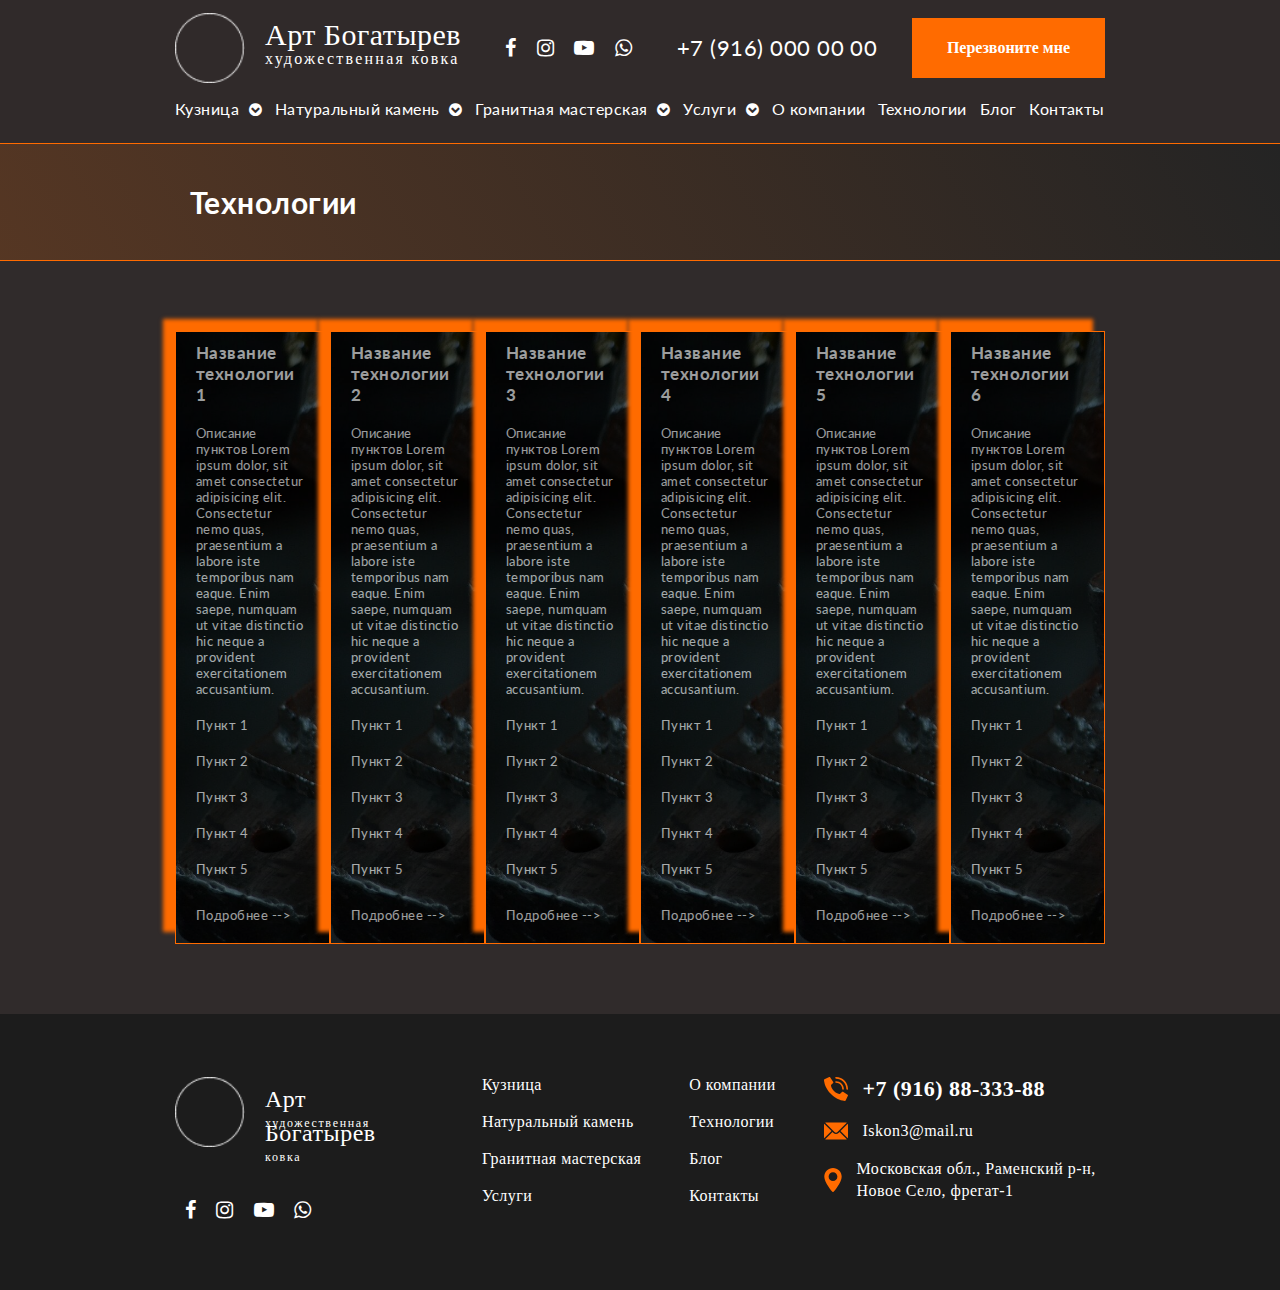
<file: tehnolodgy-padge.html>
<!DOCTYPE html>
<html lang="en">
<head>
   <meta charset="UTF-8">
   <meta http-equiv="X-UA-Compatible" content="IE=edge">
   <meta name="viewport" content="width=device-width, initial-scale=1.0">
   <title>Ковка</title>
   <meta name="description" content="Художественная ковка на заказ">
    <!-- font-assistant -->

    <link rel="preconnect" href="https://fonts.googleapis.com">
    <link rel="preconnect" href="https://fonts.gstatic.com" crossorigin>
    <link href="https://fonts.googleapis.com/css2?family=Comfortaa&family=Lato&display=swap" rel="stylesheet">
    <!-- STYLES -->
    <link rel="stylesheet" href="fonts/font-awesome-4.7.0/css/font-awesome.css">
    <link rel="stylesheet" href="css/style.css" />
</head>
<body>
   <header class="header">
      <div class="container">
        <div class="header__wrapper d-flex">
          <!-- content -->
          <div class="header-item d-flex">
            <a href="#" class="header-item__logo d-flex">
               <img src="img/Ellipse 1.png" alt="логотип">
               <h1>Арт Богатырев <br>
                  <span>художественная ковка</span>
               </h1>
            </a>
            <div class="social-flex-wrap">
              <a href="#"><i class="fa fa-facebook" aria-hidden="true"></i></a>
              <a href="#"><i class="fa fa-instagram" aria-hidden="true"></i></a>
              <a href="#"><i class="fa fa-youtube-play" aria-hidden="true"></i></a>
              <a href="#"><i class="fa fa-whatsapp" aria-hidden="true"></i></a>
            </div>
            <a class="headr-tel" href="#">+7 (916) 000 00 00</a>
            <button class="btn-call-back">Перезвоните мне</button>
          </div>
          <div class="header-item d-flex">
            <nav class="header-item__nav">
               <input type="checkbox" class="menu-checkbox" id="menu-checkbox">
               <label for="menu-checkbox" class="menu-checkbox-label" >
                  <i class="fa fa-bars" aria-hidden="true"></i>
                  <span>MENU</span>
               </label>
              <ul class="header-item-nav__list d-flex">
               <input type="checkbox" class="menu-checkbox" id="menu-checkbox">
               <label for="menu-checkbox" class="menu-checkbox-label-clos" >
                  <i class="fa fa-times" aria-hidden="true"></i>
               </label>
                  <li>
                     <a href="#">Кузница
                        <i class="fa fa-chevron-circle-down" aria-hidden="true"></i>
                     </a>
                     <ol>
                        <li><a href="#">item1</a></li>
                        <li><a href="#">item2</a></li>
                        <li><a href="#">item3</a></li>
                        <li><a href="#">item4</a></li>
                        <li><a href="#">item5</a></li>
                        <li><a href="#">item6</a></li>
                     </ol>
                  </li>
                  <li>
                     <a href="#">Натуральный камень
                        <i class="fa fa-chevron-circle-down" aria-hidden="true"></i>
                     </a>
                     <ol>
                        <li><a href="#">item1</a></li>
                        <li><a href="#">item2</a></li>
                        <li><a href="#">item3</a></li>
                        <li><a href="#">item4</a></li>
                        <li><a href="#">item5</a></li>
                        <li><a href="#">item6</a></li>
                     </ol>
                  </li>
                  <li>
                     <a href="#">Гранитная мастерская
                        <i class="fa fa-chevron-circle-down" aria-hidden="true"></i>
                     </a>
                     <ol>
                        <li><a href="#">item1</a></li>
                        <li><a href="#">item2</a></li>
                        <li><a href="#">item3</a></li>
                        <li><a href="#">item4</a></li>
                        <li><a href="#">item5</a></li>
                        <li><a href="#">item6</a></li>
                     </ol>
                  </li>
                  <li>
                     <a href="#services">Услуги
                        <i class="fa fa-chevron-circle-down" aria-hidden="true"></i>
                     </a>
                     <ol>
                        <li><a href="#">item1</a></li>
                        <li><a href="#">item2</a></li>
                        <li><a href="#">item3</a></li>
                        <li><a href="#">item4</a></li>
                        <li><a href="#">item5</a></li>
                        <li><a href="#">item6</a></li>
                     </ol>
                  </li>
                  <li><a href="#about">О компании</a>
                  </li>               
                  <li><a href="#">Технологии</a></li>
                  <li><a href="#">Блог</a></li>
                  <li><a href="#contacts">Контакты</a></li>
              </ul>
            </nav>
          </div>
          <!-- /content -->
        </div>
      </div>
   </header>
   <section class="item-top-banner">
      <div class="container">
         <div class="item-baner-title">
            <h2>Технологии</h2>
         </div>
      </div>
   </section>
   <section class="tehnolodgy-cont">
      <div class="container">
         <div class="tehnolodgy-box">
            <div id="btm-teh1" class="bloc-info-teh" onclick="toggleColor1()">
               
                  <img src="img/fon-tehnolodgy-item.jpg" alt="">
               <h2>Название технологии 1</h2>
               <p>Описание пунктов
                  Lorem ipsum dolor, sit amet consectetur adipisicing elit. Consectetur nemo quas, praesentium a labore iste temporibus nam eaque. Enim saepe, numquam ut vitae distinctio hic neque a provident exercitationem accusantium.
               </p>
               <ul>
                  <li>Пункт 1</li>
                  <li>Пункт 2</li>
                  <li>Пункт 3</li>
                  <li>Пункт 4</li>
                  <li>Пункт 5</li>
               </ul>
            </div>
            <div class="tehnolodgy-box-item" onclick="toggleColor1()">
               <img src="img/fon-tehnolodgy-item.jpg" alt="">
               <h2>Название технологии 1</h2>
               <p>Описание пунктов
                  Lorem ipsum dolor, sit amet consectetur adipisicing elit. Consectetur nemo quas, praesentium a labore iste temporibus nam eaque. Enim saepe, numquam ut vitae distinctio hic neque a provident exercitationem accusantium.
               </p>
               <ul>
                  <li>Пункт 1</li>
                  <li>Пункт 2</li>
                  <li>Пункт 3</li>
                  <li>Пункт 4</li>
                  <li>Пункт 5</li>
               </ul>
               <p class="span-hover">Подробнее --></p>
            </div>
            <div id="btm-teh2" class="bloc-info-teh" onclick="toggleColor2()">
               <img src="img/fon-tehnolodgy-item.jpg" alt="">
               <h2>Название технологии 2</h2>
               <p>Описание пунктов
                  Lorem ipsum dolor, sit amet consectetur adipisicing elit. Consectetur nemo quas, praesentium a labore iste temporibus nam eaque. Enim saepe, numquam ut vitae distinctio hic neque a provident exercitationem accusantium.
               </p>
               <ul>
                  <li>Пункт 1</li>
                  <li>Пункт 2</li>
                  <li>Пункт 3</li>
                  <li>Пункт 4</li>
                  <li>Пункт 5</li>
               </ul>
            </div>
            <div class="tehnolodgy-box-item" onclick="toggleColor2()">
               <img src="img/fon-tehnolodgy-item.jpg" alt="">
               <h2>Название технологии 2</h2>
               <p>Описание пунктов
                  Lorem ipsum dolor, sit amet consectetur adipisicing elit. Consectetur nemo quas, praesentium a labore iste temporibus nam eaque. Enim saepe, numquam ut vitae distinctio hic neque a provident exercitationem accusantium.
               </p>
               <ul>
                  <li>Пункт 1</li>
                  <li>Пункт 2</li>
                  <li>Пункт 3</li>
                  <li>Пункт 4</li>
                  <li>Пункт 5</li>
               </ul>
               <p class="span-hover">Подробнее --></p>
            </div>
            <div id="btm-teh3" class="bloc-info-teh" onclick="toggleColor3()">
               <img src="img/fon-tehnolodgy-item.jpg" alt="">
               <h2>Название технологии 3</h2>
               <p>Описание пунктов
                  Lorem ipsum dolor, sit amet consectetur adipisicing elit. Consectetur nemo quas, praesentium a labore iste temporibus nam eaque. Enim saepe, numquam ut vitae distinctio hic neque a provident exercitationem accusantium.
               </p>
               <ul>
                  <li>Пункт 1</li>
                  <li>Пункт 2</li>
                  <li>Пункт 3</li>
                  <li>Пункт 4</li>
                  <li>Пункт 5</li>
               </ul>
            </div>
            <div class="tehnolodgy-box-item" onclick="toggleColor3()">
               <img src="img/fon-tehnolodgy-item.jpg" alt="">
               <h2>Название технологии 3</h2>
               <p>Описание пунктов
                  Lorem ipsum dolor, sit amet consectetur adipisicing elit. Consectetur nemo quas, praesentium a labore iste temporibus nam eaque. Enim saepe, numquam ut vitae distinctio hic neque a provident exercitationem accusantium.
               </p>
               <ul>
                  <li>Пункт 1</li>
                  <li>Пункт 2</li>
                  <li>Пункт 3</li>
                  <li>Пункт 4</li>
                  <li>Пункт 5</li>
               </ul>
               <p class="span-hover">Подробнее --></p>
            </div>
            <div id="btm-teh4" class="bloc-info-teh" onclick="toggleColor4()">
               <img src="img/fon-tehnolodgy-item.jpg" alt="">
               <h2>Название технологии 4</h2>
               <p>Описание пунктов
                  Lorem ipsum dolor, sit amet consectetur adipisicing elit. Consectetur nemo quas, praesentium a labore iste temporibus nam eaque. Enim saepe, numquam ut vitae distinctio hic neque a provident exercitationem accusantium.
               </p>
               <ul>
                  <li>Пункт 1</li>
                  <li>Пункт 2</li>
                  <li>Пункт 3</li>
                  <li>Пункт 4</li>
                  <li>Пункт 5</li>
               </ul>
            </div>
            <div class="tehnolodgy-box-item" onclick="toggleColor4()">
               <img src="img/fon-tehnolodgy-item.jpg" alt="">
               <h2>Название технологии 4</h2>
               <p>Описание пунктов
                  Lorem ipsum dolor, sit amet consectetur adipisicing elit. Consectetur nemo quas, praesentium a labore iste temporibus nam eaque. Enim saepe, numquam ut vitae distinctio hic neque a provident exercitationem accusantium.
               </p>
               <ul>
                  <li>Пункт 1</li>
                  <li>Пункт 2</li>
                  <li>Пункт 3</li>
                  <li>Пункт 4</li>
                  <li>Пункт 5</li>
               </ul>
               <p class="span-hover">Подробнее --></p>
            </div>
            <div id="btm-teh5" class="bloc-info-teh" onclick="toggleColor5()">
               <img src="img/fon-tehnolodgy-item.jpg" alt="">
               <h2>Название технологии 5</h2>
               <p>Описание пунктов
                  Lorem ipsum dolor, sit amet consectetur adipisicing elit. Consectetur nemo quas, praesentium a labore iste temporibus nam eaque. Enim saepe, numquam ut vitae distinctio hic neque a provident exercitationem accusantium.
               </p>
               <ul>
                  <li>Пункт 1</li>
                  <li>Пункт 2</li>
                  <li>Пункт 3</li>
                  <li>Пункт 4</li>
                  <li>Пункт 5</li>
               </ul>
            </div>
            <div class="tehnolodgy-box-item" onclick="toggleColor5()">
               <img src="img/fon-tehnolodgy-item.jpg" alt="">
               <h2>Название технологии 5</h2>
               <p>Описание пунктов
                  Lorem ipsum dolor, sit amet consectetur adipisicing elit. Consectetur nemo quas, praesentium a labore iste temporibus nam eaque. Enim saepe, numquam ut vitae distinctio hic neque a provident exercitationem accusantium.
               </p>
               <ul>
                  <li>Пункт 1</li>
                  <li>Пункт 2</li>
                  <li>Пункт 3</li>
                  <li>Пункт 4</li>
                  <li>Пункт 5</li>
               </ul>
               <p class="span-hover">Подробнее --></p>
            </div>
            <div id="btm-teh6" class="bloc-info-teh" onclick="toggleColor6()">
               <img src="img/fon-tehnolodgy-item.jpg" alt="">
               <h2>Название технологии 6</h2>
               <p>Описание пунктов
                  Lorem ipsum dolor, sit amet consectetur adipisicing elit. Consectetur nemo quas, praesentium a labore iste temporibus nam eaque. Enim saepe, numquam ut vitae distinctio hic neque a provident exercitationem accusantium.
               </p>
               <ul>
                  <li>Пункт 1</li>
                  <li>Пункт 2</li>
                  <li>Пункт 3</li>
                  <li>Пункт 4</li>
                  <li>Пункт 5</li>
               </ul>
            </div>
            <div class="tehnolodgy-box-item" onclick="toggleColor6()">
               <img src="img/fon-tehnolodgy-item.jpg" alt="">
               <h2>Название технологии 6</h2>
               <p>Описание пунктов
                  Lorem ipsum dolor, sit amet consectetur adipisicing elit. Consectetur nemo quas, praesentium a labore iste temporibus nam eaque. Enim saepe, numquam ut vitae distinctio hic neque a provident exercitationem accusantium.
               </p>
               <ul>
                  <li>Пункт 1</li>
                  <li>Пункт 2</li>
                  <li>Пункт 3</li>
                  <li>Пункт 4</li>
                  <li>Пункт 5</li>
               </ul>
               <p class="span-hover">Подробнее --></p>
            </div>
         </div>
      </div>
   </section>
   <footer class="footer">
      <div class="container footer-flex">
         <div class="footer-left-content">
            <a href="#" class="header-item__logo footer-logo">
               <img src="img/Ellipse 1.png" alt="логотип">
               <h1>Арт Богатырев <br>
                  <span>художественная ковка</span>
               </h1>
            </a>
            <div class="social-flex-wrap">
               <a href="#"><i class="fa fa-facebook" aria-hidden="true"></i></a>
               <a href="#"><i class="fa fa-instagram" aria-hidden="true"></i></a>
               <a href="#"><i class="fa fa-youtube-play" aria-hidden="true"></i></a>
               <a href="#"><i class="fa fa-whatsapp" aria-hidden="true"></i></a>
             </div>
         </div>
         <div class="footer-right-cont">
            <ul>
               <li><a href="#">Кузница</a></li>
               <li><a href="#">Натуральный камень</a></li>
               <li><a href="#">Гранитная мастерская</a></li>
               <li><a href="#">Услуги</a></li>
            </ul>
            <ul>
               <li><a href="#">О компании</a></li>
               <li><a href="#">Технологии</a></li>
               <li><a href="#">Блог</a></li>
               <li><a href="#">Контакты</a></li>
            </ul>
            <ol>
               <li>
                  <svg width="24" height="24" viewBox="0 0 24 24" fill="none" xmlns="http://www.w3.org/2000/svg">
                     <path d="M9.93807 14.062C7.64731 11.7712 7.13007 9.48049 7.01338 8.5627C6.98077 8.30892 7.0681 8.05443 7.24966 7.87414L9.10345 6.02118C9.37614 5.74865 9.42454 5.32393 9.22014 4.99704L6.26855 0.413871C6.04242 0.0519049 5.57811 -0.0787322 5.19641 0.112216L0.45807 2.3438C0.149405 2.49579 -0.032148 2.82374 0.00289757 3.16601C0.251173 5.52463 1.27945 11.3227 6.97738 17.021C12.6753 22.7194 18.4726 23.7472 20.8324 23.9955C21.1747 24.0306 21.5026 23.849 21.6546 23.5403L23.8862 18.802C24.0764 18.4211 23.9467 17.9581 23.5862 17.7315L19.003 14.7808C18.6763 14.5762 18.2516 14.6242 17.9789 14.8966L16.1259 16.7504C15.9456 16.932 15.6912 17.0193 15.4374 16.9867C14.5196 16.87 12.2288 16.3528 9.93807 14.062V14.062Z" fill="#FF6B00"/>
                     <path d="M19.0344 12.8276C18.5774 12.8276 18.2068 12.4571 18.2068 12C18.203 8.57364 15.4263 5.79699 11.9999 5.79311C11.5429 5.79311 11.1724 5.42259 11.1724 4.96553C11.1724 4.50846 11.5429 4.13794 11.9999 4.13794C16.3401 4.14273 19.8572 7.65989 19.862 12C19.862 12.4571 19.4915 12.8276 19.0344 12.8276Z" fill="#FF6B00"/>
                     <path d="M23.1724 12.8276C22.7153 12.8276 22.3448 12.4571 22.3448 12C22.3384 6.28936 17.7106 1.66156 12 1.65517C11.5429 1.65517 11.1724 1.28465 11.1724 0.827586C11.1724 0.370523 11.5429 0 12 0C18.6244 0.0072976 23.9927 5.37561 24 12C24 12.2195 23.9128 12.43 23.7576 12.5852C23.6024 12.7404 23.3919 12.8276 23.1724 12.8276Z" fill="#FF6B00"/>
                     </svg>
                  +7 (916) 88-333-88
               </li>
               <li>
                  <svg width="24" height="24" viewBox="0 0 24 24" fill="none" xmlns="http://www.w3.org/2000/svg">
                     <path d="M23.7885 4.76807L16.5098 11.9999L23.7885 19.2317C23.92 18.9567 23.9999 18.6527 23.9999 18.328V5.67177C23.9999 5.34707 23.92 5.04308 23.7885 4.76807Z" fill="#FF6B00"/>
                     <path d="M21.8904 3.5625H2.10915C1.78444 3.5625 1.48046 3.64233 1.20544 3.77391L10.5084 13.03C11.331 13.8526 12.6686 13.8526 13.4911 13.03L22.7941 3.77391C22.5191 3.64233 22.2151 3.5625 21.8904 3.5625Z" fill="#FF6B00"/>
                     <path d="M0.211406 4.76807C0.0798281 5.04308 0 5.34707 0 5.67177V18.328C0 18.6527 0.0798281 18.9568 0.211406 19.2317L7.49011 11.9999L0.211406 4.76807Z" fill="#FF6B00"/>
                     <path d="M15.5154 12.9941L14.4854 14.0241C13.1148 15.3947 10.8847 15.3947 9.51409 14.0241L8.48415 12.9941L1.20544 20.226C1.48046 20.3575 1.78444 20.4374 2.10915 20.4374H21.8904C22.2151 20.4374 22.5191 20.3575 22.7941 20.226L15.5154 12.9941Z" fill="#FF6B00"/>
                     </svg>
                  Iskon3@mail.ru</li>
               <li>
                  <svg width="18" height="24" viewBox="0 0 18 24" fill="none" xmlns="http://www.w3.org/2000/svg">
                     <path d="M9 0C4.20726 0 0.308105 3.89916 0.308105 8.69184C0.308105 14.6397 8.0865 23.3715 8.41767 23.7404C8.72873 24.0868 9.27182 24.0862 9.58232 23.7404C9.9135 23.3715 17.6919 14.6397 17.6919 8.69184C17.6918 3.89916 13.7927 0 9 0ZM9 13.065C6.58865 13.065 4.62693 11.1032 4.62693 8.69184C4.62693 6.2805 6.5887 4.31878 9 4.31878C11.4113 4.31878 13.373 6.28055 13.373 8.69189C13.373 11.1032 11.4113 13.065 9 13.065Z" fill="#FF6B00"/>
                     </svg>
                  Московская обл., Раменский р-н,<br> Новое Село, фрегат-1</li>
            </ol>
         </div>
      </div>
   </footer>
   <script src="js/teh-item.js"></script>
</body>
</html>
</file>
<file: css/style.css>
@charset "UTF-8";
* {
  margin: 0;
  padding: 0;
}

/* FONTS  */
@font-face {
  font-family: Neumann;
  src: url("/fonts/Neumann.ttf");
  font-family: YesevaOne-Regular;
  src: url("/fonts/YesevaOne-Regular.ttf");
}

/* MAIN-SETTINGS */
html {
  -webkit-box-sizing: border-box;
  box-sizing: border-box;
}

*,
*:before,
*:after {
  -webkit-box-sizing: inherit;
  box-sizing: inherit;
}

body {
  margin: 0;
  padding: 0;
  font-family: "Lato", sans-serif;
  font-weight: 400;
  letter-spacing: 0.03em;
  background: #302b2b;
}

a {
  background-color: transparent;
  text-decoration: none;
  color: #fff;
}

ul,
li {
  list-style: none;
  margin: 0;
  padding: 0;
}

img {
  display: block;
  border-style: none;
  margin-right: 0;
}

button,
input,
optgroup,
select,
textarea {
  margin: 0;
  padding: 0;
  outline: none;
  border: none;
}

.d-flex {
  display: -webkit-box;
  /* OLD - iOS 6-, Safari 3.1-6 */
  /* OLD - Firefox 19- (buggy but mostly works) */
  display: -ms-flexbox;
  /* TWEENER - IE 10 */
  /* NEW - Chrome */
  display: flex;
  /* NEW, Spec - Opera 12.1, Firefox 20+ */
}

.container {
  width: 1160px;
  margin: 0 auto;
  padding: 0 15px;
  position: relative;
}

/* /MAIN-SETTINGS */
.header__wrapper {
  -webkit-box-pack: justify;
      -ms-flex-pack: justify;
          justify-content: space-between;
}

.header__wrapper,
.header__wrapper .header-item,
.header__wrapper .header-item-nav__list {
  -webkit-box-align: center;
      -ms-flex-align: center;
          align-items: center;
}

.container-header {
  width: 1200px;
  margin: 0 auto;
  padding: 0px 15px;
}

/* CONTENT */
header {
  padding: 13px 0;
  background: #302a2a;
  background: 90deg, #302a2a 0%, rgba(255, 255, 255, 0.190914) 46%, rgba(255, 255, 255, 0.274947) 61%, #302a2a 100%;
  filter: progid:DXImageTransform.Microsoft.gradient(startColorstr="#302a2a",endColorstr="#302a2a",GradientType=1);
}

.header__wrapper {
  -webkit-box-orient: vertical;
  -webkit-box-direction: normal;
      -ms-flex-direction: column;
          flex-direction: column;
}

.menu-checkbox-label {
  display: none;
}

.menu-checkbox-label-clos {
  display: none;
}

.header-item {
  width: 100%;
  -webkit-box-pack: justify;
      -ms-flex-pack: justify;
          justify-content: space-between;
}

.header-item .headr-tel {
  font-size: 22px;
  line-height: 30px;
}

.header-item nav {
  width: 100%;
}

.header-item nav input {
  display: none;
}

.header-item__logo {
  font-size: 30px;
  position: relative;
}

.header-item__logo:hover h1 {
  color: #ff6b00;
}

.header-item__logo img {
  width: 70px;
  height: 70px;
}

.header-item__logo h1 {
  font-family: Neumann;
  font-style: normal;
  font-weight: normal;
  font-size: 30px;
  line-height: 34px;
  color: #FFFFFF;
  padding-left: 20px;
  position: relative;
  padding-top: 5px;
}

.header-item__logo h1 span {
  position: absolute;
  top: 29px;
  font-family: Open Sans;
  font-size: 16px;
  line-height: 34px;
  letter-spacing: 0.14em;
}

.social-flex-wrap {
  display: -webkit-box;
  display: -ms-flexbox;
  display: flex;
}

.social-flex-wrap a > i {
  padding: 10px;
  color: #fff;
  font-size: 20px;
}

.social-flex-wrap a > i:hover {
  color: #ff6b00;
}

.btn-call-back {
  background: #ff6b00;
  color: white;
  font-family: Open Sans;
  font-style: normal;
  font-weight: bold;
  font-size: 16px;
  line-height: 22px;
  text-align: center;
  padding: 19px 35px;
  cursor: pointer;
}

.btn-call-back:hover {
  background: #242424;
  color: #ff6b00;
  outline: solid 1px #ff6b00;
}

.header-item-nav__list {
  padding: 15px 0 10px;
  -webkit-box-pack: justify;
      -ms-flex-pack: justify;
          justify-content: space-between;
}

.header-item-nav__list li {
  position: relative;
}

.header-item-nav__list li:hover ol {
  display: block;
}

.header-item-nav__list li > ol {
  background: #242424;
  border: solid 1px #ff6b00;
  padding: 10px;
  position: absolute;
  z-index: 5;
  width: 130px;
  display: none;
  border-radius: 10px;
}

.header-item-nav__list a {
  -webkit-box-align: center;
      -ms-flex-align: center;
          align-items: center;
  font-size: 16px;
  line-height: 22px;
  color: #FFFFFF;
}

.header-item-nav__list a:hover {
  color: #ff6b00;
}

.header-item-nav__list a i {
  margin-left: 5px;
  font-size: 15px;
}

.header-item-info {
  margin-left: 26px;
  font-size: 17px;
}

/* top-banner */
.top-banner {
  background: url(../img/main-banner-1.jpg) no-repeat center center/cover;
}

.top-banner-title {
  font-family: unset;
  font-size: 50px;
  font-style: normal;
  text-transform: uppercase;
  font-weight: 600;
  line-height: 59px;
  letter-spacing: 0.03em;
  text-align: left;
  color: white;
  padding: 90px 0px 10px 0px;
  margin-top: 0px;
}

.tagline-title {
  font-family: "Lato", sans-serif;
  font-size: 20px;
  font-style: normal;
  font-weight: 400;
  line-height: 20px;
  letter-spacing: 0.03em;
  text-align: left;
  color: white;
  padding: 0px 0px 30px 0px;
}

.top-banner-btn {
  padding: 20px 45px;
  color: #ff6b00;
  border: 2px solid #ff6b00;
  background: none;
}

.top-banner-btn:hover {
  background: #ff6b00;
  color: #fff;
}

.banner-adv-flex-box {
  display: -ms-grid;
  display: grid;
  -ms-grid-columns: (1fr)[3];
      grid-template-columns: repeat(3, 1fr);
  -ms-grid-rows: (1fr)[1];
      grid-template-rows: repeat(1, 1fr);
  grid-gap: 10px;
  padding: 20px;
  background: #242424;
  border-radius: 8px;
  margin-top: 49px;
  opacity: 0.7;
}

.top-banner__wrapper {
  padding-bottom: 53px;
}

.adv-item {
  display: -webkit-box;
  display: -ms-flexbox;
  display: flex;
  width: 100%;
}

.adv-item-title {
  margin: 0;
  padding: 5px 10px;
  font-style: normal;
  font-weight: normal;
  font-size: 16px;
  line-height: 22px;
  color: #ffffff;
}

.services {
  position: relative;
  padding-bottom: 80px;
}

.services-title-head {
  display: -webkit-box;
  display: -ms-flexbox;
  display: flex;
  -webkit-box-pack: center;
      -ms-flex-pack: center;
          justify-content: center;
  -webkit-box-align: center;
      -ms-flex-align: center;
          align-items: center;
  padding: 80px 0 60px;
}

.services-title-head-title {
  font-family: "Neumann";
  font-style: normal;
  font-weight: normal;
  font-size: 35px;
  line-height: 59px;
  text-transform: uppercase;
  color: #FFFFFF;
  padding: 0 20px;
  margin: 0;
}

.services-background-1, .services-background-2 {
  position: absolute;
  background: #ff6b00;
  mix-blend-mode: screen;
  opacity: 0.4;
  -webkit-filter: blur(300px);
          filter: blur(300px);
  width: 749px;
  height: 749px;
  top: 22px;
  left: -400px;
  z-index: -2;
}

.services-background-2 {
  top: 418px;
  left: 800px;
}

.tabsmenu li {
  padding: 12px 30px;
  margin-right: 10px;
  display: -webkit-box;
  display: -ms-flexbox;
  display: flex;
  -webkit-box-align: center;
  -ms-flex-align: center;
  align-items: center;
  -webkit-box-pack: center;
  -ms-flex-pack: center;
  justify-content: center;
  -webkit-user-select: none;
  -moz-user-select: none;
   -ms-user-select: none;
       user-select: none;
  cursor: pointer;
  font-size: 16px;
  line-height: 22px;
  text-align: center;
  -webkit-font-feature-settings: 'pnum' on, 'lnum' on;
          font-feature-settings: 'pnum' on, 'lnum' on;
  color: #FFFFFF;
  border: solid 1px #686562;
}

.tabsmenu li:hover {
  background: #ff6b00;
}

.tabsmenu {
  display: -webkit-box;
  display: -ms-flexbox;
  display: flex;
  -webkit-box-pack: center;
      -ms-flex-pack: center;
          justify-content: center;
  padding-bottom: 40px;
}

.tabsmenu .active {
  color: #fff;
  border: solid 2px #ff6b00;
  cursor: default;
}

.tab-cont > div[hidden] {
  display: none;
}

.tab-cont-box-1, .tab-cont-box-2, .tab-cont-box-3, .tab-cont-box-4 {
  display: -ms-grid;
  display: grid;
  -ms-grid-columns: (1fr)[4];
      grid-template-columns: repeat(4, 1fr);
  -ms-grid-rows: (1fr)[3];
      grid-template-rows: repeat(3, 1fr);
  grid-gap: 10px;
}

.tab-cont-box-1 a, .tab-cont-box-2 a, .tab-cont-box-3 a, .tab-cont-box-4 a {
  position: relative;
}

.tab-cont-box-1 a img, .tab-cont-box-2 a img, .tab-cont-box-3 a img, .tab-cont-box-4 a img {
  opacity: 0.7;
  width: 100%;
  height: 100%;
}

.tab-cont-box-1 div, .tab-cont-box-2 div, .tab-cont-box-3 div, .tab-cont-box-4 div {
  position: absolute;
  z-index: 2;
  top: 0;
  width: 100%;
  height: 100%;
}

.tab-cont-box-1 div:hover, .tab-cont-box-2 div:hover, .tab-cont-box-3 div:hover, .tab-cont-box-4 div:hover {
  background: #ff6b00;
  opacity: 0.7;
}

.tab-cont-box-1 div h3, .tab-cont-box-2 div h3, .tab-cont-box-3 div h3, .tab-cont-box-4 div h3 {
  display: -webkit-box;
  display: -ms-flexbox;
  display: flex;
  -webkit-box-pack: center;
      -ms-flex-pack: center;
          justify-content: center;
  margin: 0;
  height: 100%;
  -webkit-box-align: center;
      -ms-flex-align: center;
          align-items: center;
  font-family: "Neumann";
  font-size: 32px;
  line-height: 47px;
  text-align: center;
  text-transform: uppercase;
  color: #FFFFFF;
  text-shadow: 0px 4px 15px rgba(0, 0, 0, 0.8);
}

.tab-cont-box-1 .tab-cont-item-1, .tab-cont-box-2 .tab-cont-item-1, .tab-cont-box-3 .tab-cont-item-1, .tab-cont-box-4 .tab-cont-item-1 {
  grid-row: span 2;
}

.tab-cont-box-1 .tab-cont-item-3, .tab-cont-box-2 .tab-cont-item-3, .tab-cont-box-3 .tab-cont-item-3, .tab-cont-box-4 .tab-cont-item-3 {
  grid-column: span 2;
}

.tab-cont-box-1 .tab-cont-item-6, .tab-cont-box-2 .tab-cont-item-6, .tab-cont-box-3 .tab-cont-item-6, .tab-cont-box-4 .tab-cont-item-6 {
  grid-row: span 2;
}

.tab-cont-box-1 .tab-cont-item-8, .tab-cont-box-2 .tab-cont-item-8, .tab-cont-box-3 .tab-cont-item-8, .tab-cont-box-4 .tab-cont-item-8 {
  grid-column: span 2;
}

.time-work {
  background: #242424;
  position: relative;
  z-index: 2;
}

.time-work .time-work-title-head {
  display: -webkit-box;
  display: -ms-flexbox;
  display: flex;
  -webkit-box-pack: center;
      -ms-flex-pack: center;
          justify-content: center;
  -webkit-box-align: center;
      -ms-flex-align: center;
          align-items: center;
  padding: 80px 0 60px;
}

.time-work-content {
  display: -ms-grid;
  display: grid;
  -ms-grid-columns: (1fr)[3];
      grid-template-columns: repeat(3, 1fr);
  -ms-grid-rows: (1fr)[2];
      grid-template-rows: repeat(2, 1fr);
  grid-gap: 20px;
  padding-bottom: 80px;
}

.time-work-content .time-work-content-box {
  -ms-flex-line-pack: center;
      align-content: center;
  -webkit-box-align: center;
      -ms-flex-align: center;
          align-items: center;
}

.time-work-content figure, .time-work-content .time-work-content-box {
  display: -webkit-box;
  display: -ms-flexbox;
  display: flex;
  -webkit-box-orient: vertical;
  -webkit-box-direction: normal;
      -ms-flex-direction: column;
          flex-direction: column;
  background: #393939;
  -ms-flex-wrap: wrap;
      flex-wrap: wrap;
  position: relative;
  -webkit-box-pack: space-evenly;
      -ms-flex-pack: space-evenly;
          justify-content: space-evenly;
}

.time-work-content figure .figura-las, .time-work-content .time-work-content-box .figura-las {
  top: 40px;
  left: 80px;
}

.time-work-content figure .figura-pen1, .time-work-content .time-work-content-box .figura-pen1 {
  top: -40px;
  left: 175px;
  -webkit-transform: rotate(-20deg);
          transform: rotate(-20deg);
}

.time-work-content figure .figura-pen2, .time-work-content .time-work-content-box .figura-pen2 {
  top: 12px;
  left: 200px;
}

.time-work-content figure .figura-nakov, .time-work-content .time-work-content-box .figura-nakov {
  top: -8px;
  left: 100px;
}

.time-work-content figure img, .time-work-content .time-work-content-box img {
  position: absolute;
  top: -18px;
  left: 120px;
}

.time-work-content figure p, .time-work-content .time-work-content-box p {
  font-family: Neumann;
  font-style: normal;
  font-weight: normal;
  font-size: 80px;
  line-height: 118px;
  -webkit-font-feature-settings: 'pnum' on, 'lnum' on;
          font-feature-settings: 'pnum' on, 'lnum' on;
  color: #FFFFFF;
  padding-top: 26px;
  padding-left: 30px;
}

.time-work-content figure figcaption, .time-work-content .time-work-content-box figcaption {
  font-family: Open Sans;
  font-style: normal;
  font-weight: normal;
  font-size: 16px;
  line-height: 22px;
  -webkit-font-feature-settings: 'pnum' on, 'lnum' on;
          font-feature-settings: 'pnum' on, 'lnum' on;
  color: #FFFFFF;
  padding: 0 30px 44px;
}

.time-work-content figure h4, .time-work-content .time-work-content-box h4 {
  font-family: Neumann;
  font-style: normal;
  font-weight: normal;
  font-size: 23px;
  line-height: 37px;
  text-align: center;
  text-transform: uppercase;
  color: #ff6b00;
  padding: 40px 30px 10px;
}

.time-work-content figure h5, .time-work-content .time-work-content-box h5 {
  font-family: Open Sans;
  font-style: normal;
  font-weight: normal;
  font-size: 16px;
  line-height: 22px;
  text-align: center;
  -webkit-font-feature-settings: 'pnum' on, 'lnum' on;
          font-feature-settings: 'pnum' on, 'lnum' on;
  color: #FFFFFF;
  padding: 0 40px 20px;
}

.time-work-content figure .time-work-content-btn, .time-work-content .time-work-content-box .time-work-content-btn {
  font-family: Open Sans;
  font-style: normal;
  font-weight: bold;
  font-size: 16px;
  line-height: 22px;
  text-align: center;
  -webkit-font-feature-settings: 'pnum' on, 'lnum' on;
          font-feature-settings: 'pnum' on, 'lnum' on;
  color: #FFFFFF;
  background: #ff6b00;
  padding: 19px 38px;
  width: 60%;
  margin-bottom: 30px;
}

.time-work-content figure .time-work-content-btn:hover, .time-work-content .time-work-content-box .time-work-content-btn:hover {
  background: #242424;
  color: #ff6b00;
  outline: solid 1px #ff6b00;
}

.calc-order {
  background-image: url(../img/main-buner-2.jpg);
  background-position: center;
  background-size: cover;
  background-repeat: no-repeat;
  position: relative;
  overflow: hidden;
}

.calc-order-background-1, .calc-order-background-2 {
  position: absolute;
  background: #ff6b00;
  mix-blend-mode: screen;
  opacity: 0.4;
  -webkit-filter: blur(300px);
          filter: blur(300px);
  width: 749px;
  height: 749px;
  top: 117px;
  left: -590px;
}

.calc-order-background-2 {
  top: -400px;
  left: 1000px;
}

.calc-order__box {
  display: -webkit-box;
  display: -ms-flexbox;
  display: flex;
  -webkit-box-orient: horizontal;
  -webkit-box-direction: reverse;
      -ms-flex-direction: row-reverse;
          flex-direction: row-reverse;
}

.calc-order__box-content p {
  font-family: Open Sans;
  font-style: normal;
  font-weight: normal;
  font-size: 16px;
  line-height: 22px;
  text-align: center;
  -webkit-font-feature-settings: 'pnum' on, 'lnum' on;
          font-feature-settings: 'pnum' on, 'lnum' on;
  color: #FFFFFF;
  padding: 0 40px 50px;
}

.calc-order__box-content form {
  display: -webkit-box;
  display: -ms-flexbox;
  display: flex;
  padding: 0 40px 50px;
  -webkit-box-pack: justify;
      -ms-flex-pack: justify;
          justify-content: space-between;
  position: relative;
  z-index: 2;
}

.calc-order__box-content form input {
  border: solid 1px #fff;
  background: rgba(255, 255, 255, 0.1);
  width: 30%;
  padding: 17px 22px;
  color: #fff;
}

.calc-order__box-content form button {
  font-family: Open Sans;
  font-style: normal;
  font-weight: bold;
  font-size: 16px;
  line-height: 22px;
  width: 30%;
  color: #fff;
  background: #ff6b00;
  padding: 17px 36px;
  cursor: pointer;
}

.calc-order__box-content form button:hover {
  background: #242424;
  color: #ff6b00;
  outline: solid 1px #ff6b00;
}

.calc-order__box-titl {
  padding: 100px 0 20px;
}

.down-content {
  background: #242424;
  position: relative;
  z-index: 2;
}

.down-content .figure-box-items {
  display: -ms-grid;
  display: grid;
  -ms-grid-columns: (1fr)[3];
      grid-template-columns: repeat(3, 1fr);
  -ms-grid-rows: (1fr)[1];
      grid-template-rows: repeat(1, 1fr);
  grid-gap: 20px;
}

.down-content .figure-box-items figure {
  background: #393939;
  padding: 30px 32px 50px;
}

.down-content .figure-box-items figure img {
  width: 100%;
}

.down-content .figure-box-items figure h4 {
  font-family: Neumann;
  font-style: normal;
  font-weight: normal;
  font-size: 18px;
  line-height: 29px;
  text-align: center;
  text-transform: uppercase;
  color: #ff6b00;
}

.down-content .figure-box-items figure p {
  font-family: Open Sans;
  font-style: normal;
  font-weight: normal;
  font-size: 16px;
  line-height: 22px;
  text-align: center;
  color: #FFFFFF;
  padding: 18px 18px 0;
}

.down-content-features .down-title-head {
  padding-bottom: 40px;
}

.down-content-features p {
  font-family: Open Sans;
  font-style: normal;
  font-weight: normal;
  font-size: 16px;
  line-height: 135%;
  color: #FFFFFF;
  padding: 0 115px 80px;
}

.down-content-background-1 {
  position: absolute;
  top: 638px;
  left: 800px;
  background: #ff6b00;
  mix-blend-mode: screen;
  opacity: 0.2;
  -webkit-filter: blur(340px);
          filter: blur(340px);
  width: 749px;
  height: 749px;
}

.footer {
  background: #1c1c1c;
}

.footer-flex {
  display: -webkit-box;
  display: -ms-flexbox;
  display: flex;
}

.footer-left-content {
  padding: 63px 102px 60px 0;
  width: 33%;
}

.footer-left-content .footer-logo {
  display: -webkit-box;
  display: -ms-flexbox;
  display: flex;
  padding-bottom: 40px;
}

.footer-left-content .footer-logo h1 {
  font-size: 24px;
}

.footer-left-content .footer-logo h1 span {
  font-size: 12px;
}

.footer-right-cont {
  display: -webkit-box;
  display: -ms-flexbox;
  display: flex;
  padding: 60px 0;
  -webkit-box-pack: justify;
      -ms-flex-pack: justify;
          justify-content: space-between;
  width: 66%;
}

.footer-right-cont ul > li:hover a {
  color: #ff6b00;
}

.footer-right-cont li {
  font-family: Open Sans;
  font-style: normal;
  font-weight: normal;
  font-size: 16px;
  line-height: 22px;
  color: #FFFFFF;
  padding-bottom: 15px;
  display: -webkit-box;
  display: -ms-flexbox;
  display: flex;
  -webkit-box-align: center;
      -ms-flex-align: center;
          align-items: center;
}

.footer-right-cont ol > li > svg {
  margin-right: 15px;
}

.footer-right-cont ol > li:first-child {
  font-weight: bold;
  font-size: 22px;
  line-height: 30px;
}

.servic-top-banner {
  background: url(../img/servis-banner-1.jpg) no-repeat center center/cover;
  z-index: -5;
  position: relative;
}

.back-gradient {
  background: linear-gradient(70deg, #ff6b00, #242424);
  opacity: 0.5;
  -webkit-filter: blur(100px);
          filter: blur(100px);
  position: absolute;
  z-index: -3;
  width: 100%;
  height: 100%;
}

.banner-adv-servic {
  color: #fff;
  padding: 20px;
  background: #242424;
  border-radius: 8px;
  opacity: 0.7;
}

.servic-content-pedge {
  background: #242424;
}

.servic-content-pedge .servic-box {
  display: -ms-grid;
  display: grid;
  -ms-grid-columns: (1fr)[3];
      grid-template-columns: repeat(3, 1fr);
  -ms-grid-rows: (1fr)[7];
      grid-template-rows: repeat(7, 1fr);
  grid-gap: 70px 10px;
  padding-bottom: 80px;
}

.servic-content-pedge .servic-box .servis-box-svg {
  height: 300px;
  width: 100%;
  fill: #ff6b00;
  opacity: 0.7;
  -webkit-filter: blur(1px);
          filter: blur(1px);
}

.servic-content-pedge .servic-box .servis-box-svg__revers {
  -webkit-transform: scaleX(-1);
          transform: scaleX(-1);
}

.servic-content-pedge .servic-box__item {
  grid-column: span 2;
  position: relative;
  height: 300px;
  -webkit-box-sizing: border-box;
          box-sizing: border-box;
  overflow: hidden;
  display: block;
  -webkit-box-align: center;
      -ms-flex-align: center;
          align-items: center;
  -webkit-box-pack: center;
      -ms-flex-pack: center;
          justify-content: center;
  font-size: 24px;
  font-family: 'Roboto Condensed', sans-serif;
  background: #f274;
  border-radius: 70px 0px;
  -webkit-box-shadow: 10px 10px 20px rgba(235, 152, 27, 0.5);
          box-shadow: 10px 10px 20px rgba(235, 152, 27, 0.5);
  -webkit-transition: 1s;
  transition: 1s;
}

.servic-content-pedge .servic-box__item:hover {
  -webkit-transform: scale(1.1);
          transform: scale(1.1);
}

.servic-content-pedge .servic-box__item img {
  width: 100%;
  opacity: 0.7;
  height: 100%;
}

.servic-content-pedge .servic-box__item:hover .servic-box__item-title {
  top: 160px;
}

.servic-content-pedge .servic-box__item:hover span {
  display: block;
}

.servic-content-pedge .servic-box__item-title {
  height: 150px;
  background: #fff;
  text-align: center;
  -ms-flex-item-align: center;
      -ms-grid-row-align: center;
      align-self: center;
  padding: 20px;
  border-radius: 70px 0;
  top: 240px;
  position: absolute;
  -webkit-transition: 1s;
  transition: 1s;
  opacity: 0.7;
  font-size: 16px;
}

.servic-content-pedge .servic-box__item-title h3 {
  padding-bottom: 17px;
}

.servic-content-pedge .servic-box__item span {
  position: absolute;
  top: 0;
  left: 0;
  width: 100%;
  height: 100%;
  display: none;
  -webkit-box-sizing: border-box;
          box-sizing: border-box;
  z-index: 2;
  opacity: 0.8;
}

.servic-content-pedge .servic-box__item span:before {
  content: '';
  position: absolute;
  width: 100%;
  height: 11px;
  background: #ff6b00;
  -webkit-animation: anim-ramka-4 6s linear infinite;
          animation: anim-ramka-4 6s linear infinite;
}

@-webkit-keyframes anim-ramka-4 {
  0% {
    -webkit-transform: scaleX(0);
            transform: scaleX(0);
    -webkit-transform-origin: right;
            transform-origin: right;
  }
  50% {
    -webkit-transform: scaleX(1);
            transform: scaleX(1);
    -webkit-transform-origin: right;
            transform-origin: right;
  }
  50.1% {
    -webkit-transform: scaleX(1);
            transform: scaleX(1);
    -webkit-transform-origin: left;
            transform-origin: left;
  }
  100% {
    -webkit-transform: scaleX(0);
            transform: scaleX(0);
    -webkit-transform-origin: left;
            transform-origin: left;
  }
}

@keyframes anim-ramka-4 {
  0% {
    -webkit-transform: scaleX(0);
            transform: scaleX(0);
    -webkit-transform-origin: right;
            transform-origin: right;
  }
  50% {
    -webkit-transform: scaleX(1);
            transform: scaleX(1);
    -webkit-transform-origin: right;
            transform-origin: right;
  }
  50.1% {
    -webkit-transform: scaleX(1);
            transform: scaleX(1);
    -webkit-transform-origin: left;
            transform-origin: left;
  }
  100% {
    -webkit-transform: scaleX(0);
            transform: scaleX(0);
    -webkit-transform-origin: left;
            transform-origin: left;
  }
}

.catalog-top-banner {
  background: url(../img/catalog-banner-lestnicy.jpg) no-repeat center center/cover;
  z-index: -5;
  position: relative;
}

.catalog-box {
  display: -ms-grid;
  display: grid;
  -ms-grid-columns: (1fr)[3];
      grid-template-columns: repeat(3, 1fr);
  -ms-grid-rows: (1fr)[2];
      grid-template-rows: repeat(2, 1fr);
  grid-gap: 30px;
  padding: 50px 0;
}

.catalog-box-button {
  display: -webkit-box;
  display: -ms-flexbox;
  display: flex;
  padding: 50px 0 20px;
  -webkit-box-pack: center;
      -ms-flex-pack: center;
          justify-content: center;
}

.catalog-box-button .active {
  border: solid 2px #ff6b00 !important;
}

.catalog-box-button .btn-item {
  padding: 12px 30px;
  margin-right: 10px;
  display: -webkit-box;
  display: -ms-flexbox;
  display: flex;
  -webkit-box-align: center;
      -ms-flex-align: center;
          align-items: center;
  -webkit-box-pack: center;
      -ms-flex-pack: center;
          justify-content: center;
  -webkit-user-select: none;
     -moz-user-select: none;
      -ms-user-select: none;
          user-select: none;
  cursor: pointer;
  font-size: 16px;
  line-height: 22px;
  text-align: center;
  color: #FFFFFF;
  border: solid 1px #686562;
  background: 0 0;
}

.catalog-box-button .btn-item:hover {
  background: #ff6b00;
}

.catalog-box-item {
  border-radius: 25px;
  overflow: hidden;
  -webkit-transition: 1s;
  transition: 1s;
  background: linear-gradient(60deg, #ff6b002e, #242424);
}

.catalog-box-item:hover {
  -webkit-transform: scale(1.05);
          transform: scale(1.05);
  -webkit-box-shadow: 10px 10px 20px rgba(235, 152, 27, 0.5);
          box-shadow: 10px 10px 20px rgba(235, 152, 27, 0.5);
  border: 0;
}

.catalog-box-item p {
  padding: 10px 15px;
}

.fadein {
  position: relative;
  width: 100%;
  overflow: hidden;
  height: 370px;
  margin-bottom: 5px;
  -webkit-transition: 2s;
  transition: 2s;
}

.fadein img {
  position: absolute;
  width: 100%;
  left: 0;
  right: 0;
  opacity: 0;
}

.catalog-box-item:hover .fadein img {
  -webkit-animation-name: fade;
          animation-name: fade;
  -webkit-animation-duration: 12s;
          animation-duration: 12s;
  -webkit-animation-iteration-count: infinite;
          animation-iteration-count: infinite;
}

.fadein img:nth-child(1) {
  opacity: 1;
}

.catalog-box-item:hover > .fadein img:nth-child(1) {
  -webkit-animation-delay: 9s;
          animation-delay: 9s;
}

.catalog-box-item:hover > .fadein img:nth-child(2) {
  -webkit-animation-delay: 0s;
          animation-delay: 0s;
}

.catalog-box-item:hover > .fadein img:nth-child(3) {
  -webkit-animation-delay: 3s;
          animation-delay: 3s;
}

.catalog-box-item:hover > .fadein img:nth-child(4) {
  -webkit-animation-delay: 5s;
          animation-delay: 5s;
}

@-webkit-keyframes fade {
  0% {
    opacity: 0;
  }
  11.11% {
    opacity: 1;
  }
  33.33% {
    opacity: 1;
  }
  44.44% {
    opacity: 0;
  }
  100% {
    opacity: 0;
  }
}

@keyframes fade {
  0% {
    opacity: 0;
  }
  11.11% {
    opacity: 1;
  }
  33.33% {
    opacity: 1;
  }
  44.44% {
    opacity: 0;
  }
  100% {
    opacity: 0;
  }
}

.item-top-banner {
  background: linear-gradient(60deg, #ff6b002e, #242424);
  border-bottom: 1px solid #ff6b00;
  border-top: 1px solid #ff6b00;
}

.item-top-banner .item-baner-title {
  padding: 30px 15px;
}

.item-top-banner h2 {
  color: #fff;
  padding: 10px 0;
  font-size: 30px;
}

.cont-item {
  display: -webkit-box;
  display: -ms-flexbox;
  display: flex;
}

.cont-item-left {
  max-width: 50%;
  display: -webkit-box;
  display: -ms-flexbox;
  display: flex;
  -webkit-box-orient: vertical;
  -webkit-box-direction: normal;
      -ms-flex-direction: column;
          flex-direction: column;
  -webkit-box-align: center;
      -ms-flex-align: center;
          align-items: center;
}

.cont-item-right {
  max-width: 50%;
  padding: 50px 3px 3px 15px;
  text-align: start;
  color: #fff;
}

.cont-item-right-bottom {
  display: -webkit-box;
  display: -ms-flexbox;
  display: flex;
  -webkit-box-pack: justify;
      -ms-flex-pack: justify;
          justify-content: space-between;
  margin-top: 30px;
  -webkit-box-align: center;
      -ms-flex-align: center;
          align-items: center;
  padding-left: 50px;
}

.cont-item-right-bottom-title {
  display: -webkit-box;
  display: -ms-flexbox;
  display: flex;
  justify-self: start;
  margin-top: 50px;
  background: linear-gradient(60deg, #ff6b002e, #242424);
  border: 1px solid #ff6b00;
}

.cont-item-right-bottom-title p {
  text-align: left;
  color: #fff;
  font-size: 14px !important;
  padding: 10px 50px !important;
}

.cont-item-right h2 {
  padding: 10px;
  font-size: 40px;
}

.cont-item-right p {
  padding: 10px;
  font-size: 20px;
}

.cont-item-right button {
  background: #ff6b00;
  color: #fff;
  padding: 19px 50px;
  font-size: 16px;
  cursor: pointer;
  font-weight: bold;
}

.cont-item-right button:hover {
  background: #242424;
  color: #ff6b00;
  outline: solid 1px #ff6b00;
}

.overlay {
  opacity: 0;
  visibility: hidden;
  position: fixed;
  left: 0;
  right: 0;
  top: 0;
  bottom: 0;
  z-index: 5;
  background: rgba(0, 0, 0, 0.87);
}

.dlg-modal {
  width: 100%;
  max-width: 570px;
  height: 300px;
  opacity: 0;
  visibility: hidden;
  text-align: center;
  position: fixed;
  left: 50%;
  z-index: 10;
  padding: 35px 36px;
  background: #fff;
  border-radius: 10px;
  -webkit-box-shadow: 0 0 20px rgba(0, 0, 0, 0.85);
  box-shadow: 0 0 20px rgba(0, 0, 0, 0.85);
}

.dlg-modal-fade {
  top: 50%;
  -webkit-transform: translate(-50%, -50%);
  transform: translate(-50%, -50%);
}

.dlg-modal-slide {
  top: -20px;
  -webkit-transform: translate(-50%, -100%);
  transform: translate(-50%, -100%);
  visibility: visible;
  opacity: 1;
}

.closer {
  width: 40px;
  height: 40px;
  display: block;
  position: absolute;
  right: 10px;
  top: 10px;
  cursor: pointer;
  background: url(../img/cross.jpg) no-repeat;
  -webkit-transition: 0.5s;
  transition: 0.5s;
}

.closer:hover {
  -webkit-transform: rotate(90deg);
          transform: rotate(90deg);
}

.fadeIn, .fadeOut, .slideInDown, .slideOutUp {
  -webkit-animation-duration: 0.4s;
  animation-duration: 0.4s;
  -webkit-animation-timing-function: linear;
  animation-timing-function: linear;
}

@-webkit-keyframes fadeIn {
  from {
    opacity: 0;
    visibility: hidden;
  }
  to {
    opacity: 1;
    visibility: visible;
  }
}

@keyframes fadeIn {
  from {
    opacity: 0;
    visibility: hidden;
  }
  to {
    opacity: 1;
    visibility: visible;
  }
}

.fadeIn {
  -webkit-animation-name: fadeIn;
  animation-name: fadeIn;
  opacity: 1;
  visibility: visible;
}

@-webkit-keyframes fadeOut {
  from {
    opacity: 1;
    visibility: visible;
  }
  to {
    opacity: 0;
    visibility: hidden;
  }
}

@keyframes fadeOut {
  from {
    opacity: 1;
    visibility: visible;
  }
  to {
    opacity: 0;
    visibility: hidden;
  }
}

.fadeOut {
  -webkit-animation-name: fadeOut;
  animation-name: fadeOut;
  opacity: 0;
  visibility: hidden;
}

@-webkit-keyframes slideInDown {
  from {
    top: -20px;
    -webkit-transform: translate(-50%, -100%);
    transform: translate(-50%, -100%);
  }
  to {
    top: 50%;
    -webkit-transform: translate(-50%, -50%);
    transform: translate(-50%, -50%);
  }
}

@keyframes slideInDown {
  from {
    top: -20px;
    -webkit-transform: translate(-50%, -100%);
    transform: translate(-50%, -100%);
  }
  to {
    top: 50%;
    -webkit-transform: translate(-50%, -50%);
    transform: translate(-50%, -50%);
  }
}

.slideInDown {
  -webkit-animation-name: slideInDown;
  animation-name: slideInDown;
  top: 50%;
  -webkit-transform: translate(-50%, -50%);
          transform: translate(-50%, -50%);
}

@-webkit-keyframes slideOutUp {
  from {
    top: 50%;
    -webkit-transform: translate(-50%, -50%);
    transform: translate(-50%, -50%);
  }
  to {
    top: -20px;
    -webkit-transform: translate(-50%, -100%);
    transform: translate(-50%, -100%);
  }
}

@keyframes slideOutUp {
  from {
    top: 50%;
    -webkit-transform: translate(-50%, -50%);
    transform: translate(-50%, -50%);
  }
  to {
    top: -20px;
    -webkit-transform: translate(-50%, -100%);
    transform: translate(-50%, -100%);
  }
}

.slideOutUp {
  -webkit-animation-name: slideOutUp;
  animation-name: slideOutUp;
}

#sync1 .item {
  padding: 50px 3px 20px;
  margin: 5px;
  color: #fff;
  border-radius: 3px;
  text-align: center;
}

#sync2 .item {
  padding: 10px 0px;
  margin: 5px;
  color: #fff;
  border-radius: 3px;
  text-align: center;
  cursor: pointer;
  position: relative;
}

#sync2 .item h1 {
  font-size: 18px;
}

#sync2 {
  width: 90%;
}

.owl-stage-outer {
  -ms-flex-line-pack: center;
      align-content: center;
}

.owl-carousel .owl-stage {
  display: -webkit-box;
  display: -ms-flexbox;
  display: flex;
  -webkit-box-align: center;
      -ms-flex-align: center;
          align-items: center;
}

#sync2 .current .item {
  -webkit-transform: scale(1.1);
          transform: scale(1.1);
  -webkit-box-shadow: inset 0px 0px 11px 0px rgba(235, 152, 27, 0.5);
          box-shadow: inset 0px 0px 11px 0px rgba(235, 152, 27, 0.5);
}

.owl-theme .owl-nav .owl-next,
.owl-theme .owl-nav .owl-prev {
  position: absolute;
  top: 20%;
  border-radius: 15px;
  background: #ff6b002e !important;
  -webkit-transition: 2s;
  transition: 2s;
}

.owl-theme .owl-nav .owl-next:hover > i,
.owl-theme .owl-nav .owl-prev:hover > i {
  color: #d6d6d6;
}

.owl-theme .owl-nav .owl-next i,
.owl-theme .owl-nav .owl-prev i {
  color: #ff6b00;
  font-size: 20px;
  padding: 30px 3px;
  -webkit-transition: 0.5s;
  transition: 0.5s;
}

.owl-theme .owl-nav .owl-next span,
.owl-theme .owl-nav .owl-prev span {
  font-size: 40px !important;
  color: #fff !important;
}

.owl-theme .owl-nav [class*="owl-"] {
  -webkit-transition: all 0.3s ease;
  transition: all 0.3s ease;
}

.owl-theme .owl-nav [class*="owl-"].disabled:hover {
  background-color: #d6d6d6 !important;
}

.owl-theme .owl-nav .owl-prev {
  left: -29px;
}

.owl-theme .owl-nav .owl-next {
  right: -30px;
}

#sync1.owl-theme {
  position: relative;
}

#sync1.owl-theme .owl-next,
#sync1.owl-theme .owl-prev {
  width: 22px;
  height: 40px;
  margin-top: -20px;
  position: absolute;
  top: 50%;
}

#sync1.owl-theme .owl-prev {
  left: 10px;
}

#sync1.owl-theme .owl-next {
  right: 10px;
}

.owl-theme .owl-nav.disabled + .owl-dots {
  display: none;
}

.active span {
  background: #ff6b00 !important;
}

.icon-box {
  display: -ms-grid;
  display: grid;
  -ms-grid-columns: (1fr)[5];
      grid-template-columns: repeat(5, 1fr);
  -ms-grid-rows: (1fr)[1];
      grid-template-rows: repeat(1, 1fr);
  grid-gap: 10px;
  padding: 60px 20px;
}

.icon-box i {
  font-size: 60px;
  color: #ff6b00;
  padding: 15px;
  -webkit-transition: 0.5s;
  transition: 0.5s;
}

.icon-box i:hover {
  color: #d6d6d6;
  -webkit-transform: scale(0.9);
          transform: scale(0.9);
}

#magnify {
  display: none;
  position: fixed;
  z-index: 15;
  height: 100%;
  z-index: 15;
  display: -webkit-box;
  display: -ms-flexbox;
  display: flex;
  -webkit-box-pack: center;
      -ms-flex-pack: center;
          justify-content: center;
  -webkit-box-orient: vertical;
  -webkit-box-direction: normal;
      -ms-flex-direction: column;
          flex-direction: column;
}

#magnify img {
  width: 100%;
}

/* затемняющий фон */
#overlay {
  display: none;
  background: #000;
  position: fixed;
  top: 0;
  left: 0;
  height: 100%;
  width: 100%;
  opacity: 0.5;
  z-index: 10;
}

/* кнопка закрытия */
#close-popup {
  width: 50px;
  height: 50px;
  border-radius: 15px;
  cursor: pointer;
  position: absolute;
  top: 15px;
  right: 15px;
}

#close-popup i {
  width: 50px;
  height: 50px;
  background: url(../img/cross.jpg) no-repeat center center;
  background-size: 20px 20px;
  display: block;
}

@-webkit-keyframes rota {
  25% {
    -webkit-transform: rotate(360deg);
            transform: rotate(360deg);
  }
}

@keyframes rota {
  25% {
    -webkit-transform: rotate(360deg);
            transform: rotate(360deg);
  }
}

#close-popup:hover {
  -webkit-animation: rota 4s infinite normal;
          animation: rota 4s infinite normal;
  -webkit-animation-iteration-count: 1;
  animation-iteration-count: 1;
}

.blog-box {
  display: -webkit-box;
  display: -ms-flexbox;
  display: flex;
  grid-gap: 30px;
  padding: 60px 20px;
  -ms-flex-wrap: wrap;
      flex-wrap: wrap;
  -webkit-box-pack: justify;
      -ms-flex-pack: justify;
          justify-content: space-between;
}

.blog-box-item {
  max-width: 48%;
  display: -webkit-box;
  display: -ms-flexbox;
  display: flex;
  -webkit-box-orient: vertical;
  -webkit-box-direction: normal;
      -ms-flex-direction: column;
          flex-direction: column;
  overflow: hidden;
  background: linear-gradient(60deg, #ff6b002e, #242424);
  position: relative;
  padding: 30px;
}

.blog-box-item img {
  position: absolute;
  height: 100%;
  z-index: -1;
  right: 0;
  top: 0;
}

.blog-box-item p {
  padding: 10px 0;
}

.kotakty-box-top {
  display: -webkit-box;
  display: -ms-flexbox;
  display: flex;
}

.kotakty-box-top-item {
  padding: 30px 70px;
  color: #fff;
}

.kotakty-box-top-item i {
  font-size: 30px;
  margin-right: 20px;
  color: #ff6b00;
}

.kotakty-box-top-item p {
  padding: 20px 0;
}

.kotakty-box-top-item .active {
  border: 2px solid #ff6b00 !important;
}

.btn-maps {
  background: 0 0;
  color: white;
  font-family: Open Sans;
  font-style: normal;
  font-weight: bold;
  font-size: 16px;
  line-height: 22px;
  text-align: center;
  padding: 10px 20px;
  cursor: pointer;
  border: solid 1px #ff6b00;
}

.btn-maps:hover {
  background: #ff6b00;
}

.kotakty-box-maps {
  position: relative;
  -ms-flex-pack: distribute;
      justify-content: space-around;
  display: -webkit-box;
  display: -ms-flexbox;
  display: flex;
  margin-bottom: 450px;
}

.kotakty-box-maps input {
  display: none;
}

.map-cont-right {
  position: absolute;
  top: 70px;
  width: 100%;
}

.map-cont-left {
  position: absolute;
  width: 100%;
  z-index: -5;
  top: 70px;
}

#radioButton:checked ~ .map-cont-left {
  z-index: 5;
}

.kotakty-box-down {
  display: -webkit-box;
  display: -ms-flexbox;
  display: flex;
}

.kotakty-box-down-rec {
  padding: 30px 70px;
  color: #fff;
  width: 50%;
}

.kotakty-box-down-rec h4 {
  padding: 10px 0 0;
  font-size: 20px;
}

.kotakty-box-down-rec h4 i {
  color: #ff6b00;
  margin-right: 10px;
}

.kotakty-box-down-rec p {
  padding: 7px 0;
}

.tehnolodgy-box {
  display: -webkit-box;
  display: -ms-flexbox;
  display: flex;
  padding: 70px 0;
  position: relative;
}

.tehnolodgy-box .tehnolodgy-box-item {
  background: #000;
  position: relative;
  overflow: hidden;
  width: 200px;
  -webkit-box-shadow: -12px -12px 4px 0px #ff6b00;
          box-shadow: -12px -12px 4px 0px #ff6b00;
  -webkit-transition: 1s;
  transition: 1s;
  border: 1px solid #ff6b00;
}

.tehnolodgy-box .tehnolodgy-box-item .span-hover {
  padding: 20px;
}

.tehnolodgy-box .tehnolodgy-box-item:hover {
  -webkit-transform: scale(1.1);
          transform: scale(1.1);
  z-index: 2;
}

.tehnolodgy-box .tehnolodgy-box-item:hover .span-hover {
  color: #ff6b00;
}

.tehnolodgy-box .tehnolodgy-box-item img {
  position: absolute;
  top: 0;
  left: 0;
  opacity: 0.4;
  height: 100%;
}

.tehnolodgy-box .tehnolodgy-box-item h2, .tehnolodgy-box .tehnolodgy-box-item p, .tehnolodgy-box .tehnolodgy-box-item li {
  z-index: 2;
  color: #fff;
  padding: 10px 20px;
}

.tehnolodgy-box .tehnolodgy-box-item h2 {
  font-size: 20px;
}

.tehnolodgy-box .tehnolodgy-box-item p, .tehnolodgy-box .tehnolodgy-box-item li {
  font-size: 15px;
}

.bloc-info-teh {
  background: #000;
  display: none;
  z-index: 10;
  position: fixed;
  width: 1130px;
  overflow: hidden;
  border-radius: 20px;
  border: 1px solid #ff6b00;
  -webkit-box-shadow: inset 0px 0px 11px 0px #eb981b;
          box-shadow: inset 0px 0px 11px 0px #eb981b;
}

.bloc-info-teh img {
  border-radius: 20px;
  width: 100%;
  opacity: 0.3;
  position: absolute;
  border-radius: 30px;
}

.bloc-info-teh h2, .bloc-info-teh p, .bloc-info-teh li {
  padding: 15px 50px;
  color: #fff;
  z-index: 12;
}

.teh-item-100 {
  display: block;
}

.kompany-cont-top {
  background: linear-gradient(60deg, #ff6b002e, #242424);
  border-bottom: 1px solid #ff6b00;
  border-top: 1px solid #ff6b00;
  margin: 50px 0;
}

.kompany-box {
  display: -webkit-box;
  display: -ms-flexbox;
  display: flex;
  -webkit-box-pack: justify;
      -ms-flex-pack: justify;
          justify-content: space-between;
  padding: 50px 0;
  color: #fff;
}

.kompany-box img {
  padding: 20px;
  width: 50%;
}

.kompany-box-item {
  width: 60%;
  padding: 20px;
}

.kompany-box-item p {
  padding: 50px;
}

.kompany-box-item span {
  color: #ff6b00;
  padding-right: 5px;
}

.kompany-box-item ul {
  padding: 20px;
}

.kompany-box-item ul li {
  padding: 10px;
}

.kompany-box-item ul li i {
  color: #ff6b00;
  padding: 10px;
  font-size: 20px;
}

.staff-box {
  display: -ms-grid;
  display: grid;
  -ms-grid-columns: (1fr)[4];
      grid-template-columns: repeat(4, 1fr);
  -ms-grid-rows: (1fr)[1];
      grid-template-rows: repeat(1, 1fr);
  grid-gap: 10px;
  padding-bottom: 80px;
}

.staff-item {
  background: linear-gradient(60deg, #ff6b002e, #242424);
  padding: 20px 20px 0;
  -webkit-box-shadow: inset 0px 0px 11px 0px #ff6b00;
          box-shadow: inset 0px 0px 11px 0px #ff6b00;
  color: #fff;
}

.staff-item img {
  width: 100%;
}

@media (max-width: 1600px) {
  .bloc-info-teh {
    width: 930px;
  }
  .bloc-info-teh h2 {
    font-size: 17px;
  }
  .bloc-info-teh p, .bloc-info-teh li {
    font-size: 13px;
  }
  .tehnolodgy-box .tehnolodgy-box-item h2 {
    font-size: 17px;
  }
  .tehnolodgy-box .tehnolodgy-box-item p, .tehnolodgy-box .tehnolodgy-box-item li {
    font-size: 13px;
  }
  .container {
    width: 960px;
    padding: 0 15px;
  }
  .services-background-1, .services-background-2 {
    -webkit-filter: blur(170px);
            filter: blur(170px);
    width: 409px;
    height: 409px;
  }
  .services-background-2 {
    left: 650px;
  }
  .calc-order-background-1, .calc-order-background-2 {
    -webkit-filter: blur(170px);
            filter: blur(170px);
    width: 409px;
    height: 409px;
  }
  .calc-order-background-2 {
    left: 650px;
  }
  .down-content-background-1 {
    -webkit-filter: blur(170px);
            filter: blur(170px);
    width: 409px;
    height: 409px;
    left: 650px;
  }
  .icon-box i {
    font-size: 40px;
    padding: 10px;
  }
}

@media (max-width: 1200px) {
  .header__wrapper {
    -webkit-box-pack: space-evenly;
        -ms-flex-pack: space-evenly;
            justify-content: space-evenly;
  }
  .header-item-nav__list li a {
    font-size: 14px;
  }
  .header-item-info {
    font-size: 15px;
    margin-left: 19 px;
  }
  .header-item-nav__list li {
    margin-left: 20px;
  }
  .services-title-head-title {
    font-size: 30px;
  }
  .tab-cont-box-1 div h3 {
    font-size: 24px;
  }
  .calc-order__box-titl svg {
    width: 100px;
  }
  .time-work-content > figure img {
    width: 60%;
    top: -10px;
    left: 100px;
  }
  .time-work-content > figure .figura-las {
    width: 20%;
    top: 80px;
    left: 80px;
  }
  .time-work-content > figure .figura-pen1 {
    top: -40px;
    left: 120px;
  }
  .time-work-content > figure .figura-pen2 {
    top: 0px;
    left: 150px;
  }
  .time-work-content > figure .figura-nakov {
    top: 10px;
    left: 90px;
  }
  .time-work-content .time-work-content-box h4 {
    font-size: 18px;
  }
  .time-work-content .time-work-content-box .time-work-content-btn {
    padding: 15px 24px;
  }
  .calc-order__box-content form button {
    font-size: 15px;
    padding: 10px 10px;
  }
  .down-content .figure-box-items figure h4 {
    font-size: 14px;
  }
  .footer-right-cont {
    padding: 40px 0;
  }
  .footer-left-content {
    padding: 40px 50px 40px 0;
  }
  .footer-left-content .footer-logo h1 {
    font-size: 22px;
    width: 100%;
  }
  .footer-left-content span {
    font-size: 9px;
  }
  .services-background-1, .services-background-2 {
    -webkit-filter: blur(150px);
            filter: blur(150px);
    width: 309px;
    height: 309px;
  }
  .services-background-2 {
    left: 650px;
  }
  .calc-order-background-1, .calc-order-background-2 {
    -webkit-filter: blur(150px);
            filter: blur(150px);
    width: 309px;
    height: 309px;
  }
  .calc-order-background-2 {
    left: 650px;
  }
  .down-content-background-1 {
    -webkit-filter: blur(150px);
            filter: blur(150px);
    width: 309px;
    height: 309px;
    left: 650px;
  }
}

@media (max-width: 992px) {
  .kompany-box {
    -webkit-box-pack: center;
        -ms-flex-pack: center;
            justify-content: center;
  }
  .kompany-box-item-img {
    display: none;
  }
  .staff-box {
    -ms-grid-columns: (1fr)[2];
        grid-template-columns: repeat(2, 1fr);
    -ms-grid-rows: (1fr)[2];
        grid-template-rows: repeat(2, 1fr);
  }
  .fadein {
    height: 260px;
  }
  .servic-content-pedge .servic-box {
    -ms-grid-columns: (1fr)[2];
        grid-template-columns: repeat(2, 1fr);
  }
  .servic-content-pedge .servic-box .servis-box-svg {
    display: none;
  }
  .bloc-info-teh {
    width: 690px;
  }
  .bloc-info-teh h2 {
    font-size: 13px;
  }
  .bloc-info-teh p, .bloc-info-teh li {
    font-size: 10px;
  }
  .tehnolodgy-box .tehnolodgy-box-item h2 {
    font-size: 13px;
    padding: 5px 15px;
  }
  .tehnolodgy-box .tehnolodgy-box-item p, .tehnolodgy-box .tehnolodgy-box-item li {
    font-size: 10px;
    padding: 5px 15px;
  }
  .container {
    width: 720px;
    padding: 0 15px;
  }
  -header {
    width: 720px;
  }
  .btn-call-back {
    position: absolute;
    top: 50px;
    right: 0;
    padding: 12px 30px;
  }
  .top-banner-btn {
    padding: 15px 30px;
  }
  .adv-item-title {
    font-size: 12px;
    line-height: 15px;
  }
  .header-item-nav__list {
    z-index: 10;
    display: none;
    position: absolute;
    top: 55px;
    left: 0;
    background: #242424;
    border: solid 1px #ff6b00;
    border-radius: 10px;
  }
  .menu-checkbox-label {
    display: inline;
    line-height: 15px;
    text-align: center;
    font-size: 20px;
    color: #fff;
  }
  .menu-checkbox-label:hover {
    color: #ff6b00;
  }
  .menu-checkbox-label span {
    font-size: 20px;
  }
  .menu-checkbox-label-clos {
    font-size: 18px;
    color: #fff;
    position: absolute;
    top: 2px;
    left: 7px;
    padding: 5px;
    display: block;
  }
  .menu-checkbox {
    display: none;
  }
  .menu-checkbox:checked ~ .header-item-nav__list {
    display: -webkit-box;
    display: -ms-flexbox;
    display: flex;
    -webkit-box-orient: vertical;
    -webkit-box-direction: normal;
        -ms-flex-direction: column;
            flex-direction: column;
    padding: 5px 15px 5px 25px;
  }
  .menu-checkbox:checked ~ .header-item-nav__list a i {
    -webkit-transition: 1s;
    transition: 1s;
    -webkit-transform: rotate(-90deg);
            transform: rotate(-90deg);
  }
  .menu-checkbox:checked ~ .header-item-nav__list li {
    display: -webkit-box;
    display: -ms-flexbox;
    display: flex;
    width: 100%;
    padding: 3px 3px;
    position: relative;
  }
  .menu-checkbox:checked ~ .header-item-nav__list li ol {
    top: -8px;
    right: -125px;
  }
  .header-item {
    -ms-flex-wrap: wrap;
        flex-wrap: wrap;
    position: relative;
  }
  .header-item .headr-tel {
    font-size: 18px;
    line-height: 20px;
  }
  .top-banner-title {
    line-height: 50px;
    font-size: 35px;
    padding: 70px 0 10px;
  }
  .tagline-title {
    font-size: 15px;
    line-height: 20px;
    width: 70%;
  }
  .tab-cont-box-1, .tab-cont-box-2, .tab-cont-box-3, .tab-cont-box-4 {
    -ms-grid-columns: (0.5fr)[2];
        grid-template-columns: repeat(2, 0.5fr);
    -ms-grid-rows: (0.5fr)[6];
        grid-template-rows: repeat(6, 0.5fr);
  }
  .tab-cont-box-1 .tab-cont-item-6, .tab-cont-box-2 .tab-cont-item-6, .tab-cont-box-3 .tab-cont-item-6, .tab-cont-box-4 .tab-cont-item-6 {
    -ms-grid-column: 2;
    -ms-grid-column-span: 1;
    grid-column: 2 / 3;
    -ms-grid-row: 1;
    -ms-grid-row-span: 2;
    grid-row: 1 / 3;
  }
  .tab-cont-item-2 {
    -ms-grid-column: 1;
    -ms-grid-column-span: 1;
    grid-column: 1 / 2;
    -ms-grid-row: 4;
    -ms-grid-row-span: 1;
    grid-row: 4 / 5;
  }
  .header-item nav {
    width: 75%;
    -ms-grid-column-align: start;
        justify-self: start;
    padding: 20px 0 10px 20px;
  }
  .header-item nav-nav__list li {
    margin-left: 37 px;
  }
  .services-background-1, .services-background-2 {
    -webkit-filter: blur(160px);
            filter: blur(160px);
    width: 109px;
    height: 109px;
  }
  .services-background-2 {
    left: 600px;
  }
  .calc-order-background-1, .calc-order-background-2 {
    -webkit-filter: blur(160px);
            filter: blur(160px);
    width: 109px;
    height: 109px;
  }
  .calc-order__box img {
    display: none;
  }
  .calc-order-background-2 {
    left: 600px;
  }
  .services-title-head-title {
    font-size: 20px;
  }
  .down-content-figure-box svg {
    width: 20%;
  }
  .down-content-background-1 {
    -webkit-filter: blur(160px);
            filter: blur(160px);
    width: 109px;
    height: 109px;
    left: 600px;
  }
  .down-content .figure-box-items figure {
    padding: 17px;
  }
  .down-content .figure-box-items figure h4 {
    font-size: 11px;
    line-height: 20px;
  }
  .down-content .figure-box-items figure p {
    font-size: 11px;
    line-height: 18px;
  }
  .footer-left-content {
    padding: 30px 25px 30px 0;
  }
  .footer-right-cont {
    padding: 30px 0;
  }
  .footer-right-cont li {
    font-size: 13px;
  }
  .footer-right-cont ol > li:first-child {
    font-size: 16px;
  }
  .footer-right-cont ol > li > svg {
    width: 18px;
    margin-right: 6px;
  }
  .footer-left-content .footer-logo {
    padding-bottom: 30px;
  }
  .time-work-content figure p {
    padding-top: 0;
    padding-left: 27px;
  }
  .time-work-content figure figcaption {
    padding: 0 25px 27px;
    font-size: 13px;
    line-height: 20px;
  }
  .time-work-content > figure img {
    top: 0;
    left: 70px;
  }
  .time-work-content > figure .figura-pen1 {
    top: 0;
    left: 110px;
  }
  .time-work-content > figure .figura-pen2 {
    top: 25px;
    left: 120px;
  }
  .time-work-content > figure .figura-nakov {
    left: 70px;
  }
  .time-work-content .time-work-content-box h4 {
    font-size: 14px;
    padding: 20px 15px;
  }
  .time-work-content .time-work-content-box h5 {
    padding: 0 20px 15px;
    font-size: 13px;
  }
  .time-work-content .time-work-content-box .time-work-content-btn {
    padding: 12px 20px;
    font-size: 14px;
    width: auto;
  }
  .header-item__logo img {
    width: 50px;
    height: 50px;
  }
  .footer-left-content .footer-logo h1 {
    font-size: 18px;
  }
  .footer-left-content .footer-logo h1 span {
    font-size: 10px;
    top: 27px;
  }
  .owl-theme .owl-nav .owl-next, .owl-theme .owl-nav .owl-prev {
    top: 13%;
  }
  .cont-item-right h2 {
    font-size: 27px;
  }
  .cont-item-right p {
    font-size: 13px;
  }
  .cont-item-right-bottom {
    padding-left: 10px;
  }
  .cont-item-right-bottom-title p {
    font-size: 10px !important;
    padding: 10px 30px !important;
  }
  .cont-item-right-bottom h4 {
    font-size: 13px;
  }
  .cont-item-right button {
    font-size: 14px;
    padding: 15px 45px;
  }
  .icon-box {
    padding: 30px 5px;
  }
  .icon-box i {
    font-size: 30px;
  }
}

@media (max-width: 768px) {
  .catalog-box {
    grid-gap: 15px;
    -ms-grid-columns: (1fr)[2];
        grid-template-columns: repeat(2, 1fr);
  }
  .catalog-box-item p {
    font-size: 12px;
  }
  .fadein {
    height: 300px;
  }
  .catalog-box-button {
    display: -ms-grid;
    display: grid;
    -ms-grid-columns: (1fr)[2];
        grid-template-columns: repeat(2, 1fr);
    -ms-grid-rows: (1fr)[2];
        grid-template-rows: repeat(2, 1fr);
    grid-gap: 10px;
  }
  .bloc-info-teh {
    width: 526px;
  }
  .tehnolodgy-box {
    -ms-flex-wrap: wrap;
        flex-wrap: wrap;
    -webkit-box-pack: center;
        -ms-flex-pack: center;
            justify-content: center;
  }
  .container {
    width: 540px;
    padding: 0px 7px;
  }
  -header {
    width: 540px;
  }
  .header__wrapper .header-item {
    -webkit-box-orient: vertical;
    -webkit-box-direction: normal;
        -ms-flex-direction: column;
            flex-direction: column;
    -webkit-box-align: start;
        -ms-flex-align: start;
            align-items: start;
  }
  .header-item .headr-tel {
    position: absolute;
    top: 10px;
    right: 15px;
  }
  .social-flex-wrap {
    padding-top: 15px;
  }
  .header-item nav {
    padding: 10px 0 0 10px;
  }
  .header-item-nav__list {
    top: 40px;
  }
  .header-item-nav__list li a {
    font-size: 13px;
  }
  .header-item-nav__list li {
    margin-left: 7px;
  }
  .header-item__logo {
    font-size: 27px;
  }
  .top-banner-title {
    line-height: 30px;
    font-size: 30px;
    padding: 40px 0 10px;
  }
  .tagline-title {
    padding: 0 0 15px 0;
  }
  .services-background-1, .services-background-2 {
    -webkit-filter: blur(160px);
            filter: blur(160px);
    width: 209px;
    height: 209px;
  }
  .services-background-1, .services-background-2 {
    display: none;
  }
  .calc-order-background-1, .calc-order-background-2 {
    display: none;
  }
  .down-content-background-1 {
    display: none;
  }
  .banner-adv-flex-box {
    padding: 10px 0;
    margin-top: 30px;
  }
  .adv-item {
    -ms-flex-wrap: wrap;
        flex-wrap: wrap;
    -webkit-box-pack: center;
        -ms-flex-pack: center;
            justify-content: center;
  }
  .services-title-head {
    padding: 20px 0 15px;
  }
  .services-title-head-title {
    padding: 0 9px;
  }
  .tabsmenu {
    display: -ms-grid;
    display: grid;
    -ms-grid-columns: (1fr)[2];
        grid-template-columns: repeat(2, 1fr);
    -ms-grid-rows: (1fr)[2];
        grid-template-rows: repeat(2, 1fr);
    grid-gap: 10px;
  }
  .tabsmenu li {
    margin-right: 0;
  }
  .adv-item-title {
    text-align: center;
  }
  .time-work .time-work-title-head {
    padding: 20px 0 15px;
  }
  .time-work-content {
    -ms-grid-columns: (1fr)[2];
        grid-template-columns: repeat(2, 1fr);
    -ms-grid-rows: (1fr)[3];
        grid-template-rows: repeat(3, 1fr);
  }
  .time-work-content figure img {
    top: -12px;
    left: 90px;
  }
  .time-work-content figure .figura-pen2 {
    top: 0;
    left: 140px;
  }
  .time-work-content figure .figura-pen1 {
    top: -40px;
    left: 120px;
  }
  .calc-order__box-content form button {
    font-size: 14px;
  }
  .services-title-head-title {
    font-size: 16px;
    padding: 0 8px;
  }
  .down-content-figure-box svg {
    width: 18%;
  }
  .services-title-head svg {
    width: 18%;
  }
  .calc-order__box-titl {
    padding: 20px 0 15px;
  }
  .down-content .figure-box-items {
    -ms-grid-columns: (1fr)[1];
        grid-template-columns: repeat(1, 1fr);
    -ms-grid-rows: (30%)[3];
        grid-template-rows: repeat(3, 30%);
  }
  .down-content .figure-box-items figure {
    display: -ms-grid;
    display: grid;
    -ms-grid-columns: (1fr)[2];
        grid-template-columns: repeat(2, 1fr);
    -ms-grid-rows: (1fr)[2];
        grid-template-rows: repeat(2, 1fr);
    grid-gap: 10px;
  }
  .down-content .figure-box-items figure img {
    width: auto;
    grid-row: span 2;
  }
  .down-content .figure-box-items figure h4 {
    -ms-flex-item-align: center;
        -ms-grid-row-align: center;
        align-self: center;
  }
  .down-content .figure-box-items figure p {
    padding: 0;
  }
  .footer-flex {
    -webkit-box-orient: vertical;
    -webkit-box-direction: reverse;
        -ms-flex-direction: column-reverse;
            flex-direction: column-reverse;
  }
  .footer-right-cont {
    width: 100%;
  }
  .footer-left-content {
    width: 100%;
    display: -webkit-box;
    display: -ms-flexbox;
    display: flex;
    -webkit-box-pack: justify;
        -ms-flex-pack: justify;
            justify-content: space-between;
    padding: 0 0 15px;
  }
  .footer-left-content h1 span {
    width: 100%;
  }
  .down-content-features p {
    padding: 0 50px 60px;
  }
  .owl-theme .owl-nav .owl-next, .owl-theme .owl-nav .owl-prev {
    display: none;
  }
  .cont-item-right-bottom h4 {
    font-size: 10px;
  }
  .cont-item-right button {
    font-size: 10px;
    padding: 10px 35px;
  }
  .cont-item-right-bottom-title {
    margin-top: 30px;
  }
  .icon-box {
    padding: 20px 0;
    grid-gap: 5px;
  }
  .icon-box i {
    font-size: 25px;
    padding: 5px;
  }
  .owl-theme .owl-nav.disabled + .owl-dots {
    display: block;
  }
  #sync2 {
    display: none;
  }
}

@media (max-width: 576px) {
  .kompany-box {
    -webkit-box-pack: start;
        -ms-flex-pack: start;
            justify-content: start;
  }
  .kompany-box-item {
    width: 100%;
  }
  .staff-box {
    -ms-grid-columns: (1fr)[1];
        grid-template-columns: repeat(1, 1fr);
    -ms-grid-rows: (1fr)[4];
        grid-template-rows: repeat(4, 1fr);
  }
  .fadein {
    height: 180px;
  }
  .catalog-box-item {
    border-radius: 15px;
  }
  .catalog-box-item p {
    font-size: 9px;
    padding: 5px 7px;
  }
  .servic-content-pedge .servic-box__item {
    height: auto;
  }
  .banner-adv-servic {
    font-size: 11px;
  }
  .servic-content-pedge .servic-box__item-title {
    top: 98px;
  }
  .bloc-info-teh {
    width: 306px;
  }
  .container {
    width: 320px;
    padding: 0px 7px;
  }
  header {
    padding-bottom: 0;
  }
  .header-item nav {
    padding: 0;
  }
  .menu-checkbox-label, .menu-checkbox-label span {
    font-size: 15px;
  }
  .top-banner__wrapper {
    padding-bottom: 20px;
  }
  .banner-adv-flex-box {
    margin-top: 15px;
  }
  .adv-item img {
    display: none;
  }
  .adv-item-title {
    font-size: 8px;
    line-height: 10px;
    padding: 2px 10px;
  }
  .header__wrapper .header-item {
    display: -ms-grid;
    display: grid;
    -ms-grid-columns: (1fr)[2];
        grid-template-columns: repeat(2, 1fr);
    -ms-grid-rows: (1fr)[2];
        grid-template-rows: repeat(2, 1fr);
    grid-gap: 10px;
  }
  .header-item .headr-tel, .btn-call-back {
    position: relative;
    top: auto;
    right: auto;
    font-size: 13px;
    padding: 12px;
  }
  .header-item__logo h1 {
    padding-left: 5px;
    font-size: 13px;
    padding-top: 0;
  }
  .header-item__logo h1 span {
    font-size: 7px;
    top: 15px;
  }
  .header-item__nav {
    width: 100%;
  }
  .header-item {
    -webkit-box-pack: center;
        -ms-flex-pack: center;
            justify-content: center;
  }
  -info {
    margin-left: 0px;
  }
  .top-banner-title {
    line-height: 25px;
    font-size: 15px;
    padding: 15px 0 5px;
  }
  .tagline-title {
    font-size: 10px;
    line-height: 15px;
  }
  .top-banner-btn {
    padding: 12px;
  }
  .tab-cont-box-1 div h3, .tab-cont-box-2 div h3, .tab-cont-box-3 div h3, .tab-cont-box-4 div h3 {
    font-size: 18px;
  }
  .time-work-title-head svg {
    width: 20%;
  }
  .time-work-content {
    -ms-grid-columns: (1fr)[1];
        grid-template-columns: repeat(1, 1fr);
    padding-bottom: 30px;
  }
  .time-work-content figure img {
    top: -16px;
    width: 50%;
    left: 105px;
  }
  .time-work-content > figure .figura-las {
    top: 60px;
  }
  .time-work-content > figure .figura-nakov {
    left: 95px;
  }
  .calc-order__box-content p {
    font-size: 13px;
    line-height: 20px;
    padding: 0 15px 15px;
  }
  .calc-order__box-content form {
    -webkit-box-orient: vertical;
    -webkit-box-direction: normal;
        -ms-flex-direction: column;
            flex-direction: column;
  }
  .calc-order__box-content form input {
    width: 100%;
    margin-bottom: 10px;
    padding: 15px;
  }
  .calc-order__box-content form button {
    width: 100%;
    padding: 15px;
  }
  .services-title-head-title {
    line-height: 20px;
    text-align: center;
  }
  .calc-order__box-content {
    width: 100%;
  }
  .down-content-figure-box svg {
    width: auto;
  }
  .services-title-head svg {
    width: auto;
  }
  .down-content .figure-box-items figure {
    display: -webkit-box;
    display: -ms-flexbox;
    display: flex;
    -webkit-box-orient: vertical;
    -webkit-box-direction: normal;
        -ms-flex-direction: column;
            flex-direction: column;
  }
  .down-content .figure-box-items figure img {
    display: none;
  }
  .down-content-features .down-title-head {
    padding: 30px 0;
  }
  .down-content-features p {
    padding: 0 30px 30px;
    font-size: 11px;
  }
  .footer-right-cont {
    -webkit-box-orient: vertical;
    -webkit-box-direction: normal;
        -ms-flex-direction: column;
            flex-direction: column;
    padding: 20px 0;
  }
  .footer-right-cont ul {
    display: -webkit-box;
    display: -ms-flexbox;
    display: flex;
    -ms-flex-wrap: wrap;
        flex-wrap: wrap;
    -webkit-box-pack: justify;
        -ms-flex-pack: justify;
            justify-content: space-between;
  }
  .footer-right-cont ul li {
    padding: 3px;
  }
  .footer-right-cont ol {
    display: -ms-grid;
    display: grid;
    -ms-grid-columns: (1fr)[2];
        grid-template-columns: repeat(2, 1fr);
    padding-top: 5px;
  }
  .footer-right-cont ol li {
    padding: 5px 0;
  }
  .footer-right-cont ol > li:first-child {
    font-size: 13px;
  }
  .footer-right-cont ol > li:last-child {
    grid-column: span 2;
  }
  .footer-left-content .footer-logo h1 {
    font-size: 15px;
  }
  .footer-left-content .footer-logo h1 span {
    font-size: 8px;
    top: 15px;
  }
  .social-flex-wrap {
    padding-top: 0;
  }
  .footer-left-content .footer-logo {
    padding-bottom: 5px;
  }
  .cont-item {
    -webkit-box-orient: vertical;
    -webkit-box-direction: normal;
        -ms-flex-direction: column;
            flex-direction: column;
  }
  .cont-item-left {
    max-width: 100%;
  }
  .cont-item-right {
    max-width: 100%;
    padding: 20px 3px;
  }
}
/*# sourceMappingURL=style.css.map */
</file>
